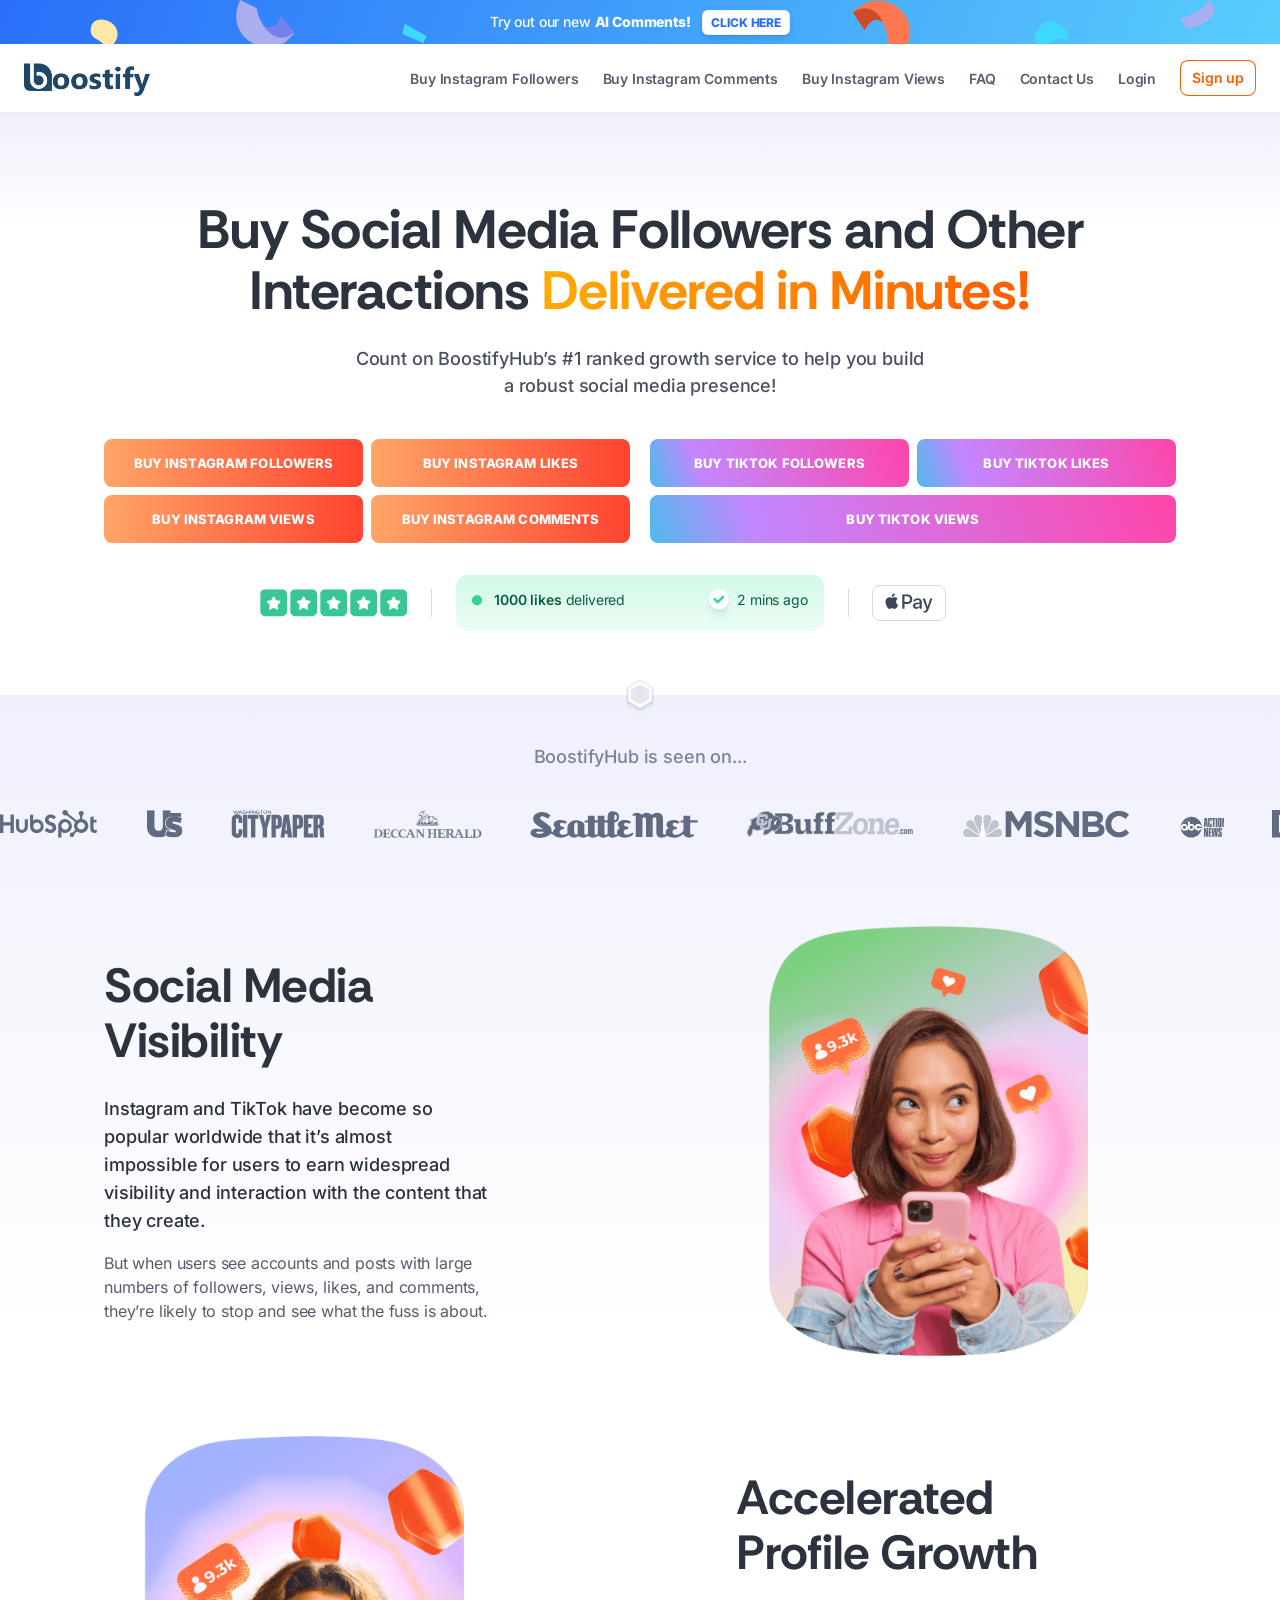
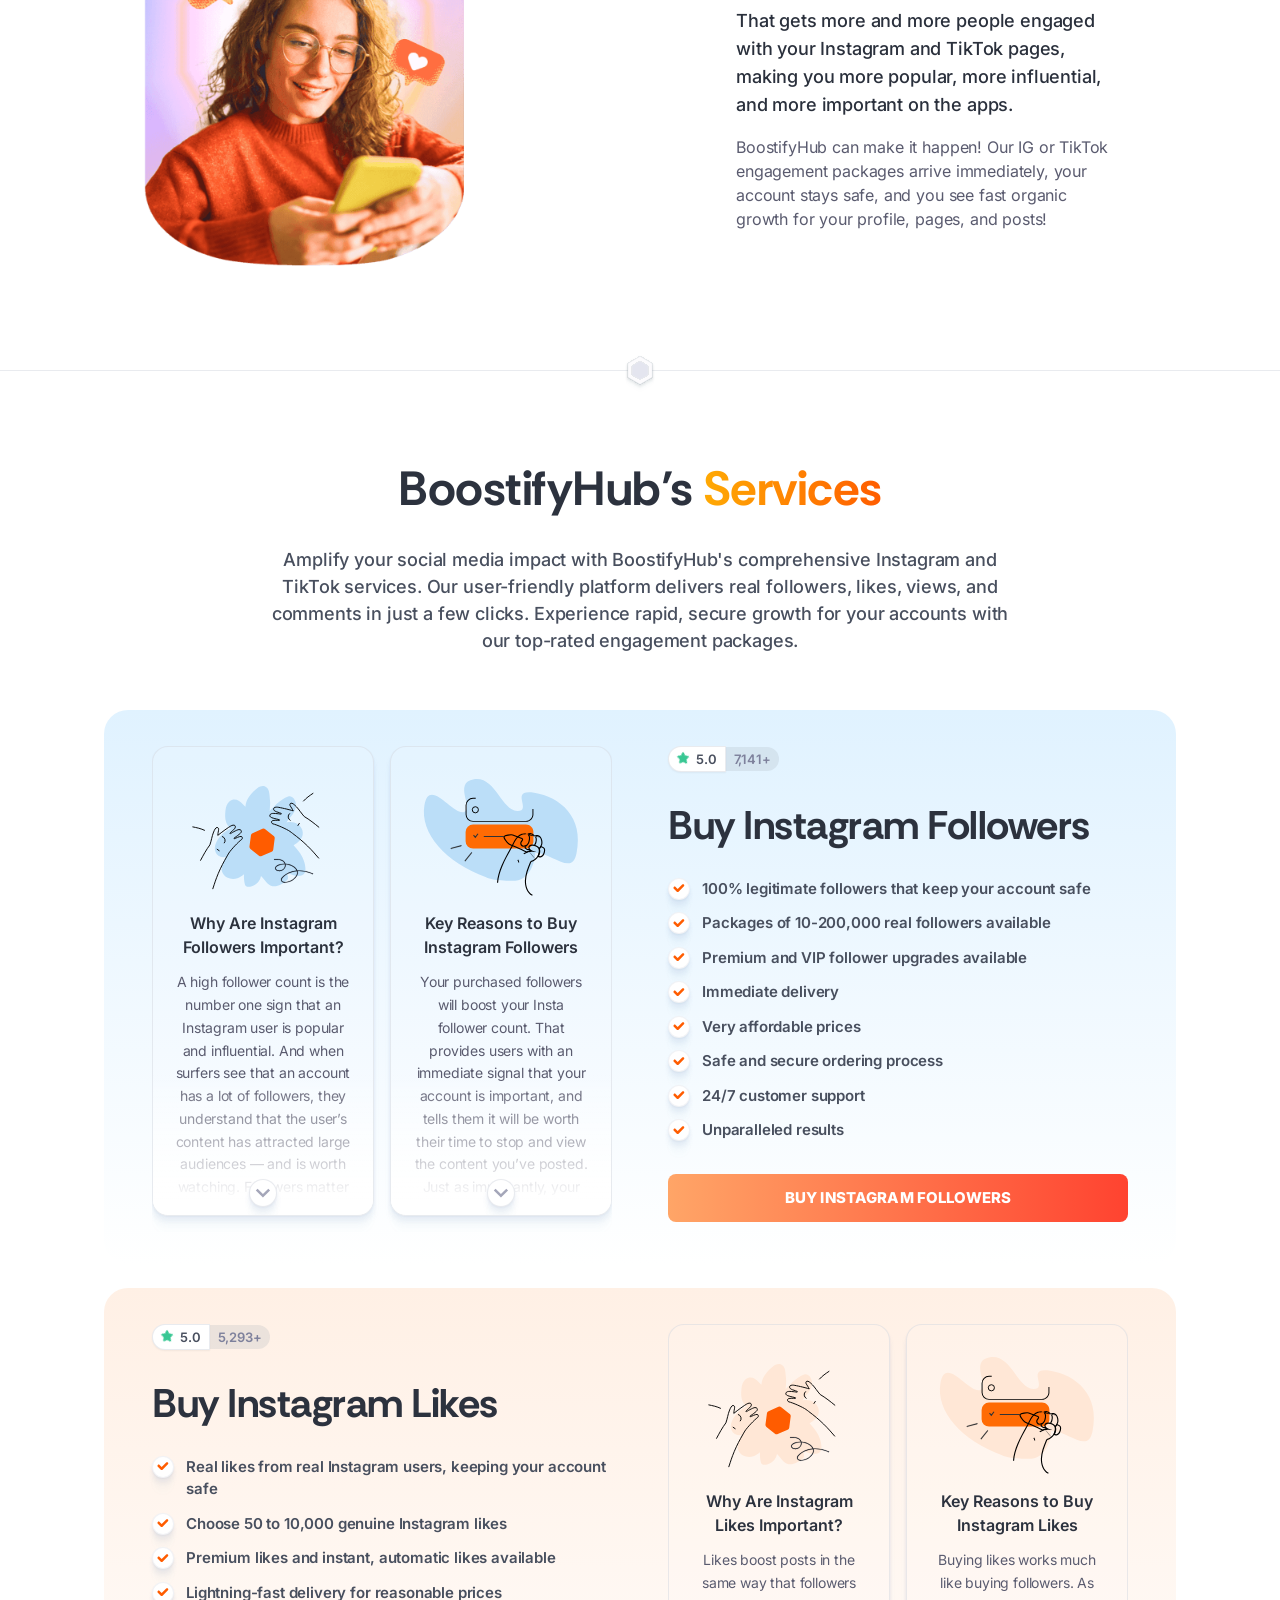
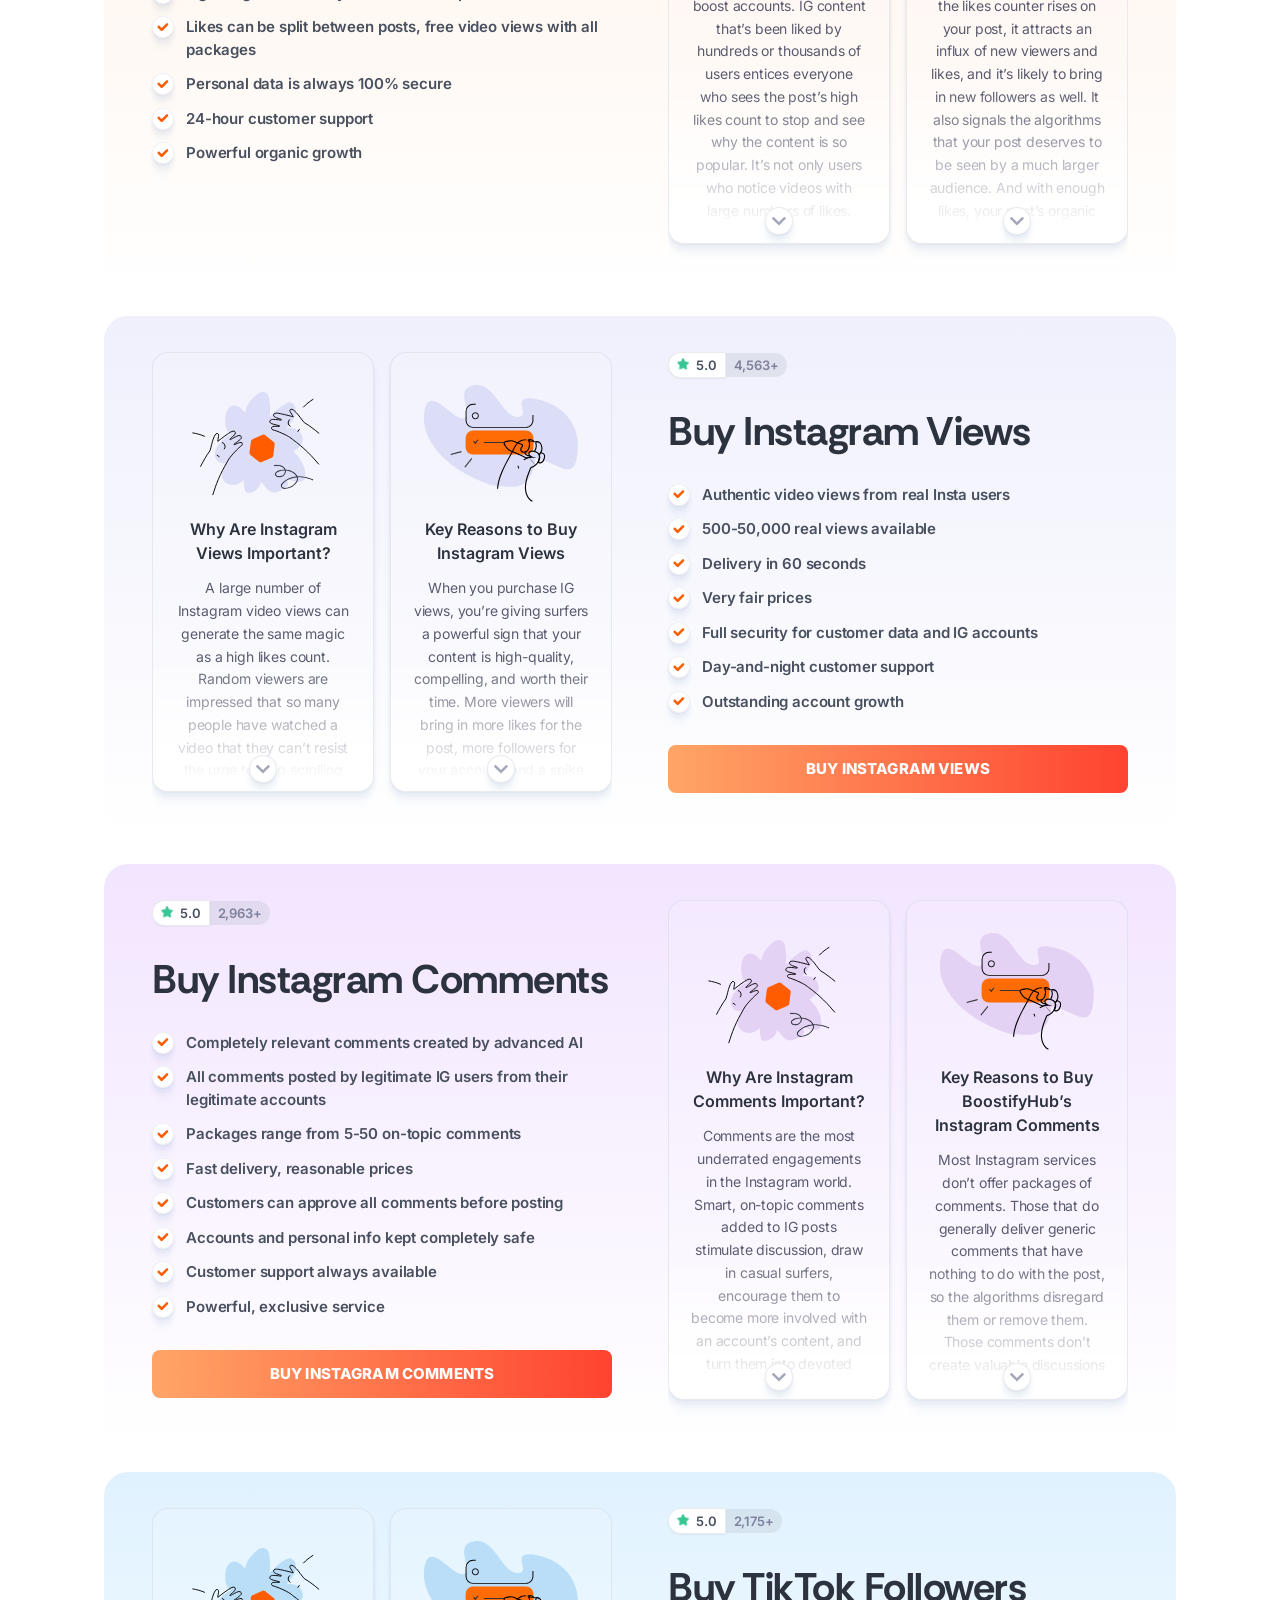
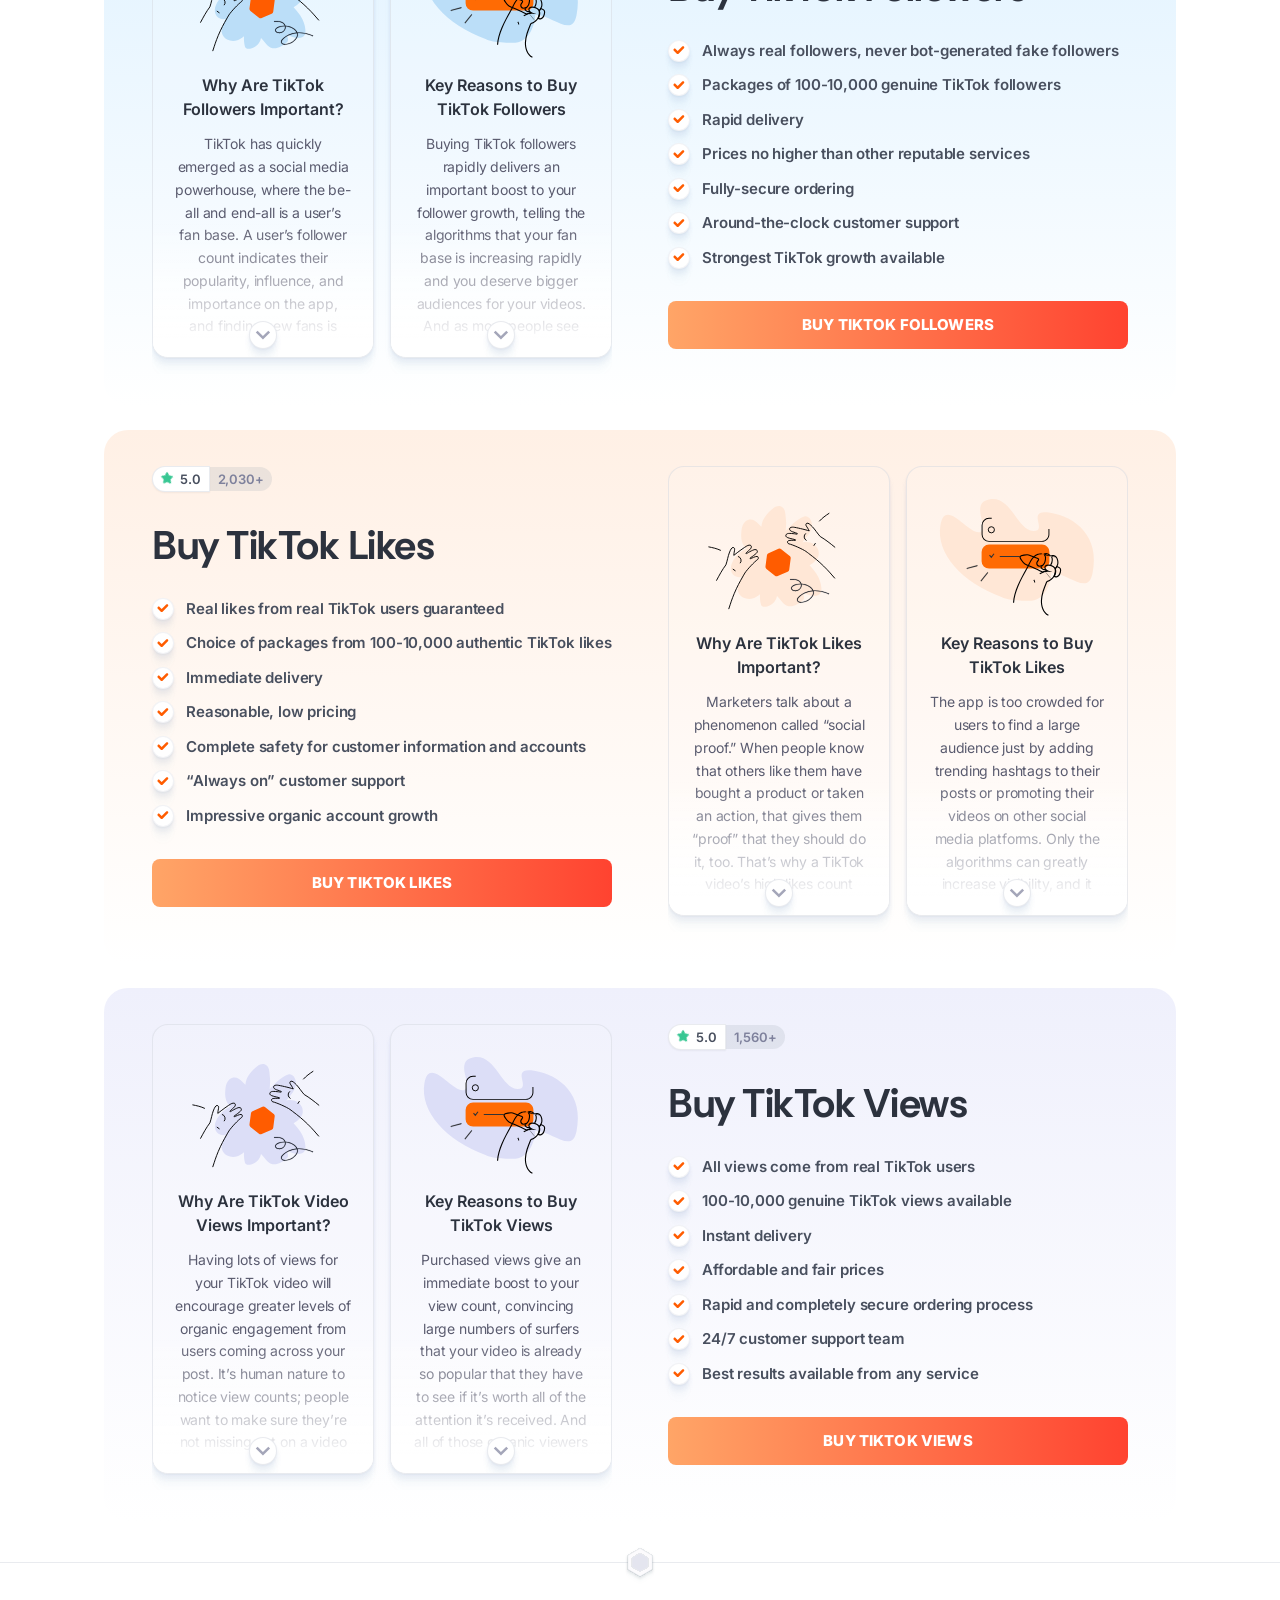
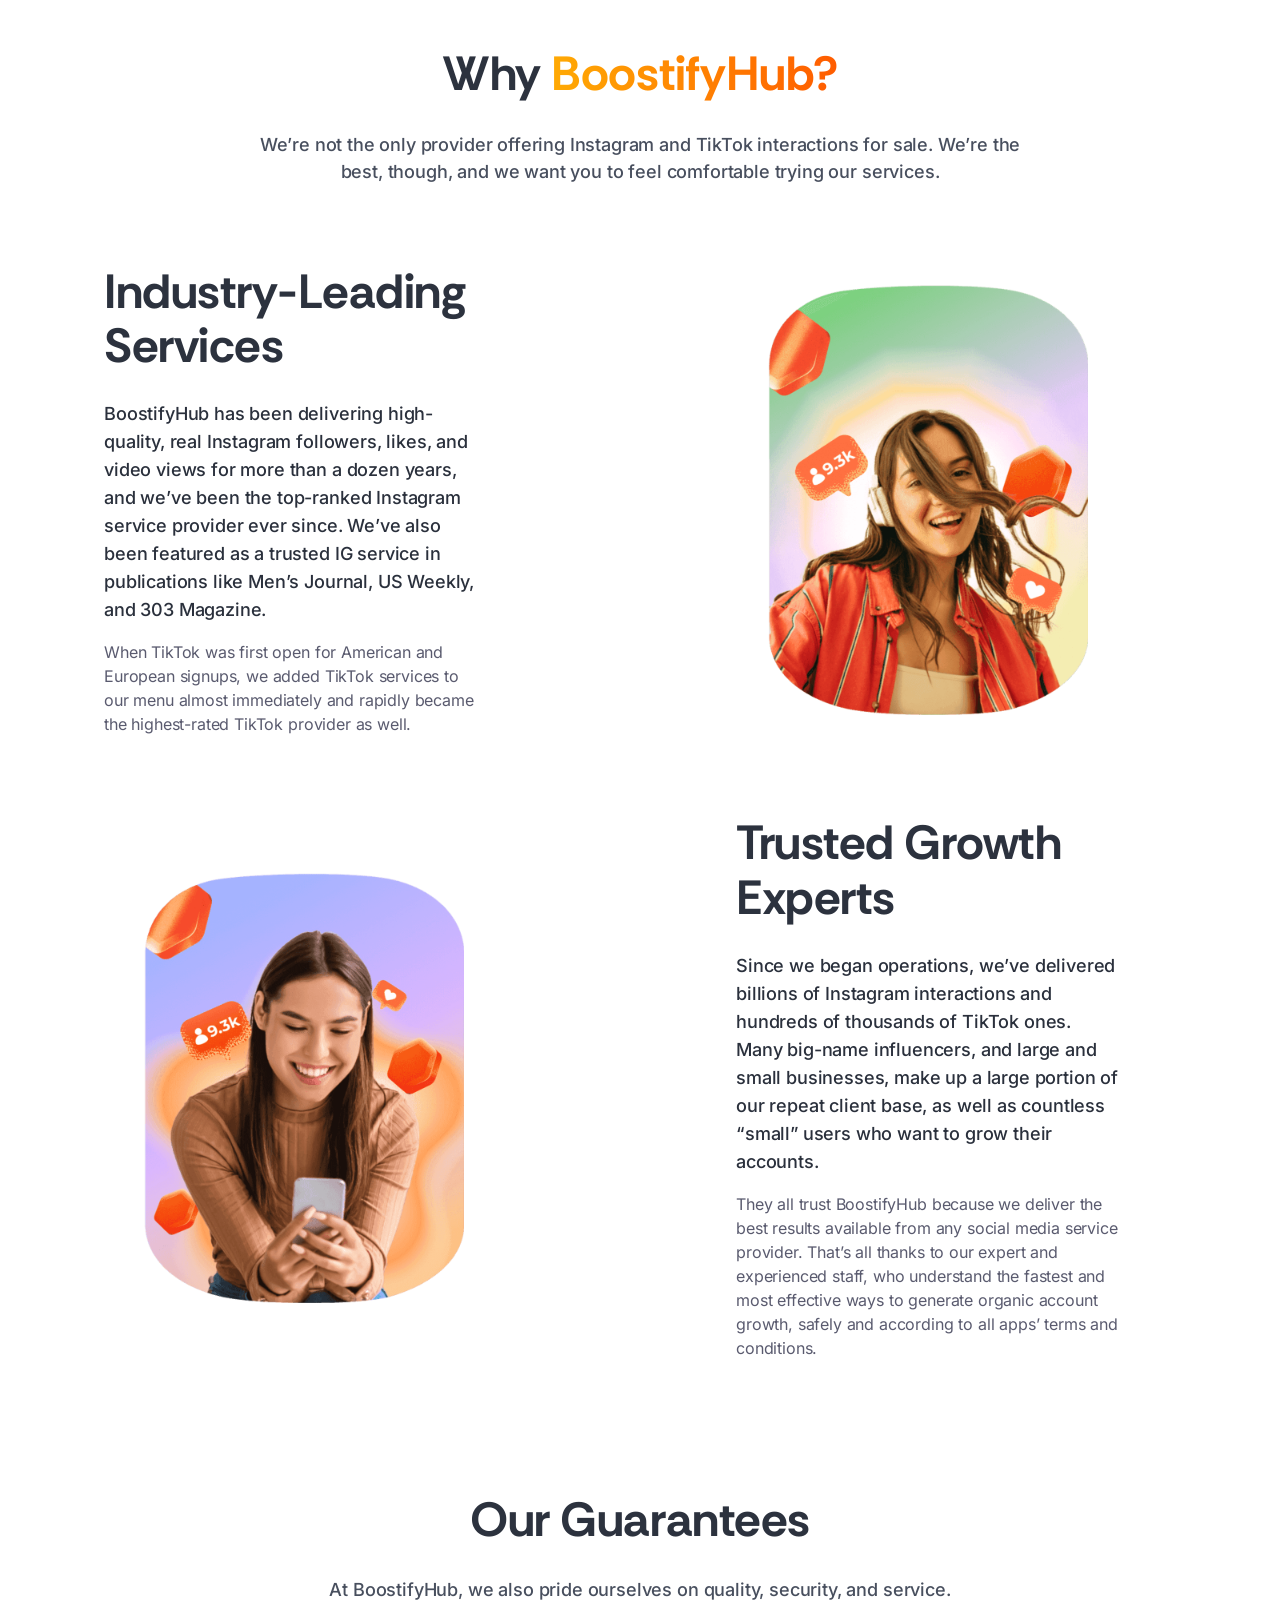
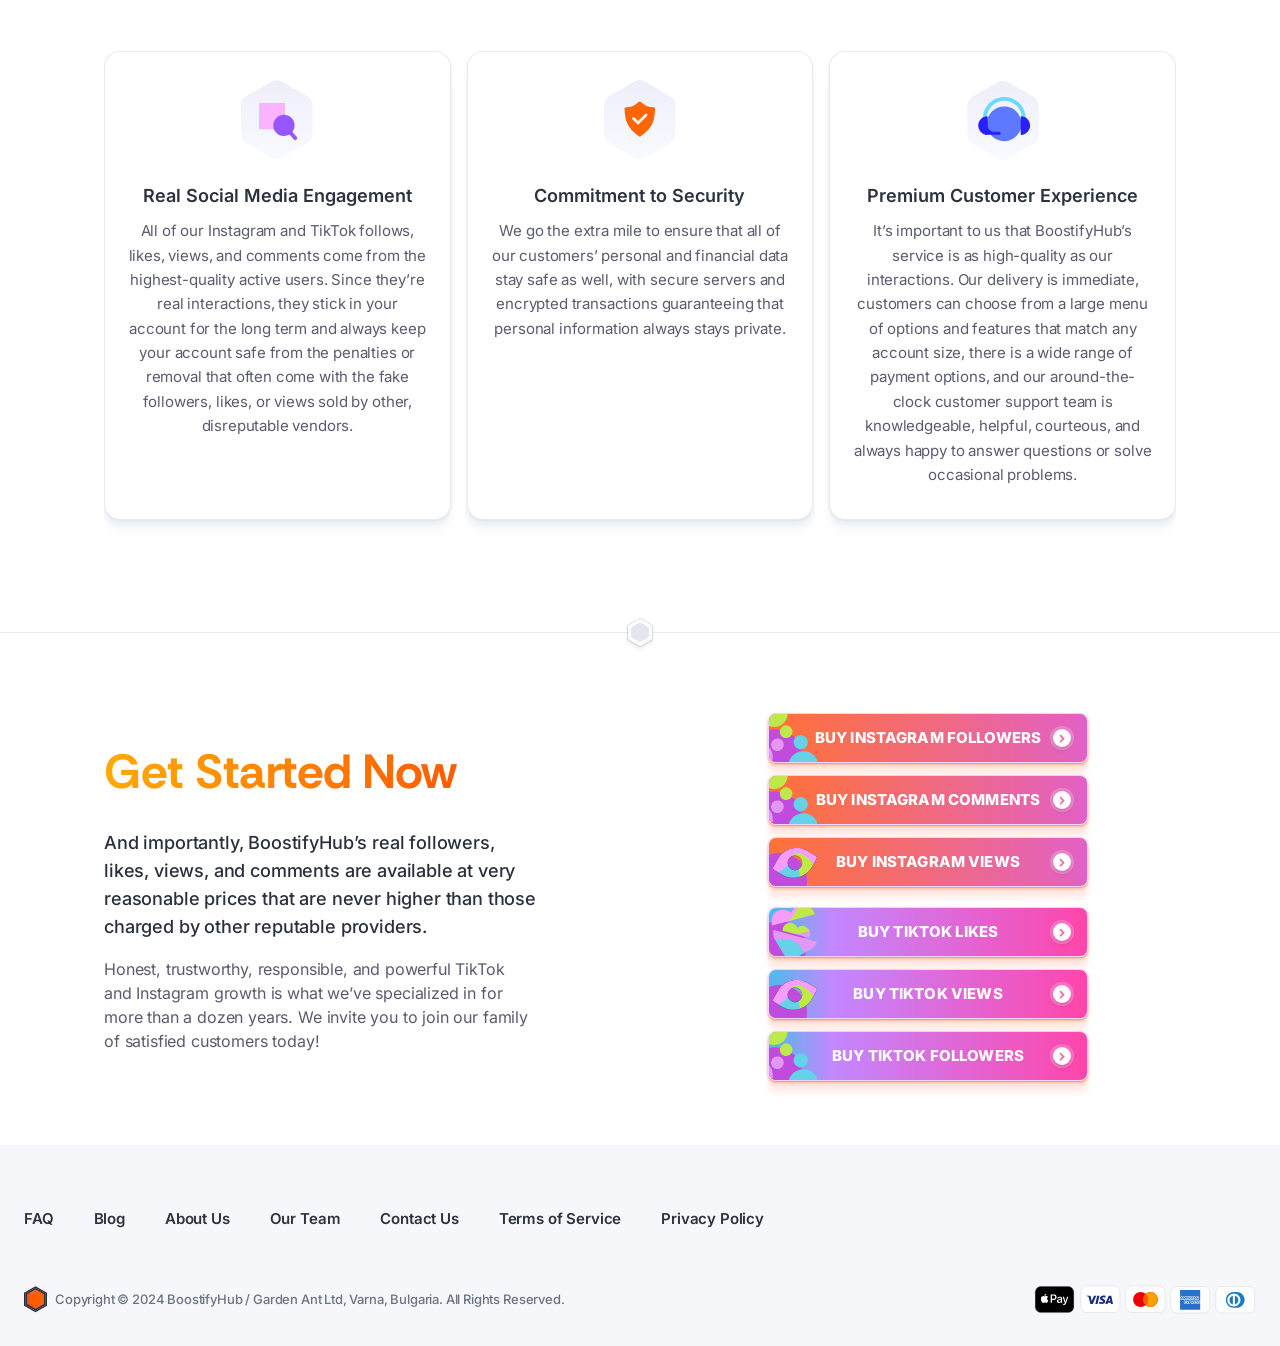
<file: index.html>
<!DOCTYPE html>
<html>

<head>
    <meta charset="UTF-8">

    <title>BoostifyHub: Buy Instagram Followers, Likes &amp; More</title>
    <meta name="viewport" content="width=device-width, initial-scale=1.0">


    <meta name="twitter:image" content="/wp-content/themes/buzz/v2/assets/images/logo-icon.png" />
    <meta property="og:image:secure_url" content="/wp-content/themes/buzz/v2/assets/images/logo-icon.png" />
    <meta property="og:image" content="/wp-content/themes/buzz/v2/assets/images/logo-icon.png" />
    <meta name="theme-color" content="#3454d1">

    <link rel="preconnect" href="https://fonts.googleapis.com">
    <link rel="preconnect" href="https://fonts.gstatic.com" crossorigin>
    <link rel="preconnect" href="https://cdnjs.cloudflare.com/">
    <link rel="preconnect" href="https://www.googletagmanager.com/">
    <link rel="preconnect" href="https://cdn-4.convertexperiments.com">


    <link rel="shortcut icon" href="wp-content/themes/buzz/favico.png" />
    <link rel="shortcut icon" type="image/x-icon" href="wp-content/themes/buzz/v2/assets/images/favicon.ico">


    <link rel="preload" as="font" href="wp-content/themes/buzz/v3/inter-v18-latin-500-D2bGa7uu.woff2" crossorigin>
    <link rel="preload" as="font" href="wp-content/themes/buzz/v3/inter-v18-latin-800-qNthNgub.woff2" crossorigin>
    <link rel="preload" as="font" href="wp-content/themes/buzz/v3/inter-v18-latin-600-D273HNI0.woff2" crossorigin>
    <link rel="preload" as="font" href="wp-content/themes/buzz/v3/inter-v18-latin-700-Sckx8rpT.woff2" crossorigin>
    <link rel="preload" as="font" href="wp-content/themes/buzz/v3/rethink-sans-v5-latin-700-BtZJnexq.woff2" crossorigin>
    <link rel="preload" as="font" href="wp-content/themes/buzz/v3/inter-v18-latin-regular-BOOGhInR.woff2" crossorigin>

    <link data-minify="1" rel="stylesheet" type="text/css" href="wp-content/cache/min/1/wp-content/themes/buzz/v3/app-CuNsXOzY.css%3Fver=1734585409.css">

    <style>
        main h1 {
            margin-bottom: .45em !important;
        }
    </style>

    <meta name="heleket" content="b9dcdc13" />
    <meta name="cryptomus" content="dc7a2f7e" />


    <meta name='robots' content='index, follow, max-image-preview:large' />

    <!-- This site is optimized with the Yoast SEO Premium plugin v23.0 (Yoast SEO v23.0) - https://yoast.com/wordpress/plugins/seo/ -->
    <meta name="description" content="We got the competition shaking due to our extremely low prices, unbelievably cheap prices, and amazing customer support. Instagram services just got easier." />
    <link rel="canonical" href="index.html" />
    <meta property="og:locale" content="en_US" />
    <meta property="og:type" content="website" />
    <meta property="og:title" content="BoostifyHub: Buy Instagram Followers, Likes &amp; More | Now $0.49" />
    <meta property="og:description" content="We got the competition shaking due to our extremely low prices, unbelievably cheap prices, and amazing customer support. Instagram services just got easier." />
    <meta property="og:url" content="/" />
    <meta property="og:site_name" content="BoostifyHub" />
    <meta property="article:modified_time" content="2024-10-02T08:55:52+00:00" />
    <meta property="og:image" content="/wp-content/uploads/2023/08/A_Throwback_to_Early_YouTube__What_Is_the_First_Video_Uploaded_to_the_Platform_.png" />
    <meta property="og:image:width" content="1792" />
    <meta property="og:image:height" content="1024" />
    <meta property="og:image:type" content="image/png" />
    <meta name="twitter:card" content="summary_large_image" />
    <meta name="twitter:title" content="BoostifyHub: Buy Instagram Followers, Likes &amp; More | Now $0.49" />
    <meta name="twitter:description" content="We got the competition shaking due to our extremely low prices, unbelievably cheap prices, and amazing customer support. Instagram services just got easier." />
   
   
   <!-- Google tag (gtag.js) -->
<script async src="https://www.googletagmanager.com/gtag/js?id=G-LCGP0REDND"></script>
<script>
  window.dataLayer = window.dataLayer || [];
  function gtag(){dataLayer.push(arguments);}
  gtag('js', new Date());

  gtag('config', 'G-LCGP0REDND');
</script>



    <style id='classic-theme-styles-inline-css' type='text/css'>
        /*! This file is auto-generated */
        
        .wp-block-button__link {
            color: #fff;
            background-color: #32373c;
            border-radius: 9999px;
            box-shadow: none;
            text-decoration: none;
            padding: calc(.667em + 2px) calc(1.333em + 2px);
            font-size: 1.125em
        }
        
        .wp-block-file__button {
            background: #32373c;
            color: #fff;
            text-decoration: none
        }
    </style>
    <style id='global-styles-inline-css' type='text/css'>
         :root {
            --wp--preset--aspect-ratio--square: 1;
            --wp--preset--aspect-ratio--4-3: 4/3;
            --wp--preset--aspect-ratio--3-4: 3/4;
            --wp--preset--aspect-ratio--3-2: 3/2;
            --wp--preset--aspect-ratio--2-3: 2/3;
            --wp--preset--aspect-ratio--16-9: 16/9;
            --wp--preset--aspect-ratio--9-16: 9/16;
            --wp--preset--color--black: #000000;
            --wp--preset--color--cyan-bluish-gray: #abb8c3;
            --wp--preset--color--white: #ffffff;
            --wp--preset--color--pale-pink: #f78da7;
            --wp--preset--color--vivid-red: #cf2e2e;
            --wp--preset--color--luminous-vivid-orange: #ff6900;
            --wp--preset--color--luminous-vivid-amber: #fcb900;
            --wp--preset--color--light-green-cyan: #7bdcb5;
            --wp--preset--color--vivid-green-cyan: #00d084;
            --wp--preset--color--pale-cyan-blue: #8ed1fc;
            --wp--preset--color--vivid-cyan-blue: #0693e3;
            --wp--preset--color--vivid-purple: #9b51e0;
            --wp--preset--gradient--vivid-cyan-blue-to-vivid-purple: linear-gradient(135deg, rgba(6, 147, 227, 1) 0%, rgb(155, 81, 224) 100%);
            --wp--preset--gradient--light-green-cyan-to-vivid-green-cyan: linear-gradient(135deg, rgb(122, 220, 180) 0%, rgb(0, 208, 130) 100%);
            --wp--preset--gradient--luminous-vivid-amber-to-luminous-vivid-orange: linear-gradient(135deg, rgba(252, 185, 0, 1) 0%, rgba(255, 105, 0, 1) 100%);
            --wp--preset--gradient--luminous-vivid-orange-to-vivid-red: linear-gradient(135deg, rgba(255, 105, 0, 1) 0%, rgb(207, 46, 46) 100%);
            --wp--preset--gradient--very-light-gray-to-cyan-bluish-gray: linear-gradient(135deg, rgb(238, 238, 238) 0%, rgb(169, 184, 195) 100%);
            --wp--preset--gradient--cool-to-warm-spectrum: linear-gradient(135deg, rgb(74, 234, 220) 0%, rgb(151, 120, 209) 20%, rgb(207, 42, 186) 40%, rgb(238, 44, 130) 60%, rgb(251, 105, 98) 80%, rgb(254, 248, 76) 100%);
            --wp--preset--gradient--blush-light-purple: linear-gradient(135deg, rgb(255, 206, 236) 0%, rgb(152, 150, 240) 100%);
            --wp--preset--gradient--blush-bordeaux: linear-gradient(135deg, rgb(254, 205, 165) 0%, rgb(254, 45, 45) 50%, rgb(107, 0, 62) 100%);
            --wp--preset--gradient--luminous-dusk: linear-gradient(135deg, rgb(255, 203, 112) 0%, rgb(199, 81, 192) 50%, rgb(65, 88, 208) 100%);
            --wp--preset--gradient--pale-ocean: linear-gradient(135deg, rgb(255, 245, 203) 0%, rgb(182, 227, 212) 50%, rgb(51, 167, 181) 100%);
            --wp--preset--gradient--electric-grass: linear-gradient(135deg, rgb(202, 248, 128) 0%, rgb(113, 206, 126) 100%);
            --wp--preset--gradient--midnight: linear-gradient(135deg, rgb(2, 3, 129) 0%, rgb(40, 116, 252) 100%);
            --wp--preset--font-size--small: 13px;
            --wp--preset--font-size--medium: 20px;
            --wp--preset--font-size--large: 36px;
            --wp--preset--font-size--x-large: 42px;
            --wp--preset--spacing--20: 0.44rem;
            --wp--preset--spacing--30: 0.67rem;
            --wp--preset--spacing--40: 1rem;
            --wp--preset--spacing--50: 1.5rem;
            --wp--preset--spacing--60: 2.25rem;
            --wp--preset--spacing--70: 3.38rem;
            --wp--preset--spacing--80: 5.06rem;
            --wp--preset--shadow--natural: 6px 6px 9px rgba(0, 0, 0, 0.2);
            --wp--preset--shadow--deep: 12px 12px 50px rgba(0, 0, 0, 0.4);
            --wp--preset--shadow--sharp: 6px 6px 0px rgba(0, 0, 0, 0.2);
            --wp--preset--shadow--outlined: 6px 6px 0px -3px rgba(255, 255, 255, 1), 6px 6px rgba(0, 0, 0, 1);
            --wp--preset--shadow--crisp: 6px 6px 0px rgba(0, 0, 0, 1);
        }
        
         :where(.is-layout-flex) {
            gap: 0.5em;
        }
        
         :where(.is-layout-grid) {
            gap: 0.5em;
        }
        
        body .is-layout-flex {
            display: flex;
        }
        
        .is-layout-flex {
            flex-wrap: wrap;
            align-items: center;
        }
        
        .is-layout-flex> :is(*, div) {
            margin: 0;
        }
        
        body .is-layout-grid {
            display: grid;
        }
        
        .is-layout-grid> :is(*, div) {
            margin: 0;
        }
        
         :where(.wp-block-columns.is-layout-flex) {
            gap: 2em;
        }
        
         :where(.wp-block-columns.is-layout-grid) {
            gap: 2em;
        }
        
         :where(.wp-block-post-template.is-layout-flex) {
            gap: 1.25em;
        }
        
         :where(.wp-block-post-template.is-layout-grid) {
            gap: 1.25em;
        }
        
        .has-black-color {
            color: var(--wp--preset--color--black) !important;
        }
        
        .has-cyan-bluish-gray-color {
            color: var(--wp--preset--color--cyan-bluish-gray) !important;
        }
        
        .has-white-color {
            color: var(--wp--preset--color--white) !important;
        }
        
        .has-pale-pink-color {
            color: var(--wp--preset--color--pale-pink) !important;
        }
        
        .has-vivid-red-color {
            color: var(--wp--preset--color--vivid-red) !important;
        }
        
        .has-luminous-vivid-orange-color {
            color: var(--wp--preset--color--luminous-vivid-orange) !important;
        }
        
        .has-luminous-vivid-amber-color {
            color: var(--wp--preset--color--luminous-vivid-amber) !important;
        }
        
        .has-light-green-cyan-color {
            color: var(--wp--preset--color--light-green-cyan) !important;
        }
        
        .has-vivid-green-cyan-color {
            color: var(--wp--preset--color--vivid-green-cyan) !important;
        }
        
        .has-pale-cyan-blue-color {
            color: var(--wp--preset--color--pale-cyan-blue) !important;
        }
        
        .has-vivid-cyan-blue-color {
            color: var(--wp--preset--color--vivid-cyan-blue) !important;
        }
        
        .has-vivid-purple-color {
            color: var(--wp--preset--color--vivid-purple) !important;
        }
        
        .has-black-background-color {
            background-color: var(--wp--preset--color--black) !important;
        }
        
        .has-cyan-bluish-gray-background-color {
            background-color: var(--wp--preset--color--cyan-bluish-gray) !important;
        }
        
        .has-white-background-color {
            background-color: var(--wp--preset--color--white) !important;
        }
        
        .has-pale-pink-background-color {
            background-color: var(--wp--preset--color--pale-pink) !important;
        }
        
        .has-vivid-red-background-color {
            background-color: var(--wp--preset--color--vivid-red) !important;
        }
        
        .has-luminous-vivid-orange-background-color {
            background-color: var(--wp--preset--color--luminous-vivid-orange) !important;
        }
        
        .has-luminous-vivid-amber-background-color {
            background-color: var(--wp--preset--color--luminous-vivid-amber) !important;
        }
        
        .has-light-green-cyan-background-color {
            background-color: var(--wp--preset--color--light-green-cyan) !important;
        }
        
        .has-vivid-green-cyan-background-color {
            background-color: var(--wp--preset--color--vivid-green-cyan) !important;
        }
        
        .has-pale-cyan-blue-background-color {
            background-color: var(--wp--preset--color--pale-cyan-blue) !important;
        }
        
        .has-vivid-cyan-blue-background-color {
            background-color: var(--wp--preset--color--vivid-cyan-blue) !important;
        }
        
        .has-vivid-purple-background-color {
            background-color: var(--wp--preset--color--vivid-purple) !important;
        }
        
        .has-black-border-color {
            border-color: var(--wp--preset--color--black) !important;
        }
        
        .has-cyan-bluish-gray-border-color {
            border-color: var(--wp--preset--color--cyan-bluish-gray) !important;
        }
        
        .has-white-border-color {
            border-color: var(--wp--preset--color--white) !important;
        }
        
        .has-pale-pink-border-color {
            border-color: var(--wp--preset--color--pale-pink) !important;
        }
        
        .has-vivid-red-border-color {
            border-color: var(--wp--preset--color--vivid-red) !important;
        }
        
        .has-luminous-vivid-orange-border-color {
            border-color: var(--wp--preset--color--luminous-vivid-orange) !important;
        }
        
        .has-luminous-vivid-amber-border-color {
            border-color: var(--wp--preset--color--luminous-vivid-amber) !important;
        }
        
        .has-light-green-cyan-border-color {
            border-color: var(--wp--preset--color--light-green-cyan) !important;
        }
        
        .has-vivid-green-cyan-border-color {
            border-color: var(--wp--preset--color--vivid-green-cyan) !important;
        }
        
        .has-pale-cyan-blue-border-color {
            border-color: var(--wp--preset--color--pale-cyan-blue) !important;
        }
        
        .has-vivid-cyan-blue-border-color {
            border-color: var(--wp--preset--color--vivid-cyan-blue) !important;
        }
        
        .has-vivid-purple-border-color {
            border-color: var(--wp--preset--color--vivid-purple) !important;
        }
        
        .has-vivid-cyan-blue-to-vivid-purple-gradient-background {
            background: var(--wp--preset--gradient--vivid-cyan-blue-to-vivid-purple) !important;
        }
        
        .has-light-green-cyan-to-vivid-green-cyan-gradient-background {
            background: var(--wp--preset--gradient--light-green-cyan-to-vivid-green-cyan) !important;
        }
        
        .has-luminous-vivid-amber-to-luminous-vivid-orange-gradient-background {
            background: var(--wp--preset--gradient--luminous-vivid-amber-to-luminous-vivid-orange) !important;
        }
        
        .has-luminous-vivid-orange-to-vivid-red-gradient-background {
            background: var(--wp--preset--gradient--luminous-vivid-orange-to-vivid-red) !important;
        }
        
        .has-very-light-gray-to-cyan-bluish-gray-gradient-background {
            background: var(--wp--preset--gradient--very-light-gray-to-cyan-bluish-gray) !important;
        }
        
        .has-cool-to-warm-spectrum-gradient-background {
            background: var(--wp--preset--gradient--cool-to-warm-spectrum) !important;
        }
        
        .has-blush-light-purple-gradient-background {
            background: var(--wp--preset--gradient--blush-light-purple) !important;
        }
        
        .has-blush-bordeaux-gradient-background {
            background: var(--wp--preset--gradient--blush-bordeaux) !important;
        }
        
        .has-luminous-dusk-gradient-background {
            background: var(--wp--preset--gradient--luminous-dusk) !important;
        }
        
        .has-pale-ocean-gradient-background {
            background: var(--wp--preset--gradient--pale-ocean) !important;
        }
        
        .has-electric-grass-gradient-background {
            background: var(--wp--preset--gradient--electric-grass) !important;
        }
        
        .has-midnight-gradient-background {
            background: var(--wp--preset--gradient--midnight) !important;
        }
        
        .has-small-font-size {
            font-size: var(--wp--preset--font-size--small) !important;
        }
        
        .has-medium-font-size {
            font-size: var(--wp--preset--font-size--medium) !important;
        }
        
        .has-large-font-size {
            font-size: var(--wp--preset--font-size--large) !important;
        }
        
        .has-x-large-font-size {
            font-size: var(--wp--preset--font-size--x-large) !important;
        }
        
         :where(.wp-block-post-template.is-layout-flex) {
            gap: 1.25em;
        }
        
         :where(.wp-block-post-template.is-layout-grid) {
            gap: 1.25em;
        }
        
         :where(.wp-block-columns.is-layout-flex) {
            gap: 2em;
        }
        
         :where(.wp-block-columns.is-layout-grid) {
            gap: 2em;
        }
        
         :root :where(.wp-block-pullquote) {
            font-size: 1.5em;
            line-height: 1.6;
        }
    </style>
    <link data-minify="1" rel='stylesheet' id='trp-language-switcher-style-css' href='wp-content/cache/min/1/wp-content/plugins/translatepress-multilingual/assets/css/trp-language-switcher.css%3Fver=1734585409.css' type='text/css' media='all' />
    <link rel="alternate" hreflang="en-US" href="index.html" />
    <link rel="alternate" hreflang="fr-FR" href="https://boostifyhub.org/fr/" />
    <link rel="alternate" hreflang="de-DE" href="https://boostifyhub.org/de/" />
    <link rel="alternate" hreflang="pt-BR" href="https://boostifyhub.org/pt/" />
    <link rel="alternate" hreflang="nl-NL" href="https://boostifyhub.org/nl/" />
    <link rel="alternate" hreflang="en" href="index.html" />
    <link rel="alternate" hreflang="fr" href="https://boostifyhub.org/fr/" />
    <link rel="alternate" hreflang="de" href="https://boostifyhub.org/de/" />
    <link rel="alternate" hreflang="pt" href="https://boostifyhub.org/pt/" />
    <link rel="alternate" hreflang="nl" href="https://boostifyhub.org/nl/" />
    <link rel="alternate" hreflang="x-default" href="index.html" />
    <link rel="icon" href="https://boostifyhub.org/wp-content/uploads/2015/12/cropped-BoostifyHub-logo-32x32.png" sizes="32x32" />
    <link rel="icon" href="https://boostifyhub.org/wp-content/uploads/2015/12/cropped-BoostifyHub-logo-192x192.png" sizes="192x192" />
    <link rel="apple-touch-icon" href="https://boostifyhub.org/wp-content/uploads/2015/12/cropped-BoostifyHub-logo-180x180.png" />
    <meta name="msapplication-TileImage" content="/wp-content/uploads/2015/12/cropped-BoostifyHub-logo-270x270.png" />
    <noscript><style id="rocket-lazyload-nojs-css">.rll-youtube-player, [data-lazy-src]{display:none !important;}</style></noscript>
    <style>
        .unrecognized-transform-origin-axis-x {}
    </style>
    
    <!-- Smartsupp Live Chat script -->
<script type="text/javascript">
var _smartsupp = _smartsupp || {};
_smartsupp.key = '54883f690027f8c03133e48bb490c0564daa232d';
window.smartsupp||(function(d) {
  var s,c,o=smartsupp=function(){ o._.push(arguments)};o._=[];
  s=d.getElementsByTagName('script')[0];c=d.createElement('script');
  c.type='text/javascript';c.charset='utf-8';c.async=true;
  c.src='https://www.smartsuppchat.com/loader.js?';s.parentNode.insertBefore(c,s);
})(document);
</script>

<script type="text/javascript">
    (function() {
        var options = {
            whatsapp: "+2347083110926", // WhatsApp number
            call_to_action: "Chat With Us", // Call to action
            position: "left", // Position may be 'right' or 'left'
        };
        var proto = document.location.protocol,
            host = "getbutton.io",
            url = proto + "//static." + host;
        var s = document.createElement('script');
        s.type = 'text/javascript';
        s.async = true;
        s.src = url + '/widget-send-button/js/init.js';
        s.onload = function() {
            WhWidgetSendButton.init(host, proto, options);
        };
        var x = document.getElementsByTagName('script')[0];
        x.parentNode.insertBefore(s, x);
    })();
</script></head>

<body class="show-upsell-bar">

    <!-- Google Tag Manager (noscript) -->
    <noscript><iframe src="https://www.googletagmanager.com/ns.html?id=GTM-WZMH4S8" height="0" width="0" style="display:none;visibility:hidden"></iframe></noscript>
    <!-- End Google Tag Manager (noscript) -->

    <header class="app-header tw-w-full tw-fixed tw-top-0 tw-left-0 tw-bg-white tw-duration-200 tw-z-[100]" style="max-width:100vw">
        <div class="app-header__inner tw-w-full tw-top-0 tw-left-0 tw-border-b tw-border-app-gray-400/50 tw-z-[11] tw-duration-200">
            <div class="app-topbar md:tw-grid md:tw-grid-cols-3 tw-bg-gradient-110 tw-from-app-blue tw-to-app-blue-800">
                <div class="tw-bg-[url('../images/plug-left.svg')] tw-bg-no-repeat tw-bg-right-top -md:tw-hidden"></div>
                <div class="tw-px-4 2xs:tw-px-6 tw-py-2 2xs:tw-py-2.5 md:tw-py-3">
                    <p class="tw-text-white tw-text-xs md:tw-text-sm tw-text-center tw-font-medium tw-whitespace-nowrap tw-relative tw-z-[1]">
                        Try out our new <b class="tw-font-extrabold">AI Comments!</b>
                        <a href="index.html#buyigcomments" class="tw-ml-1 md:tw-ml-2 tw-bg-white tw-text-app-blue tw-uppercase tw-font-extrabold tw-text-3xs md:tw-text-xs tw-border tw-border-app-gray-400/40 tw-shadow-md tw-rounded-[6px] tw-px-1.5 md:tw-px-2 tw-py-[3px] md:tw-py-1 tw-transition-all hover:tw-shadow-none">Click
                Here</a>
                    </p>
                </div>
                <div class="tw-bg-[url('../images/plug-right.svg')] tw-bg-no-repeat tw-bg-left-top -md:tw-hidden"></div>
            </div>
            <div class="tw-wrapper tw-max-w-none xl:px-8 tw-bg-white tw-flex tw-items-center tw-justify-between lg:tw-justify-between tw-gap-3.5 xs:tw-gap-6 tw-py-3 md:tw-py-4">
                <div class="tw-flex-initial tw-shrink-0">
                    <a href="index.html" aria-label="BoostifyHub">
                        <img src="logo.png" alt="BoostifyHub" class="tw-h-8 xl:tw-h-9 2xl:tw-h-10 no-lazy" style="max-width:141px">
                    </a>
                </div>
                <div class="lg:tw-hidden tw-flex-1">
                    <a href="https://boostifyhub.org/reviews/" data-tracked="true" class="tw-flex tw-items-center tw-justify-end tw-gap-1.5">
                        <span class="tw-text-app-gray-600 tw-font-semibold tw-text-0.5sm xs:tw-text-sm">5.0</span>
                        <ul class="tw-flex tw-gap-0.5 app-stars [&_li]:tw-w-4 2xs:[&_li]:tw-w-5">
                            <li>
                                <svg width="27" height="26" viewBox="0 0 27 26" fill="none" xmlns="http://www.w3.org/2000/svg">
                    <path fill-rule="evenodd" clip-rule="evenodd"
                        d="M4.78977 -0.00292969C2.30622 -0.00292969 0.292908 2.01039 0.292908 4.49394V21.2528C0.292908 23.7364 2.30622 25.7497 4.78977 25.7497H21.5487C24.0322 25.7497 26.0455 23.7364 26.0455 21.2528V4.49394C26.0455 2.01039 24.0322 -0.00292969 21.5487 -0.00292969H4.78977ZM7.31955 10.8464C6.63222 10.944 6.34972 11.7832 6.83811 12.2766L9.08307 14.5445C9.27545 14.7388 9.36181 15.0143 9.31481 15.2837L8.76471 18.4367C8.64405 19.1283 9.37092 19.6565 9.99146 19.3282L12.7257 17.8818C12.9761 17.7493 13.2764 17.7512 13.5251 17.887L16.2418 19.3697C16.8579 19.706 17.5915 19.1875 17.4801 18.4945L16.9715 15.3311C16.9281 15.0612 17.0181 14.7869 17.213 14.5951L19.4836 12.3613C19.9785 11.8744 19.7071 11.0315 19.0211 10.9249L15.9359 10.4456C15.6597 10.4027 15.4226 10.2258 15.3028 9.9733L13.9544 7.13312C13.6512 6.49458 12.7446 6.48884 12.4333 7.12349L11.0506 9.94331C10.9274 10.1944 10.688 10.3683 10.4111 10.4076L7.31955 10.8464Z"
                        fill="#38C793"></path>
                    </svg>

                            </li>
                            <li>
                                <svg width="27" height="26" viewBox="0 0 27 26" fill="none" xmlns="http://www.w3.org/2000/svg">
                    <path fill-rule="evenodd" clip-rule="evenodd"
                        d="M4.78977 -0.00292969C2.30622 -0.00292969 0.292908 2.01039 0.292908 4.49394V21.2528C0.292908 23.7364 2.30622 25.7497 4.78977 25.7497H21.5487C24.0322 25.7497 26.0455 23.7364 26.0455 21.2528V4.49394C26.0455 2.01039 24.0322 -0.00292969 21.5487 -0.00292969H4.78977ZM7.31955 10.8464C6.63222 10.944 6.34972 11.7832 6.83811 12.2766L9.08307 14.5445C9.27545 14.7388 9.36181 15.0143 9.31481 15.2837L8.76471 18.4367C8.64405 19.1283 9.37092 19.6565 9.99146 19.3282L12.7257 17.8818C12.9761 17.7493 13.2764 17.7512 13.5251 17.887L16.2418 19.3697C16.8579 19.706 17.5915 19.1875 17.4801 18.4945L16.9715 15.3311C16.9281 15.0612 17.0181 14.7869 17.213 14.5951L19.4836 12.3613C19.9785 11.8744 19.7071 11.0315 19.0211 10.9249L15.9359 10.4456C15.6597 10.4027 15.4226 10.2258 15.3028 9.9733L13.9544 7.13312C13.6512 6.49458 12.7446 6.48884 12.4333 7.12349L11.0506 9.94331C10.9274 10.1944 10.688 10.3683 10.4111 10.4076L7.31955 10.8464Z"
                        fill="#38C793"></path>
                    </svg>

                            </li>
                            <li>
                                <svg width="27" height="26" viewBox="0 0 27 26" fill="none" xmlns="http://www.w3.org/2000/svg">
                    <path fill-rule="evenodd" clip-rule="evenodd"
                        d="M4.78977 -0.00292969C2.30622 -0.00292969 0.292908 2.01039 0.292908 4.49394V21.2528C0.292908 23.7364 2.30622 25.7497 4.78977 25.7497H21.5487C24.0322 25.7497 26.0455 23.7364 26.0455 21.2528V4.49394C26.0455 2.01039 24.0322 -0.00292969 21.5487 -0.00292969H4.78977ZM7.31955 10.8464C6.63222 10.944 6.34972 11.7832 6.83811 12.2766L9.08307 14.5445C9.27545 14.7388 9.36181 15.0143 9.31481 15.2837L8.76471 18.4367C8.64405 19.1283 9.37092 19.6565 9.99146 19.3282L12.7257 17.8818C12.9761 17.7493 13.2764 17.7512 13.5251 17.887L16.2418 19.3697C16.8579 19.706 17.5915 19.1875 17.4801 18.4945L16.9715 15.3311C16.9281 15.0612 17.0181 14.7869 17.213 14.5951L19.4836 12.3613C19.9785 11.8744 19.7071 11.0315 19.0211 10.9249L15.9359 10.4456C15.6597 10.4027 15.4226 10.2258 15.3028 9.9733L13.9544 7.13312C13.6512 6.49458 12.7446 6.48884 12.4333 7.12349L11.0506 9.94331C10.9274 10.1944 10.688 10.3683 10.4111 10.4076L7.31955 10.8464Z"
                        fill="#38C793"></path>
                    </svg>

                            </li>
                            <li>
                                <svg width="27" height="26" viewBox="0 0 27 26" fill="none" xmlns="http://www.w3.org/2000/svg">
                    <path fill-rule="evenodd" clip-rule="evenodd"
                        d="M4.78977 -0.00292969C2.30622 -0.00292969 0.292908 2.01039 0.292908 4.49394V21.2528C0.292908 23.7364 2.30622 25.7497 4.78977 25.7497H21.5487C24.0322 25.7497 26.0455 23.7364 26.0455 21.2528V4.49394C26.0455 2.01039 24.0322 -0.00292969 21.5487 -0.00292969H4.78977ZM7.31955 10.8464C6.63222 10.944 6.34972 11.7832 6.83811 12.2766L9.08307 14.5445C9.27545 14.7388 9.36181 15.0143 9.31481 15.2837L8.76471 18.4367C8.64405 19.1283 9.37092 19.6565 9.99146 19.3282L12.7257 17.8818C12.9761 17.7493 13.2764 17.7512 13.5251 17.887L16.2418 19.3697C16.8579 19.706 17.5915 19.1875 17.4801 18.4945L16.9715 15.3311C16.9281 15.0612 17.0181 14.7869 17.213 14.5951L19.4836 12.3613C19.9785 11.8744 19.7071 11.0315 19.0211 10.9249L15.9359 10.4456C15.6597 10.4027 15.4226 10.2258 15.3028 9.9733L13.9544 7.13312C13.6512 6.49458 12.7446 6.48884 12.4333 7.12349L11.0506 9.94331C10.9274 10.1944 10.688 10.3683 10.4111 10.4076L7.31955 10.8464Z"
                        fill="#38C793"></path>
                    </svg>

                            </li>
                            <li>
                                <svg width="27" height="26" viewBox="0 0 27 26" fill="none" xmlns="http://www.w3.org/2000/svg">
                    <path fill-rule="evenodd" clip-rule="evenodd"
                        d="M4.78977 -0.00292969C2.30622 -0.00292969 0.292908 2.01039 0.292908 4.49394V21.2528C0.292908 23.7364 2.30622 25.7497 4.78977 25.7497H21.5487C24.0322 25.7497 26.0455 23.7364 26.0455 21.2528V4.49394C26.0455 2.01039 24.0322 -0.00292969 21.5487 -0.00292969H4.78977ZM7.31955 10.8464C6.63222 10.944 6.34972 11.7832 6.83811 12.2766L9.08307 14.5445C9.27545 14.7388 9.36181 15.0143 9.31481 15.2837L8.76471 18.4367C8.64405 19.1283 9.37092 19.6565 9.99146 19.3282L12.7257 17.8818C12.9761 17.7493 13.2764 17.7512 13.5251 17.887L16.2418 19.3697C16.8579 19.706 17.5915 19.1875 17.4801 18.4945L16.9715 15.3311C16.9281 15.0612 17.0181 14.7869 17.213 14.5951L19.4836 12.3613C19.9785 11.8744 19.7071 11.0315 19.0211 10.9249L15.9359 10.4456C15.6597 10.4027 15.4226 10.2258 15.3028 9.9733L13.9544 7.13312C13.6512 6.49458 12.7446 6.48884 12.4333 7.12349L11.0506 9.94331C10.9274 10.1944 10.688 10.3683 10.4111 10.4076L7.31955 10.8464Z"
                        fill="#38C793"></path>
                    </svg>

                            </li>
                        </ul>
                    </a>
                </div>
                <nav class="tw-flex-1 tw-hidden lg:tw-flex tw-justify-end">
                    <ul role="list" class="tw-flex tw-items-center tw-gap-3 xl:tw-gap-6 2xl:tw-gap-8">
             
                        <li>
                            <a href="index.html#buyigfollowers" class="tw-font-semibold tw-text-app-gray-600 tw-text-0.5sm xl:tw-text-sm 2xl:tw-text-0.5base tw-whitespace-nowrap hover:tw-text-app-orange [&.active]:tw-text-app-orange [&.active]:tw-font-semibold tw-transition-colors tw-duration-300 nav-link">
                    Buy Instagram Followers
                </a>

                        </li>
                        <li>
                            <a href="index.html#buyigcomments" class="tw-font-semibold tw-text-app-gray-600 tw-text-0.5sm xl:tw-text-sm 2xl:tw-text-0.5base tw-whitespace-nowrap hover:tw-text-app-orange [&.active]:tw-text-app-orange [&.active]:tw-font-semibold tw-transition-colors tw-duration-300 nav-link">
                    Buy Instagram Comments
                </a>

                        </li>
                        <li>
                            <a href="index.html#buyigviews" class="tw-font-semibold tw-text-app-gray-600 tw-text-0.5sm xl:tw-text-sm 2xl:tw-text-0.5base tw-whitespace-nowrap hover:tw-text-app-orange [&.active]:tw-text-app-orange [&.active]:tw-font-semibold tw-transition-colors tw-duration-300 nav-link">
                    Buy Instagram Views
                </a>

                        </li>
                        <li>
                            <a href="https://boostifyhub.org/faq/" class="tw-font-semibold tw-text-app-gray-600 tw-text-0.5sm xl:tw-text-sm 2xl:tw-text-0.5base tw-whitespace-nowrap hover:tw-text-app-orange [&.active]:tw-text-app-orange [&.active]:tw-font-semibold tw-transition-colors tw-duration-300 nav-link">
                    FAQ
                </a>

                        </li>
                        <li>
                            <a href="https://boostifyhub.org/contact-us/" class="tw-font-semibold tw-text-app-gray-600 tw-text-0.5sm xl:tw-text-sm 2xl:tw-text-0.5base tw-whitespace-nowrap hover:tw-text-app-orange [&.active]:tw-text-app-orange [&.active]:tw-font-semibold tw-transition-colors tw-duration-300 nav-link">
                    Contact Us
                </a>

                        </li>
                        <li>
                            <a href="app/login.html" class="tw-font-semibold tw-text-app-gray-600 tw-text-0.5sm xl:tw-text-sm 2xl:tw-text-0.5base tw-whitespace-nowrap hover:tw-text-app-orange [&.active]:tw-text-app-orange [&.active]:tw-font-semibold tw-transition-colors tw-duration-300 nav-link">
                    Login
                </a>

                        </li>
                        <li>
                            <a class="tw-inline-flex tw-text-center tw-justify-center tw-px-2 xl:tw-px-3 tw-py-1.5 xl:tw-py-2 tw-whitespace-nowrap tw-text-0.5sm xl:tw-text-sm 2xl:tw-text-0.5base tw-rounded-lg tw-ring-1 tw-ring-inset tw-ring-app-orange tw-font-semibold tw-text-app-orange tw-transition-all tw-duration-250 hover:tw-btn-gradient-orange hover:tw-ring-transparent hover:tw-text-white"
                                href="app/register.html">Sign up</a>
                        </li>
                    </ul>

                </nav>
                <div class="tw-flex tw-justify-end tw-gap-2 lg:tw-hidden">
                    <button type="button" aria-label="Toggle navbar" class="app-nav-toggle tw-bg-white tw-rounded-[6px] tw-border tw-border-app-gray-400/50 tw-w-7 tw-h-7 2xs:tw-w-8 2xs:tw-h-8 tw-inline-flex tw-items-center tw-justify-center tw-shadow-md" onclick="document.body.classList.toggle('show-nav');">
                        <span
                        class="icon-nav-toggle tw-w-3 tw-h-2.5 2xs:tw-w-4 2xs:tw-h-3 tw-flex tw-flex-col tw-justify-between tw-items-center tw-cursor-pointer">
                        <span
                            class="tw-flex tw-w-3 2xs:tw-w-4 tw-h-[2px] tw-rounded-full tw-bg-app-gray tw-transition-all"></span>
                        <span
                            class="tw-flex tw-w-3 2xs:tw-w-4 tw-h-[2px] tw-rounded-full tw-bg-app-gray tw-transition-all"></span>
                        <span
                            class="tw-flex tw-w-3 2xs:tw-w-4 tw-h-[2px] tw-rounded-full tw-bg-app-gray tw-transition-all"></span>
                        </span>
                    </button>
                </div>
            </div>
        </div>
        <div class="app-nav tw-absolute tw-top-[90px] tw-right-0 tw-opacity-0 tw-pt-5 tw-px-4 2xs:tw-px-6 -tw-translate-x-full tw-bg-white tw-w-full tw-flex tw-transition-opacity">
            <nav class="tw-w-full tw-max-w-2xl tw-mx-auto">
                <!--<div class="app-nav-head">Instagram Services</div>
                <ul class="app-nav-list">
                   
                    <li>
                        <a href="#buyigfollowers">
                            <span aria-hidden="true">
                    <svg width="21" height="18" viewBox="0 0 16 18" fill="none" xmlns="http://www.w3.org/2000/svg">
                    <path
                        d="M7.89623 9C10.3885 9 12.4084 6.98555 12.4084 4.5C12.4084 2.01445 10.3885 0 7.89623 0C5.40398 0 3.3841 2.01445 3.3841 4.5C3.3841 6.98555 5.40398 9 7.89623 9ZM11.0547 10.125H10.466C9.68345 10.4836 8.81275 10.6875 7.89623 10.6875C6.9797 10.6875 6.11253 10.4836 5.32643 10.125H4.73774C2.12211 10.125 0 12.2414 0 14.85V16.3125C0 17.2441 0.757897 18 1.69205 18H14.1004C15.0346 18 15.7925 17.2441 15.7925 16.3125V14.85C15.7925 12.2414 13.6703 10.125 11.0547 10.125Z"
                        fill="currentColor"></path>
                    </svg>
                </span> Buy Instagram Followers
                        </a>
                    </li>
                    <li>
                        <a href="#buyigfollowers">
                            <span aria-hidden="true">
                    <svg width="21" height="18" viewBox="0 0 21 18" fill="none" xmlns="http://www.w3.org/2000/svg">
                    <path
                        d="M20.9823 7.4985C20.9823 8.8576 20.514 10.1132 19.5773 11.2653C18.6406 12.4174 17.3682 13.3274 15.7602 13.9952C14.1522 14.6631 12.3958 14.997 10.4912 14.997C9.94476 14.997 9.37883 14.9658 8.79338 14.9033C7.24781 16.2702 5.45244 17.2153 3.40729 17.7386C3.0248 17.848 2.57986 17.9339 2.07247 17.9964C1.93977 18.012 1.82073 17.9769 1.71535 17.8909C1.60997 17.805 1.54167 17.6918 1.51045 17.5512V17.5395C1.48703 17.5082 1.48508 17.4613 1.50459 17.3989C1.52411 17.3364 1.53191 17.2973 1.52801 17.2817C1.52411 17.2661 1.54167 17.229 1.5807 17.1704L1.65095 17.0649L1.73292 16.9654L1.82659 16.8599C1.88123 16.7974 2.00222 16.6627 2.18956 16.4557C2.37691 16.2487 2.51156 16.1003 2.59352 16.0105C2.67548 15.9206 2.79648 15.7664 2.9565 15.5477C3.11652 15.329 3.24336 15.1298 3.33704 14.9501C3.43071 14.7705 3.53609 14.5401 3.65318 14.2589C3.77027 13.9777 3.87174 13.6809 3.95761 13.3684C2.73208 12.6732 1.76609 11.814 1.05966 10.7908C0.353218 9.76757 0 8.67014 0 7.4985C0 6.48308 0.277111 5.51257 0.831332 4.58697C1.38555 3.66138 2.13102 2.86271 3.06773 2.19097C4.00444 1.51923 5.12069 0.986131 6.41648 0.591678C7.71226 0.197226 9.07049 0 10.4912 0C12.3958 0 14.1522 0.333917 15.7602 1.00175C17.3682 1.66959 18.6406 2.57956 19.5773 3.73167C20.514 4.88379 20.9823 6.1394 20.9823 7.4985Z"
                        fill="currentColor"></path>
                    </svg>
                </span> Buy Instagram Comments
                        </a>
                    </li>
                    <li>
                        <a href="#buyigfollowers">
                            <span aria-hidden="true">
                    <svg width="21" height="18" viewBox="0 0 24 18" fill="none" xmlns="http://www.w3.org/2000/svg">
                    <path
                        d="M11.6058 0C8.34945 0 5.74195 1.47857 3.84375 3.23839C1.95764 4.98214 0.696207 7.07143 0.0997461 8.5058C-0.0332487 8.82321 -0.0332487 9.17679 0.0997461 9.4942C0.696207 10.9286 1.95764 13.0179 3.84375 14.7616C5.74195 16.5214 8.34945 18 11.6058 18C14.8622 18 17.4697 16.5214 19.3679 14.7616C21.254 13.0138 22.5154 10.9286 23.1159 9.4942C23.2489 9.17679 23.2489 8.82321 23.1159 8.5058C22.5154 7.07143 21.254 4.98214 19.3679 3.23839C17.4697 1.47857 14.8622 0 11.6058 0ZM5.8024 9C5.8024 7.46553 6.41383 5.99391 7.50218 4.90888C8.59053 3.82385 10.0666 3.21429 11.6058 3.21429C13.145 3.21429 14.6211 3.82385 15.7094 4.90888C16.7978 5.99391 17.4092 7.46553 17.4092 9C17.4092 10.5345 16.7978 12.0061 15.7094 13.0911C14.6211 14.1761 13.145 14.7857 11.6058 14.7857C10.0666 14.7857 8.59053 14.1761 7.50218 13.0911C6.41383 12.0061 5.8024 10.5345 5.8024 9ZM11.6058 6.42857C11.6058 7.84687 10.4492 9 9.02652 9C8.74038 9 8.46633 8.95179 8.2084 8.86741C7.98674 8.79509 7.72881 8.9317 7.73687 9.16473C7.74896 9.44196 7.78926 9.7192 7.86583 9.99643C8.41796 12.0536 10.5418 13.275 12.6053 12.7246C14.6687 12.1741 15.8939 10.0567 15.3418 7.99955C14.8944 6.33214 13.4153 5.21116 11.771 5.14286C11.5373 5.13482 11.4003 5.38795 11.4728 5.61295C11.5574 5.87009 11.6058 6.1433 11.6058 6.42857Z"
                        fill="currentColor"></path>
                    </svg>
                </span> Buy Instagram Views
                        </a>
                    </li>
                    <li>
                        <a href="/automatic-instagram-likes/">
                            <span aria-hidden="true">
                    <svg width="21" height="18" viewBox="0 0 20 18" fill="none" xmlns="http://www.w3.org/2000/svg">
                    <path
                        d="M9.80927 18L8.38692 16.7052C3.33515 12.1243 0 9.09319 0 5.3951C0 2.36403 2.37384 0 5.3951 0C7.10191 0 8.74006 0.79455 9.80927 2.04033C10.8785 0.79455 12.5166 0 14.2234 0C17.2447 0 19.6185 2.36403 19.6185 5.3951C19.6185 9.09319 16.2834 12.1243 11.2316 16.7052L9.80927 18Z"
                        fill="currentColor"></path>
                    </svg>
                </span> Buy Automatic Likes
                        </a>
                    </li>
                </ul>

                <div class="app-nav-head">TikTok Services</div>
                <ul class="app-nav-list">
                    <li>
                        <a href="/buy-tiktok-likes/">
                            <span aria-hidden="true">
                    <svg width="21" height="18" viewBox="0 0 20 18" fill="none" xmlns="http://www.w3.org/2000/svg">
                    <path
                        d="M9.80927 18L8.38692 16.7052C3.33515 12.1243 0 9.09319 0 5.3951C0 2.36403 2.37384 0 5.3951 0C7.10191 0 8.74006 0.79455 9.80927 2.04033C10.8785 0.79455 12.5166 0 14.2234 0C17.2447 0 19.6185 2.36403 19.6185 5.3951C19.6185 9.09319 16.2834 12.1243 11.2316 16.7052L9.80927 18Z"
                        fill="currentColor"></path>
                    </svg>
                </span> Buy TikTok Likes
                        </a>
                    </li>
                    <li>
                        <a href="/buy-tiktok-followers/">
                            <span aria-hidden="true">
                    <svg width="21" height="18" viewBox="0 0 16 18" fill="none" xmlns="http://www.w3.org/2000/svg">
                    <path
                        d="M7.89623 9C10.3885 9 12.4084 6.98555 12.4084 4.5C12.4084 2.01445 10.3885 0 7.89623 0C5.40398 0 3.3841 2.01445 3.3841 4.5C3.3841 6.98555 5.40398 9 7.89623 9ZM11.0547 10.125H10.466C9.68345 10.4836 8.81275 10.6875 7.89623 10.6875C6.9797 10.6875 6.11253 10.4836 5.32643 10.125H4.73774C2.12211 10.125 0 12.2414 0 14.85V16.3125C0 17.2441 0.757897 18 1.69205 18H14.1004C15.0346 18 15.7925 17.2441 15.7925 16.3125V14.85C15.7925 12.2414 13.6703 10.125 11.0547 10.125Z"
                        fill="currentColor"></path>
                    </svg>
                </span> Buy TikTok Followers
                        </a>
                    </li>
                    <li>
                        <a href="/buy-tiktok-views/">
                            <span aria-hidden="true">
                    <svg width="21" height="18" viewBox="0 0 24 18" fill="none" xmlns="http://www.w3.org/2000/svg">
                    <path
                        d="M11.6058 0C8.34945 0 5.74195 1.47857 3.84375 3.23839C1.95764 4.98214 0.696207 7.07143 0.0997461 8.5058C-0.0332487 8.82321 -0.0332487 9.17679 0.0997461 9.4942C0.696207 10.9286 1.95764 13.0179 3.84375 14.7616C5.74195 16.5214 8.34945 18 11.6058 18C14.8622 18 17.4697 16.5214 19.3679 14.7616C21.254 13.0138 22.5154 10.9286 23.1159 9.4942C23.2489 9.17679 23.2489 8.82321 23.1159 8.5058C22.5154 7.07143 21.254 4.98214 19.3679 3.23839C17.4697 1.47857 14.8622 0 11.6058 0ZM5.8024 9C5.8024 7.46553 6.41383 5.99391 7.50218 4.90888C8.59053 3.82385 10.0666 3.21429 11.6058 3.21429C13.145 3.21429 14.6211 3.82385 15.7094 4.90888C16.7978 5.99391 17.4092 7.46553 17.4092 9C17.4092 10.5345 16.7978 12.0061 15.7094 13.0911C14.6211 14.1761 13.145 14.7857 11.6058 14.7857C10.0666 14.7857 8.59053 14.1761 7.50218 13.0911C6.41383 12.0061 5.8024 10.5345 5.8024 9ZM11.6058 6.42857C11.6058 7.84687 10.4492 9 9.02652 9C8.74038 9 8.46633 8.95179 8.2084 8.86741C7.98674 8.79509 7.72881 8.9317 7.73687 9.16473C7.74896 9.44196 7.78926 9.7192 7.86583 9.99643C8.41796 12.0536 10.5418 13.275 12.6053 12.7246C14.6687 12.1741 15.8939 10.0567 15.3418 7.99955C14.8944 6.33214 13.4153 5.21116 11.771 5.14286C11.5373 5.13482 11.4003 5.38795 11.4728 5.61295C11.5574 5.87009 11.6058 6.1433 11.6058 6.42857Z"
                        fill="currentColor"></path>
                    </svg>
                </span> Buy TikTok Views
                        </a>
                    </li>
                </ul>

                <div class="app-nav-head">Threads Services</div>
                <ul class="app-nav-list">
                    <li>
                        <a href="/buy-threads-likes/">
                            <span aria-hidden="true">
                    <svg width="21" height="18" viewBox="0 0 20 18" fill="none" xmlns="http://www.w3.org/2000/svg">
                    <path
                        d="M9.80927 18L8.38692 16.7052C3.33515 12.1243 0 9.09319 0 5.3951C0 2.36403 2.37384 0 5.3951 0C7.10191 0 8.74006 0.79455 9.80927 2.04033C10.8785 0.79455 12.5166 0 14.2234 0C17.2447 0 19.6185 2.36403 19.6185 5.3951C19.6185 9.09319 16.2834 12.1243 11.2316 16.7052L9.80927 18Z"
                        fill="currentColor"></path>
                    </svg>
                </span> Buy Threads Likes
                        </a>
                    </li>
                    <li>
                        <a href="/buy-threads-followers/">
                            <span aria-hidden="true">
                    <svg width="21" height="18" viewBox="0 0 16 18" fill="none" xmlns="http://www.w3.org/2000/svg">
                    <path
                        d="M7.89623 9C10.3885 9 12.4084 6.98555 12.4084 4.5C12.4084 2.01445 10.3885 0 7.89623 0C5.40398 0 3.3841 2.01445 3.3841 4.5C3.3841 6.98555 5.40398 9 7.89623 9ZM11.0547 10.125H10.466C9.68345 10.4836 8.81275 10.6875 7.89623 10.6875C6.9797 10.6875 6.11253 10.4836 5.32643 10.125H4.73774C2.12211 10.125 0 12.2414 0 14.85V16.3125C0 17.2441 0.757897 18 1.69205 18H14.1004C15.0346 18 15.7925 17.2441 15.7925 16.3125V14.85C15.7925 12.2414 13.6703 10.125 11.0547 10.125Z"
                        fill="currentColor"></path>
                    </svg>
                </span> Buy Threads Followers
                        </a>
                    </li>
                </ul>
                <div class="app-nav-head">Useful links</div>
                <ul class="app-nav-list">
                    <li>
                        <a href="/faq/">
                            <span aria-hidden="true">
                    <svg width="21" height="18" viewBox="0 0 18 18" fill="none" xmlns="http://www.w3.org/2000/svg">
                    <path fill-rule="evenodd" clip-rule="evenodd"
                        d="M9 0C4.02955 0 0 4.02955 0 9C0 13.9705 4.02955 18 9 18C13.9705 18 18 13.9705 18 9C18 4.02955 13.9705 0 9 0ZM8.59091 4.09091C8.37391 4.09091 8.16581 4.17711 8.01237 4.33055C7.85893 4.48399 7.77273 4.6921 7.77273 4.90909C7.77273 5.12609 7.85893 5.33419 8.01237 5.48763C8.16581 5.64107 8.37391 5.72727 8.59091 5.72727H9C9.217 5.72727 9.4251 5.64107 9.57854 5.48763C9.73198 5.33419 9.81818 5.12609 9.81818 4.90909C9.81818 4.6921 9.73198 4.48399 9.57854 4.33055C9.4251 4.17711 9.217 4.09091 9 4.09091H8.59091ZM7.36364 7.36364C7.14664 7.36364 6.93853 7.44984 6.78509 7.60328C6.63166 7.75672 6.54545 7.96482 6.54545 8.18182C6.54545 8.39881 6.63166 8.60692 6.78509 8.76036C6.93853 8.9138 7.14664 9 7.36364 9H8.18182V11.4545H7.36364C7.14664 11.4545 6.93853 11.5407 6.78509 11.6942C6.63166 11.8476 6.54545 12.0557 6.54545 12.2727C6.54545 12.4897 6.63166 12.6978 6.78509 12.8513C6.93853 13.0047 7.14664 13.0909 7.36364 13.0909H10.6364C10.8534 13.0909 11.0615 13.0047 11.2149 12.8513C11.3683 12.6978 11.4545 12.4897 11.4545 12.2727C11.4545 12.0557 11.3683 11.8476 11.2149 11.6942C11.0615 11.5407 10.8534 11.4545 10.6364 11.4545H9.81818V8.18182C9.81818 7.96482 9.73198 7.75672 9.57854 7.60328C9.4251 7.44984 9.217 7.36364 9 7.36364H7.36364Z"
                        fill="currentColor"></path>
                    </svg>
                </span> FAQ
                        </a>
                    </li>
                    <li>
                        <a href="/contact-us/">
                            <span aria-hidden="true">
                    <svg width="21" height="18" viewBox="0 0 21 18" fill="none" xmlns="http://www.w3.org/2000/svg">
                    <path
                        d="M20.9823 7.4985C20.9823 8.8576 20.514 10.1132 19.5773 11.2653C18.6406 12.4174 17.3682 13.3274 15.7602 13.9952C14.1522 14.6631 12.3958 14.997 10.4912 14.997C9.94476 14.997 9.37883 14.9658 8.79338 14.9033C7.24781 16.2702 5.45244 17.2153 3.40729 17.7386C3.0248 17.848 2.57986 17.9339 2.07247 17.9964C1.93977 18.012 1.82073 17.9769 1.71535 17.8909C1.60997 17.805 1.54167 17.6918 1.51045 17.5512V17.5395C1.48703 17.5082 1.48508 17.4613 1.50459 17.3989C1.52411 17.3364 1.53191 17.2973 1.52801 17.2817C1.52411 17.2661 1.54167 17.229 1.5807 17.1704L1.65095 17.0649L1.73292 16.9654L1.82659 16.8599C1.88123 16.7974 2.00222 16.6627 2.18956 16.4557C2.37691 16.2487 2.51156 16.1003 2.59352 16.0105C2.67548 15.9206 2.79648 15.7664 2.9565 15.5477C3.11652 15.329 3.24336 15.1298 3.33704 14.9501C3.43071 14.7705 3.53609 14.5401 3.65318 14.2589C3.77027 13.9777 3.87174 13.6809 3.95761 13.3684C2.73208 12.6732 1.76609 11.814 1.05966 10.7908C0.353218 9.76757 0 8.67014 0 7.4985C0 6.48308 0.277111 5.51257 0.831332 4.58697C1.38555 3.66138 2.13102 2.86271 3.06773 2.19097C4.00444 1.51923 5.12069 0.986131 6.41648 0.591678C7.71226 0.197226 9.07049 0 10.4912 0C12.3958 0 14.1522 0.333917 15.7602 1.00175C17.3682 1.66959 18.6406 2.57956 19.5773 3.73167C20.514 4.88379 20.9823 6.1394 20.9823 7.4985Z"
                        fill="currentColor"></path>
                    </svg>
                </span> Contact
                        </a>
                    </li>
                    <li>
                        <a href="/blog/">
                            <span aria-hidden="true">
                    <svg width="21" height="18" viewBox="0 0 13 18" fill="none" xmlns="http://www.w3.org/2000/svg">
                    <path
                        d="M7.85281 12.3401H4.48732C4.48732 8.97464 6.28225 7.85281 7.51626 7.17971C7.96499 6.95534 8.30154 6.73098 8.52591 6.50661C9.08682 5.9457 8.86246 5.16042 8.75027 4.93605C8.41372 4.15077 7.62844 3.36549 6.17006 3.36549C3.81422 3.36549 3.36549 5.49697 3.36549 5.9457L0 5.49697C0.224366 3.58986 1.90711 0 6.17006 0C8.75027 0 10.9939 1.45838 11.8914 3.58986C12.6767 5.49697 12.3401 7.51626 10.9939 8.86246C10.433 9.42337 9.75992 9.75992 9.199 10.0965C8.18936 10.6574 7.85281 11.2183 7.85281 12.3401ZM8.41372 15.7056C8.42048 16.0044 8.36748 16.3015 8.25782 16.5795C8.14817 16.8576 7.98407 17.1109 7.77517 17.3246C7.56627 17.5383 7.31678 17.7082 7.04134 17.8242C6.7659 17.9401 6.47006 17.9999 6.1712 18C5.87233 18.0001 5.57647 17.9404 5.30097 17.8246C5.02547 17.7088 4.77589 17.539 4.56689 17.3254C4.35788 17.1118 4.19366 16.8586 4.08387 16.5806C3.97407 16.3026 3.92092 16.0055 3.92753 15.7067C3.94049 15.1205 4.18243 14.5627 4.60157 14.1526C5.0207 13.7425 5.58371 13.5128 6.17008 13.5127C6.75644 13.5125 7.31957 13.7419 7.73891 14.1518C8.15824 14.5617 8.40047 15.1194 8.41372 15.7056Z"
                        fill="currentColor"></path>
                    </svg>
                </span> Blog
                        </a>
                    </li>
                </ul>-->
                <div class="tw-flex tw-flex-col tw-text-center tw-items-center">
                    <a href="app/register.html" class="tw-btn tw-text-xs">
                        <span>Sign up</span>
                    </a>
                    <a href="app/login.html" class="tw-my-4 tw-text-xs tw-text-app-gray-600 tw-uppercase tw-font-bold">Log in</a>
                </div>
            </nav>
        </div>

    </header>
    <main role="main" tabindex="-1">
        <section class="tw-bg-gradient-lavender tw-pt-4 tw-pb-10 md:tw-pt-12 md:tw-pb-16 tw-overflow-hidden">
            <div class="tw-wrapper tw-flex tw-flex-col">
                <div class="tw-text-center">
                    <h1 class="tw-text-[clamp(1.75rem,0.942rem+3.801vw,3.375rem)]">
                        Buy Social Media Followers and Other Interactions
                        <span class="tw-text-gradient-orange">Delivered in Minutes!</span>
                    </h1>
                    <p class="tw-subheading tw-max-w-xl tw-mx-auto">
                        Count on BoostifyHub’s #1 ranked growth service to help you build a robust social media presence!
                    </p>
                </div>
                <div class="tw-w-full tw-mt-4 tw-flex tw-flex-col">
                    <div class="tw-grid tw-grid-cols-1 lg:tw-grid-cols-2 tw-gap-5 tw-mt-4 md:tw-mt-6">
                        <div class="tw-grid tw-grid-cols-1 sm:tw-grid-cols-2 tw-items-center tw-gap-2 [&_.tw-btn]:tw-text-0.5sm">
                            <a href="app/register.html" class="tw-btn">
              Buy Instagram Followers
            </a>
                            <a href="app/register.html" class="tw-btn">
              Buy Instagram Likes 
            </a>
                            <a href="app/register.html" class="tw-btn"> 
              Buy Instagram Views
            </a>
                            <a href="app/register.html" class="tw-btn">
              Buy Instagram Comments
            </a>
                        </div>
                        <div class="-lg:tw-bg-white -lg:tw-bg-gradient-pink !tw-to-100% -lg:tw-rounded-xl -lg:tw-shadow-small">
                            <a href="index.html#buytiktok" class="tw-flex tw-items-center tw-justify-between lg:tw-hidden tw-gap-1 tw-pt-4 tw-px-4 tw-mb-3 tw-leading-none">
                                <span class="tw-text-xs tw-font-bold tw-uppercase tw-text-[#9D7EBC] tw-tracking-wide">Buy TikTok
                Services</span>
                                <span class="tw-inline-block sm:tw-hidden tw-w-7 icon-an-arrow"><svg width="25" height="12"
                  viewBox="0 0 25 12" fill="none" xmlns="http://www.w3.org/2000/svg">
                  <path id="path1" fill-rule="evenodd" clip-rule="evenodd"
                    d="M4.39458 6.45428L0.267456 2.46429L1.72983 0.95166L7.42158 6.45428L1.72983 11.9569L0.267458 10.4443L4.39458 6.45428Z"
                    fill="#FF5C00"></path>
                  <path id="path2" fill-rule="evenodd" clip-rule="evenodd"
                    d="M12.7885 6.45428L8.66138 2.46429L10.1237 0.95166L15.8155 6.45428L10.1238 11.9569L8.66138 10.4443L12.7885 6.45428Z"
                    fill="#FF5C00"></path>
                  <path id="path3" fill-rule="evenodd" clip-rule="evenodd"
                    d="M21.1824 6.45428L17.0553 2.46429L18.5177 0.95166L24.2094 6.45428L18.5177 11.9569L17.0553 10.4443L21.1824 6.45428Z"
                    fill="#FF5C00"></path>
                </svg>
              </span>
                            </a>
                            
                            <div class="tw-flex tw-flex-nowrap -lg:tw-overflow-scroll -lg:tw-no-scrollbar lg:tw-grid lg:tw-grid-cols-2 -lg:tw-pb-4 -lg:tw-px-4 tw-gap-2 [&_.tw-btn]:tw-text-0.5sm -lg:[&_.tw-btn]:tw-px-2">
                                <a href="index.html#buytiktok"  class="tw-btn tw-bg-gradient-70 tw-bg-gradient-pp tw-min-w-48 lg:tw-min-w-full">
                Buy TikTok Followers
              </a>
                                <a href="index.html#buytiktok"  class="tw-btn tw-bg-gradient-70 tw-bg-gradient-pp tw-min-w-48 lg:tw-min-w-full">
                Buy TikTok Likes
              </a>
                                <a href="index.html#buytiktok"  class="lg:tw-col-span-2 tw-btn tw-bg-gradient-70 tw-bg-gradient-pp tw-min-w-48 lg:tw-min-w-full">
                Buy TikTok Views
              </a>
                            </div>
                        </div>
                    </div>
                    <div class="tw-flex tw-flex-wrap tw-justify-center tw-gap-y-3 tw-items-center md:tw-grid md:tw-grid-cols-[1fr_auto_1fr] tw-mx-auto tw-mt-4 tw-mt-6 md:tw-mt-8">
                        <div class="tw-relative tw-pr-6 tw-mr-6 tw-leading-none">
                            <ul class="tw-flex tw-gap-0.5 app-stars">
                                <li>
                                    <svg width="27" height="26" viewBox="0 0 27 26" fill="none" xmlns="http://www.w3.org/2000/svg">
                  <path fill-rule="evenodd" clip-rule="evenodd"
                    d="M4.78977 -0.00292969C2.30622 -0.00292969 0.292908 2.01039 0.292908 4.49394V21.2528C0.292908 23.7364 2.30622 25.7497 4.78977 25.7497H21.5487C24.0322 25.7497 26.0455 23.7364 26.0455 21.2528V4.49394C26.0455 2.01039 24.0322 -0.00292969 21.5487 -0.00292969H4.78977ZM7.31955 10.8464C6.63222 10.944 6.34972 11.7832 6.83811 12.2766L9.08307 14.5445C9.27545 14.7388 9.36181 15.0143 9.31481 15.2837L8.76471 18.4367C8.64405 19.1283 9.37092 19.6565 9.99146 19.3282L12.7257 17.8818C12.9761 17.7493 13.2764 17.7512 13.5251 17.887L16.2418 19.3697C16.8579 19.706 17.5915 19.1875 17.4801 18.4945L16.9715 15.3311C16.9281 15.0612 17.0181 14.7869 17.213 14.5951L19.4836 12.3613C19.9785 11.8744 19.7071 11.0315 19.0211 10.9249L15.9359 10.4456C15.6597 10.4027 15.4226 10.2258 15.3028 9.9733L13.9544 7.13312C13.6512 6.49458 12.7446 6.48884 12.4333 7.12349L11.0506 9.94331C10.9274 10.1944 10.688 10.3683 10.4111 10.4076L7.31955 10.8464Z"
                    fill="#38C793"></path>
                </svg>

                                </li>
                                <li>
                                    <svg width="27" height="26" viewBox="0 0 27 26" fill="none" xmlns="http://www.w3.org/2000/svg">
                  <path fill-rule="evenodd" clip-rule="evenodd"
                    d="M4.78977 -0.00292969C2.30622 -0.00292969 0.292908 2.01039 0.292908 4.49394V21.2528C0.292908 23.7364 2.30622 25.7497 4.78977 25.7497H21.5487C24.0322 25.7497 26.0455 23.7364 26.0455 21.2528V4.49394C26.0455 2.01039 24.0322 -0.00292969 21.5487 -0.00292969H4.78977ZM7.31955 10.8464C6.63222 10.944 6.34972 11.7832 6.83811 12.2766L9.08307 14.5445C9.27545 14.7388 9.36181 15.0143 9.31481 15.2837L8.76471 18.4367C8.64405 19.1283 9.37092 19.6565 9.99146 19.3282L12.7257 17.8818C12.9761 17.7493 13.2764 17.7512 13.5251 17.887L16.2418 19.3697C16.8579 19.706 17.5915 19.1875 17.4801 18.4945L16.9715 15.3311C16.9281 15.0612 17.0181 14.7869 17.213 14.5951L19.4836 12.3613C19.9785 11.8744 19.7071 11.0315 19.0211 10.9249L15.9359 10.4456C15.6597 10.4027 15.4226 10.2258 15.3028 9.9733L13.9544 7.13312C13.6512 6.49458 12.7446 6.48884 12.4333 7.12349L11.0506 9.94331C10.9274 10.1944 10.688 10.3683 10.4111 10.4076L7.31955 10.8464Z"
                    fill="#38C793"></path>
                </svg>

                                </li>
                                <li>
                                    <svg width="27" height="26" viewBox="0 0 27 26" fill="none" xmlns="http://www.w3.org/2000/svg">
                  <path fill-rule="evenodd" clip-rule="evenodd"
                    d="M4.78977 -0.00292969C2.30622 -0.00292969 0.292908 2.01039 0.292908 4.49394V21.2528C0.292908 23.7364 2.30622 25.7497 4.78977 25.7497H21.5487C24.0322 25.7497 26.0455 23.7364 26.0455 21.2528V4.49394C26.0455 2.01039 24.0322 -0.00292969 21.5487 -0.00292969H4.78977ZM7.31955 10.8464C6.63222 10.944 6.34972 11.7832 6.83811 12.2766L9.08307 14.5445C9.27545 14.7388 9.36181 15.0143 9.31481 15.2837L8.76471 18.4367C8.64405 19.1283 9.37092 19.6565 9.99146 19.3282L12.7257 17.8818C12.9761 17.7493 13.2764 17.7512 13.5251 17.887L16.2418 19.3697C16.8579 19.706 17.5915 19.1875 17.4801 18.4945L16.9715 15.3311C16.9281 15.0612 17.0181 14.7869 17.213 14.5951L19.4836 12.3613C19.9785 11.8744 19.7071 11.0315 19.0211 10.9249L15.9359 10.4456C15.6597 10.4027 15.4226 10.2258 15.3028 9.9733L13.9544 7.13312C13.6512 6.49458 12.7446 6.48884 12.4333 7.12349L11.0506 9.94331C10.9274 10.1944 10.688 10.3683 10.4111 10.4076L7.31955 10.8464Z"
                    fill="#38C793"></path>
                </svg>

                                </li>
                                <li>
                                    <svg width="27" height="26" viewBox="0 0 27 26" fill="none" xmlns="http://www.w3.org/2000/svg">
                  <path fill-rule="evenodd" clip-rule="evenodd"
                    d="M4.78977 -0.00292969C2.30622 -0.00292969 0.292908 2.01039 0.292908 4.49394V21.2528C0.292908 23.7364 2.30622 25.7497 4.78977 25.7497H21.5487C24.0322 25.7497 26.0455 23.7364 26.0455 21.2528V4.49394C26.0455 2.01039 24.0322 -0.00292969 21.5487 -0.00292969H4.78977ZM7.31955 10.8464C6.63222 10.944 6.34972 11.7832 6.83811 12.2766L9.08307 14.5445C9.27545 14.7388 9.36181 15.0143 9.31481 15.2837L8.76471 18.4367C8.64405 19.1283 9.37092 19.6565 9.99146 19.3282L12.7257 17.8818C12.9761 17.7493 13.2764 17.7512 13.5251 17.887L16.2418 19.3697C16.8579 19.706 17.5915 19.1875 17.4801 18.4945L16.9715 15.3311C16.9281 15.0612 17.0181 14.7869 17.213 14.5951L19.4836 12.3613C19.9785 11.8744 19.7071 11.0315 19.0211 10.9249L15.9359 10.4456C15.6597 10.4027 15.4226 10.2258 15.3028 9.9733L13.9544 7.13312C13.6512 6.49458 12.7446 6.48884 12.4333 7.12349L11.0506 9.94331C10.9274 10.1944 10.688 10.3683 10.4111 10.4076L7.31955 10.8464Z"
                    fill="#38C793"></path>
                </svg>

                                </li>
                                <li>
                                    <svg width="27" height="26" viewBox="0 0 27 26" fill="none" xmlns="http://www.w3.org/2000/svg">
                  <path fill-rule="evenodd" clip-rule="evenodd"
                    d="M4.78977 -0.00292969C2.30622 -0.00292969 0.292908 2.01039 0.292908 4.49394V21.2528C0.292908 23.7364 2.30622 25.7497 4.78977 25.7497H21.5487C24.0322 25.7497 26.0455 23.7364 26.0455 21.2528V4.49394C26.0455 2.01039 24.0322 -0.00292969 21.5487 -0.00292969H4.78977ZM7.31955 10.8464C6.63222 10.944 6.34972 11.7832 6.83811 12.2766L9.08307 14.5445C9.27545 14.7388 9.36181 15.0143 9.31481 15.2837L8.76471 18.4367C8.64405 19.1283 9.37092 19.6565 9.99146 19.3282L12.7257 17.8818C12.9761 17.7493 13.2764 17.7512 13.5251 17.887L16.2418 19.3697C16.8579 19.706 17.5915 19.1875 17.4801 18.4945L16.9715 15.3311C16.9281 15.0612 17.0181 14.7869 17.213 14.5951L19.4836 12.3613C19.9785 11.8744 19.7071 11.0315 19.0211 10.9249L15.9359 10.4456C15.6597 10.4027 15.4226 10.2258 15.3028 9.9733L13.9544 7.13312C13.6512 6.49458 12.7446 6.48884 12.4333 7.12349L11.0506 9.94331C10.9274 10.1944 10.688 10.3683 10.4111 10.4076L7.31955 10.8464Z"
                    fill="#38C793"></path>
                </svg>

                                </li>
                            </ul>
                            <span class="tw-absolute tw-right-0 tw-top-1/2 -tw-translate-y-1/2 tw-w-px tw-h-5 md:tw-h-7 tw-bg-app-gray-500/30"></span>
                        </div>
                        <div class="tw-flex tw-justify-center tw-basis-full -md:tw-order-last">
                            <div data-notification-duration="2500" data-animation-duration="350" class="app-notifications tw-h-12 md:tw-h-14 tw-rounded-xl tw-bg-gradient-to-b tw-from-emerald-100 tw-to-emerald-50 tw-px-3 2xs:tw-px-4 tw-overflow-hidden">
                                <div class="app-notifications__wrapper tw-transition-all tw-duration-500 tw-flex tw-flex-col">
                                    <div class="app-notification">
                                        <div>
                                            <span class="pulser">
                      <span class="pulser__large"></span>
                                            <span class="pulser__small"></span>
                                            </span>
                                            <span class="tw-ml-2"><span class="tw-font-semibold">1000 likes</span> delivered</span>
                                        </div>
                                        <div>
                                            <span class="app-notification__icon-check">
                      <svg width="12" height="9" viewBox="0 0 12 9" fill="none" xmlns="http://www.w3.org/2000/svg">
                        <path fill-rule="evenodd" clip-rule="evenodd"
                          d="M10.9436 0.563382C11.4318 1.05154 11.4318 1.84299 10.9436 2.33115L5.5712 7.70357C5.08305 8.19172 4.29161 8.19172 3.80345 7.70358L0.799179 4.69944C0.311014 4.21129 0.310997 3.41984 0.799143 2.93167C1.28729 2.44351 2.07874 2.44349 2.56691 2.93164L4.68729 5.05193L9.17585 0.563382C9.664 0.0752268 10.4555 0.0752268 10.9436 0.563382Z"
                          fill="currentColor"></path>
                      </svg>

                    </span>
                                            <span class="tw-ml-1">2 mins ago</span>
                                        </div>
                                    </div>

                                    <div class="app-notification">
                                        <div>
                                            <span class="pulser">
                      <span class="pulser__large"></span>
                                            <span class="pulser__small"></span>
                                            </span>
                                            <span class="tw-ml-2"><span class="tw-font-semibold">500 views</span> delivered</span>
                                        </div>
                                        <div>
                                            <span class="app-notification__icon-check">
                      <svg width="12" height="9" viewBox="0 0 12 9" fill="none" xmlns="http://www.w3.org/2000/svg">
                        <path fill-rule="evenodd" clip-rule="evenodd"
                          d="M10.9436 0.563382C11.4318 1.05154 11.4318 1.84299 10.9436 2.33115L5.5712 7.70357C5.08305 8.19172 4.29161 8.19172 3.80345 7.70358L0.799179 4.69944C0.311014 4.21129 0.310997 3.41984 0.799143 2.93167C1.28729 2.44351 2.07874 2.44349 2.56691 2.93164L4.68729 5.05193L9.17585 0.563382C9.664 0.0752268 10.4555 0.0752268 10.9436 0.563382Z"
                          fill="currentColor"></path>
                      </svg>

                    </span>
                                            <span class="tw-ml-1">6 mins ago</span>
                                        </div>
                                    </div>

                                    <div class="app-notification">
                                        <div>
                                            <span class="pulser">
                      <span class="pulser__large"></span>
                                            <span class="pulser__small"></span>
                                            </span>
                                            <span class="tw-ml-2"><span class="tw-font-semibold">1000 followers</span> delivered
                                            </span>
                                        </div>
                                        <div>
                                            <span class="app-notification__icon-check">
                      <svg width="12" height="9" viewBox="0 0 12 9" fill="none" xmlns="http://www.w3.org/2000/svg">
                        <path fill-rule="evenodd" clip-rule="evenodd"
                          d="M10.9436 0.563382C11.4318 1.05154 11.4318 1.84299 10.9436 2.33115L5.5712 7.70357C5.08305 8.19172 4.29161 8.19172 3.80345 7.70358L0.799179 4.69944C0.311014 4.21129 0.310997 3.41984 0.799143 2.93167C1.28729 2.44351 2.07874 2.44349 2.56691 2.93164L4.68729 5.05193L9.17585 0.563382C9.664 0.0752268 10.4555 0.0752268 10.9436 0.563382Z"
                          fill="currentColor"></path>
                      </svg>

                    </span>
                                            <span class="xs:tw-ml-1">43 mins ago</span>
                                        </div>
                                    </div>

                                    <div class="app-notification">
                                        <div>
                                            <span class="pulser">
                      <span class="pulser__large"></span>
                                            <span class="pulser__small"></span>
                                            </span>
                                            <span class="tw-ml-2"><span class="tw-font-semibold">5000 followers</span> delivered
                                            </span>
                                        </div>
                                        <div>
                                            <span class="app-notification__icon-check">
                      <svg width="12" height="9" viewBox="0 0 12 9" fill="none" xmlns="http://www.w3.org/2000/svg">
                        <path fill-rule="evenodd" clip-rule="evenodd"
                          d="M10.9436 0.563382C11.4318 1.05154 11.4318 1.84299 10.9436 2.33115L5.5712 7.70357C5.08305 8.19172 4.29161 8.19172 3.80345 7.70358L0.799179 4.69944C0.311014 4.21129 0.310997 3.41984 0.799143 2.93167C1.28729 2.44351 2.07874 2.44349 2.56691 2.93164L4.68729 5.05193L9.17585 0.563382C9.664 0.0752268 10.4555 0.0752268 10.9436 0.563382Z"
                          fill="currentColor"></path>
                      </svg>

                    </span>
                                            <span class="xs:tw-ml-1">28 mins ago</span>
                                        </div>
                                    </div>

                                    <div class="app-notification">
                                        <div>
                                            <span class="pulser">
                      <span class="pulser__large"></span>
                                            <span class="pulser__small"></span>
                                            </span>
                                            <span class="tw-ml-2"><span class="tw-font-semibold">500 followers</span> delivered
                                            </span>
                                        </div>
                                        <div>
                                            <span class="app-notification__icon-check">
                      <svg width="12" height="9" viewBox="0 0 12 9" fill="none" xmlns="http://www.w3.org/2000/svg">
                        <path fill-rule="evenodd" clip-rule="evenodd"
                          d="M10.9436 0.563382C11.4318 1.05154 11.4318 1.84299 10.9436 2.33115L5.5712 7.70357C5.08305 8.19172 4.29161 8.19172 3.80345 7.70358L0.799179 4.69944C0.311014 4.21129 0.310997 3.41984 0.799143 2.93167C1.28729 2.44351 2.07874 2.44349 2.56691 2.93164L4.68729 5.05193L9.17585 0.563382C9.664 0.0752268 10.4555 0.0752268 10.9436 0.563382Z"
                          fill="currentColor"></path>
                      </svg>

                    </span>
                                            <span class="xs:tw-ml-1">19 mins ago</span>
                                        </div>
                                    </div>
                                </div>
                            </div>
                        </div>
                        <div class="tw-flex tw-relative md:tw-ml-6 md:tw-pl-6">
                            <span class="tw-inline-flex tw-rounded-lg tw-border tw-border-app-gray-500/30 tw-px-3 tw-py-1.5">
              <span class="tw-inline-block tw-w-10 md:tw-w-12 [&_svg]:tw-w-full">
                <svg width="53" height="22" viewBox="0 0 53 22" fill="none" xmlns="http://www.w3.org/2000/svg">
                  <path
                    d="M10.0512 3.12655C9.44356 3.84565 8.47126 4.41283 7.49896 4.3318C7.37742 3.3595 7.85344 2.32643 8.41049 1.68836C9.01818 0.94901 10.0816 0.422348 10.9425 0.381836C11.0438 1.39465 10.6488 2.3872 10.0512 3.12655ZM10.9324 4.52423C9.52458 4.44321 8.31934 5.32436 7.65088 5.32436C6.9723 5.32436 5.94936 4.56475 4.83527 4.585C3.38695 4.60526 2.03991 5.42564 1.30055 6.73216C-0.218663 9.34522 0.905558 13.2142 2.37413 15.3411C3.09323 16.3944 3.95412 17.549 5.08847 17.5085C6.16205 17.468 6.58743 16.8096 7.88383 16.8096C9.19035 16.8096 9.56509 17.5085 10.6994 17.4882C11.8743 17.468 12.6137 16.4349 13.3328 15.3816C14.1531 14.1865 14.4874 13.0217 14.5076 12.961C14.4874 12.9407 12.2389 12.0798 12.2187 9.48701C12.1984 7.31959 13.9911 6.28653 14.0721 6.22576C13.0593 4.7268 11.4793 4.56475 10.9324 4.52423ZM19.0653 1.58708V17.3768H21.5163V11.9785H24.9092C28.0084 11.9785 30.1859 9.85162 30.1859 6.77268C30.1859 3.69373 28.0489 1.58708 24.9902 1.58708H19.0653ZM21.5163 3.65322H24.342C26.4689 3.65322 27.6843 4.78757 27.6843 6.7828C27.6843 8.77804 26.4689 9.92252 24.3319 9.92252H21.5163V3.65322ZM34.6626 17.4983C36.202 17.4983 37.6301 16.7185 38.2783 15.4829H38.3289V17.3768H40.5976V9.51739C40.5976 7.23857 38.7746 5.76999 35.9691 5.76999C33.3662 5.76999 31.4418 7.25882 31.3709 9.3047H33.5788C33.7612 8.33241 34.6626 7.69433 35.8982 7.69433C37.3971 7.69433 38.2378 8.39317 38.2378 9.67944V10.5505L35.1791 10.7328C32.3331 10.9049 30.7936 12.0697 30.7936 14.0953C30.7936 16.1412 32.3837 17.4983 34.6626 17.4983ZM35.3209 15.6246C34.0144 15.6246 33.1839 14.9967 33.1839 14.0345C33.1839 13.042 33.984 12.4647 35.5133 12.3735L38.2378 12.2013V13.0926C38.2378 14.5713 36.9819 15.6246 35.3209 15.6246ZM43.6259 21.6711C46.0162 21.6711 47.1404 20.7596 48.1228 17.9946L52.4273 5.92191H49.9358L47.0492 15.2499H46.9986L44.1121 5.92191H41.5497L45.7022 17.4173L45.4794 18.1162C45.1046 19.3012 44.497 19.7569 43.4132 19.7569C43.2208 19.7569 42.8461 19.7367 42.6941 19.7164V21.6104C42.8359 21.6509 43.4436 21.6711 43.6259 21.6711Z"
                    fill="#3D4658"></path>
                </svg>

              </span>
                            </span>
                            <span class="tw-absolute tw-left-0 tw-top-1/2 -tw-translate-y-1/2 tw-w-px tw-h-5 md:tw-h-7 tw-bg-app-gray-500/30 -md:tw-hidden"></span>
                        </div>
                    </div>

                </div>
            </div>
        </section>

        <section class="tw-bg-gradient-lavender !tw-to-50% tw-relative tw-pt-10 tw-pb-4 md:tw-pt-12 md:tw-pb-6">
            <div class="tw-absolute -tw-top-4 tw-left-1/2 -tw-translate-x-1/2">
                <svg width="32" height="39" viewBox="0 0 32 39" fill="none" xmlns="http://www.w3.org/2000/svg">
        <g filter="url(#filter0_dddd_6_4716)">
          <path
            d="M15.5639 1.78599C15.8733 1.60736 16.2545 1.60736 16.5639 1.78599L27.5682 8.13931C27.8776 8.31794 28.0682 8.64807 28.0682 9.00534V21.712C28.0682 22.0692 27.8776 22.3994 27.5682 22.578L16.5639 28.9313C16.2545 29.11 15.8733 29.11 15.5639 28.9313L4.55964 22.578C4.25024 22.3994 4.05964 22.0692 4.05964 21.712V9.00534C4.05964 8.64807 4.25024 8.31794 4.55964 8.13931L15.5639 1.78599Z"
            fill="#FCFBFD"></path>
          <path
            d="M15.5639 1.78599C15.8733 1.60736 16.2545 1.60736 16.5639 1.78599L27.5682 8.13931C27.8776 8.31794 28.0682 8.64807 28.0682 9.00534V21.712C28.0682 22.0692 27.8776 22.3994 27.5682 22.578L16.5639 28.9313C16.2545 29.11 15.8733 29.11 15.5639 28.9313L4.55964 22.578C4.25024 22.3994 4.05964 22.0692 4.05964 21.712V9.00534C4.05964 8.64807 4.25024 8.31794 4.55964 8.13931L15.5639 1.78599Z"
            stroke="#E7EAF0" stroke-opacity="0.62" stroke-width="0.504328"></path>
        </g>
        <g filter="url(#filter1_d_6_4716)">
          <path
            d="M15.564 6.6815C15.8734 6.50287 16.2546 6.50286 16.564 6.6815L23.3285 10.587C23.6379 10.7656 23.8285 11.0957 23.8285 11.453V19.264C23.8285 19.6213 23.6379 19.9514 23.3285 20.13L16.564 24.0355C16.2546 24.2141 15.8734 24.2141 15.564 24.0355L8.7995 20.13C8.4901 19.9514 8.2995 19.6213 8.2995 19.264V11.453C8.2995 11.0957 8.4901 10.7656 8.7995 10.587L15.564 6.6815Z"
            fill="#E4E5EF"></path>
          <path
            d="M15.564 6.6815C15.8734 6.50287 16.2546 6.50286 16.564 6.6815L23.3285 10.587C23.6379 10.7656 23.8285 11.0957 23.8285 11.453V19.264C23.8285 19.6213 23.6379 19.9514 23.3285 20.13L16.564 24.0355C16.2546 24.2141 15.8734 24.2141 15.564 24.0355L8.7995 20.13C8.4901 19.9514 8.2995 19.6213 8.2995 19.264V11.453C8.2995 11.0957 8.4901 10.7656 8.7995 10.587L15.564 6.6815Z"
            stroke="#E7EAF0" stroke-opacity="0.62" stroke-width="0.504328"></path>
        </g>
        <defs>
          <filter id="filter0_dddd_6_4716" x="0.781529" y="0.391247" width="30.5648" height="38.0042"
            filterUnits="userSpaceOnUse" color-interpolation-filters="sRGB">
            <feFlood flood-opacity="0" result="BackgroundImageFix"></feFlood>
            <feColorMatrix in="SourceAlpha" type="matrix" values="0 0 0 0 0 0 0 0 0 0 0 0 0 0 0 0 0 0 127 0"
              result="hardAlpha"></feColorMatrix>
            <feOffset></feOffset>
            <feGaussianBlur stdDeviation="0.504328"></feGaussianBlur>
            <feColorMatrix type="matrix" values="0 0 0 0 0.203922 0 0 0 0 0.278431 0 0 0 0 0.333333 0 0 0 0.1 0">
            </feColorMatrix>
            <feBlend mode="normal" in2="BackgroundImageFix" result="effect1_dropShadow_6_4716"></feBlend>
            <feColorMatrix in="SourceAlpha" type="matrix" values="0 0 0 0 0 0 0 0 0 0 0 0 0 0 0 0 0 0 127 0"
              result="hardAlpha"></feColorMatrix>
            <feOffset dy="1.00866"></feOffset>
            <feGaussianBlur stdDeviation="1.00866"></feGaussianBlur>
            <feColorMatrix type="matrix" values="0 0 0 0 0.203922 0 0 0 0 0.278431 0 0 0 0 0.333333 0 0 0 0.09 0">
            </feColorMatrix>
            <feBlend mode="normal" in2="effect1_dropShadow_6_4716" result="effect2_dropShadow_6_4716"></feBlend>
            <feColorMatrix in="SourceAlpha" type="matrix" values="0 0 0 0 0 0 0 0 0 0 0 0 0 0 0 0 0 0 127 0"
              result="hardAlpha"></feColorMatrix>
            <feOffset dy="3.02597"></feOffset>
            <feGaussianBlur stdDeviation="1.00866"></feGaussianBlur>
            <feColorMatrix type="matrix" values="0 0 0 0 0.203922 0 0 0 0 0.278431 0 0 0 0 0.333333 0 0 0 0.05 0">
            </feColorMatrix>
            <feBlend mode="normal" in2="effect2_dropShadow_6_4716" result="effect3_dropShadow_6_4716"></feBlend>
            <feColorMatrix in="SourceAlpha" type="matrix" values="0 0 0 0 0 0 0 0 0 0 0 0 0 0 0 0 0 0 127 0"
              result="hardAlpha"></feColorMatrix>
            <feOffset dy="6.05193"></feOffset>
            <feGaussianBlur stdDeviation="1.51298"></feGaussianBlur>
            <feColorMatrix type="matrix" values="0 0 0 0 0.203922 0 0 0 0 0.278431 0 0 0 0 0.333333 0 0 0 0.01 0">
            </feColorMatrix>
            <feBlend mode="normal" in2="effect3_dropShadow_6_4716" result="effect4_dropShadow_6_4716"></feBlend>
            <feBlend mode="normal" in="SourceGraphic" in2="effect4_dropShadow_6_4716" result="shape"></feBlend>
          </filter>
          <filter id="filter1_d_6_4716" x="7.03868" y="5.28675" width="18.0507" height="20.1435"
            filterUnits="userSpaceOnUse" color-interpolation-filters="sRGB">
            <feFlood flood-opacity="0" result="BackgroundImageFix"></feFlood>
            <feColorMatrix in="SourceAlpha" type="matrix" values="0 0 0 0 0 0 0 0 0 0 0 0 0 0 0 0 0 0 127 0"
              result="hardAlpha"></feColorMatrix>
            <feOffset></feOffset>
            <feGaussianBlur stdDeviation="0.504328"></feGaussianBlur>
            <feColorMatrix type="matrix" values="0 0 0 0 0.203922 0 0 0 0 0.278431 0 0 0 0 0.333333 0 0 0 0.1 0">
            </feColorMatrix>
            <feBlend mode="normal" in2="BackgroundImageFix" result="effect1_dropShadow_6_4716"></feBlend>
            <feBlend mode="normal" in="SourceGraphic" in2="effect1_dropShadow_6_4716" result="shape"></feBlend>
          </filter>
        </defs>
      </svg>

            </div>
            <div>
                <div class="tw-wrapper tw-mb-6 md:tw-mb-8">
                    <p class="tw-subheading tw-text-center tw-text-app-gray-500">BoostifyHub is seen on...</p>
                </div>
                <div class="app-marquee tw-w-full tw-flex tw-gap-12 tw-items-center tw-relative tw-overflow-hidden tw-py-2">
                    <div class="app-marquee__inner tw-animate-scroll">
                        <ul class="tw-gap-12 tw-min-w-full tw-flex tw-justify-start">
                            <li class="app-marquee__item">
                                <img src="wp-content/themes/buzz/v3/hubspot-CXrKktfM.svg" alt="Hubspot" class="no-lazy">
                            </li>

                            <li class="app-marquee__item">
                                <img src="wp-content/themes/buzz/v3/us-BA3qt90k.svg" alt="US Weekly" class="no-lazy">
                            </li>

                            <li class="app-marquee__item">
                                <img src="wp-content/themes/buzz/v3/w-citypaper-D1j4ibJM.svg" alt="Washington City Paper" class="no-lazy">
                            </li>

                            <li class="app-marquee__item">
                                <img src="wp-content/themes/buzz/v3/deccan-herald-BdlFI2_j.svg" alt="Deccan Herald" class="no-lazy">
                            </li>

                            <li class="app-marquee__item">
                                <img src="wp-content/themes/buzz/v3/seattlemet-LDQLoaog.svg" alt="Seattle Met" class="no-lazy">
                            </li>

                            <li class="app-marquee__item">
                                <img src="wp-content/themes/buzz/v3/buffzone-Dq4e7n30.svg" alt="Buffzone" class="no-lazy">
                            </li>

                            <li class="app-marquee__item">
                                <img src="wp-content/themes/buzz/v3/msnbc-BKvE3TMi.svg" alt="MSNBC" class="no-lazy">
                            </li>

                            <li class="app-marquee__item">
                                <img src="wp-content/themes/buzz/v3/abc-MtzseXGu.svg" alt="ABC Action News" class="no-lazy">
                            </li>

                            <li class="app-marquee__item">
                                <img src="wp-content/themes/buzz/v3/radar-online-BEx8KTa3.svg" alt="Radar Online" class="no-lazy">
                            </li>
                        </ul>
                    </div>

                    <div class="app-marquee__inner tw-animate-scroll">
                        <ul class="tw-gap-12 tw-min-w-full tw-flex tw-justify-start">
                            <li class="app-marquee__item">
                                <img src="wp-content/themes/buzz/v3/hubspot-CXrKktfM.svg" alt="Hubspot" class="no-lazy">
                            </li>

                            <li class="app-marquee__item">
                                <img src="wp-content/themes/buzz/v3/us-BA3qt90k.svg" alt="US Weekly" class="no-lazy">
                            </li>

                            <li class="app-marquee__item">
                                <img src="wp-content/themes/buzz/v3/w-citypaper-D1j4ibJM.svg" alt="Washington City Paper" class="no-lazy">
                            </li>

                            <li class="app-marquee__item">
                                <img src="wp-content/themes/buzz/v3/deccan-herald-BdlFI2_j.svg" alt="Deccan Herald" class="no-lazy">
                            </li>

                            <li class="app-marquee__item">
                                <img src="wp-content/themes/buzz/v3/seattlemet-LDQLoaog.svg" alt="Seattle Met" class="no-lazy">
                            </li>

                            <li class="app-marquee__item">
                                <img src="wp-content/themes/buzz/v3/buffzone-Dq4e7n30.svg" alt="Buffzone" class="no-lazy">
                            </li>

                            <li class="app-marquee__item">
                                <img src="wp-content/themes/buzz/v3/msnbc-BKvE3TMi.svg" alt="MSNBC" class="no-lazy">
                            </li>

                            <li class="app-marquee__item">
                                <img src="wp-content/themes/buzz/v3/abc-MtzseXGu.svg" alt="ABC Action News" class="no-lazy">
                            </li>

                            <li class="app-marquee__item">
                                <img src="wp-content/themes/buzz/v3/radar-online-BEx8KTa3.svg" alt="Radar Online" class="no-lazy">
                            </li>
                        </ul>
                    </div>

                    <div class="app-marquee__inner tw-animate-scroll">
                        <ul class="tw-gap-12 tw-min-w-full tw-flex tw-justify-start">
                            <li class="app-marquee__item">
                                <img src="wp-content/themes/buzz/v3/hubspot-CXrKktfM.svg" alt="Hubspot" class="no-lazy">
                            </li>

                            <li class="app-marquee__item">
                                <img src="wp-content/themes/buzz/v3/us-BA3qt90k.svg" alt="US Weekly" class="no-lazy">
                            </li>

                            <li class="app-marquee__item">
                                <img src="wp-content/themes/buzz/v3/w-citypaper-D1j4ibJM.svg" alt="Washington City Paper" class="no-lazy">
                            </li>

                            <li class="app-marquee__item">
                                <img src="wp-content/themes/buzz/v3/deccan-herald-BdlFI2_j.svg" alt="Deccan Herald" class="no-lazy">
                            </li>

                            <li class="app-marquee__item">
                                <img src="wp-content/themes/buzz/v3/seattlemet-LDQLoaog.svg" alt="Seattle Met" class="no-lazy">
                            </li>

                            <li class="app-marquee__item">
                                <img src="wp-content/themes/buzz/v3/buffzone-Dq4e7n30.svg" alt="Buffzone" class="no-lazy">
                            </li>

                            <li class="app-marquee__item">
                                <img src="wp-content/themes/buzz/v3/msnbc-BKvE3TMi.svg" alt="MSNBC" class="no-lazy">
                            </li>

                            <li class="app-marquee__item">
                                <img src="wp-content/themes/buzz/v3/abc-MtzseXGu.svg" alt="ABC Action News" class="no-lazy">
                            </li>

                            <li class="app-marquee__item">
                                <img src="wp-content/themes/buzz/v3/radar-online-BEx8KTa3.svg" alt="Radar Online" class="no-lazy">
                            </li>
                        </ul>
                    </div>

                </div>
                <div class="tw-wrapper">
                    <div class="app-image-content tw-group/block image-right">
                        <div class="app-image-content__img">
                            <img data-lazy-srcset="/wp-content/themes/buzz/v3/ic_1.w400.q50-CN0xJG6c.png 400w, /wp-content/themes/buzz/v3/ic_1.w800.q50-CfqC3x_O.png 800w" data-lazy-sizes="(max-width: 600px) 400px,
      800px" src="data:image/svg+xml,%3Csvg%20xmlns='http://www.w3.org/2000/svg'%20viewBox='0%200%20800%20800'%3E%3C/svg%3E" alt="Social Media Visibility" width="800" height="800" data-lazy-src="/wp-content/themes/buzz/v3/ic_1.w800.q50-CfqC3x_O.png"><noscript><img srcset="wp-content/themes/buzz/v3/ic_1.w400.q50-CN0xJG6c.png 400w, wp-content/themes/buzz/v3/ic_1.w800.q50-CfqC3x_O.png 800w" sizes="(max-width: 600px) 400px,
      800px" src="wp-content/themes/buzz/v3/ic_1.w800.q50-CfqC3x_O.png" alt="Social Media Visibility" loading="lazy" width="800"
              height="800"></noscript>

                        </div>
                        <div class="app-image-content__content">
                            <h2>Social Media Visibility</h2>
                            <div>
                                <p class="text">Instagram and TikTok have become so popular worldwide that it’s almost impossible for users to earn widespread visibility and interaction with the content that they create.</p>
                                <p class="subtext">But when users see accounts and posts with large numbers of followers, views, likes, and comments, they’re likely to stop and see what the fuss is about.</p>
                            </div>
                        </div>
                    </div>


                    <div class="app-image-content tw-group/block">
                        <div class="app-image-content__img">
                            <img data-lazy-srcset="/wp-content/themes/buzz/v3/ic_2.w400.q50-BiV-mgzq.png 400w, /wp-content/themes/buzz/v3/ic_2.w800.q50-ChRN7jqV.png 800w" data-lazy-sizes="(max-width: 600px) 400px,
      800px" src="data:image/svg+xml,%3Csvg%20xmlns='http://www.w3.org/2000/svg'%20viewBox='0%200%20800%20800'%3E%3C/svg%3E" alt="Accelerated Profile Growth" width="800" height="800" data-lazy-src="/wp-content/themes/buzz/v3/ic_2.w800.q50-ChRN7jqV.png"><noscript><img srcset="wp-content/themes/buzz/v3/ic_2.w400.q50-BiV-mgzq.png 400w, wp-content/themes/buzz/v3/ic_2.w800.q50-ChRN7jqV.png 800w" sizes="(max-width: 600px) 400px,
      800px" src="wp-content/themes/buzz/v3/ic_2.w800.q50-ChRN7jqV.png" alt="Accelerated Profile Growth" loading="lazy" width="800"
              height="800"></noscript>

                        </div>
                        <div class="app-image-content__content">
                            <h2>Accelerated Profile Growth</h2>
                            <div>
                                <p class="text">That gets more and more people engaged with your Instagram and TikTok pages, making you more popular, more influential, and more important on the apps.</p>
                                <p class="subtext">BoostifyHub can make it happen! Our IG or TikTok engagement packages arrive immediately, your account stays safe, and you see fast organic growth for your profile, pages, and posts!</p>
                            </div>
                        </div>
                    </div>

                </div>
            </div>
        </section>

        <section id="buyigfollowers"  class="tw-border-t tw-border-app-gray-400/50 tw-relative tw-pt-6 tw-pb-8 md:tw-pt-12 md:tw-pb-10">
            <div class="tw-absolute -tw-top-4 tw-left-1/2 -tw-translate-x-1/2">
                <svg width="32" height="39" viewBox="0 0 32 39" fill="none" xmlns="http://www.w3.org/2000/svg">
        <g filter="url(#filter0_dddd_6_4716)">
          <path
            d="M15.5639 1.78599C15.8733 1.60736 16.2545 1.60736 16.5639 1.78599L27.5682 8.13931C27.8776 8.31794 28.0682 8.64807 28.0682 9.00534V21.712C28.0682 22.0692 27.8776 22.3994 27.5682 22.578L16.5639 28.9313C16.2545 29.11 15.8733 29.11 15.5639 28.9313L4.55964 22.578C4.25024 22.3994 4.05964 22.0692 4.05964 21.712V9.00534C4.05964 8.64807 4.25024 8.31794 4.55964 8.13931L15.5639 1.78599Z"
            fill="#FCFBFD"></path>
          <path
            d="M15.5639 1.78599C15.8733 1.60736 16.2545 1.60736 16.5639 1.78599L27.5682 8.13931C27.8776 8.31794 28.0682 8.64807 28.0682 9.00534V21.712C28.0682 22.0692 27.8776 22.3994 27.5682 22.578L16.5639 28.9313C16.2545 29.11 15.8733 29.11 15.5639 28.9313L4.55964 22.578C4.25024 22.3994 4.05964 22.0692 4.05964 21.712V9.00534C4.05964 8.64807 4.25024 8.31794 4.55964 8.13931L15.5639 1.78599Z"
            stroke="#E7EAF0" stroke-opacity="0.62" stroke-width="0.504328"></path>
        </g>
        <g filter="url(#filter1_d_6_4716)">
          <path
            d="M15.564 6.6815C15.8734 6.50287 16.2546 6.50286 16.564 6.6815L23.3285 10.587C23.6379 10.7656 23.8285 11.0957 23.8285 11.453V19.264C23.8285 19.6213 23.6379 19.9514 23.3285 20.13L16.564 24.0355C16.2546 24.2141 15.8734 24.2141 15.564 24.0355L8.7995 20.13C8.4901 19.9514 8.2995 19.6213 8.2995 19.264V11.453C8.2995 11.0957 8.4901 10.7656 8.7995 10.587L15.564 6.6815Z"
            fill="#E4E5EF"></path>
          <path
            d="M15.564 6.6815C15.8734 6.50287 16.2546 6.50286 16.564 6.6815L23.3285 10.587C23.6379 10.7656 23.8285 11.0957 23.8285 11.453V19.264C23.8285 19.6213 23.6379 19.9514 23.3285 20.13L16.564 24.0355C16.2546 24.2141 15.8734 24.2141 15.564 24.0355L8.7995 20.13C8.4901 19.9514 8.2995 19.6213 8.2995 19.264V11.453C8.2995 11.0957 8.4901 10.7656 8.7995 10.587L15.564 6.6815Z"
            stroke="#E7EAF0" stroke-opacity="0.62" stroke-width="0.504328"></path>
        </g>
        <defs>
          <filter id="filter0_dddd_6_4716" x="0.781529" y="0.391247" width="30.5648" height="38.0042"
            filterUnits="userSpaceOnUse" color-interpolation-filters="sRGB">
            <feFlood flood-opacity="0" result="BackgroundImageFix"></feFlood>
            <feColorMatrix in="SourceAlpha" type="matrix" values="0 0 0 0 0 0 0 0 0 0 0 0 0 0 0 0 0 0 127 0"
              result="hardAlpha"></feColorMatrix>
            <feOffset></feOffset>
            <feGaussianBlur stdDeviation="0.504328"></feGaussianBlur>
            <feColorMatrix type="matrix" values="0 0 0 0 0.203922 0 0 0 0 0.278431 0 0 0 0 0.333333 0 0 0 0.1 0">
            </feColorMatrix>
            <feBlend mode="normal" in2="BackgroundImageFix" result="effect1_dropShadow_6_4716"></feBlend>
            <feColorMatrix in="SourceAlpha" type="matrix" values="0 0 0 0 0 0 0 0 0 0 0 0 0 0 0 0 0 0 127 0"
              result="hardAlpha"></feColorMatrix>
            <feOffset dy="1.00866"></feOffset>
            <feGaussianBlur stdDeviation="1.00866"></feGaussianBlur>
            <feColorMatrix type="matrix" values="0 0 0 0 0.203922 0 0 0 0 0.278431 0 0 0 0 0.333333 0 0 0 0.09 0">
            </feColorMatrix>
            <feBlend mode="normal" in2="effect1_dropShadow_6_4716" result="effect2_dropShadow_6_4716"></feBlend>
            <feColorMatrix in="SourceAlpha" type="matrix" values="0 0 0 0 0 0 0 0 0 0 0 0 0 0 0 0 0 0 127 0"
              result="hardAlpha"></feColorMatrix>
            <feOffset dy="3.02597"></feOffset>
            <feGaussianBlur stdDeviation="1.00866"></feGaussianBlur>
            <feColorMatrix type="matrix" values="0 0 0 0 0.203922 0 0 0 0 0.278431 0 0 0 0 0.333333 0 0 0 0.05 0">
            </feColorMatrix>
            <feBlend mode="normal" in2="effect2_dropShadow_6_4716" result="effect3_dropShadow_6_4716"></feBlend>
            <feColorMatrix in="SourceAlpha" type="matrix" values="0 0 0 0 0 0 0 0 0 0 0 0 0 0 0 0 0 0 127 0"
              result="hardAlpha"></feColorMatrix>
            <feOffset dy="6.05193"></feOffset>
            <feGaussianBlur stdDeviation="1.51298"></feGaussianBlur>
            <feColorMatrix type="matrix" values="0 0 0 0 0.203922 0 0 0 0 0.278431 0 0 0 0 0.333333 0 0 0 0.01 0">
            </feColorMatrix>
            <feBlend mode="normal" in2="effect3_dropShadow_6_4716" result="effect4_dropShadow_6_4716"></feBlend>
            <feBlend mode="normal" in="SourceGraphic" in2="effect4_dropShadow_6_4716" result="shape"></feBlend>
          </filter>
          <filter id="filter1_d_6_4716" x="7.03868" y="5.28675" width="18.0507" height="20.1435"
            filterUnits="userSpaceOnUse" color-interpolation-filters="sRGB">
            <feFlood flood-opacity="0" result="BackgroundImageFix"></feFlood>
            <feColorMatrix in="SourceAlpha" type="matrix" values="0 0 0 0 0 0 0 0 0 0 0 0 0 0 0 0 0 0 127 0"
              result="hardAlpha"></feColorMatrix>
            <feOffset></feOffset>
            <feGaussianBlur stdDeviation="0.504328"></feGaussianBlur>
            <feColorMatrix type="matrix" values="0 0 0 0 0.203922 0 0 0 0 0.278431 0 0 0 0 0.333333 0 0 0 0.1 0">
            </feColorMatrix>
            <feBlend mode="normal" in2="BackgroundImageFix" result="effect1_dropShadow_6_4716"></feBlend>
            <feBlend mode="normal" in="SourceGraphic" in2="effect1_dropShadow_6_4716" result="shape"></feBlend>
          </filter>
        </defs>
      </svg>

            </div>
            <div class="tw-wrapper tw-text-center tw-mt-6 md:tw-mt-10 tw-mb-8 md:tw-mb-14">
                <h2>BoostifyHub’s <span class="tw-text-gradient-orange">Services</span></h2>
                <p class="tw-subheading tw-max-w-3xl tw-mx-auto">
                    Amplify your social media impact with BoostifyHub's comprehensive Instagram and TikTok services. Our user-friendly platform delivers real followers, likes, views, and comments in just a few clicks. Experience rapid, secure growth for your accounts with
                    our top-rated engagement packages.
                </p>
            </div>
            <div class="-md:tw-bg-gradient-blue !tw-to-100% tw-wrapper tw-mt-4 md:tw-mt-6">
                <div class="app-wrapper-card tw-group/block content-right md:tw-bg-gradient-blue !tw-to-100%">
                    <div class="app-wrapper-card__content">
                        <div class="tw-inline-flex tw-items-center tw-text-xs sm:tw-text-0.5sm tw-font-semibold">
                            <div class="shrink-0 tw-inline-flex tw-items-center tw-rounded-tl-full tw-rounded-bl-full tw-rounded-tr-md tw-rounded-br-md tw-gap-1.5 tw-px-2 tw-py-1 tw-bg-white tw-rounded-tr-1 tw-rounded-br-1 tw-border tw-border-app-gray-400/50 tw-shadow-sm">
                                <span class="star-icon">
                <svg width="13" height="13" viewBox="0 0 13 13" fill="none" xmlns="http://www.w3.org/2000/svg">
                  <path
                    d="M1.13889 5.66053C0.705409 5.22261 0.956153 4.47778 1.56621 4.39118L4.3102 4.00163C4.55596 3.96674 4.76851 3.81244 4.8778 3.58956L6.10512 1.08674C6.38135 0.523439 7.18608 0.528536 7.45515 1.09529L8.65196 3.61619C8.75836 3.84032 8.96879 3.99727 9.21396 4.03536L11.9523 4.46081C12.5612 4.55542 12.8021 5.30355 12.3628 5.73572L10.3475 7.71845C10.1745 7.88865 10.0946 8.13208 10.1331 8.3717L10.5845 11.1794C10.6834 11.7945 10.0323 12.2547 9.48544 11.9563L7.07414 10.6402C6.85338 10.5197 6.5869 10.518 6.36458 10.6356L3.93775 11.9194C3.38697 12.2108 2.74182 11.7419 2.84891 11.1281L3.33717 8.32956C3.37889 8.09046 3.30224 7.84595 3.13148 7.67346L1.13889 5.66053Z"
                    fill="#38C793"></path>
                </svg>
              </span>
                                <span>5.0</span>
                            </div>
                            <div class="tw-text-app-gray-500 tw-items-center tw-rounded-tr-full tw-rounded-br-full tw-px-2 tw-py-1 tw-bg-gray-400 tw-bg-opacity-20 app-counter" data-counter="10450" data-suffix="+">
                                10450+
                            </div>
                        </div>

                        <h2>Buy Instagram Followers</h2>
                        <ul>
                            <li>
                                <span class="tw-shrink-0 tw-inline-flex tw-w-5 tw-h-5 md:tw-w-5.5 md:tw-h-5.5 tw-items-center tw-justify-center tw-rounded-full tw-bg-white tw-border tw-border-app-gray-400/30 tw-text-app-orange tw-shadow-small">
                <svg width="12" height="9" viewBox="0 0 12 9" fill="none" xmlns="http://www.w3.org/2000/svg">
                  <path fill-rule="evenodd" clip-rule="evenodd"
                    d="M10.9436 0.563382C11.4318 1.05154 11.4318 1.84299 10.9436 2.33115L5.5712 7.70357C5.08305 8.19172 4.29161 8.19172 3.80345 7.70358L0.799179 4.69944C0.311014 4.21129 0.310997 3.41984 0.799143 2.93167C1.28729 2.44351 2.07874 2.44349 2.56691 2.93164L4.68729 5.05193L9.17585 0.563382C9.664 0.0752268 10.4555 0.0752268 10.9436 0.563382Z"
                    fill="currentColor"></path>
                </svg>

              </span>

                                <span>100% legitimate followers that keep your account safe</span>
                            </li>
                            <li>
                                <span class="tw-shrink-0 tw-inline-flex tw-w-5 tw-h-5 md:tw-w-5.5 md:tw-h-5.5 tw-items-center tw-justify-center tw-rounded-full tw-bg-white tw-border tw-border-app-gray-400/30 tw-text-app-orange tw-shadow-small">
                <svg width="12" height="9" viewBox="0 0 12 9" fill="none" xmlns="http://www.w3.org/2000/svg">
                  <path fill-rule="evenodd" clip-rule="evenodd"
                    d="M10.9436 0.563382C11.4318 1.05154 11.4318 1.84299 10.9436 2.33115L5.5712 7.70357C5.08305 8.19172 4.29161 8.19172 3.80345 7.70358L0.799179 4.69944C0.311014 4.21129 0.310997 3.41984 0.799143 2.93167C1.28729 2.44351 2.07874 2.44349 2.56691 2.93164L4.68729 5.05193L9.17585 0.563382C9.664 0.0752268 10.4555 0.0752268 10.9436 0.563382Z"
                    fill="currentColor"></path>
                </svg>

              </span>

                                <span>Packages of 10-200,000 real followers available</span>
                            </li>
                            <li>
                                <span class="tw-shrink-0 tw-inline-flex tw-w-5 tw-h-5 md:tw-w-5.5 md:tw-h-5.5 tw-items-center tw-justify-center tw-rounded-full tw-bg-white tw-border tw-border-app-gray-400/30 tw-text-app-orange tw-shadow-small">
                <svg width="12" height="9" viewBox="0 0 12 9" fill="none" xmlns="http://www.w3.org/2000/svg">
                  <path fill-rule="evenodd" clip-rule="evenodd"
                    d="M10.9436 0.563382C11.4318 1.05154 11.4318 1.84299 10.9436 2.33115L5.5712 7.70357C5.08305 8.19172 4.29161 8.19172 3.80345 7.70358L0.799179 4.69944C0.311014 4.21129 0.310997 3.41984 0.799143 2.93167C1.28729 2.44351 2.07874 2.44349 2.56691 2.93164L4.68729 5.05193L9.17585 0.563382C9.664 0.0752268 10.4555 0.0752268 10.9436 0.563382Z"
                    fill="currentColor"></path>
                </svg>

              </span>

                                <span>Premium and VIP follower upgrades available</span>
                            </li>
                            <li>
                                <span class="tw-shrink-0 tw-inline-flex tw-w-5 tw-h-5 md:tw-w-5.5 md:tw-h-5.5 tw-items-center tw-justify-center tw-rounded-full tw-bg-white tw-border tw-border-app-gray-400/30 tw-text-app-orange tw-shadow-small">
                <svg width="12" height="9" viewBox="0 0 12 9" fill="none" xmlns="http://www.w3.org/2000/svg">
                  <path fill-rule="evenodd" clip-rule="evenodd"
                    d="M10.9436 0.563382C11.4318 1.05154 11.4318 1.84299 10.9436 2.33115L5.5712 7.70357C5.08305 8.19172 4.29161 8.19172 3.80345 7.70358L0.799179 4.69944C0.311014 4.21129 0.310997 3.41984 0.799143 2.93167C1.28729 2.44351 2.07874 2.44349 2.56691 2.93164L4.68729 5.05193L9.17585 0.563382C9.664 0.0752268 10.4555 0.0752268 10.9436 0.563382Z"
                    fill="currentColor"></path>
                </svg>

              </span>

                                <span>Immediate delivery</span>
                            </li>
                            <li>
                                <span class="tw-shrink-0 tw-inline-flex tw-w-5 tw-h-5 md:tw-w-5.5 md:tw-h-5.5 tw-items-center tw-justify-center tw-rounded-full tw-bg-white tw-border tw-border-app-gray-400/30 tw-text-app-orange tw-shadow-small">
                <svg width="12" height="9" viewBox="0 0 12 9" fill="none" xmlns="http://www.w3.org/2000/svg">
                  <path fill-rule="evenodd" clip-rule="evenodd"
                    d="M10.9436 0.563382C11.4318 1.05154 11.4318 1.84299 10.9436 2.33115L5.5712 7.70357C5.08305 8.19172 4.29161 8.19172 3.80345 7.70358L0.799179 4.69944C0.311014 4.21129 0.310997 3.41984 0.799143 2.93167C1.28729 2.44351 2.07874 2.44349 2.56691 2.93164L4.68729 5.05193L9.17585 0.563382C9.664 0.0752268 10.4555 0.0752268 10.9436 0.563382Z"
                    fill="currentColor"></path>
                </svg>

              </span>

                                <span>Very affordable prices</span>
                            </li>
                            <li>
                                <span class="tw-shrink-0 tw-inline-flex tw-w-5 tw-h-5 md:tw-w-5.5 md:tw-h-5.5 tw-items-center tw-justify-center tw-rounded-full tw-bg-white tw-border tw-border-app-gray-400/30 tw-text-app-orange tw-shadow-small">
                <svg width="12" height="9" viewBox="0 0 12 9" fill="none" xmlns="http://www.w3.org/2000/svg">
                  <path fill-rule="evenodd" clip-rule="evenodd"
                    d="M10.9436 0.563382C11.4318 1.05154 11.4318 1.84299 10.9436 2.33115L5.5712 7.70357C5.08305 8.19172 4.29161 8.19172 3.80345 7.70358L0.799179 4.69944C0.311014 4.21129 0.310997 3.41984 0.799143 2.93167C1.28729 2.44351 2.07874 2.44349 2.56691 2.93164L4.68729 5.05193L9.17585 0.563382C9.664 0.0752268 10.4555 0.0752268 10.9436 0.563382Z"
                    fill="currentColor"></path>
                </svg>

              </span>

                                <span>Safe and secure ordering process</span>
                            </li>
                            <li>
                                <span class="tw-shrink-0 tw-inline-flex tw-w-5 tw-h-5 md:tw-w-5.5 md:tw-h-5.5 tw-items-center tw-justify-center tw-rounded-full tw-bg-white tw-border tw-border-app-gray-400/30 tw-text-app-orange tw-shadow-small">
                <svg width="12" height="9" viewBox="0 0 12 9" fill="none" xmlns="http://www.w3.org/2000/svg">
                  <path fill-rule="evenodd" clip-rule="evenodd"
                    d="M10.9436 0.563382C11.4318 1.05154 11.4318 1.84299 10.9436 2.33115L5.5712 7.70357C5.08305 8.19172 4.29161 8.19172 3.80345 7.70358L0.799179 4.69944C0.311014 4.21129 0.310997 3.41984 0.799143 2.93167C1.28729 2.44351 2.07874 2.44349 2.56691 2.93164L4.68729 5.05193L9.17585 0.563382C9.664 0.0752268 10.4555 0.0752268 10.9436 0.563382Z"
                    fill="currentColor"></path>
                </svg>

              </span>
                                <span> 24/7 customer support</span>
                            </li>
                            <li>
                                <span class="tw-shrink-0 tw-inline-flex tw-w-5 tw-h-5 md:tw-w-5.5 md:tw-h-5.5 tw-items-center tw-justify-center tw-rounded-full tw-bg-white tw-border tw-border-app-gray-400/30 tw-text-app-orange tw-shadow-small">
                <svg width="12" height="9" viewBox="0 0 12 9" fill="none" xmlns="http://www.w3.org/2000/svg">
                  <path fill-rule="evenodd" clip-rule="evenodd"
                    d="M10.9436 0.563382C11.4318 1.05154 11.4318 1.84299 10.9436 2.33115L5.5712 7.70357C5.08305 8.19172 4.29161 8.19172 3.80345 7.70358L0.799179 4.69944C0.311014 4.21129 0.310997 3.41984 0.799143 2.93167C1.28729 2.44351 2.07874 2.44349 2.56691 2.93164L4.68729 5.05193L9.17585 0.563382C9.664 0.0752268 10.4555 0.0752268 10.9436 0.563382Z"
                    fill="currentColor"></path>
                </svg>

              </span>

                                <span>Unparalleled results</span>
                            </li>
                        </ul>
                        <div class="app-wrapper-card__btns">
                            <a href="index.html#buyigfollowers" class="tw-btn">Buy Instagram Followers</a>
                        </div>
                    </div>
                    <div>
                        <div id="buyiglikes" class="app-cards sm:tw-grid sm:tw-grid-cols-2 tw-gap-6">
                            <div class="app-card tw-group/card" data-expandable="true" data-desktop-expandable="true" data-height="320" data-desktop-height="470">
                                <div class="app-card__image">
                                    <img src="data:image/svg+xml,%3Csvg%20xmlns='http://www.w3.org/2000/svg'%20viewBox='0%200%20400%20400'%3E%3C/svg%3E" alt="Why Are Instagram Followers Important?" class="!tw-object-contain" width="400" height="400" data-lazy-src="/wp-content/themes/buzz/v3/card-i-blue_1-Bg0IFn5q.svg"><noscript><img src="wp-content/themes/buzz/v3/card-i-blue_1-Bg0IFn5q.svg" alt="Why Are Instagram Followers Important?"
                  class="!tw-object-contain" width="400" height="400"></noscript>
                                </div>
                                <div class="">
                                    <h3 class="app-card__title">Why Are Instagram Followers Important?</h3>
                                    <p class="app-card__text">A high follower count is the number one sign that an Instagram user is popular and influential. And when surfers see that an account has a lot of followers, they understand that the user’s content has attracted large
                                        audiences — and is worth watching. Followers matter for another reason, too. The Instagram algorithms award large audiences to content posted by the platform’s most popular accounts. The more followers you have,
                                        the more visibility your posts will receive and the more new followers you’ll gain.</p>
                                </div>
                                <span aria-label="Expand text" class="app-card__toggle">
                <span class="app-card__icon-toggle" aria-hidden="true">
                  <svg width="16" height="10" viewBox="0 0 16 10" fill="none" xmlns="http://www.w3.org/2000/svg">
                    <path fill-rule="evenodd" clip-rule="evenodd"
                      d="M0.814697 2.40758L2.58246 0.639801L7.93936 5.99665L13.2962 0.639805L15.064 2.40757L7.93936 9.53217L0.814697 2.40758Z"
                      fill="currentColor"></path>
                  </svg>
                </span>
                                </span>
                            </div>


                            <div class="app-card tw-group/card" data-expandable="true" data-desktop-expandable="true" data-height="320" data-desktop-height="470">
                                <div class="app-card__image">
                                    <img src="data:image/svg+xml,%3Csvg%20xmlns='http://www.w3.org/2000/svg'%20viewBox='0%200%20400%20400'%3E%3C/svg%3E" alt="Key Reasons to Buy Instagram Followers" class="!tw-object-contain" width="400" height="400" data-lazy-src="/wp-content/themes/buzz/v3/card-i-blue_2-BzB1QbZC.svg"><noscript><img src="wp-content/themes/buzz/v3/card-i-blue_2-BzB1QbZC.svg" alt="Key Reasons to Buy Instagram Followers"
                  class="!tw-object-contain" width="400" height="400"></noscript>
                                </div>
                                <div class="">
                                    <h3 class="app-card__title">Key Reasons to Buy Instagram Followers</h3>
                                    <p class="app-card__text">Your purchased followers will boost your Insta follower count. That provides users with an immediate signal that your account is important, and tells them it will be worth their time to stop and view the content you’ve
                                        posted. Just as importantly, your new BoostifyHub followers tell the system’s algorithms that your account is becoming more popular and deserves to be given greater visibility in random users’ feeds. Larger audiences
                                        trigger the powerful organic growth that makes you important on the app.</p>
                                </div>
                                <span aria-label="Expand text" class="app-card__toggle">
                <span class="app-card__icon-toggle" aria-hidden="true">
                  <svg width="16" height="10" viewBox="0 0 16 10" fill="none" xmlns="http://www.w3.org/2000/svg">
                    <path fill-rule="evenodd" clip-rule="evenodd"
                      d="M0.814697 2.40758L2.58246 0.639801L7.93936 5.99665L13.2962 0.639805L15.064 2.40757L7.93936 9.53217L0.814697 2.40758Z"
                      fill="currentColor"></path>
                  </svg>
                </span>
                                </span>
                            </div>

                        </div>
                    </div>
                </div>
            </div>

            <div class="-md:tw-bg-gradient-orange !tw-to-100% tw-wrapper tw-mt-4 md:tw-mt-6">
                <div class="app-wrapper-card tw-group/block md:tw-bg-gradient-orange !tw-to-100%">
                    <div class="app-wrapper-card__content">
                        <div class="tw-inline-flex tw-items-center tw-text-xs sm:tw-text-0.5sm tw-font-semibold">
                            <div class="shrink-0 tw-inline-flex tw-items-center tw-rounded-tl-full tw-rounded-bl-full tw-rounded-tr-md tw-rounded-br-md tw-gap-1.5 tw-px-2 tw-py-1 tw-bg-white tw-rounded-tr-1 tw-rounded-br-1 tw-border tw-border-app-gray-400/50 tw-shadow-sm">
                                <span class="star-icon">
                <svg width="13" height="13" viewBox="0 0 13 13" fill="none" xmlns="http://www.w3.org/2000/svg">
                  <path
                    d="M1.13889 5.66053C0.705409 5.22261 0.956153 4.47778 1.56621 4.39118L4.3102 4.00163C4.55596 3.96674 4.76851 3.81244 4.8778 3.58956L6.10512 1.08674C6.38135 0.523439 7.18608 0.528536 7.45515 1.09529L8.65196 3.61619C8.75836 3.84032 8.96879 3.99727 9.21396 4.03536L11.9523 4.46081C12.5612 4.55542 12.8021 5.30355 12.3628 5.73572L10.3475 7.71845C10.1745 7.88865 10.0946 8.13208 10.1331 8.3717L10.5845 11.1794C10.6834 11.7945 10.0323 12.2547 9.48544 11.9563L7.07414 10.6402C6.85338 10.5197 6.5869 10.518 6.36458 10.6356L3.93775 11.9194C3.38697 12.2108 2.74182 11.7419 2.84891 11.1281L3.33717 8.32956C3.37889 8.09046 3.30224 7.84595 3.13148 7.67346L1.13889 5.66053Z"
                    fill="#38C793"></path>
                </svg>
              </span>
                                <span>5.0</span>
                            </div>
                            <div class="tw-text-app-gray-500 tw-items-center tw-rounded-tr-full tw-rounded-br-full tw-px-2 tw-py-1 tw-bg-gray-400 tw-bg-opacity-20 app-counter" data-counter="8700" data-suffix="+">
                                8700+
                            </div>
                        </div>

                        <h2>Buy Instagram Likes</h2>
                        <ul>
                            <li>
                                <span class="tw-shrink-0 tw-inline-flex tw-w-5 tw-h-5 md:tw-w-5.5 md:tw-h-5.5 tw-items-center tw-justify-center tw-rounded-full tw-bg-white tw-border tw-border-app-gray-400/30 tw-text-app-orange tw-shadow-small">
                <svg width="12" height="9" viewBox="0 0 12 9" fill="none" xmlns="http://www.w3.org/2000/svg">
                  <path fill-rule="evenodd" clip-rule="evenodd"
                    d="M10.9436 0.563382C11.4318 1.05154 11.4318 1.84299 10.9436 2.33115L5.5712 7.70357C5.08305 8.19172 4.29161 8.19172 3.80345 7.70358L0.799179 4.69944C0.311014 4.21129 0.310997 3.41984 0.799143 2.93167C1.28729 2.44351 2.07874 2.44349 2.56691 2.93164L4.68729 5.05193L9.17585 0.563382C9.664 0.0752268 10.4555 0.0752268 10.9436 0.563382Z"
                    fill="currentColor"></path>
                </svg>

              </span>

                                <span>Real likes from real Instagram users, keeping your account
                safe</span>
                            </li>
                            <li>
                                <span class="tw-shrink-0 tw-inline-flex tw-w-5 tw-h-5 md:tw-w-5.5 md:tw-h-5.5 tw-items-center tw-justify-center tw-rounded-full tw-bg-white tw-border tw-border-app-gray-400/30 tw-text-app-orange tw-shadow-small">
                <svg width="12" height="9" viewBox="0 0 12 9" fill="none" xmlns="http://www.w3.org/2000/svg">
                  <path fill-rule="evenodd" clip-rule="evenodd"
                    d="M10.9436 0.563382C11.4318 1.05154 11.4318 1.84299 10.9436 2.33115L5.5712 7.70357C5.08305 8.19172 4.29161 8.19172 3.80345 7.70358L0.799179 4.69944C0.311014 4.21129 0.310997 3.41984 0.799143 2.93167C1.28729 2.44351 2.07874 2.44349 2.56691 2.93164L4.68729 5.05193L9.17585 0.563382C9.664 0.0752268 10.4555 0.0752268 10.9436 0.563382Z"
                    fill="currentColor"></path>
                </svg>

              </span>

                                <span>Choose 50 to 10,000 genuine Instagram likes</span>
                            </li>
                            <li>
                                <span class="tw-shrink-0 tw-inline-flex tw-w-5 tw-h-5 md:tw-w-5.5 md:tw-h-5.5 tw-items-center tw-justify-center tw-rounded-full tw-bg-white tw-border tw-border-app-gray-400/30 tw-text-app-orange tw-shadow-small">
                <svg width="12" height="9" viewBox="0 0 12 9" fill="none" xmlns="http://www.w3.org/2000/svg">
                  <path fill-rule="evenodd" clip-rule="evenodd"
                    d="M10.9436 0.563382C11.4318 1.05154 11.4318 1.84299 10.9436 2.33115L5.5712 7.70357C5.08305 8.19172 4.29161 8.19172 3.80345 7.70358L0.799179 4.69944C0.311014 4.21129 0.310997 3.41984 0.799143 2.93167C1.28729 2.44351 2.07874 2.44349 2.56691 2.93164L4.68729 5.05193L9.17585 0.563382C9.664 0.0752268 10.4555 0.0752268 10.9436 0.563382Z"
                    fill="currentColor"></path>
                </svg>

              </span>

                                <span>Premium likes and instant, automatic likes available</span>
                            </li>
                            <li>
                                <span class="tw-shrink-0 tw-inline-flex tw-w-5 tw-h-5 md:tw-w-5.5 md:tw-h-5.5 tw-items-center tw-justify-center tw-rounded-full tw-bg-white tw-border tw-border-app-gray-400/30 tw-text-app-orange tw-shadow-small">
                <svg width="12" height="9" viewBox="0 0 12 9" fill="none" xmlns="http://www.w3.org/2000/svg">
                  <path fill-rule="evenodd" clip-rule="evenodd"
                    d="M10.9436 0.563382C11.4318 1.05154 11.4318 1.84299 10.9436 2.33115L5.5712 7.70357C5.08305 8.19172 4.29161 8.19172 3.80345 7.70358L0.799179 4.69944C0.311014 4.21129 0.310997 3.41984 0.799143 2.93167C1.28729 2.44351 2.07874 2.44349 2.56691 2.93164L4.68729 5.05193L9.17585 0.563382C9.664 0.0752268 10.4555 0.0752268 10.9436 0.563382Z"
                    fill="currentColor"></path>
                </svg>

              </span>

                                <span>Lightning-fast delivery for reasonable prices</span>
                            </li>
                            <li>
                                <span class="tw-shrink-0 tw-inline-flex tw-w-5 tw-h-5 md:tw-w-5.5 md:tw-h-5.5 tw-items-center tw-justify-center tw-rounded-full tw-bg-white tw-border tw-border-app-gray-400/30 tw-text-app-orange tw-shadow-small">
                <svg width="12" height="9" viewBox="0 0 12 9" fill="none" xmlns="http://www.w3.org/2000/svg">
                  <path fill-rule="evenodd" clip-rule="evenodd"
                    d="M10.9436 0.563382C11.4318 1.05154 11.4318 1.84299 10.9436 2.33115L5.5712 7.70357C5.08305 8.19172 4.29161 8.19172 3.80345 7.70358L0.799179 4.69944C0.311014 4.21129 0.310997 3.41984 0.799143 2.93167C1.28729 2.44351 2.07874 2.44349 2.56691 2.93164L4.68729 5.05193L9.17585 0.563382C9.664 0.0752268 10.4555 0.0752268 10.9436 0.563382Z"
                    fill="currentColor"></path>
                </svg>

              </span>

                                <span>Likes can be split between posts, free video views with all
                packages</span>
                            </li>
                            <li>
                                <span class="tw-shrink-0 tw-inline-flex tw-w-5 tw-h-5 md:tw-w-5.5 md:tw-h-5.5 tw-items-center tw-justify-center tw-rounded-full tw-bg-white tw-border tw-border-app-gray-400/30 tw-text-app-orange tw-shadow-small">
                <svg width="12" height="9" viewBox="0 0 12 9" fill="none" xmlns="http://www.w3.org/2000/svg">
                  <path fill-rule="evenodd" clip-rule="evenodd"
                    d="M10.9436 0.563382C11.4318 1.05154 11.4318 1.84299 10.9436 2.33115L5.5712 7.70357C5.08305 8.19172 4.29161 8.19172 3.80345 7.70358L0.799179 4.69944C0.311014 4.21129 0.310997 3.41984 0.799143 2.93167C1.28729 2.44351 2.07874 2.44349 2.56691 2.93164L4.68729 5.05193L9.17585 0.563382C9.664 0.0752268 10.4555 0.0752268 10.9436 0.563382Z"
                    fill="currentColor"></path>
                </svg>

              </span>
                                <span>Personal data is always 100% secure</span>
                            </li>
                            <li>
                                <span class="tw-shrink-0 tw-inline-flex tw-w-5 tw-h-5 md:tw-w-5.5 md:tw-h-5.5 tw-items-center tw-justify-center tw-rounded-full tw-bg-white tw-border tw-border-app-gray-400/30 tw-text-app-orange tw-shadow-small">
                <svg width="12" height="9" viewBox="0 0 12 9" fill="none" xmlns="http://www.w3.org/2000/svg">
                  <path fill-rule="evenodd" clip-rule="evenodd"
                    d="M10.9436 0.563382C11.4318 1.05154 11.4318 1.84299 10.9436 2.33115L5.5712 7.70357C5.08305 8.19172 4.29161 8.19172 3.80345 7.70358L0.799179 4.69944C0.311014 4.21129 0.310997 3.41984 0.799143 2.93167C1.28729 2.44351 2.07874 2.44349 2.56691 2.93164L4.68729 5.05193L9.17585 0.563382C9.664 0.0752268 10.4555 0.0752268 10.9436 0.563382Z"
                    fill="currentColor"></path>
                </svg>

              </span>

                                <span>24-hour customer support</span>
                            </li>
                            <li>
                                <span class="tw-shrink-0 tw-inline-flex tw-w-5 tw-h-5 md:tw-w-5.5 md:tw-h-5.5 tw-items-center tw-justify-center tw-rounded-full tw-bg-white tw-border tw-border-app-gray-400/30 tw-text-app-orange tw-shadow-small">
                <svg width="12" height="9" viewBox="0 0 12 9" fill="none" xmlns="http://www.w3.org/2000/svg">
                  <path fill-rule="evenodd" clip-rule="evenodd"
                    d="M10.9436 0.563382C11.4318 1.05154 11.4318 1.84299 10.9436 2.33115L5.5712 7.70357C5.08305 8.19172 4.29161 8.19172 3.80345 7.70358L0.799179 4.69944C0.311014 4.21129 0.310997 3.41984 0.799143 2.93167C1.28729 2.44351 2.07874 2.44349 2.56691 2.93164L4.68729 5.05193L9.17585 0.563382C9.664 0.0752268 10.4555 0.0752268 10.9436 0.563382Z"
                    fill="currentColor"></path>
                </svg>

              </span>

                                <span>Powerful organic growth</span>
                            </li>
                        </ul>
                    </div>
                    <div>
                        <div class="app-cards sm:tw-grid sm:tw-grid-cols-2 tw-gap-6">
                            <div class="app-card tw-group/card" data-expandable="true" data-desktop-expandable="true" data-height="320" data-desktop-height="520">
                                <div class="app-card__image">
                                    <img src="data:image/svg+xml,%3Csvg%20xmlns='http://www.w3.org/2000/svg'%20viewBox='0%200%20400%20400'%3E%3C/svg%3E" alt="Why Are Instagram Likes Important?" class="!tw-object-contain" width="400" height="400" data-lazy-src="/wp-content/themes/buzz/v3/card-i-or_1-9xHRk_SB.svg"><noscript><img src="wp-content/themes/buzz/v3/card-i-or_1-9xHRk_SB.svg" alt="Why Are Instagram Likes Important?"
                  class="!tw-object-contain" width="400" height="400"></noscript>
                                </div>
                                <div class="">
                                    <h3 class="app-card__title">Why Are Instagram Likes Important?</h3>
                                    <p class="app-card__text">Likes boost posts in the same way that followers boost accounts. IG content that’s been liked by hundreds or thousands of users entices everyone who sees the post’s high likes count to stop and see why the content is
                                        so popular. It’s not only users who notice videos with large numbers of likes. Instagram’s algorithms pay attention, too; they reward posts with large numbers of likes by giving them additional exposure across the
                                        platform. And more exposure means even higher levels of engagement.</p>
                                </div>
                                <span aria-label="Expand text" class="app-card__toggle">
                <span class="app-card__icon-toggle" aria-hidden="true">
                  <svg width="16" height="10" viewBox="0 0 16 10" fill="none" xmlns="http://www.w3.org/2000/svg">
                    <path fill-rule="evenodd" clip-rule="evenodd"
                      d="M0.814697 2.40758L2.58246 0.639801L7.93936 5.99665L13.2962 0.639805L15.064 2.40757L7.93936 9.53217L0.814697 2.40758Z"
                      fill="currentColor"></path>
                  </svg>
                </span>
                                </span>
                            </div>


                            <div class="app-card tw-group/card" data-expandable="true" data-desktop-expandable="true" data-height="320" data-desktop-height="520">
                                <div class="app-card__image">
                                    <img src="data:image/svg+xml,%3Csvg%20xmlns='http://www.w3.org/2000/svg'%20viewBox='0%200%20400%20400'%3E%3C/svg%3E" alt="Key Reasons to Buy Instagram Likes" class="!tw-object-contain" width="400" height="400" data-lazy-src="/wp-content/themes/buzz/v3/card-i-or_2-Ds6u5EFm.svg"><noscript><img src="wp-content/themes/buzz/v3/card-i-or_2-Ds6u5EFm.svg" alt="Key Reasons to Buy Instagram Likes"
                  class="!tw-object-contain" width="400" height="400"></noscript>
                                </div>
                                <div class="">
                                    <h3 class="app-card__title">Key Reasons to Buy Instagram Likes</h3>
                                    <p class="app-card__text">Buying likes works much like buying followers. As the likes counter rises on your post, it attracts an influx of new viewers and likes, and it’s likely to bring in new followers as well. It also signals the algorithms
                                        that your post deserves to be seen by a much larger audience. And with enough likes, your post’s organic growth can soar to levels high enough to put you on the Instagram Explore page, where your exposure can explode.
                                        Buying likes for a post that’s already popular can even help it become a viral sensation on the app.</p>
                                </div>
               <span id="buyigviews" aria-label="Expand text" class="app-card__toggle">
                <span class="app-card__icon-toggle" aria-hidden="true">
                  <svg width="16" height="10" viewBox="0 0 16 10" fill="none" xmlns="http://www.w3.org/2000/svg">
                    <path fill-rule="evenodd" clip-rule="evenodd"
                      d="M0.814697 2.40758L2.58246 0.639801L7.93936 5.99665L13.2962 0.639805L15.064 2.40757L7.93936 9.53217L0.814697 2.40758Z"
                      fill="currentColor"></path>
                  </svg>
                </span>
                                </span>
                            </div>

                        </div>
                    </div>
                </div>
            </div>

            <div class="-md:tw-bg-gradient-purple !tw-to-100% tw-wrapper tw-mt-4 md:tw-mt-6">
                <div class="app-wrapper-card tw-group/block content-right md:tw-bg-gradient-purple !tw-to-100%">
                    <div class="app-wrapper-card__content">
                        <div class="tw-inline-flex tw-items-center tw-text-xs sm:tw-text-0.5sm tw-font-semibold">
                            <div class="shrink-0 tw-inline-flex tw-items-center tw-rounded-tl-full tw-rounded-bl-full tw-rounded-tr-md tw-rounded-br-md tw-gap-1.5 tw-px-2 tw-py-1 tw-bg-white tw-rounded-tr-1 tw-rounded-br-1 tw-border tw-border-app-gray-400/50 tw-shadow-sm">
                                <span  class="star-icon">
                <svg width="13" height="13" viewBox="0 0 13 13" fill="none" xmlns="http://www.w3.org/2000/svg">
                  <path
                    d="M1.13889 5.66053C0.705409 5.22261 0.956153 4.47778 1.56621 4.39118L4.3102 4.00163C4.55596 3.96674 4.76851 3.81244 4.8778 3.58956L6.10512 1.08674C6.38135 0.523439 7.18608 0.528536 7.45515 1.09529L8.65196 3.61619C8.75836 3.84032 8.96879 3.99727 9.21396 4.03536L11.9523 4.46081C12.5612 4.55542 12.8021 5.30355 12.3628 5.73572L10.3475 7.71845C10.1745 7.88865 10.0946 8.13208 10.1331 8.3717L10.5845 11.1794C10.6834 11.7945 10.0323 12.2547 9.48544 11.9563L7.07414 10.6402C6.85338 10.5197 6.5869 10.518 6.36458 10.6356L3.93775 11.9194C3.38697 12.2108 2.74182 11.7419 2.84891 11.1281L3.33717 8.32956C3.37889 8.09046 3.30224 7.84595 3.13148 7.67346L1.13889 5.66053Z"
                    fill="#38C793"></path>
                </svg>
              </span>
                                <span>5.0</span>
                            </div>
                            <div class="tw-text-app-gray-500 tw-items-center tw-rounded-tr-full tw-rounded-br-full tw-px-2 tw-py-1 tw-bg-gray-400 tw-bg-opacity-20 app-counter" data-counter="7500" data-suffix="+">
                                7500+
                            </div>
                        </div>

                        <h2>Buy Instagram Views</h2>
                        <ul>
                            <li>
                                <span class="tw-shrink-0 tw-inline-flex tw-w-5 tw-h-5 md:tw-w-5.5 md:tw-h-5.5 tw-items-center tw-justify-center tw-rounded-full tw-bg-white tw-border tw-border-app-gray-400/30 tw-text-app-orange tw-shadow-small">
                <svg width="12" height="9" viewBox="0 0 12 9" fill="none" xmlns="http://www.w3.org/2000/svg">
                  <path fill-rule="evenodd" clip-rule="evenodd"
                    d="M10.9436 0.563382C11.4318 1.05154 11.4318 1.84299 10.9436 2.33115L5.5712 7.70357C5.08305 8.19172 4.29161 8.19172 3.80345 7.70358L0.799179 4.69944C0.311014 4.21129 0.310997 3.41984 0.799143 2.93167C1.28729 2.44351 2.07874 2.44349 2.56691 2.93164L4.68729 5.05193L9.17585 0.563382C9.664 0.0752268 10.4555 0.0752268 10.9436 0.563382Z"
                    fill="currentColor"></path>
                </svg>

              </span>

                                <span>Authentic video views from real Insta users</span>
                            </li>
                            <li>
                                <span class="tw-shrink-0 tw-inline-flex tw-w-5 tw-h-5 md:tw-w-5.5 md:tw-h-5.5 tw-items-center tw-justify-center tw-rounded-full tw-bg-white tw-border tw-border-app-gray-400/30 tw-text-app-orange tw-shadow-small">
                <svg width="12" height="9" viewBox="0 0 12 9" fill="none" xmlns="http://www.w3.org/2000/svg">
                  <path fill-rule="evenodd" clip-rule="evenodd"
                    d="M10.9436 0.563382C11.4318 1.05154 11.4318 1.84299 10.9436 2.33115L5.5712 7.70357C5.08305 8.19172 4.29161 8.19172 3.80345 7.70358L0.799179 4.69944C0.311014 4.21129 0.310997 3.41984 0.799143 2.93167C1.28729 2.44351 2.07874 2.44349 2.56691 2.93164L4.68729 5.05193L9.17585 0.563382C9.664 0.0752268 10.4555 0.0752268 10.9436 0.563382Z"
                    fill="currentColor"></path>
                </svg>

              </span>

                                <span>500-50,000 real views available</span>
                            </li>
                            <li>
                                <span class="tw-shrink-0 tw-inline-flex tw-w-5 tw-h-5 md:tw-w-5.5 md:tw-h-5.5 tw-items-center tw-justify-center tw-rounded-full tw-bg-white tw-border tw-border-app-gray-400/30 tw-text-app-orange tw-shadow-small">
                <svg width="12" height="9" viewBox="0 0 12 9" fill="none" xmlns="http://www.w3.org/2000/svg">
                  <path fill-rule="evenodd" clip-rule="evenodd"
                    d="M10.9436 0.563382C11.4318 1.05154 11.4318 1.84299 10.9436 2.33115L5.5712 7.70357C5.08305 8.19172 4.29161 8.19172 3.80345 7.70358L0.799179 4.69944C0.311014 4.21129 0.310997 3.41984 0.799143 2.93167C1.28729 2.44351 2.07874 2.44349 2.56691 2.93164L4.68729 5.05193L9.17585 0.563382C9.664 0.0752268 10.4555 0.0752268 10.9436 0.563382Z"
                    fill="currentColor"></path>
                </svg>

              </span>

                                <span>Delivery in 60 seconds</span>
                            </li>
                            <li>
                                <span class="tw-shrink-0 tw-inline-flex tw-w-5 tw-h-5 md:tw-w-5.5 md:tw-h-5.5 tw-items-center tw-justify-center tw-rounded-full tw-bg-white tw-border tw-border-app-gray-400/30 tw-text-app-orange tw-shadow-small">
                <svg width="12" height="9" viewBox="0 0 12 9" fill="none" xmlns="http://www.w3.org/2000/svg">
                  <path fill-rule="evenodd" clip-rule="evenodd"
                    d="M10.9436 0.563382C11.4318 1.05154 11.4318 1.84299 10.9436 2.33115L5.5712 7.70357C5.08305 8.19172 4.29161 8.19172 3.80345 7.70358L0.799179 4.69944C0.311014 4.21129 0.310997 3.41984 0.799143 2.93167C1.28729 2.44351 2.07874 2.44349 2.56691 2.93164L4.68729 5.05193L9.17585 0.563382C9.664 0.0752268 10.4555 0.0752268 10.9436 0.563382Z"
                    fill="currentColor"></path>
                </svg>

              </span>

                                <span>Very fair prices</span>
                            </li>
                            <li>
                                <span class="tw-shrink-0 tw-inline-flex tw-w-5 tw-h-5 md:tw-w-5.5 md:tw-h-5.5 tw-items-center tw-justify-center tw-rounded-full tw-bg-white tw-border tw-border-app-gray-400/30 tw-text-app-orange tw-shadow-small">
                <svg width="12" height="9" viewBox="0 0 12 9" fill="none" xmlns="http://www.w3.org/2000/svg">
                  <path fill-rule="evenodd" clip-rule="evenodd"
                    d="M10.9436 0.563382C11.4318 1.05154 11.4318 1.84299 10.9436 2.33115L5.5712 7.70357C5.08305 8.19172 4.29161 8.19172 3.80345 7.70358L0.799179 4.69944C0.311014 4.21129 0.310997 3.41984 0.799143 2.93167C1.28729 2.44351 2.07874 2.44349 2.56691 2.93164L4.68729 5.05193L9.17585 0.563382C9.664 0.0752268 10.4555 0.0752268 10.9436 0.563382Z"
                    fill="currentColor"></path>
                </svg>

              </span>

                                <span>Full security for customer data and IG accounts</span>
                            </li>
                            <li>
                                <span class="tw-shrink-0 tw-inline-flex tw-w-5 tw-h-5 md:tw-w-5.5 md:tw-h-5.5 tw-items-center tw-justify-center tw-rounded-full tw-bg-white tw-border tw-border-app-gray-400/30 tw-text-app-orange tw-shadow-small">
                <svg width="12" height="9" viewBox="0 0 12 9" fill="none" xmlns="http://www.w3.org/2000/svg">
                  <path fill-rule="evenodd" clip-rule="evenodd"
                    d="M10.9436 0.563382C11.4318 1.05154 11.4318 1.84299 10.9436 2.33115L5.5712 7.70357C5.08305 8.19172 4.29161 8.19172 3.80345 7.70358L0.799179 4.69944C0.311014 4.21129 0.310997 3.41984 0.799143 2.93167C1.28729 2.44351 2.07874 2.44349 2.56691 2.93164L4.68729 5.05193L9.17585 0.563382C9.664 0.0752268 10.4555 0.0752268 10.9436 0.563382Z"
                    fill="currentColor"></path>
                </svg>

              </span>
                                <span>Day-and-night customer support</span>
                            </li>
                            <li>
                                <span class="tw-shrink-0 tw-inline-flex tw-w-5 tw-h-5 md:tw-w-5.5 md:tw-h-5.5 tw-items-center tw-justify-center tw-rounded-full tw-bg-white tw-border tw-border-app-gray-400/30 tw-text-app-orange tw-shadow-small">
                <svg width="12" height="9" viewBox="0 0 12 9" fill="none" xmlns="http://www.w3.org/2000/svg">
                  <path fill-rule="evenodd" clip-rule="evenodd"
                    d="M10.9436 0.563382C11.4318 1.05154 11.4318 1.84299 10.9436 2.33115L5.5712 7.70357C5.08305 8.19172 4.29161 8.19172 3.80345 7.70358L0.799179 4.69944C0.311014 4.21129 0.310997 3.41984 0.799143 2.93167C1.28729 2.44351 2.07874 2.44349 2.56691 2.93164L4.68729 5.05193L9.17585 0.563382C9.664 0.0752268 10.4555 0.0752268 10.9436 0.563382Z"
                    fill="currentColor"></path>
                </svg>

              </span>

                                <span>Outstanding account growth</span>
                            </li>
                        </ul>
                        <div class="app-wrapper-card__btns">
                            <a href="index.html#buyiglikes" class="tw-btn">Buy Instagram Views</a>
                        </div>
                    </div>
                    <div>
                        <div class="app-cards sm:tw-grid sm:tw-grid-cols-2 tw-gap-6">
                            <div class="app-card tw-group/card" data-expandable="true" data-desktop-expandable="true" data-height="320" data-desktop-height="440">
                                <div class="app-card__image">
                                    <img src="data:image/svg+xml,%3Csvg%20xmlns='http://www.w3.org/2000/svg'%20viewBox='0%200%20400%20400'%3E%3C/svg%3E" alt="Why Are Instagram Views Important?" class="!tw-object-contain" width="400" height="400" data-lazy-src="/wp-content/themes/buzz/v3/card-i-pur_1-B_CDG1NQ.svg"><noscript><img src="wp-content/themes/buzz/v3/card-i-pur_1-B_CDG1NQ.svg" alt="Why Are Instagram Views Important?"
                  class="!tw-object-contain" width="400" height="400"></noscript>
                                </div>
                                <div class="">
                                    <h3 class="app-card__title">Why Are Instagram Views Important?</h3>
                                    <p class="app-card__text">A large number of Instagram video views can generate the same magic as a high likes count. Random viewers are impressed that so many people have watched a video that they can’t resist the urge to stop scrolling and
                                        watch it as well. Views work similarly to likes in another way, too. They also increase a post’s engagement rate, an important metric that attracts the algorithms’ attention and earns the content a bigger audience
                                        from a wide cross-section of Instagram users.
                                    </p>
                                </div>
                                <span aria-label="Expand text" class="app-card__toggle">
                <span class="app-card__icon-toggle" aria-hidden="true">
                  <svg width="16" height="10" viewBox="0 0 16 10" fill="none" xmlns="http://www.w3.org/2000/svg">
                    <path fill-rule="evenodd" clip-rule="evenodd"
                      d="M0.814697 2.40758L2.58246 0.639801L7.93936 5.99665L13.2962 0.639805L15.064 2.40757L7.93936 9.53217L0.814697 2.40758Z"
                      fill="currentColor"></path>
                  </svg>
                </span>
                                </span>
                            </div>


                            <div class="app-card tw-group/card" data-expandable="true" data-desktop-expandable="true" data-height="320" data-desktop-height="440">
                                <div class="app-card__image">
                                    <img src="data:image/svg+xml,%3Csvg%20xmlns='http://www.w3.org/2000/svg'%20viewBox='0%200%20400%20400'%3E%3C/svg%3E" alt="Key Reasons to Buy Instagram Views" class="!tw-object-contain" width="400" height="400" data-lazy-src="/wp-content/themes/buzz/v3/card-i-pur_2-CrjJ3mpc.svg"><noscript><img src="wp-content/themes/buzz/v3/card-i-pur_2-CrjJ3mpc.svg" alt="Key Reasons to Buy Instagram Views"
                  class="!tw-object-contain" width="400" height="400"></noscript>
                                </div>
                                <div class="">
                                    <h3 class="app-card__title">Key Reasons to Buy Instagram Views</h3>
                                    <p class="app-card__text">When you purchase IG views, you’re giving surfers a powerful sign that your content is high-quality, compelling, and worth their time. More viewers will bring in more likes for the post, more followers for your account,
                                        and a spike in your organic growth. High video view (and like) counts build your Instagram relevance and provide your videos and account with more importance as well. Whether you’re trying to impress random users
                                        or specific groups of viewers, they’ll take notice when your videos are getting thousands of views.</p>
                                </div>
               <span  id="buyigcomments" aria-label="Expand text" class="app-card__toggle">
                <span class="app-card__icon-toggle" aria-hidden="true">
                  <svg width="16" height="10" viewBox="0 0 16 10" fill="none" xmlns="http://www.w3.org/2000/svg">
                    <path fill-rule="evenodd" clip-rule="evenodd"
                      d="M0.814697 2.40758L2.58246 0.639801L7.93936 5.99665L13.2962 0.639805L15.064 2.40757L7.93936 9.53217L0.814697 2.40758Z"
                      fill="currentColor"></path>
                  </svg>
                </span>
                                </span>
                            </div>

                        </div>
                    </div>
                </div>
            </div>

            <div class="-md:tw-bg-gradient-pink !tw-to-100% tw-wrapper tw-mt-4 md:tw-mt-6">
                <div class="app-wrapper-card tw-group/block md:tw-bg-gradient-pink !tw-to-100%">
                    <div class="app-wrapper-card__content">
                        <div class="tw-inline-flex tw-items-center tw-text-xs sm:tw-text-0.5sm tw-font-semibold">
                            <div class="shrink-0 tw-inline-flex tw-items-center tw-rounded-tl-full tw-rounded-bl-full tw-rounded-tr-md tw-rounded-br-md tw-gap-1.5 tw-px-2 tw-py-1 tw-bg-white tw-rounded-tr-1 tw-rounded-br-1 tw-border tw-border-app-gray-400/50 tw-shadow-sm">
                                <span class="star-icon">
                <svg width="13" height="13" viewBox="0 0 13 13" fill="none" xmlns="http://www.w3.org/2000/svg">
                  <path
                    d="M1.13889 5.66053C0.705409 5.22261 0.956153 4.47778 1.56621 4.39118L4.3102 4.00163C4.55596 3.96674 4.76851 3.81244 4.8778 3.58956L6.10512 1.08674C6.38135 0.523439 7.18608 0.528536 7.45515 1.09529L8.65196 3.61619C8.75836 3.84032 8.96879 3.99727 9.21396 4.03536L11.9523 4.46081C12.5612 4.55542 12.8021 5.30355 12.3628 5.73572L10.3475 7.71845C10.1745 7.88865 10.0946 8.13208 10.1331 8.3717L10.5845 11.1794C10.6834 11.7945 10.0323 12.2547 9.48544 11.9563L7.07414 10.6402C6.85338 10.5197 6.5869 10.518 6.36458 10.6356L3.93775 11.9194C3.38697 12.2108 2.74182 11.7419 2.84891 11.1281L3.33717 8.32956C3.37889 8.09046 3.30224 7.84595 3.13148 7.67346L1.13889 5.66053Z"
                    fill="#38C793"></path>
                </svg>
              </span>
                                <span>5.0</span>
                            </div>
                            <div class="tw-text-app-gray-500 tw-items-center tw-rounded-tr-full tw-rounded-br-full tw-px-2 tw-py-1 tw-bg-gray-400 tw-bg-opacity-20 app-counter" data-counter="5470" data-suffix="+">
                                5470+
                            </div>
                        </div>

                        <h2>Buy Instagram Comments</h2>
                        <ul>
                            <li>
                                <span class="tw-shrink-0 tw-inline-flex tw-w-5 tw-h-5 md:tw-w-5.5 md:tw-h-5.5 tw-items-center tw-justify-center tw-rounded-full tw-bg-white tw-border tw-border-app-gray-400/30 tw-text-app-orange tw-shadow-small">
                <svg width="12" height="9" viewBox="0 0 12 9" fill="none" xmlns="http://www.w3.org/2000/svg">
                  <path fill-rule="evenodd" clip-rule="evenodd"
                    d="M10.9436 0.563382C11.4318 1.05154 11.4318 1.84299 10.9436 2.33115L5.5712 7.70357C5.08305 8.19172 4.29161 8.19172 3.80345 7.70358L0.799179 4.69944C0.311014 4.21129 0.310997 3.41984 0.799143 2.93167C1.28729 2.44351 2.07874 2.44349 2.56691 2.93164L4.68729 5.05193L9.17585 0.563382C9.664 0.0752268 10.4555 0.0752268 10.9436 0.563382Z"
                    fill="currentColor"></path>
                </svg>

              </span>

                                <span>Completely relevant comments created by advanced AI</span>
                            </li>
                            <li>
                                <span class="tw-shrink-0 tw-inline-flex tw-w-5 tw-h-5 md:tw-w-5.5 md:tw-h-5.5 tw-items-center tw-justify-center tw-rounded-full tw-bg-white tw-border tw-border-app-gray-400/30 tw-text-app-orange tw-shadow-small">
                <svg width="12" height="9" viewBox="0 0 12 9" fill="none" xmlns="http://www.w3.org/2000/svg">
                  <path fill-rule="evenodd" clip-rule="evenodd"
                    d="M10.9436 0.563382C11.4318 1.05154 11.4318 1.84299 10.9436 2.33115L5.5712 7.70357C5.08305 8.19172 4.29161 8.19172 3.80345 7.70358L0.799179 4.69944C0.311014 4.21129 0.310997 3.41984 0.799143 2.93167C1.28729 2.44351 2.07874 2.44349 2.56691 2.93164L4.68729 5.05193L9.17585 0.563382C9.664 0.0752268 10.4555 0.0752268 10.9436 0.563382Z"
                    fill="currentColor"></path>
                </svg>

              </span>

                                <span>All comments posted by legitimate IG users from their legitimate
                accounts</span>
                            </li>
                            <li>
                                <span class="tw-shrink-0 tw-inline-flex tw-w-5 tw-h-5 md:tw-w-5.5 md:tw-h-5.5 tw-items-center tw-justify-center tw-rounded-full tw-bg-white tw-border tw-border-app-gray-400/30 tw-text-app-orange tw-shadow-small">
                <svg width="12" height="9" viewBox="0 0 12 9" fill="none" xmlns="http://www.w3.org/2000/svg">
                  <path fill-rule="evenodd" clip-rule="evenodd"
                    d="M10.9436 0.563382C11.4318 1.05154 11.4318 1.84299 10.9436 2.33115L5.5712 7.70357C5.08305 8.19172 4.29161 8.19172 3.80345 7.70358L0.799179 4.69944C0.311014 4.21129 0.310997 3.41984 0.799143 2.93167C1.28729 2.44351 2.07874 2.44349 2.56691 2.93164L4.68729 5.05193L9.17585 0.563382C9.664 0.0752268 10.4555 0.0752268 10.9436 0.563382Z"
                    fill="currentColor"></path>
                </svg>

              </span>

                                <span>Packages range from 5-50 on-topic comments</span>
                            </li>
                            <li>
                                <span class="tw-shrink-0 tw-inline-flex tw-w-5 tw-h-5 md:tw-w-5.5 md:tw-h-5.5 tw-items-center tw-justify-center tw-rounded-full tw-bg-white tw-border tw-border-app-gray-400/30 tw-text-app-orange tw-shadow-small">
                <svg width="12" height="9" viewBox="0 0 12 9" fill="none" xmlns="http://www.w3.org/2000/svg">
                  <path fill-rule="evenodd" clip-rule="evenodd"
                    d="M10.9436 0.563382C11.4318 1.05154 11.4318 1.84299 10.9436 2.33115L5.5712 7.70357C5.08305 8.19172 4.29161 8.19172 3.80345 7.70358L0.799179 4.69944C0.311014 4.21129 0.310997 3.41984 0.799143 2.93167C1.28729 2.44351 2.07874 2.44349 2.56691 2.93164L4.68729 5.05193L9.17585 0.563382C9.664 0.0752268 10.4555 0.0752268 10.9436 0.563382Z"
                    fill="currentColor"></path>
                </svg>

              </span>

                                <span>Fast delivery, reasonable prices</span>
                            </li>
                            <li>
                                <span class="tw-shrink-0 tw-inline-flex tw-w-5 tw-h-5 md:tw-w-5.5 md:tw-h-5.5 tw-items-center tw-justify-center tw-rounded-full tw-bg-white tw-border tw-border-app-gray-400/30 tw-text-app-orange tw-shadow-small">
                <svg width="12" height="9" viewBox="0 0 12 9" fill="none" xmlns="http://www.w3.org/2000/svg">
                  <path fill-rule="evenodd" clip-rule="evenodd"
                    d="M10.9436 0.563382C11.4318 1.05154 11.4318 1.84299 10.9436 2.33115L5.5712 7.70357C5.08305 8.19172 4.29161 8.19172 3.80345 7.70358L0.799179 4.69944C0.311014 4.21129 0.310997 3.41984 0.799143 2.93167C1.28729 2.44351 2.07874 2.44349 2.56691 2.93164L4.68729 5.05193L9.17585 0.563382C9.664 0.0752268 10.4555 0.0752268 10.9436 0.563382Z"
                    fill="currentColor"></path>
                </svg>

              </span>

                                <span>Customers can approve all comments before posting</span>
                            </li>
                            <li>
                                <span class="tw-shrink-0 tw-inline-flex tw-w-5 tw-h-5 md:tw-w-5.5 md:tw-h-5.5 tw-items-center tw-justify-center tw-rounded-full tw-bg-white tw-border tw-border-app-gray-400/30 tw-text-app-orange tw-shadow-small">
                <svg width="12" height="9" viewBox="0 0 12 9" fill="none" xmlns="http://www.w3.org/2000/svg">
                  <path fill-rule="evenodd" clip-rule="evenodd"
                    d="M10.9436 0.563382C11.4318 1.05154 11.4318 1.84299 10.9436 2.33115L5.5712 7.70357C5.08305 8.19172 4.29161 8.19172 3.80345 7.70358L0.799179 4.69944C0.311014 4.21129 0.310997 3.41984 0.799143 2.93167C1.28729 2.44351 2.07874 2.44349 2.56691 2.93164L4.68729 5.05193L9.17585 0.563382C9.664 0.0752268 10.4555 0.0752268 10.9436 0.563382Z"
                    fill="currentColor"></path>
                </svg>

              </span>
                                <span>Accounts and personal info kept completely safe</span>
                            </li>
                            <li>
                                <span class="tw-shrink-0 tw-inline-flex tw-w-5 tw-h-5 md:tw-w-5.5 md:tw-h-5.5 tw-items-center tw-justify-center tw-rounded-full tw-bg-white tw-border tw-border-app-gray-400/30 tw-text-app-orange tw-shadow-small">
                <svg width="12" height="9" viewBox="0 0 12 9" fill="none" xmlns="http://www.w3.org/2000/svg">
                  <path fill-rule="evenodd" clip-rule="evenodd"
                    d="M10.9436 0.563382C11.4318 1.05154 11.4318 1.84299 10.9436 2.33115L5.5712 7.70357C5.08305 8.19172 4.29161 8.19172 3.80345 7.70358L0.799179 4.69944C0.311014 4.21129 0.310997 3.41984 0.799143 2.93167C1.28729 2.44351 2.07874 2.44349 2.56691 2.93164L4.68729 5.05193L9.17585 0.563382C9.664 0.0752268 10.4555 0.0752268 10.9436 0.563382Z"
                    fill="currentColor"></path>
                </svg>

              </span>

                                <span>Customer support always available</span>
                            </li>
                            <li>
                                <span class="tw-shrink-0 tw-inline-flex tw-w-5 tw-h-5 md:tw-w-5.5 md:tw-h-5.5 tw-items-center tw-justify-center tw-rounded-full tw-bg-white tw-border tw-border-app-gray-400/30 tw-text-app-orange tw-shadow-small">
                <svg width="12" height="9" viewBox="0 0 12 9" fill="none" xmlns="http://www.w3.org/2000/svg">
                  <path fill-rule="evenodd" clip-rule="evenodd"
                    d="M10.9436 0.563382C11.4318 1.05154 11.4318 1.84299 10.9436 2.33115L5.5712 7.70357C5.08305 8.19172 4.29161 8.19172 3.80345 7.70358L0.799179 4.69944C0.311014 4.21129 0.310997 3.41984 0.799143 2.93167C1.28729 2.44351 2.07874 2.44349 2.56691 2.93164L4.68729 5.05193L9.17585 0.563382C9.664 0.0752268 10.4555 0.0752268 10.9436 0.563382Z"
                    fill="currentColor"></path>
                </svg>

              </span>

                                <span>Powerful, exclusive service</span>
                            </li>
                        </ul>
                        <div class="app-wrapper-card__btns">
                            <a href="index.html#buyigcomments" class="tw-btn">Buy Instagram Comments</a>
                        </div>
                    </div>
                    <div>
                        <div class="app-cards sm:tw-grid sm:tw-grid-cols-2 tw-gap-6">
                            <div class="app-card tw-group/card" data-expandable="true" data-desktop-expandable="true" data-height="320" data-desktop-height="500">
                                <div class="app-card__image">
                                    <img src="data:image/svg+xml,%3Csvg%20xmlns='http://www.w3.org/2000/svg'%20viewBox='0%200%20400%20400'%3E%3C/svg%3E" alt="Why Are Instagram Comments Important?" class="!tw-object-contain" width="400" height="400" data-lazy-src="/wp-content/themes/buzz/v3/card-i-pink_1-D-NaFozh.svg"><noscript><img src="wp-content/themes/buzz/v3/card-i-pink_1-D-NaFozh.svg" alt="Why Are Instagram Comments Important?"
                  class="!tw-object-contain" width="400" height="400"></noscript>
                                </div>
                                <div class="">
                                    <h3 class="app-card__title">Why Are Instagram Comments Important?</h3>
                                    <p class="app-card__text">Comments are the most underrated engagements in the Instagram world. Smart, on-topic comments added to IG posts stimulate discussion, draw in casual surfers, encourage them to become more involved with an account’s
                                        content, and turn them into devoted followers. Instagram comments also boost engagement rates, sending another signal to the platform’s algorithms that the post is attracting attention and generating lots of activity.
                                        That earns the photo or video added visibility and triggers new organic growth.</p>
                                </div>
                                <span aria-label="Expand text" class="app-card__toggle">
                <span class="app-card__icon-toggle" aria-hidden="true">
                  <svg width="16" height="10" viewBox="0 0 16 10" fill="none" xmlns="http://www.w3.org/2000/svg">
                    <path fill-rule="evenodd" clip-rule="evenodd"
                      d="M0.814697 2.40758L2.58246 0.639801L7.93936 5.99665L13.2962 0.639805L15.064 2.40757L7.93936 9.53217L0.814697 2.40758Z"
                      fill="currentColor"></path>
                  </svg>
                </span>
                                </span>
                            </div>


                            <div class="app-card tw-group/card" data-expandable="true" data-desktop-expandable="true" data-height="320" data-desktop-height="500">
                                <div class="app-card__image">
                                    <img src="data:image/svg+xml,%3Csvg%20xmlns='http://www.w3.org/2000/svg'%20viewBox='0%200%20400%20400'%3E%3C/svg%3E" alt="Key Reasons to Buy BoostifyHub’s Instagram Comments" class="!tw-object-contain" width="400" height="400" data-lazy-src="/wp-content/themes/buzz/v3/card-i-pink_2-CNhCbEoY.svg"><noscript><img src="wp-content/themes/buzz/v3/card-i-pink_2-CNhCbEoY.svg" alt="Key Reasons to Buy BoostifyHub’s Instagram Comments"
                  class="!tw-object-contain" width="400" height="400"></noscript>
                                </div>
                                <div class="">
                                    <h3 class="app-card__title">Key Reasons to Buy BoostifyHub’s Instagram Comments</h3>
                                    <p class="app-card__text">Most Instagram services don’t offer packages of comments. Those that do generally deliver generic comments that have nothing to do with the post, so the algorithms disregard them or remove them. Those comments don’t
                                        create valuable discussions or boost exposure. BoostifyHub’s IG comments are unique, created by our advanced AI system which analyzes the content and creates on-topic, intelligent responses. You can approve comments
                                        or have them rewritten before they’re posted. They’re a secret growth weapon exclusive to BoostifyHub.</p>
                                </div>
                                <span aria-label="Expand text" class="app-card__toggle">
                <span class="app-card__icon-toggle" aria-hidden="true">
                  <svg width="16" height="10" viewBox="0 0 16 10" fill="none" xmlns="http://www.w3.org/2000/svg">
                    <path fill-rule="evenodd" clip-rule="evenodd"
                      d="M0.814697 2.40758L2.58246 0.639801L7.93936 5.99665L13.2962 0.639805L15.064 2.40757L7.93936 9.53217L0.814697 2.40758Z"
                      fill="currentColor"></path>
                  </svg>
                </span>
                                </span>
                            </div>

                        </div>
                    </div>
                </div>
            </div>

            <div class="-md:tw-bg-gradient-blue !tw-to-100% tw-wrapper tw-mt-4 md:tw-mt-6">
                <div class="app-wrapper-card tw-group/block content-right md:tw-bg-gradient-blue !tw-to-100%">
                    <div class="app-wrapper-card__content">
                        <div class="tw-inline-flex tw-items-center tw-text-xs sm:tw-text-0.5sm tw-font-semibold">
                            <div class="shrink-0 tw-inline-flex tw-items-center tw-rounded-tl-full tw-rounded-bl-full tw-rounded-tr-md tw-rounded-br-md tw-gap-1.5 tw-px-2 tw-py-1 tw-bg-white tw-rounded-tr-1 tw-rounded-br-1 tw-border tw-border-app-gray-400/50 tw-shadow-sm">
                                <span class="star-icon">
                <svg width="13" height="13" viewBox="0 0 13 13" fill="none" xmlns="http://www.w3.org/2000/svg">
                  <path
                    d="M1.13889 5.66053C0.705409 5.22261 0.956153 4.47778 1.56621 4.39118L4.3102 4.00163C4.55596 3.96674 4.76851 3.81244 4.8778 3.58956L6.10512 1.08674C6.38135 0.523439 7.18608 0.528536 7.45515 1.09529L8.65196 3.61619C8.75836 3.84032 8.96879 3.99727 9.21396 4.03536L11.9523 4.46081C12.5612 4.55542 12.8021 5.30355 12.3628 5.73572L10.3475 7.71845C10.1745 7.88865 10.0946 8.13208 10.1331 8.3717L10.5845 11.1794C10.6834 11.7945 10.0323 12.2547 9.48544 11.9563L7.07414 10.6402C6.85338 10.5197 6.5869 10.518 6.36458 10.6356L3.93775 11.9194C3.38697 12.2108 2.74182 11.7419 2.84891 11.1281L3.33717 8.32956C3.37889 8.09046 3.30224 7.84595 3.13148 7.67346L1.13889 5.66053Z"
                    fill="#38C793"></path>
                </svg>
              </span>
                                <span>5.0</span>
                            </div>
                            <div class="tw-text-app-gray-500 tw-items-center tw-rounded-tr-full tw-rounded-br-full tw-px-2 tw-py-1 tw-bg-gray-400 tw-bg-opacity-20 app-counter" data-counter="4500" data-suffix="+">
                                4500+
                            </div>
                        </div>

                        <h2>Buy TikTok Followers</h2>
                        <ul>
                            <li>
                                <span class="tw-shrink-0 tw-inline-flex tw-w-5 tw-h-5 md:tw-w-5.5 md:tw-h-5.5 tw-items-center tw-justify-center tw-rounded-full tw-bg-white tw-border tw-border-app-gray-400/30 tw-text-app-orange tw-shadow-small">
                <svg width="12" height="9" viewBox="0 0 12 9" fill="none" xmlns="http://www.w3.org/2000/svg">
                  <path fill-rule="evenodd" clip-rule="evenodd"
                    d="M10.9436 0.563382C11.4318 1.05154 11.4318 1.84299 10.9436 2.33115L5.5712 7.70357C5.08305 8.19172 4.29161 8.19172 3.80345 7.70358L0.799179 4.69944C0.311014 4.21129 0.310997 3.41984 0.799143 2.93167C1.28729 2.44351 2.07874 2.44349 2.56691 2.93164L4.68729 5.05193L9.17585 0.563382C9.664 0.0752268 10.4555 0.0752268 10.9436 0.563382Z"
                    fill="currentColor"></path>
                </svg>

              </span>

                                <span>Always real followers, never bot-generated fake followers</span>
                            </li>
                            <li>
                                <span class="tw-shrink-0 tw-inline-flex tw-w-5 tw-h-5 md:tw-w-5.5 md:tw-h-5.5 tw-items-center tw-justify-center tw-rounded-full tw-bg-white tw-border tw-border-app-gray-400/30 tw-text-app-orange tw-shadow-small">
                <svg width="12" height="9" viewBox="0 0 12 9" fill="none" xmlns="http://www.w3.org/2000/svg">
                  <path fill-rule="evenodd" clip-rule="evenodd"
                    d="M10.9436 0.563382C11.4318 1.05154 11.4318 1.84299 10.9436 2.33115L5.5712 7.70357C5.08305 8.19172 4.29161 8.19172 3.80345 7.70358L0.799179 4.69944C0.311014 4.21129 0.310997 3.41984 0.799143 2.93167C1.28729 2.44351 2.07874 2.44349 2.56691 2.93164L4.68729 5.05193L9.17585 0.563382C9.664 0.0752268 10.4555 0.0752268 10.9436 0.563382Z"
                    fill="currentColor"></path>
                </svg>

              </span>

                                <span>Packages of 100-10,000 genuine TikTok followers</span>
                            </li>
                            <li>
                                <span class="tw-shrink-0 tw-inline-flex tw-w-5 tw-h-5 md:tw-w-5.5 md:tw-h-5.5 tw-items-center tw-justify-center tw-rounded-full tw-bg-white tw-border tw-border-app-gray-400/30 tw-text-app-orange tw-shadow-small">
                <svg width="12" height="9" viewBox="0 0 12 9" fill="none" xmlns="http://www.w3.org/2000/svg">
                  <path fill-rule="evenodd" clip-rule="evenodd"
                    d="M10.9436 0.563382C11.4318 1.05154 11.4318 1.84299 10.9436 2.33115L5.5712 7.70357C5.08305 8.19172 4.29161 8.19172 3.80345 7.70358L0.799179 4.69944C0.311014 4.21129 0.310997 3.41984 0.799143 2.93167C1.28729 2.44351 2.07874 2.44349 2.56691 2.93164L4.68729 5.05193L9.17585 0.563382C9.664 0.0752268 10.4555 0.0752268 10.9436 0.563382Z"
                    fill="currentColor"></path>
                </svg>

              </span>

                                <span>Rapid delivery</span>
                            </li>
                            <li>
                                <span class="tw-shrink-0 tw-inline-flex tw-w-5 tw-h-5 md:tw-w-5.5 md:tw-h-5.5 tw-items-center tw-justify-center tw-rounded-full tw-bg-white tw-border tw-border-app-gray-400/30 tw-text-app-orange tw-shadow-small">
                <svg width="12" height="9" viewBox="0 0 12 9" fill="none" xmlns="http://www.w3.org/2000/svg">
                  <path fill-rule="evenodd" clip-rule="evenodd"
                    d="M10.9436 0.563382C11.4318 1.05154 11.4318 1.84299 10.9436 2.33115L5.5712 7.70357C5.08305 8.19172 4.29161 8.19172 3.80345 7.70358L0.799179 4.69944C0.311014 4.21129 0.310997 3.41984 0.799143 2.93167C1.28729 2.44351 2.07874 2.44349 2.56691 2.93164L4.68729 5.05193L9.17585 0.563382C9.664 0.0752268 10.4555 0.0752268 10.9436 0.563382Z"
                    fill="currentColor"></path>
                </svg>

              </span>

                                <span>Prices no higher than other reputable services</span>
                            </li>
                            <li>
                                <span class="tw-shrink-0 tw-inline-flex tw-w-5 tw-h-5 md:tw-w-5.5 md:tw-h-5.5 tw-items-center tw-justify-center tw-rounded-full tw-bg-white tw-border tw-border-app-gray-400/30 tw-text-app-orange tw-shadow-small">
                <svg width="12" height="9" viewBox="0 0 12 9" fill="none" xmlns="http://www.w3.org/2000/svg">
                  <path fill-rule="evenodd" clip-rule="evenodd"
                    d="M10.9436 0.563382C11.4318 1.05154 11.4318 1.84299 10.9436 2.33115L5.5712 7.70357C5.08305 8.19172 4.29161 8.19172 3.80345 7.70358L0.799179 4.69944C0.311014 4.21129 0.310997 3.41984 0.799143 2.93167C1.28729 2.44351 2.07874 2.44349 2.56691 2.93164L4.68729 5.05193L9.17585 0.563382C9.664 0.0752268 10.4555 0.0752268 10.9436 0.563382Z"
                    fill="currentColor"></path>
                </svg>

              </span>

                                <span>Fully-secure ordering</span>
                            </li>
                            <li>
                                <span class="tw-shrink-0 tw-inline-flex tw-w-5 tw-h-5 md:tw-w-5.5 md:tw-h-5.5 tw-items-center tw-justify-center tw-rounded-full tw-bg-white tw-border tw-border-app-gray-400/30 tw-text-app-orange tw-shadow-small">
                <svg width="12" height="9" viewBox="0 0 12 9" fill="none" xmlns="http://www.w3.org/2000/svg">
                  <path fill-rule="evenodd" clip-rule="evenodd"
                    d="M10.9436 0.563382C11.4318 1.05154 11.4318 1.84299 10.9436 2.33115L5.5712 7.70357C5.08305 8.19172 4.29161 8.19172 3.80345 7.70358L0.799179 4.69944C0.311014 4.21129 0.310997 3.41984 0.799143 2.93167C1.28729 2.44351 2.07874 2.44349 2.56691 2.93164L4.68729 5.05193L9.17585 0.563382C9.664 0.0752268 10.4555 0.0752268 10.9436 0.563382Z"
                    fill="currentColor"></path>
                </svg>

              </span>
                                <span>Around-the-clock customer support</span>
                            </li>
                            <li>
                                <span class="tw-shrink-0 tw-inline-flex tw-w-5 tw-h-5 md:tw-w-5.5 md:tw-h-5.5 tw-items-center tw-justify-center tw-rounded-full tw-bg-white tw-border tw-border-app-gray-400/30 tw-text-app-orange tw-shadow-small">
                <svg width="12" height="9" viewBox="0 0 12 9" fill="none" xmlns="http://www.w3.org/2000/svg">
                  <path fill-rule="evenodd" clip-rule="evenodd"
                    d="M10.9436 0.563382C11.4318 1.05154 11.4318 1.84299 10.9436 2.33115L5.5712 7.70357C5.08305 8.19172 4.29161 8.19172 3.80345 7.70358L0.799179 4.69944C0.311014 4.21129 0.310997 3.41984 0.799143 2.93167C1.28729 2.44351 2.07874 2.44349 2.56691 2.93164L4.68729 5.05193L9.17585 0.563382C9.664 0.0752268 10.4555 0.0752268 10.9436 0.563382Z"
                    fill="currentColor"></path>
                </svg>

              </span>

                                <span>Strongest TikTok growth available</span>
                            </li>
                        </ul>
                        <div class="app-wrapper-card__btns">
                            <a href="index.html#buytiktok"  class="tw-btn">Buy TikTok Followers</a>
                        </div>
                    </div>
                    <div>
                        <div class="app-cards sm:tw-grid sm:tw-grid-cols-2 tw-gap-6">
                            <div class="app-card tw-group/card" data-expandable="true" data-desktop-expandable="true" data-height="320" data-desktop-height="450">
                                <div class="app-card__image">
                                    <img src="data:image/svg+xml,%3Csvg%20xmlns='http://www.w3.org/2000/svg'%20viewBox='0%200%20400%20400'%3E%3C/svg%3E" alt="Why Are TikTok Followers Important?" class="!tw-object-contain" width="400" height="400" data-lazy-src="/wp-content/themes/buzz/v3/card-i-blue_1-Bg0IFn5q.svg"><noscript><img src="wp-content/themes/buzz/v3/card-i-blue_1-Bg0IFn5q.svg" alt="Why Are TikTok Followers Important?"
                  class="!tw-object-contain" width="400" height="400"></noscript>
                                </div>
                                <div class="">
                                    <h3 class="app-card__title">Why Are TikTok Followers Important?</h3>
                                    <p class="app-card__text">TikTok has quickly emerged as a social media powerhouse, where the be-all and end-all is a user’s fan base. A user’s follower count indicates their popularity, influence, and importance on the app, and finding new fans
                                        is crucial for account growth. That’s a difficult assignment on a platform with 1.5+ billion users. The only effective approach is to convince the TikTok algorithms that your account is becoming more popular, since
                                        they use follower growth as a key metric to award exposure for a user’s content.</p>
                                </div>
                                <span aria-label="Expand text" class="app-card__toggle">
                <span class="app-card__icon-toggle" aria-hidden="true">
                  <svg width="16" height="10" viewBox="0 0 16 10" fill="none" xmlns="http://www.w3.org/2000/svg">
                    <path fill-rule="evenodd" clip-rule="evenodd"
                      d="M0.814697 2.40758L2.58246 0.639801L7.93936 5.99665L13.2962 0.639805L15.064 2.40757L7.93936 9.53217L0.814697 2.40758Z"
                      fill="currentColor"></path>
                  </svg>
                </span>
                                </span>
                            </div>


                            <div class="app-card tw-group/card" data-expandable="true" data-desktop-expandable="true" data-height="320" data-desktop-height="450">
                                <div class="app-card__image">
                                    <img src="data:image/svg+xml,%3Csvg%20xmlns='http://www.w3.org/2000/svg'%20viewBox='0%200%20400%20400'%3E%3C/svg%3E" alt="Key Reasons to Buy TikTok Followers" class="!tw-object-contain" width="400" height="400" data-lazy-src="/wp-content/themes/buzz/v3/card-i-blue_2-BzB1QbZC.svg"><noscript><img src="wp-content/themes/buzz/v3/card-i-blue_2-BzB1QbZC.svg" alt="Key Reasons to Buy TikTok Followers"
                  class="!tw-object-contain" width="400" height="400"></noscript>
                                </div>
                                <div class="">
                                    <h3 class="app-card__title">Key Reasons to Buy TikTok Followers</h3>
                                    <p class="app-card__text">Buying TikTok followers rapidly delivers an important boost to your follower growth, telling the algorithms that your fan base is increasing rapidly and you deserve bigger audiences for your videos. And as more people
                                        see your videos, the more fans you’ll add. A larger follower count also makes your account seem more important and trustworthy. People are much more likely to hit the “follow” button when they believe you’re a TikTok
                                        influencer or celebrity, and purchased followers are a key way to reach that goal.</p>
                                </div>
                                <span aria-label="Expand text" class="app-card__toggle">
                <span class="app-card__icon-toggle" aria-hidden="true">
                  <svg width="16" height="10" viewBox="0 0 16 10" fill="none" xmlns="http://www.w3.org/2000/svg">
                    <path fill-rule="evenodd" clip-rule="evenodd"
                      d="M0.814697 2.40758L2.58246 0.639801L7.93936 5.99665L13.2962 0.639805L15.064 2.40757L7.93936 9.53217L0.814697 2.40758Z"
                      fill="currentColor"></path>
                  </svg>
                </span>
                                </span>
                            </div>

                        </div>
                    </div>
                </div>
            </div>

            <div class="-md:tw-bg-gradient-orange !tw-to-100% tw-wrapper tw-mt-4 md:tw-mt-6">
                <div class="app-wrapper-card tw-group/block md:tw-bg-gradient-orange !tw-to-100%">
                    <div class="app-wrapper-card__content">
                        <div class="tw-inline-flex tw-items-center tw-text-xs sm:tw-text-0.5sm tw-font-semibold">
                            <div class="shrink-0 tw-inline-flex tw-items-center tw-rounded-tl-full tw-rounded-bl-full tw-rounded-tr-md tw-rounded-br-md tw-gap-1.5 tw-px-2 tw-py-1 tw-bg-white tw-rounded-tr-1 tw-rounded-br-1 tw-border tw-border-app-gray-400/50 tw-shadow-sm">
                                <span class="star-icon">
                <svg width="13" height="13" viewBox="0 0 13 13" fill="none" xmlns="http://www.w3.org/2000/svg">
                  <path
                    d="M1.13889 5.66053C0.705409 5.22261 0.956153 4.47778 1.56621 4.39118L4.3102 4.00163C4.55596 3.96674 4.76851 3.81244 4.8778 3.58956L6.10512 1.08674C6.38135 0.523439 7.18608 0.528536 7.45515 1.09529L8.65196 3.61619C8.75836 3.84032 8.96879 3.99727 9.21396 4.03536L11.9523 4.46081C12.5612 4.55542 12.8021 5.30355 12.3628 5.73572L10.3475 7.71845C10.1745 7.88865 10.0946 8.13208 10.1331 8.3717L10.5845 11.1794C10.6834 11.7945 10.0323 12.2547 9.48544 11.9563L7.07414 10.6402C6.85338 10.5197 6.5869 10.518 6.36458 10.6356L3.93775 11.9194C3.38697 12.2108 2.74182 11.7419 2.84891 11.1281L3.33717 8.32956C3.37889 8.09046 3.30224 7.84595 3.13148 7.67346L1.13889 5.66053Z"
                    fill="#38C793"></path>
                </svg>
              </span>
                                <span>5.0</span>
                            </div>
                            <div class="tw-text-app-gray-500 tw-items-center tw-rounded-tr-full tw-rounded-br-full tw-px-2 tw-py-1 tw-bg-gray-400 tw-bg-opacity-20 app-counter" data-counter="4200" data-suffix="+">
                                4200+
                            </div>
                        </div>

                        <h2>Buy TikTok Likes</h2>
                        <ul>
                            <li>
                                <span class="tw-shrink-0 tw-inline-flex tw-w-5 tw-h-5 md:tw-w-5.5 md:tw-h-5.5 tw-items-center tw-justify-center tw-rounded-full tw-bg-white tw-border tw-border-app-gray-400/30 tw-text-app-orange tw-shadow-small">
                <svg width="12" height="9" viewBox="0 0 12 9" fill="none" xmlns="http://www.w3.org/2000/svg">
                  <path fill-rule="evenodd" clip-rule="evenodd"
                    d="M10.9436 0.563382C11.4318 1.05154 11.4318 1.84299 10.9436 2.33115L5.5712 7.70357C5.08305 8.19172 4.29161 8.19172 3.80345 7.70358L0.799179 4.69944C0.311014 4.21129 0.310997 3.41984 0.799143 2.93167C1.28729 2.44351 2.07874 2.44349 2.56691 2.93164L4.68729 5.05193L9.17585 0.563382C9.664 0.0752268 10.4555 0.0752268 10.9436 0.563382Z"
                    fill="currentColor"></path>
                </svg>

              </span>

                                <span>Real likes from real TikTok users guaranteed</span>
                            </li>
                            <li>
                                <span class="tw-shrink-0 tw-inline-flex tw-w-5 tw-h-5 md:tw-w-5.5 md:tw-h-5.5 tw-items-center tw-justify-center tw-rounded-full tw-bg-white tw-border tw-border-app-gray-400/30 tw-text-app-orange tw-shadow-small">
                <svg width="12" height="9" viewBox="0 0 12 9" fill="none" xmlns="http://www.w3.org/2000/svg">
                  <path fill-rule="evenodd" clip-rule="evenodd"
                    d="M10.9436 0.563382C11.4318 1.05154 11.4318 1.84299 10.9436 2.33115L5.5712 7.70357C5.08305 8.19172 4.29161 8.19172 3.80345 7.70358L0.799179 4.69944C0.311014 4.21129 0.310997 3.41984 0.799143 2.93167C1.28729 2.44351 2.07874 2.44349 2.56691 2.93164L4.68729 5.05193L9.17585 0.563382C9.664 0.0752268 10.4555 0.0752268 10.9436 0.563382Z"
                    fill="currentColor"></path>
                </svg>

              </span>

                                <span>Choice of packages from 100-10,000 authentic TikTok likes</span>
                            </li>
                            <li>
                                <span class="tw-shrink-0 tw-inline-flex tw-w-5 tw-h-5 md:tw-w-5.5 md:tw-h-5.5 tw-items-center tw-justify-center tw-rounded-full tw-bg-white tw-border tw-border-app-gray-400/30 tw-text-app-orange tw-shadow-small">
                <svg width="12" height="9" viewBox="0 0 12 9" fill="none" xmlns="http://www.w3.org/2000/svg">
                  <path fill-rule="evenodd" clip-rule="evenodd"
                    d="M10.9436 0.563382C11.4318 1.05154 11.4318 1.84299 10.9436 2.33115L5.5712 7.70357C5.08305 8.19172 4.29161 8.19172 3.80345 7.70358L0.799179 4.69944C0.311014 4.21129 0.310997 3.41984 0.799143 2.93167C1.28729 2.44351 2.07874 2.44349 2.56691 2.93164L4.68729 5.05193L9.17585 0.563382C9.664 0.0752268 10.4555 0.0752268 10.9436 0.563382Z"
                    fill="currentColor"></path>
                </svg>

              </span>

                                <span>Immediate delivery</span>
                            </li>
                            <li>
                                <span class="tw-shrink-0 tw-inline-flex tw-w-5 tw-h-5 md:tw-w-5.5 md:tw-h-5.5 tw-items-center tw-justify-center tw-rounded-full tw-bg-white tw-border tw-border-app-gray-400/30 tw-text-app-orange tw-shadow-small">
                <svg width="12" height="9" viewBox="0 0 12 9" fill="none" xmlns="http://www.w3.org/2000/svg">
                  <path fill-rule="evenodd" clip-rule="evenodd"
                    d="M10.9436 0.563382C11.4318 1.05154 11.4318 1.84299 10.9436 2.33115L5.5712 7.70357C5.08305 8.19172 4.29161 8.19172 3.80345 7.70358L0.799179 4.69944C0.311014 4.21129 0.310997 3.41984 0.799143 2.93167C1.28729 2.44351 2.07874 2.44349 2.56691 2.93164L4.68729 5.05193L9.17585 0.563382C9.664 0.0752268 10.4555 0.0752268 10.9436 0.563382Z"
                    fill="currentColor"></path>
                </svg>

              </span>

                                <span>Reasonable, low pricing</span>
                            </li>
                            <li>
                                <span class="tw-shrink-0 tw-inline-flex tw-w-5 tw-h-5 md:tw-w-5.5 md:tw-h-5.5 tw-items-center tw-justify-center tw-rounded-full tw-bg-white tw-border tw-border-app-gray-400/30 tw-text-app-orange tw-shadow-small">
                <svg width="12" height="9" viewBox="0 0 12 9" fill="none" xmlns="http://www.w3.org/2000/svg">
                  <path fill-rule="evenodd" clip-rule="evenodd"
                    d="M10.9436 0.563382C11.4318 1.05154 11.4318 1.84299 10.9436 2.33115L5.5712 7.70357C5.08305 8.19172 4.29161 8.19172 3.80345 7.70358L0.799179 4.69944C0.311014 4.21129 0.310997 3.41984 0.799143 2.93167C1.28729 2.44351 2.07874 2.44349 2.56691 2.93164L4.68729 5.05193L9.17585 0.563382C9.664 0.0752268 10.4555 0.0752268 10.9436 0.563382Z"
                    fill="currentColor"></path>
                </svg>

              </span>

                                <span>Complete safety for customer information and accounts</span>
                            </li>
                            <li>
                                <span class="tw-shrink-0 tw-inline-flex tw-w-5 tw-h-5 md:tw-w-5.5 md:tw-h-5.5 tw-items-center tw-justify-center tw-rounded-full tw-bg-white tw-border tw-border-app-gray-400/30 tw-text-app-orange tw-shadow-small">
                <svg width="12" height="9" viewBox="0 0 12 9" fill="none" xmlns="http://www.w3.org/2000/svg">
                  <path fill-rule="evenodd" clip-rule="evenodd"
                    d="M10.9436 0.563382C11.4318 1.05154 11.4318 1.84299 10.9436 2.33115L5.5712 7.70357C5.08305 8.19172 4.29161 8.19172 3.80345 7.70358L0.799179 4.69944C0.311014 4.21129 0.310997 3.41984 0.799143 2.93167C1.28729 2.44351 2.07874 2.44349 2.56691 2.93164L4.68729 5.05193L9.17585 0.563382C9.664 0.0752268 10.4555 0.0752268 10.9436 0.563382Z"
                    fill="currentColor"></path>
                </svg>

              </span>
                                <span>“Always on” customer support</span>
                            </li>
                            <li>
                                <span class="tw-shrink-0 tw-inline-flex tw-w-5 tw-h-5 md:tw-w-5.5 md:tw-h-5.5 tw-items-center tw-justify-center tw-rounded-full tw-bg-white tw-border tw-border-app-gray-400/30 tw-text-app-orange tw-shadow-small">
                <svg width="12" height="9" viewBox="0 0 12 9" fill="none" xmlns="http://www.w3.org/2000/svg">
                  <path fill-rule="evenodd" clip-rule="evenodd"
                    d="M10.9436 0.563382C11.4318 1.05154 11.4318 1.84299 10.9436 2.33115L5.5712 7.70357C5.08305 8.19172 4.29161 8.19172 3.80345 7.70358L0.799179 4.69944C0.311014 4.21129 0.310997 3.41984 0.799143 2.93167C1.28729 2.44351 2.07874 2.44349 2.56691 2.93164L4.68729 5.05193L9.17585 0.563382C9.664 0.0752268 10.4555 0.0752268 10.9436 0.563382Z"
                    fill="currentColor"></path>
                </svg>

              </span>

                                <span>Impressive organic account growth</span>
                            </li>
                        </ul>
                        <div class="app-wrapper-card__btns">
                            <a href="index.html#buytiktok"  class="tw-btn">Buy TikTok Likes</a>
                        </div>
                    </div>
                    <div>
                        <div class="app-cards sm:tw-grid sm:tw-grid-cols-2 tw-gap-6">
                            <div class="app-card tw-group/card" data-expandable="true" data-desktop-expandable="true" data-height="320" data-desktop-height="450">
                                <div class="app-card__image">
                                    <img src="data:image/svg+xml,%3Csvg%20xmlns='http://www.w3.org/2000/svg'%20viewBox='0%200%20400%20400'%3E%3C/svg%3E" alt="Why Are TikTok Likes Important?" class="!tw-object-contain" width="400" height="400" data-lazy-src="/wp-content/themes/buzz/v3/card-i-or_1-9xHRk_SB.svg"><noscript><img src="wp-content/themes/buzz/v3/card-i-or_1-9xHRk_SB.svg" alt="Why Are TikTok Likes Important?"
                  class="!tw-object-contain" width="400" height="400"></noscript>
                                </div>
                                <div class="">
                                    <h3 class="app-card__title">Why Are TikTok Likes Important?</h3>
                                    <p class="app-card__text">Marketers talk about a phenomenon called “social proof.” When people know that others like them have bought a product or taken an action, that gives them “proof” that they should do it, too. That’s why a TikTok video’s
                                        high likes count encourages users to check it for themselves. Adding likes and other TikTok interactions increases a post’s engagement rate dramatically, telling the system’s algorithms that your video is becoming
                                        more and more popular. That signal earns you greater exposure for your video on random users’ feeds.</p>
                                </div>
                                <span aria-label="Expand text" class="app-card__toggle">
                <span class="app-card__icon-toggle" aria-hidden="true">
                  <svg width="16" height="10" viewBox="0 0 16 10" fill="none" xmlns="http://www.w3.org/2000/svg">
                    <path fill-rule="evenodd" clip-rule="evenodd"
                      d="M0.814697 2.40758L2.58246 0.639801L7.93936 5.99665L13.2962 0.639805L15.064 2.40757L7.93936 9.53217L0.814697 2.40758Z"
                      fill="currentColor"></path>
                  </svg>
                </span>
                                </span>
                            </div>


                            <div class="app-card tw-group/card" data-expandable="true" data-desktop-expandable="true" data-height="320" data-desktop-height="450">
                                <div class="app-card__image">
                                    <img src="data:image/svg+xml,%3Csvg%20xmlns='http://www.w3.org/2000/svg'%20viewBox='0%200%20400%20400'%3E%3C/svg%3E" alt="Key Reasons to Buy TikTok Likes" class="!tw-object-contain" width="400" height="400" data-lazy-src="/wp-content/themes/buzz/v3/card-i-or_2-Ds6u5EFm.svg"><noscript><img src="wp-content/themes/buzz/v3/card-i-or_2-Ds6u5EFm.svg" alt="Key Reasons to Buy TikTok Likes"
                  class="!tw-object-contain" width="400" height="400"></noscript>
                                </div>
                                <div class="">
                                    <h3 class="app-card__title">Key Reasons to Buy TikTok Likes</h3>
                                    <p class="app-card__text">The app is too crowded for users to find a large audience just by adding trending hashtags to their posts or promoting their videos on other social media platforms. Only the algorithms can greatly increase visibility,
                                        and it happens when you buy likes to boost your engagement rate. A high like count also convinces people seeing your content for the first time to watch and see why so many others have already liked it. That’s instrumental
                                        for building viewership, and for attracting new fans who’ve enjoyed the video and want to see what else you create.</p>
                                </div>
                                <span aria-label="Expand text" class="app-card__toggle">
                <span class="app-card__icon-toggle" aria-hidden="true">
                  <svg width="16" height="10" viewBox="0 0 16 10" fill="none" xmlns="http://www.w3.org/2000/svg">
                    <path fill-rule="evenodd" clip-rule="evenodd"
                      d="M0.814697 2.40758L2.58246 0.639801L7.93936 5.99665L13.2962 0.639805L15.064 2.40757L7.93936 9.53217L0.814697 2.40758Z"
                      fill="currentColor"></path>
                  </svg>
                </span>
                                </span>
                            </div>

                        </div>
                    </div>
                </div>
            </div>

            <div class="-md:tw-bg-gradient-purple !tw-to-100% tw-wrapper tw-mt-4 md:tw-mt-6">
                <div class="app-wrapper-card tw-group/block content-right md:tw-bg-gradient-purple !tw-to-100%">
                    <div class="app-wrapper-card__content">
                        <div class="tw-inline-flex tw-items-center tw-text-xs sm:tw-text-0.5sm tw-font-semibold">
                            <div class="shrink-0 tw-inline-flex tw-items-center tw-rounded-tl-full tw-rounded-bl-full tw-rounded-tr-md tw-rounded-br-md tw-gap-1.5 tw-px-2 tw-py-1 tw-bg-white tw-rounded-tr-1 tw-rounded-br-1 tw-border tw-border-app-gray-400/50 tw-shadow-sm">
                                <span class="star-icon">
                <svg width="13" height="13" viewBox="0 0 13 13" fill="none" xmlns="http://www.w3.org/2000/svg">
                  <path
                    d="M1.13889 5.66053C0.705409 5.22261 0.956153 4.47778 1.56621 4.39118L4.3102 4.00163C4.55596 3.96674 4.76851 3.81244 4.8778 3.58956L6.10512 1.08674C6.38135 0.523439 7.18608 0.528536 7.45515 1.09529L8.65196 3.61619C8.75836 3.84032 8.96879 3.99727 9.21396 4.03536L11.9523 4.46081C12.5612 4.55542 12.8021 5.30355 12.3628 5.73572L10.3475 7.71845C10.1745 7.88865 10.0946 8.13208 10.1331 8.3717L10.5845 11.1794C10.6834 11.7945 10.0323 12.2547 9.48544 11.9563L7.07414 10.6402C6.85338 10.5197 6.5869 10.518 6.36458 10.6356L3.93775 11.9194C3.38697 12.2108 2.74182 11.7419 2.84891 11.1281L3.33717 8.32956C3.37889 8.09046 3.30224 7.84595 3.13148 7.67346L1.13889 5.66053Z"
                    fill="#38C793"></path>
                </svg>
              </span>
                                <span>5.0</span>
                            </div>
                            <div class="tw-text-app-gray-500 tw-items-center tw-rounded-tr-full tw-rounded-br-full tw-px-2 tw-py-1 tw-bg-gray-400 tw-bg-opacity-20 app-counter" data-counter="3900" data-suffix="+">
                                3900+
                            </div>
                        </div>

                        <h2>Buy TikTok Views</h2>
                        <ul>
                            <li>
                                <span class="tw-shrink-0 tw-inline-flex tw-w-5 tw-h-5 md:tw-w-5.5 md:tw-h-5.5 tw-items-center tw-justify-center tw-rounded-full tw-bg-white tw-border tw-border-app-gray-400/30 tw-text-app-orange tw-shadow-small">
                <svg width="12" height="9" viewBox="0 0 12 9" fill="none" xmlns="http://www.w3.org/2000/svg">
                  <path fill-rule="evenodd" clip-rule="evenodd"
                    d="M10.9436 0.563382C11.4318 1.05154 11.4318 1.84299 10.9436 2.33115L5.5712 7.70357C5.08305 8.19172 4.29161 8.19172 3.80345 7.70358L0.799179 4.69944C0.311014 4.21129 0.310997 3.41984 0.799143 2.93167C1.28729 2.44351 2.07874 2.44349 2.56691 2.93164L4.68729 5.05193L9.17585 0.563382C9.664 0.0752268 10.4555 0.0752268 10.9436 0.563382Z"
                    fill="currentColor"></path>
                </svg>

              </span>

                                <span>All views come from real TikTok users</span>
                            </li>
                            <li>
                                <span class="tw-shrink-0 tw-inline-flex tw-w-5 tw-h-5 md:tw-w-5.5 md:tw-h-5.5 tw-items-center tw-justify-center tw-rounded-full tw-bg-white tw-border tw-border-app-gray-400/30 tw-text-app-orange tw-shadow-small">
                <svg width="12" height="9" viewBox="0 0 12 9" fill="none" xmlns="http://www.w3.org/2000/svg">
                  <path fill-rule="evenodd" clip-rule="evenodd"
                    d="M10.9436 0.563382C11.4318 1.05154 11.4318 1.84299 10.9436 2.33115L5.5712 7.70357C5.08305 8.19172 4.29161 8.19172 3.80345 7.70358L0.799179 4.69944C0.311014 4.21129 0.310997 3.41984 0.799143 2.93167C1.28729 2.44351 2.07874 2.44349 2.56691 2.93164L4.68729 5.05193L9.17585 0.563382C9.664 0.0752268 10.4555 0.0752268 10.9436 0.563382Z"
                    fill="currentColor"></path>
                </svg>

              </span>

                                <span>100-10,000 genuine TikTok views available</span>
                            </li>
                            <li>
                                <span class="tw-shrink-0 tw-inline-flex tw-w-5 tw-h-5 md:tw-w-5.5 md:tw-h-5.5 tw-items-center tw-justify-center tw-rounded-full tw-bg-white tw-border tw-border-app-gray-400/30 tw-text-app-orange tw-shadow-small">
                <svg width="12" height="9" viewBox="0 0 12 9" fill="none" xmlns="http://www.w3.org/2000/svg">
                  <path fill-rule="evenodd" clip-rule="evenodd"
                    d="M10.9436 0.563382C11.4318 1.05154 11.4318 1.84299 10.9436 2.33115L5.5712 7.70357C5.08305 8.19172 4.29161 8.19172 3.80345 7.70358L0.799179 4.69944C0.311014 4.21129 0.310997 3.41984 0.799143 2.93167C1.28729 2.44351 2.07874 2.44349 2.56691 2.93164L4.68729 5.05193L9.17585 0.563382C9.664 0.0752268 10.4555 0.0752268 10.9436 0.563382Z"
                    fill="currentColor"></path>
                </svg>

              </span>

                                <span>Instant delivery</span>
                            </li>
                            <li>
                                <span class="tw-shrink-0 tw-inline-flex tw-w-5 tw-h-5 md:tw-w-5.5 md:tw-h-5.5 tw-items-center tw-justify-center tw-rounded-full tw-bg-white tw-border tw-border-app-gray-400/30 tw-text-app-orange tw-shadow-small">
                <svg width="12" height="9" viewBox="0 0 12 9" fill="none" xmlns="http://www.w3.org/2000/svg">
                  <path fill-rule="evenodd" clip-rule="evenodd"
                    d="M10.9436 0.563382C11.4318 1.05154 11.4318 1.84299 10.9436 2.33115L5.5712 7.70357C5.08305 8.19172 4.29161 8.19172 3.80345 7.70358L0.799179 4.69944C0.311014 4.21129 0.310997 3.41984 0.799143 2.93167C1.28729 2.44351 2.07874 2.44349 2.56691 2.93164L4.68729 5.05193L9.17585 0.563382C9.664 0.0752268 10.4555 0.0752268 10.9436 0.563382Z"
                    fill="currentColor"></path>
                </svg>

              </span>

                                <span>Affordable and fair prices</span>
                            </li>
                            <li>
                                <span class="tw-shrink-0 tw-inline-flex tw-w-5 tw-h-5 md:tw-w-5.5 md:tw-h-5.5 tw-items-center tw-justify-center tw-rounded-full tw-bg-white tw-border tw-border-app-gray-400/30 tw-text-app-orange tw-shadow-small">
                <svg width="12" height="9" viewBox="0 0 12 9" fill="none" xmlns="http://www.w3.org/2000/svg">
                  <path fill-rule="evenodd" clip-rule="evenodd"
                    d="M10.9436 0.563382C11.4318 1.05154 11.4318 1.84299 10.9436 2.33115L5.5712 7.70357C5.08305 8.19172 4.29161 8.19172 3.80345 7.70358L0.799179 4.69944C0.311014 4.21129 0.310997 3.41984 0.799143 2.93167C1.28729 2.44351 2.07874 2.44349 2.56691 2.93164L4.68729 5.05193L9.17585 0.563382C9.664 0.0752268 10.4555 0.0752268 10.9436 0.563382Z"
                    fill="currentColor"></path>
                </svg>

              </span>

                                <span>Rapid and completely secure ordering process</span>
                            </li>
                            <li>
                                <span class="tw-shrink-0 tw-inline-flex tw-w-5 tw-h-5 md:tw-w-5.5 md:tw-h-5.5 tw-items-center tw-justify-center tw-rounded-full tw-bg-white tw-border tw-border-app-gray-400/30 tw-text-app-orange tw-shadow-small">
                <svg width="12" height="9" viewBox="0 0 12 9" fill="none" xmlns="http://www.w3.org/2000/svg">
                  <path fill-rule="evenodd" clip-rule="evenodd"
                    d="M10.9436 0.563382C11.4318 1.05154 11.4318 1.84299 10.9436 2.33115L5.5712 7.70357C5.08305 8.19172 4.29161 8.19172 3.80345 7.70358L0.799179 4.69944C0.311014 4.21129 0.310997 3.41984 0.799143 2.93167C1.28729 2.44351 2.07874 2.44349 2.56691 2.93164L4.68729 5.05193L9.17585 0.563382C9.664 0.0752268 10.4555 0.0752268 10.9436 0.563382Z"
                    fill="currentColor"></path>
                </svg>

              </span>
                                <span>24/7 customer support team</span>
                            </li>
                            <li>
                                <span class="tw-shrink-0 tw-inline-flex tw-w-5 tw-h-5 md:tw-w-5.5 md:tw-h-5.5 tw-items-center tw-justify-center tw-rounded-full tw-bg-white tw-border tw-border-app-gray-400/30 tw-text-app-orange tw-shadow-small">
                <svg width="12" height="9" viewBox="0 0 12 9" fill="none" xmlns="http://www.w3.org/2000/svg">
                  <path fill-rule="evenodd" clip-rule="evenodd"
                    d="M10.9436 0.563382C11.4318 1.05154 11.4318 1.84299 10.9436 2.33115L5.5712 7.70357C5.08305 8.19172 4.29161 8.19172 3.80345 7.70358L0.799179 4.69944C0.311014 4.21129 0.310997 3.41984 0.799143 2.93167C1.28729 2.44351 2.07874 2.44349 2.56691 2.93164L4.68729 5.05193L9.17585 0.563382C9.664 0.0752268 10.4555 0.0752268 10.9436 0.563382Z"
                    fill="currentColor"></path>
                </svg>

              </span>

                                <span>Best results available from any service</span>
                            </li>
                        </ul>
                        <div class="app-wrapper-card__btns">
                            <a href="index.html#buytiktok"  class="tw-btn">Buy TikTok Views</a>
                        </div>
                    </div>
                    <div>
                        <div class="app-cards sm:tw-grid sm:tw-grid-cols-2 tw-gap-6">
                            <div class="app-card tw-group/card" data-expandable="true" data-desktop-expandable="true" data-height="320" data-desktop-height="450">
                                <div class="app-card__image">
                                    <img src="data:image/svg+xml,%3Csvg%20xmlns='http://www.w3.org/2000/svg'%20viewBox='0%200%20400%20400'%3E%3C/svg%3E" alt="Why Are TikTok Video Views Important?" class="!tw-object-contain" width="400" height="400" data-lazy-src="/wp-content/themes/buzz/v3/card-i-pur_1-B_CDG1NQ.svg"><noscript><img src="wp-content/themes/buzz/v3/card-i-pur_1-B_CDG1NQ.svg" alt="Why Are TikTok Video Views Important?"
                  class="!tw-object-contain" width="400" height="400"></noscript>
                                </div>
                                <div class="">
                                    <h3 class="app-card__title">Why Are TikTok Video Views Important?</h3>
                                    <p class="app-card__text">Having lots of views for your TikTok video will encourage greater levels of organic engagement from users coming across your post. It’s human nature to notice view counts; people want to make sure they’re not missing
                                        out on a video that so many others have already watched. Adding views also provides extra engagement with your video, a crucial sign to the app’s algorithms that the post deserves a larger audience. High engagement
                                        levels can land a video on the TikTok For You page, or even send it viral.</p>
                                </div>
                                <span aria-label="Expand text" class="app-card__toggle">
                <span class="app-card__icon-toggle" aria-hidden="true">
                  <svg width="16" height="10" viewBox="0 0 16 10" fill="none" xmlns="http://www.w3.org/2000/svg">
                    <path fill-rule="evenodd" clip-rule="evenodd"
                      d="M0.814697 2.40758L2.58246 0.639801L7.93936 5.99665L13.2962 0.639805L15.064 2.40757L7.93936 9.53217L0.814697 2.40758Z"
                      fill="currentColor"></path>
                  </svg>
                </span>
                                </span>
                            </div>


                            <div class="app-card tw-group/card" data-expandable="true" data-desktop-expandable="true" data-height="320" data-desktop-height="450">
                                <div class="app-card__image">
                                    <img src="data:image/svg+xml,%3Csvg%20xmlns='http://www.w3.org/2000/svg'%20viewBox='0%200%20400%20400'%3E%3C/svg%3E" alt="Key Reasons to Buy TikTok Views" class="!tw-object-contain" width="400" height="400" data-lazy-src="/wp-content/themes/buzz/v3/card-i-pur_2-CrjJ3mpc.svg"><noscript><img src="wp-content/themes/buzz/v3/card-i-pur_2-CrjJ3mpc.svg" alt="Key Reasons to Buy TikTok Views"
                  class="!tw-object-contain" width="400" height="400"></noscript>
                                </div>
                                <div class="">
                                    <h3 class="app-card__title">Key Reasons to Buy TikTok Views</h3>
                                    <p class="app-card__text">Purchased views give an immediate boost to your view count, convincing large numbers of surfers that your video is already so popular that they have to see if it’s worth all of the attention it’s received. And all of
                                        those organic viewers send your view count even higher. It’s almost impossible to have lots of surfers see your videos if you’re not already popular on TikTok, though. Buying views earns you more exposure from the
                                        TikTok algorithms, puts your post on lots of users’ feeds, and brings in the audience you need to grow your account.</p>
                                </div>
                                <span aria-label="Expand text" class="app-card__toggle">
                <span class="app-card__icon-toggle" aria-hidden="true">
                  <svg width="16" height="10" viewBox="0 0 16 10" fill="none" xmlns="http://www.w3.org/2000/svg">
                    <path fill-rule="evenodd" clip-rule="evenodd"
                      d="M0.814697 2.40758L2.58246 0.639801L7.93936 5.99665L13.2962 0.639805L15.064 2.40757L7.93936 9.53217L0.814697 2.40758Z"
                      fill="currentColor"></path>
                  </svg>
                </span>
                                </span>
                            </div>

                        </div>
                    </div>
                </div>
            </div>
        </section>

        <section class="tw-border-t tw-border-app-gray-400/50 tw-relative tw-pt-6 tw-pb-4 md:tw-pt-12">
            <div class="tw-absolute -tw-top-4 tw-left-1/2 -tw-translate-x-1/2">
                <svg width="32" height="39" viewBox="0 0 32 39" fill="none" xmlns="http://www.w3.org/2000/svg">
        <g filter="url(#filter0_dddd_6_4716)">
          <path
            d="M15.5639 1.78599C15.8733 1.60736 16.2545 1.60736 16.5639 1.78599L27.5682 8.13931C27.8776 8.31794 28.0682 8.64807 28.0682 9.00534V21.712C28.0682 22.0692 27.8776 22.3994 27.5682 22.578L16.5639 28.9313C16.2545 29.11 15.8733 29.11 15.5639 28.9313L4.55964 22.578C4.25024 22.3994 4.05964 22.0692 4.05964 21.712V9.00534C4.05964 8.64807 4.25024 8.31794 4.55964 8.13931L15.5639 1.78599Z"
            fill="#FCFBFD"></path>
          <path
            d="M15.5639 1.78599C15.8733 1.60736 16.2545 1.60736 16.5639 1.78599L27.5682 8.13931C27.8776 8.31794 28.0682 8.64807 28.0682 9.00534V21.712C28.0682 22.0692 27.8776 22.3994 27.5682 22.578L16.5639 28.9313C16.2545 29.11 15.8733 29.11 15.5639 28.9313L4.55964 22.578C4.25024 22.3994 4.05964 22.0692 4.05964 21.712V9.00534C4.05964 8.64807 4.25024 8.31794 4.55964 8.13931L15.5639 1.78599Z"
            stroke="#E7EAF0" stroke-opacity="0.62" stroke-width="0.504328"></path>
        </g>
        <g filter="url(#filter1_d_6_4716)">
          <path
            d="M15.564 6.6815C15.8734 6.50287 16.2546 6.50286 16.564 6.6815L23.3285 10.587C23.6379 10.7656 23.8285 11.0957 23.8285 11.453V19.264C23.8285 19.6213 23.6379 19.9514 23.3285 20.13L16.564 24.0355C16.2546 24.2141 15.8734 24.2141 15.564 24.0355L8.7995 20.13C8.4901 19.9514 8.2995 19.6213 8.2995 19.264V11.453C8.2995 11.0957 8.4901 10.7656 8.7995 10.587L15.564 6.6815Z"
            fill="#E4E5EF"></path>
          <path
            d="M15.564 6.6815C15.8734 6.50287 16.2546 6.50286 16.564 6.6815L23.3285 10.587C23.6379 10.7656 23.8285 11.0957 23.8285 11.453V19.264C23.8285 19.6213 23.6379 19.9514 23.3285 20.13L16.564 24.0355C16.2546 24.2141 15.8734 24.2141 15.564 24.0355L8.7995 20.13C8.4901 19.9514 8.2995 19.6213 8.2995 19.264V11.453C8.2995 11.0957 8.4901 10.7656 8.7995 10.587L15.564 6.6815Z"
            stroke="#E7EAF0" stroke-opacity="0.62" stroke-width="0.504328"></path>
        </g>
        <defs>
          <filter id="filter0_dddd_6_4716" x="0.781529" y="0.391247" width="30.5648" height="38.0042"
            filterUnits="userSpaceOnUse" color-interpolation-filters="sRGB">
            <feFlood flood-opacity="0" result="BackgroundImageFix"></feFlood>
            <feColorMatrix in="SourceAlpha" type="matrix" values="0 0 0 0 0 0 0 0 0 0 0 0 0 0 0 0 0 0 127 0"
              result="hardAlpha"></feColorMatrix>
            <feOffset></feOffset>
            <feGaussianBlur stdDeviation="0.504328"></feGaussianBlur>
            <feColorMatrix type="matrix" values="0 0 0 0 0.203922 0 0 0 0 0.278431 0 0 0 0 0.333333 0 0 0 0.1 0">
            </feColorMatrix>
            <feBlend mode="normal" in2="BackgroundImageFix" result="effect1_dropShadow_6_4716"></feBlend>
            <feColorMatrix in="SourceAlpha" type="matrix" values="0 0 0 0 0 0 0 0 0 0 0 0 0 0 0 0 0 0 127 0"
              result="hardAlpha"></feColorMatrix>
            <feOffset dy="1.00866"></feOffset>
            <feGaussianBlur stdDeviation="1.00866"></feGaussianBlur>
            <feColorMatrix type="matrix" values="0 0 0 0 0.203922 0 0 0 0 0.278431 0 0 0 0 0.333333 0 0 0 0.09 0">
            </feColorMatrix>
            <feBlend mode="normal" in2="effect1_dropShadow_6_4716" result="effect2_dropShadow_6_4716"></feBlend>
            <feColorMatrix in="SourceAlpha" type="matrix" values="0 0 0 0 0 0 0 0 0 0 0 0 0 0 0 0 0 0 127 0"
              result="hardAlpha"></feColorMatrix>
            <feOffset dy="3.02597"></feOffset>
            <feGaussianBlur stdDeviation="1.00866"></feGaussianBlur>
            <feColorMatrix type="matrix" values="0 0 0 0 0.203922 0 0 0 0 0.278431 0 0 0 0 0.333333 0 0 0 0.05 0">
            </feColorMatrix>
            <feBlend mode="normal" in2="effect2_dropShadow_6_4716" result="effect3_dropShadow_6_4716"></feBlend>
            <feColorMatrix in="SourceAlpha" type="matrix" values="0 0 0 0 0 0 0 0 0 0 0 0 0 0 0 0 0 0 127 0"
              result="hardAlpha"></feColorMatrix>
            <feOffset dy="6.05193"></feOffset>
            <feGaussianBlur stdDeviation="1.51298"></feGaussianBlur>
            <feColorMatrix type="matrix" values="0 0 0 0 0.203922 0 0 0 0 0.278431 0 0 0 0 0.333333 0 0 0 0.01 0">
            </feColorMatrix>
            <feBlend mode="normal" in2="effect3_dropShadow_6_4716" result="effect4_dropShadow_6_4716"></feBlend>
            <feBlend mode="normal" in="SourceGraphic" in2="effect4_dropShadow_6_4716" result="shape"></feBlend>
          </filter>
          <filter id="filter1_d_6_4716" x="7.03868" y="5.28675" width="18.0507" height="20.1435"
            filterUnits="userSpaceOnUse" color-interpolation-filters="sRGB">
            <feFlood flood-opacity="0" result="BackgroundImageFix"></feFlood>
            <feColorMatrix in="SourceAlpha" type="matrix" values="0 0 0 0 0 0 0 0 0 0 0 0 0 0 0 0 0 0 127 0"
              result="hardAlpha"></feColorMatrix>
            <feOffset></feOffset>
            <feGaussianBlur stdDeviation="0.504328"></feGaussianBlur>
            <feColorMatrix type="matrix" values="0 0 0 0 0.203922 0 0 0 0 0.278431 0 0 0 0 0.333333 0 0 0 0.1 0">
            </feColorMatrix>
            <feBlend mode="normal" in2="BackgroundImageFix" result="effect1_dropShadow_6_4716"></feBlend>
            <feBlend mode="normal" in="SourceGraphic" in2="effect1_dropShadow_6_4716" result="shape"></feBlend>
          </filter>
        </defs>
      </svg>

            </div>
            <div class="tw-wrapper">
                <div class="tw-text-center tw-mb-12">
                    <h2>Why <span class="tw-text-gradient-orange">BoostifyHub?</span></h2>
                    <p class="tw-subheading tw-max-w-3xl tw-mx-auto">
                        We’re not the only provider offering Instagram and TikTok interactions for sale. We’re the best, though, and we want you to feel comfortable trying our services.
                    </p>
                </div>

                <div class="app-image-content tw-group/block image-right">
                    <div class="app-image-content__img">
                        <img data-lazy-srcset="/wp-content/themes/buzz/v3/ic_3.w400.q50-ltKjeGtv.png 400w, /wp-content/themes/buzz/v3/ic_3.w800.q50-GVybWzQe.png 800w" data-lazy-sizes="(max-width: 600px) 400px,
      800px" src="data:image/svg+xml,%3Csvg%20xmlns='http://www.w3.org/2000/svg'%20viewBox='0%200%20800%20800'%3E%3C/svg%3E" alt="Industry-Leading Services" width="800" height="800" data-lazy-src="/wp-content/themes/buzz/v3/ic_3.w800.q50-GVybWzQe.png"><noscript><img srcset="wp-content/themes/buzz/v3/ic_3.w400.q50-ltKjeGtv.png 400w, wp-content/themes/buzz/v3/ic_3.w800.q50-GVybWzQe.png 800w" sizes="(max-width: 600px) 400px,
      800px" src="wp-content/themes/buzz/v3/ic_3.w800.q50-GVybWzQe.png" alt="Industry-Leading Services" loading="lazy" width="800"
            height="800"></noscript>

                    </div>
                    <div class="app-image-content__content">
                        <h2>Industry-Leading Services</h2>
                        <div>
                            <p class="text">BoostifyHub has been delivering high-quality, real Instagram followers, likes, and video views for more than a dozen years, and we’ve been the top-ranked Instagram service provider ever since. We’ve also been featured as a
                                trusted IG service in publications like Men’s Journal, US Weekly, and 303 Magazine.
                            </p>
                            <p class="subtext">When TikTok was first open for American and European signups, we added TikTok services to our menu almost immediately and rapidly became the highest-rated TikTok provider as well.</p>
                        </div>
                    </div>
                </div>


                <div class="app-image-content tw-group/block">
                    <div class="app-image-content__img">
                        <img data-lazy-srcset="/wp-content/themes/buzz/v3/ic_4.w400.q50-UrrIrlMT.png 400w, /wp-content/themes/buzz/v3/ic_4.w800.q50-az_dmH0i.png 800w" data-lazy-sizes="(max-width: 600px) 400px,
      800px" src="data:image/svg+xml,%3Csvg%20xmlns='http://www.w3.org/2000/svg'%20viewBox='0%200%20800%20800'%3E%3C/svg%3E" alt="Trusted Growth Experts" width="800" height="800" data-lazy-src="/wp-content/themes/buzz/v3/ic_4.w800.q50-az_dmH0i.png"><noscript><img srcset="wp-content/themes/buzz/v3/ic_4.w400.q50-UrrIrlMT.png 400w, wp-content/themes/buzz/v3/ic_4.w800.q50-az_dmH0i.png 800w" sizes="(max-width: 600px) 400px,
      800px" src="wp-content/themes/buzz/v3/ic_4.w800.q50-az_dmH0i.png" alt="Trusted Growth Experts" loading="lazy" width="800"
            height="800"></noscript>

                    </div>
                    <div class="app-image-content__content">
                        <h2>Trusted Growth Experts</h2>
                        <div>
                            <p class="text">Since we began operations, we’ve delivered billions of Instagram interactions and hundreds of thousands of TikTok ones. Many big-name influencers, and large and small businesses, make up a large portion of our repeat client
                                base, as well as countless “small” users who want to grow their accounts.
                            </p>
                            <p class="subtext">They all trust BoostifyHub because we deliver the best results available from any social media service provider. That’s all thanks to our expert and experienced staff, who understand the fastest and most effective ways to generate
                                organic account growth, safely and according to all apps’ terms and conditions.</p>
                        </div>
                    </div>
                </div>

            </div>
        </section>

        <section class="tw-relative tw-pb-14 md:tw-pb-24">
            <div class="tw-wrapper">
                <div class="tw-text-center tw-mb-10 md:tw-mb-12">
                    <h2>Our Guarantees</h2>
                    <p class="tw-subheading">
                        At BoostifyHub, we also pride ourselves on quality, security, and service.
                    </p>
                </div>

                <div class="app-cards sm:tw-grid sm:tw-grid-cols-3 tw-gap-6 tw-items-start sm:tw-items-stretch tw-mt-8 md:tw-mt-10">
                    <div class="app-card tw-group/card" data-expandable="true" data-height="320">
                        <div class="app-card__icon">
                            <img src="data:image/svg+xml,%3Csvg%20xmlns='http://www.w3.org/2000/svg'%20viewBox='0%200%20200%20200'%3E%3C/svg%3E" alt="Real Social Media Engagement" width="200" height="200" data-lazy-src="/wp-content/themes/buzz/v3/increased_visibility-lVnFewnO.svg"><noscript><img src="wp-content/themes/buzz/v3/increased_visibility-lVnFewnO.svg" alt="Real Social Media Engagement" width="200"
              height="200"></noscript>
                        </div>
                        <h3 class="app-card__title">Real Social Media Engagement</h3>
                        <p class="app-card__text">All of our Instagram and TikTok follows, likes, views, and comments come from the highest-quality active users. Since they’re real interactions, they stick in your account for the long term and always keep your account safe from
                            the penalties or removal that often come with the fake followers, likes, or views sold by other, disreputable vendors.</p>
                        <span aria-label="Expand text" class="app-card__toggle">
            <span class="app-card__icon-toggle" aria-hidden="true">
              <svg width="16" height="10" viewBox="0 0 16 10" fill="none" xmlns="http://www.w3.org/2000/svg">
                <path fill-rule="evenodd" clip-rule="evenodd"
                  d="M0.814697 2.40758L2.58246 0.639801L7.93936 5.99665L13.2962 0.639805L15.064 2.40757L7.93936 9.53217L0.814697 2.40758Z"
                  fill="currentColor"></path>
              </svg>
            </span>
                        </span>
                    </div>


                    <div class="app-card tw-group/card" data-expandable="true" data-height="320">
                        <div class="app-card__icon">
                            <img src="data:image/svg+xml,%3Csvg%20xmlns='http://www.w3.org/2000/svg'%20viewBox='0%200%20200%20200'%3E%3C/svg%3E" alt="Commitment to Security" width="200" height="200" data-lazy-src="/wp-content/themes/buzz/v3/moneyback_guarantee-GPtxb47V.svg"><noscript><img src="wp-content/themes/buzz/v3/moneyback_guarantee-GPtxb47V.svg" alt="Commitment to Security" width="200"
              height="200"></noscript>
                        </div>
                        <h3 class="app-card__title">Commitment to Security</h3>
                        <p class="app-card__text">We go the extra mile to ensure that all of our customers’ personal and financial data stay safe as well, with secure servers and encrypted transactions guaranteeing that personal information always stays private.</p>
                        <span aria-label="Expand text" class="app-card__toggle">
            <span class="app-card__icon-toggle" aria-hidden="true">
              <svg width="16" height="10" viewBox="0 0 16 10" fill="none" xmlns="http://www.w3.org/2000/svg">
                <path fill-rule="evenodd" clip-rule="evenodd"
                  d="M0.814697 2.40758L2.58246 0.639801L7.93936 5.99665L13.2962 0.639805L15.064 2.40757L7.93936 9.53217L0.814697 2.40758Z"
                  fill="currentColor"></path>
              </svg>
            </span>
                        </span>
                    </div>


                    <div class="app-card tw-group/card" data-expandable="true" data-height="320">
                        <div class="app-card__icon">
                            <img src="data:image/svg+xml,%3Csvg%20xmlns='http://www.w3.org/2000/svg'%20viewBox='0%200%20200%20200'%3E%3C/svg%3E" alt="Premium Customer Experience" width="200" height="200" data-lazy-src="/wp-content/themes/buzz/v3/customer-support-BHSltX_E.svg"><noscript><img src="wp-content/themes/buzz/v3/customer-support-BHSltX_E.svg" alt="Premium Customer Experience" width="200"
              height="200"></noscript>
                        </div>
                        <h3 class="app-card__title">Premium Customer Experience</h3>
                        <p class="app-card__text">It’s important to us that BoostifyHub’s service is as high-quality as our interactions. Our delivery is immediate, customers can choose from a large menu of options and features that match any account size, there is a wide range
                            of payment options, and our around-the-clock customer support team is knowledgeable, helpful, courteous, and always happy to answer questions or solve occasional problems.</p>
                        <span aria-label="Expand text" class="app-card__toggle">
            <span class="app-card__icon-toggle" aria-hidden="true">
              <svg width="16" height="10" viewBox="0 0 16 10" fill="none" xmlns="http://www.w3.org/2000/svg">
                <path fill-rule="evenodd" clip-rule="evenodd"
                  d="M0.814697 2.40758L2.58246 0.639801L7.93936 5.99665L13.2962 0.639805L15.064 2.40757L7.93936 9.53217L0.814697 2.40758Z"
                  fill="currentColor"></path>
              </svg>
            </span>
                        </span>
                    </div>

                </div>
            </div>
        </section>

        <section class="tw-border-t tw-border-app-gray-400/50 tw-relative tw-pt-6 tw-pb-12 md:tw-pt-20 md:tw-pb-16">
            <div class="tw-absolute -tw-top-4 tw-left-1/2 -tw-translate-x-1/2">
                <svg width="32" height="39" viewBox="0 0 32 39" fill="none" xmlns="http://www.w3.org/2000/svg">
        <g filter="url(#filter0_dddd_6_4716)">
          <path
            d="M15.5639 1.78599C15.8733 1.60736 16.2545 1.60736 16.5639 1.78599L27.5682 8.13931C27.8776 8.31794 28.0682 8.64807 28.0682 9.00534V21.712C28.0682 22.0692 27.8776 22.3994 27.5682 22.578L16.5639 28.9313C16.2545 29.11 15.8733 29.11 15.5639 28.9313L4.55964 22.578C4.25024 22.3994 4.05964 22.0692 4.05964 21.712V9.00534C4.05964 8.64807 4.25024 8.31794 4.55964 8.13931L15.5639 1.78599Z"
            fill="#FCFBFD"></path>
          <path
            d="M15.5639 1.78599C15.8733 1.60736 16.2545 1.60736 16.5639 1.78599L27.5682 8.13931C27.8776 8.31794 28.0682 8.64807 28.0682 9.00534V21.712C28.0682 22.0692 27.8776 22.3994 27.5682 22.578L16.5639 28.9313C16.2545 29.11 15.8733 29.11 15.5639 28.9313L4.55964 22.578C4.25024 22.3994 4.05964 22.0692 4.05964 21.712V9.00534C4.05964 8.64807 4.25024 8.31794 4.55964 8.13931L15.5639 1.78599Z"
            stroke="#E7EAF0" stroke-opacity="0.62" stroke-width="0.504328"></path>
        </g>
        <g filter="url(#filter1_d_6_4716)">
          <path
            d="M15.564 6.6815C15.8734 6.50287 16.2546 6.50286 16.564 6.6815L23.3285 10.587C23.6379 10.7656 23.8285 11.0957 23.8285 11.453V19.264C23.8285 19.6213 23.6379 19.9514 23.3285 20.13L16.564 24.0355C16.2546 24.2141 15.8734 24.2141 15.564 24.0355L8.7995 20.13C8.4901 19.9514 8.2995 19.6213 8.2995 19.264V11.453C8.2995 11.0957 8.4901 10.7656 8.7995 10.587L15.564 6.6815Z"
            fill="#E4E5EF"></path>
          <path
            d="M15.564 6.6815C15.8734 6.50287 16.2546 6.50286 16.564 6.6815L23.3285 10.587C23.6379 10.7656 23.8285 11.0957 23.8285 11.453V19.264C23.8285 19.6213 23.6379 19.9514 23.3285 20.13L16.564 24.0355C16.2546 24.2141 15.8734 24.2141 15.564 24.0355L8.7995 20.13C8.4901 19.9514 8.2995 19.6213 8.2995 19.264V11.453C8.2995 11.0957 8.4901 10.7656 8.7995 10.587L15.564 6.6815Z"
            stroke="#E7EAF0" stroke-opacity="0.62" stroke-width="0.504328"></path>
        </g>
        <defs>
          <filter id="filter0_dddd_6_4716" x="0.781529" y="0.391247" width="30.5648" height="38.0042"
            filterUnits="userSpaceOnUse" color-interpolation-filters="sRGB">
            <feFlood flood-opacity="0" result="BackgroundImageFix"></feFlood>
            <feColorMatrix in="SourceAlpha" type="matrix" values="0 0 0 0 0 0 0 0 0 0 0 0 0 0 0 0 0 0 127 0"
              result="hardAlpha"></feColorMatrix>
            <feOffset></feOffset>
            <feGaussianBlur stdDeviation="0.504328"></feGaussianBlur>
            <feColorMatrix type="matrix" values="0 0 0 0 0.203922 0 0 0 0 0.278431 0 0 0 0 0.333333 0 0 0 0.1 0">
            </feColorMatrix>
            <feBlend mode="normal" in2="BackgroundImageFix" result="effect1_dropShadow_6_4716"></feBlend>
            <feColorMatrix in="SourceAlpha" type="matrix" values="0 0 0 0 0 0 0 0 0 0 0 0 0 0 0 0 0 0 127 0"
              result="hardAlpha"></feColorMatrix>
            <feOffset dy="1.00866"></feOffset>
            <feGaussianBlur stdDeviation="1.00866"></feGaussianBlur>
            <feColorMatrix type="matrix" values="0 0 0 0 0.203922 0 0 0 0 0.278431 0 0 0 0 0.333333 0 0 0 0.09 0">
            </feColorMatrix>
            <feBlend mode="normal" in2="effect1_dropShadow_6_4716" result="effect2_dropShadow_6_4716"></feBlend>
            <feColorMatrix in="SourceAlpha" type="matrix" values="0 0 0 0 0 0 0 0 0 0 0 0 0 0 0 0 0 0 127 0"
              result="hardAlpha"></feColorMatrix>
            <feOffset dy="3.02597"></feOffset>
            <feGaussianBlur stdDeviation="1.00866"></feGaussianBlur>
            <feColorMatrix type="matrix" values="0 0 0 0 0.203922 0 0 0 0 0.278431 0 0 0 0 0.333333 0 0 0 0.05 0">
            </feColorMatrix>
            <feBlend mode="normal" in2="effect2_dropShadow_6_4716" result="effect3_dropShadow_6_4716"></feBlend>
            <feColorMatrix in="SourceAlpha" type="matrix" values="0 0 0 0 0 0 0 0 0 0 0 0 0 0 0 0 0 0 127 0"
              result="hardAlpha"></feColorMatrix>
            <feOffset dy="6.05193"></feOffset>
            <feGaussianBlur stdDeviation="1.51298"></feGaussianBlur>
            <feColorMatrix type="matrix" values="0 0 0 0 0.203922 0 0 0 0 0.278431 0 0 0 0 0.333333 0 0 0 0.01 0">
            </feColorMatrix>
            <feBlend mode="normal" in2="effect3_dropShadow_6_4716" result="effect4_dropShadow_6_4716"></feBlend>
            <feBlend mode="normal" in="SourceGraphic" in2="effect4_dropShadow_6_4716" result="shape"></feBlend>
          </filter>
          <filter id="filter1_d_6_4716" x="7.03868" y="5.28675" width="18.0507" height="20.1435"
            filterUnits="userSpaceOnUse" color-interpolation-filters="sRGB">
            <feFlood flood-opacity="0" result="BackgroundImageFix"></feFlood>
            <feColorMatrix in="SourceAlpha" type="matrix" values="0 0 0 0 0 0 0 0 0 0 0 0 0 0 0 0 0 0 127 0"
              result="hardAlpha"></feColorMatrix>
            <feOffset></feOffset>
            <feGaussianBlur stdDeviation="0.504328"></feGaussianBlur>
            <feColorMatrix type="matrix" values="0 0 0 0 0.203922 0 0 0 0 0.278431 0 0 0 0 0.333333 0 0 0 0.1 0">
            </feColorMatrix>
            <feBlend mode="normal" in2="BackgroundImageFix" result="effect1_dropShadow_6_4716"></feBlend>
            <feBlend mode="normal" in="SourceGraphic" in2="effect1_dropShadow_6_4716" result="shape"></feBlend>
          </filter>
        </defs>
      </svg>

            </div>
            <div class="tw-wrapper tw-grid tw-grid-cols-1 md:tw-grid-cols-2 tw-items-center tw-gap-8 md:tw-gap-14 lg:tw-gap-20">
                <div class="tw-text-center md:tw-text-start lg:tw-pr-16">
                    <h2 class="md:tw-mt-0"><span class="tw-text-gradient-orange">Get Started Now</span></h2>
                    <p class="tw-text">
                        And importantly, BoostifyHub’s real followers, likes, views, and comments are available at very reasonable prices that are never higher than those charged by other reputable providers.
                    </p>
                    <p class="tw-subtext">
                        Honest, trustworthy, responsible, and powerful TikTok and Instagram growth is what we’ve specialized in for more than a dozen years. We invite you to join our family of satisfied customers today!
                    </p>
                </div>
                <div>
                    <div class="tw-flex tw-flex-col tw-gap-3 tw-mx-auto tw-items-center">
                        <a href="index.html#buyigfollowers" class="tw-btn app-btn-buy tw-group/btn app-btn-buy--orange-purple">
                            <span class="app-btn-buy__type-icon">
              <img src="data:image/svg+xml,%3Csvg%20xmlns='http://www.w3.org/2000/svg'%20viewBox='0%200%2075%2075'%3E%3C/svg%3E" alt="" width="75" height="75" data-lazy-src="/wp-content/themes/buzz/v3/btn_followers-BGEF5NRE.svg"><noscript><img src="wp-content/themes/buzz/v3/btn_followers-BGEF5NRE.svg" alt="" width="75" height="75"></noscript>
            </span>
                            <span class="tw-relative tw-z-10">Buy Instagram Followers</span>
                            <span class="app-btn-buy__icon">
              <svg width="6" height="9" viewBox="0 0 6 9" fill="none" xmlns="http://www.w3.org/2000/svg">
                <path fill-rule="evenodd" clip-rule="evenodd"
                  d="M3.3303 4.65733L0.474609 1.80164L1.70106 0.575195L5.78319 4.65733L1.70106 8.73947L0.474609 7.51302L3.3303 4.65733Z"
                  fill="currentColor"></path>
              </svg>

            </span>
                        </a>

                        <a href="index.html#buyigcomments" class="tw-btn app-btn-buy tw-group/btn app-btn-buy--orange-purple">
                            <span class="app-btn-buy__type-icon">
              <img src="data:image/svg+xml,%3Csvg%20xmlns='http://www.w3.org/2000/svg'%20viewBox='0%200%2075%2075'%3E%3C/svg%3E" alt="" width="75" height="75" data-lazy-src="/wp-content/themes/buzz/v3/btn_followers-BGEF5NRE.svg"><noscript><img src="wp-content/themes/buzz/v3/btn_followers-BGEF5NRE.svg" alt="" width="75" height="75"></noscript>
            </span>
                            <span class="tw-relative tw-z-10">Buy Instagram Comments</span>
                            <span class="app-btn-buy__icon">
              <svg width="6" height="9" viewBox="0 0 6 9" fill="none" xmlns="http://www.w3.org/2000/svg">
                <path fill-rule="evenodd" clip-rule="evenodd"
                  d="M3.3303 4.65733L0.474609 1.80164L1.70106 0.575195L5.78319 4.65733L1.70106 8.73947L0.474609 7.51302L3.3303 4.65733Z"
                  fill="currentColor"></path>
              </svg>

            </span>
                        </a>

                        <a href="index.html#buyiglikes" class="tw-btn app-btn-buy tw-group/btn app-btn-buy--orange-purple">
                            <span class="app-btn-buy__type-icon">
              <img src="data:image/svg+xml,%3Csvg%20xmlns='http://www.w3.org/2000/svg'%20viewBox='0%200%2075%2075'%3E%3C/svg%3E" alt="" width="75" height="75" data-lazy-src="/wp-content/themes/buzz/v3/btn_views-Jm23bOBU.svg"><noscript><img src="wp-content/themes/buzz/v3/btn_views-Jm23bOBU.svg" alt="" width="75" height="75"></noscript>
            </span>
                            <span class="tw-relative tw-z-10">Buy Instagram Views</span>
                            <span class="app-btn-buy__icon">
              <svg width="6" height="9" viewBox="0 0 6 9" fill="none" xmlns="http://www.w3.org/2000/svg">
                <path fill-rule="evenodd" clip-rule="evenodd"
                  d="M3.3303 4.65733L0.474609 1.80164L1.70106 0.575195L5.78319 4.65733L1.70106 8.73947L0.474609 7.51302L3.3303 4.65733Z"
                  fill="currentColor"></path>
              </svg>

            </span>
                        </a>

                    </div>

                    <div class="tw-flex tw-flex-col tw-gap-3 tw-mx-auto tw-items-center tw-mt-5">
                        <a href="index.html#buytiktok"  class="tw-btn app-btn-buy tw-group/btn app-btn-buy--purple-pink">
                            <span class="app-btn-buy__type-icon">
              <img src="data:image/svg+xml,%3Csvg%20xmlns='http://www.w3.org/2000/svg'%20viewBox='0%200%2075%2075'%3E%3C/svg%3E" alt="" width="75" height="75" data-lazy-src="/wp-content/themes/buzz/v3/btn_likes-DS7VWetq.svg"><noscript><img src="wp-content/themes/buzz/v3/btn_likes-DS7VWetq.svg" alt="" width="75" height="75"></noscript>
            </span>
                            <span class="tw-relative tw-z-10">Buy TikTok Likes</span>
                            <span class="app-btn-buy__icon">
              <svg width="6" height="9" viewBox="0 0 6 9" fill="none" xmlns="http://www.w3.org/2000/svg">
                <path fill-rule="evenodd" clip-rule="evenodd"
                  d="M3.3303 4.65733L0.474609 1.80164L1.70106 0.575195L5.78319 4.65733L1.70106 8.73947L0.474609 7.51302L3.3303 4.65733Z"
                  fill="currentColor"></path>
              </svg>

            </span>
                        </a>

                        <a href="index.html#buytiktok"  class="tw-btn app-btn-buy tw-group/btn app-btn-buy--purple-pink">
                            <span class="app-btn-buy__type-icon">
              <img src="data:image/svg+xml,%3Csvg%20xmlns='http://www.w3.org/2000/svg'%20viewBox='0%200%2075%2075'%3E%3C/svg%3E" alt="" width="75" height="75" data-lazy-src="/wp-content/themes/buzz/v3/btn_views-Jm23bOBU.svg"><noscript><img src="wp-content/themes/buzz/v3/btn_views-Jm23bOBU.svg" alt="" width="75" height="75"></noscript>
            </span>
                            <span class="tw-relative tw-z-10">Buy TikTok Views</span>
                            <span class="app-btn-buy__icon">
              <svg width="6" height="9" viewBox="0 0 6 9" fill="none" xmlns="http://www.w3.org/2000/svg">
                <path fill-rule="evenodd" clip-rule="evenodd"
                  d="M3.3303 4.65733L0.474609 1.80164L1.70106 0.575195L5.78319 4.65733L1.70106 8.73947L0.474609 7.51302L3.3303 4.65733Z"
                  fill="currentColor"></path>
              </svg>

            </span>
                        </a>

                        <a href="index.html#buytiktok"  class="tw-btn app-btn-buy tw-group/btn app-btn-buy--purple-pink">
                            <span class="app-btn-buy__type-icon">
              <img src="data:image/svg+xml,%3Csvg%20xmlns='http://www.w3.org/2000/svg'%20viewBox='0%200%2075%2075'%3E%3C/svg%3E" alt="" width="75" height="75" data-lazy-src="/wp-content/themes/buzz/v3/btn_followers-BGEF5NRE.svg"><noscript><img src="wp-content/themes/buzz/v3/btn_followers-BGEF5NRE.svg" alt="" width="75" height="75"></noscript>
            </span>
                            <span class="tw-relative tw-z-10">Buy TikTok Followers</span>
                            <span class="app-btn-buy__icon">
              <svg width="6" height="9" viewBox="0 0 6 9" fill="none" xmlns="http://www.w3.org/2000/svg">
                <path fill-rule="evenodd" clip-rule="evenodd"
                  d="M3.3303 4.65733L0.474609 1.80164L1.70106 0.575195L5.78319 4.65733L1.70106 8.73947L0.474609 7.51302L3.3303 4.65733Z"
                  fill="currentColor"></path>
              </svg>

            </span>
                        </a>

                    </div>
                </div>
            </div>
        </section>

    </main>



    <footer class="tw-bg-app-gray-300">
        <div class="tw-wrapper tw-max-w-9xl tw-flex tw-flex-col tw-py-8 md:tw-pt-16">
            <div class="tw-pb-10 md:tw-pb-14">
                <nav>
                    <ul class="tw-flex tw-flex-row tw-flex-wrap tw-items-center tw-gap-x-5 tw-gap-y-3 md:tw-gap-x-10 tw-leading-none">
                        <li>
                            <a href="https://boostifyhub.org/faq/" class="footer__link">FAQ</a>
                        </li>
                        <li>
                            <a href="https://boostifyhub.org/blog/" class="footer__link">Blog</a>
                        </li>
                        <li>
                            <a href="https://boostifyhub.org/about-us/" class="footer__link">About Us</a>
                        </li>
                        <li>
                            <a href="https://boostifyhub.org/authors/" class="footer__link">Our Team</a>
                        </li>
                        <li>
                            <a href="https://boostifyhub.org/contact-us/" class="footer__link">Contact Us</a>
                        </li>
                        <li>
                            <a href="https://boostifyhub.org/terms-of-service/" class="footer__link">Terms of Service</a>
                        </li>
                        <li>
                            <a href="https://boostifyhub.org/privacy-policy/" class="footer__link">Privacy Policy</a>
                        </li>
                    </ul>
                </nav>
            </div>

            

            <div class="tw-flex tw-flex-row tw-flex-wrap tw-gap-4">
                
                <div class="tw-flex-1 md:tw-order-last tw-inline-flex tw-justify-end">
                    <img src="data:image/svg+xml,%3Csvg%20xmlns='http://www.w3.org/2000/svg'%20viewBox='0%200%20222%2027'%3E%3C/svg%3E" alt="Accepted Payment Methods" width="222" height="27" data-lazy-src="/wp-content/themes/buzz/v3/cards-C4TT5W1E.svg"><noscript><img src="wp-content/themes/buzz/v3/cards-C4TT5W1E.svg" alt="Accepted Payment Methods" width="222" height="27"></noscript>
                </div>

                <div class="tw-flex-1 -md:tw-basis-full tw-flex tw-items-center tw-gap-2 tw-text-app-gray tw-text-2xs 2xs:tw-text-0.5sm">
                    <a href="index.html" aria-label="BoostifyHub Free Instagram Followers Trial">
                        <svg width="23" height="27" viewBox="0 0 23 27" fill="none" xmlns="http://www.w3.org/2000/svg">
              <path
                d="M21.6853 18.9408L11.5009 24.7066L1.31641 18.9408V7.41032L11.5009 1.64453L21.6853 7.41032V18.9408Z"
                fill="#292D33"></path>
              <path fill-rule="evenodd" clip-rule="evenodd"
                d="M23 19.7088L11.5 26.2193L0 19.7088V6.64436L11.5 0.133789L23 6.64436V19.7088ZM11.5 24.7076L21.6844 18.9418V7.41132L11.5 1.64554L1.31555 7.41132V18.9418L11.5 24.7076Z"
                fill="#292D33"></path>
              <path d="M20.0371 18.0853L11.501 22.9933L2.96484 18.0853V8.26839L11.501 3.35938L20.0371 8.26839V18.0853Z"
                fill="url(#paint0_linear_75_36279)"></path>
              <path d="M16.7413 17.078L11.2256 20.3572L5.71094 17.078V10.5185L11.2256 7.23926L16.7413 10.5185V17.078Z"
                fill="#FF5C00"></path>
              <defs>
                <linearGradient id="paint0_linear_75_36279" x1="24.4417" y1="7.24527" x2="6.27014" y2="15.5748"
                  gradientUnits="userSpaceOnUse">
                  <stop stop-color="#FF5C00"></stop>
                  <stop offset="0.81" stop-color="#EF612B"></stop>
                  <stop offset="1" stop-color="#E0531D"></stop>
                </linearGradient>
              </defs>
            </svg>
                    </a>
                    <span class="tw-text-gray-500 tw-font-medium">Copyright © 2024 BoostifyHub / Garden Ant Ltd, Varna, Bulgaria. All Rights Reserved.</span>
                </div>
            </div>
        </div>
    </footer>


    <script type="rocketlazyloadscript">
        document.addEventListener('DOMContentLoaded', function () { var proofs = document.querySelectorAll('.app-notification'); if (proofs.length > 0) { fetch('/api/proof/list') .then((r) => r.json()) .then((body) => { var items = body.items; proofs.forEach(function
        (p, i) { if (typeof items[i] !== 'undefined') { var plan = p.querySelector('.tw-font-semibold'); var ago = p.querySelector('span.tw-ml-1'); if (plan) plan.textContent = items[i].planSlim; if (ago) ago.textContent = items[i].whenSlim; } }) }) .catch(function()
        { }); } var reviews = document.querySelector('.app-testimonials'); var btn = document.querySelector('.all_reviews a'); if (reviews && btn) { btn.addEventListener('click', function () { if (btn.style.display === 'none') return; const pid = reviews.getAttribute('data-page');
        btn.style.display = 'none'; fetch('/reviewList.php?post_id=' + pid + '&ver=3') .then(function (r) { return r.json(); }) .then(function (lines) { reviews.innerHTML += lines.join(''); }); }); } });
    </script>



    <script data-minify="1" defer src="wp-content/cache/min/1/wp-content/themes/buzz/v3/app-Bc_8rMrV.js%3Fver=1734585409"></script>


    <!-- Start of ChatBot (www.chatbot.com) code -->
    <script type="rocketlazyloadscript" data-rocket-type="text/javascript">
        window.__be = window.__be || {};
        window.__be.id = "66e8b4235a9ffc0007fda4da";
        (function() {
            var be = document.createElement('script');
            be.type = 'text/javascript';
            be.async = true;
            be.src = ('https:' == document.location.protocol ? 'https://' : 'http://') + 'cdn.chatbot.com/widget/plugin.js';
            var s = document.getElementsByTagName('script')[0];
            s.parentNode.insertBefore(be, s);
        })();
    </script>
    <noscript>You need to <a href="https://www.chatbot.com/help/chat-widget/enable-javascript-in-your-browser/" rel="noopener nofollow">enable JavaScript</a> in order to use the AI chatbot tool powered by <a href="https://www.chatbot.com/" rel="noopener nofollow" target="_blank">ChatBot</a></noscript>
    <!-- End of ChatBot code -->

    <template id="tp-language" data-tp-language="en_US"></template>
    <script type="rocketlazyloadscript" data-rocket-type="text/javascript" id="rocket-browser-checker-js-after">
        /* <![CDATA[ */
        "use strict";
        var _createClass = function() {
            function defineProperties(target, props) {
                for (var i = 0; i < props.length; i++) {
                    var descriptor = props[i];
                    descriptor.enumerable = descriptor.enumerable || !1, descriptor.configurable = !0, "value" in descriptor && (descriptor.writable = !0), Object.defineProperty(target, descriptor.key, descriptor)
                }
            }
            return function(Constructor, protoProps, staticProps) {
                return protoProps && defineProperties(Constructor.prototype, protoProps), staticProps && defineProperties(Constructor, staticProps), Constructor
            }
        }();

        function _classCallCheck(instance, Constructor) {
            if (!(instance instanceof Constructor)) throw new TypeError("Cannot call a class as a function")
        }
        var RocketBrowserCompatibilityChecker = function() {
            function RocketBrowserCompatibilityChecker(options) {
                _classCallCheck(this, RocketBrowserCompatibilityChecker), this.passiveSupported = !1, this._checkPassiveOption(this), this.options = !!this.passiveSupported && options
            }
            return _createClass(RocketBrowserCompatibilityChecker, [{
                key: "_checkPassiveOption",
                value: function(self) {
                    try {
                        var options = {get passive() {
                                return !(self.passiveSupported = !0)
                            }
                        };
                        window.addEventListener("test", null, options), window.removeEventListener("test", null, options)
                    } catch (err) {
                        self.passiveSupported = !1
                    }
                }
            }, {
                key: "initRequestIdleCallback",
                value: function() {
                    !1 in window && (window.requestIdleCallback = function(cb) {
                        var start = Date.now();
                        return setTimeout(function() {
                            cb({
                                didTimeout: !1,
                                timeRemaining: function() {
                                    return Math.max(0, 50 - (Date.now() - start))
                                }
                            })
                        }, 1)
                    }), !1 in window && (window.cancelIdleCallback = function(id) {
                        return clearTimeout(id)
                    })
                }
            }, {
                key: "isDataSaverModeOn",
                value: function() {
                    return "connection" in navigator && !0 === navigator.connection.saveData
                }
            }, {
                key: "supportsLinkPrefetch",
                value: function() {
                    var elem = document.createElement("link");
                    return elem.relList && elem.relList.supports && elem.relList.supports("prefetch") && window.IntersectionObserver && "isIntersecting" in IntersectionObserverEntry.prototype
                }
            }, {
                key: "isSlowConnection",
                value: function() {
                    return "connection" in navigator && "effectiveType" in navigator.connection && ("2g" === navigator.connection.effectiveType || "slow-2g" === navigator.connection.effectiveType)
                }
            }]), RocketBrowserCompatibilityChecker
        }();
        /* ]]> */
    </script>
    <script type="text/javascript" id="rocket-preload-links-js-extra">
        /* <![CDATA[ */
        var RocketPreloadLinksConfig = {
            "excludeUris": "\/buy-threads-likes\/|\/buy-threads-followers\/|\/author\/|\/authors\/|\/(?:.+\/)?feed(?:\/(?:.+\/?)?)?$|\/(?:.+\/)?embed\/|\/(index.php\/)?(.*)wp-json(\/.*|$)|\/refer\/|\/go\/|\/recommend\/|\/recommends\/",
            "usesTrailingSlash": "1",
            "imageExt": "jpg|jpeg|gif|png|tiff|bmp|webp|avif|pdf|doc|docx|xls|xlsx|php",
            "fileExt": "jpg|jpeg|gif|png|tiff|bmp|webp|avif|pdf|doc|docx|xls|xlsx|php|html|htm",
            "siteUrl": "https:\/\/boostifyhub.org",
            "onHoverDelay": "100",
            "rateThrottle": "3"
        };
        /* ]]> */
    </script>
    <script type="rocketlazyloadscript" data-rocket-type="text/javascript" id="rocket-preload-links-js-after">
        /* <![CDATA[ */
        (function() {
            "use strict";
            var r = "function" == typeof Symbol && "symbol" == typeof Symbol.iterator ? function(e) {
                    return typeof e
                } : function(e) {
                    return e && "function" == typeof Symbol && e.constructor === Symbol && e !== Symbol.prototype ? "symbol" : typeof e
                },
                e = function() {
                    function i(e, t) {
                        for (var n = 0; n < t.length; n++) {
                            var i = t[n];
                            i.enumerable = i.enumerable || !1, i.configurable = !0, "value" in i && (i.writable = !0), Object.defineProperty(e, i.key, i)
                        }
                    }
                    return function(e, t, n) {
                        return t && i(e.prototype, t), n && i(e, n), e
                    }
                }();

            function i(e, t) {
                if (!(e instanceof t)) throw new TypeError("Cannot call a class as a function")
            }
            var t = function() {
                function n(e, t) {
                    i(this, n), this.browser = e, this.config = t, this.options = this.browser.options, this.prefetched = new Set, this.eventTime = null, this.threshold = 1111, this.numOnHover = 0
                }
                return e(n, [{
                    key: "init",
                    value: function() {
                        !this.browser.supportsLinkPrefetch() || this.browser.isDataSaverModeOn() || this.browser.isSlowConnection() || (this.regex = {
                            excludeUris: RegExp(this.config.excludeUris, "i"),
                            images: RegExp(".(" + this.config.imageExt + ")$", "i"),
                            fileExt: RegExp(".(" + this.config.fileExt + ")$", "i")
                        }, this._initListeners(this))
                    }
                }, {
                    key: "_initListeners",
                    value: function(e) {
                        -1 < this.config.onHoverDelay && document.addEventListener("mouseover", e.listener.bind(e), e.listenerOptions), document.addEventListener("mousedown", e.listener.bind(e), e.listenerOptions), document.addEventListener("touchstart", e.listener.bind(e), e.listenerOptions)
                    }
                }, {
                    key: "listener",
                    value: function(e) {
                        var t = e.target.closest("a"),
                            n = this._prepareUrl(t);
                        if (null !== n) switch (e.type) {
                            case "mousedown":
                            case "touchstart":
                                this._addPrefetchLink(n);
                                break;
                            case "mouseover":
                                this._earlyPrefetch(t, n, "mouseout")
                        }
                    }
                }, {
                    key: "_earlyPrefetch",
                    value: function(t, e, n) {
                        var i = this,
                            r = setTimeout(function() {
                                if (r = null, 0 === i.numOnHover) setTimeout(function() {
                                    return i.numOnHover = 0
                                }, 1e3);
                                else if (i.numOnHover > i.config.rateThrottle) return;
                                i.numOnHover++, i._addPrefetchLink(e)
                            }, this.config.onHoverDelay);
                        t.addEventListener(n, function e() {
                            t.removeEventListener(n, e, {
                                passive: !0
                            }), null !== r && (clearTimeout(r), r = null)
                        }, {
                            passive: !0
                        })
                    }
                }, {
                    key: "_addPrefetchLink",
                    value: function(i) {
                        return this.prefetched.add(i.href), new Promise(function(e, t) {
                            var n = document.createElement("link");
                            n.rel = "prefetch", n.href = i.href, n.onload = e, n.onerror = t, document.head.appendChild(n)
                        }).catch(function() {})
                    }
                }, {
                    key: "_prepareUrl",
                    value: function(e) {
                        if (null === e || "object" !== (void 0 === e ? "undefined" : r(e)) || !1 in e || -1 === ["http:", "https:"].indexOf(e.protocol)) return null;
                        var t = e.href.substring(0, this.config.siteUrl.length),
                            n = this._getPathname(e.href, t),
                            i = {
                                original: e.href,
                                protocol: e.protocol,
                                origin: t,
                                pathname: n,
                                href: t + n
                            };
                        return this._isLinkOk(i) ? i : null
                    }
                }, {
                    key: "_getPathname",
                    value: function(e, t) {
                        var n = t ? e.substring(this.config.siteUrl.length) : e;
                        return n.startsWith("/") || (n = "/" + n), this._shouldAddTrailingSlash(n) ? n + "/" : n
                    }
                }, {
                    key: "_shouldAddTrailingSlash",
                    value: function(e) {
                        return this.config.usesTrailingSlash && !e.endsWith("/") && !this.regex.fileExt.test(e)
                    }
                }, {
                    key: "_isLinkOk",
                    value: function(e) {
                        return null !== e && "object" === (void 0 === e ? "undefined" : r(e)) && (!this.prefetched.has(e.href) && e.origin === this.config.siteUrl && -1 === e.href.indexOf("?") && -1 === e.href.indexOf("#") && !this.regex.excludeUris.test(e.href) && !this.regex.images.test(e.href))
                    }
                }], [{
                    key: "run",
                    value: function() {
                        "undefined" != typeof RocketPreloadLinksConfig && new n(new RocketBrowserCompatibilityChecker({
                            capture: !0,
                            passive: !0
                        }), RocketPreloadLinksConfig).init()
                    }
                }]), n
            }();
            t.run();
        }());
        /* ]]> */
    </script>
    <script>
        window.lazyLoadOptions = [{
            elements_selector: "img[data-lazy-src],.rocket-lazyload",
            data_src: "lazy-src",
            data_srcset: "lazy-srcset",
            data_sizes: "lazy-sizes",
            class_loading: "lazyloading",
            class_loaded: "lazyloaded",
            threshold: 300,
            callback_loaded: function(element) {
                if (element.tagName === "IFRAME" && element.dataset.rocketLazyload == "fitvidscompatible") {
                    if (element.classList.contains("lazyloaded")) {
                        if (typeof window.jQuery != "undefined") {
                            if (jQuery.fn.fitVids) {
                                jQuery(element).parent().fitVids()
                            }
                        }
                    }
                }
            }
        }, {
            elements_selector: ".rocket-lazyload",
            data_src: "lazy-src",
            data_srcset: "lazy-srcset",
            data_sizes: "lazy-sizes",
            class_loading: "lazyloading",
            class_loaded: "lazyloaded",
            threshold: 300,
        }];
        window.addEventListener('LazyLoad::Initialized', function(e) {
            var lazyLoadInstance = e.detail.instance;
            if (window.MutationObserver) {
                var observer = new MutationObserver(function(mutations) {
                    var image_count = 0;
                    var iframe_count = 0;
                    var rocketlazy_count = 0;
                    mutations.forEach(function(mutation) {
                        for (var i = 0; i < mutation.addedNodes.length; i++) {
                            if (typeof mutation.addedNodes[i].getElementsByTagName !== 'function') {
                                continue
                            }
                            if (typeof mutation.addedNodes[i].getElementsByClassName !== 'function') {
                                continue
                            }
                            images = mutation.addedNodes[i].getElementsByTagName('img');
                            is_image = mutation.addedNodes[i].tagName == "IMG";
                            iframes = mutation.addedNodes[i].getElementsByTagName('iframe');
                            is_iframe = mutation.addedNodes[i].tagName == "IFRAME";
                            rocket_lazy = mutation.addedNodes[i].getElementsByClassName('rocket-lazyload');
                            image_count += images.length;
                            iframe_count += iframes.length;
                            rocketlazy_count += rocket_lazy.length;
                            if (is_image) {
                                image_count += 1
                            }
                            if (is_iframe) {
                                iframe_count += 1
                            }
                        }
                    });
                    if (image_count > 0 || iframe_count > 0 || rocketlazy_count > 0) {
                        lazyLoadInstance.update()
                    }
                });
                var b = document.getElementsByTagName("body")[0];
                var config = {
                    childList: !0,
                    subtree: !0
                };
                observer.observe(b, config)
            }
        }, !1)
    </script>
    <script data-no-minify="1" async src="wp-content/plugins/wp-rocket/assets/js/lazyload/17.8.3/lazyload.min.js"></script>

    <script data-name="wpr-wpr-beacon" src='wp-content/plugins/wp-rocket/assets/js/wpr-beacon.min.js' async></script>
</body>

</html>
<!-- This website is like a Rocket, isn't it? Performance optimized by WP Rocket. Learn more: https://wp-rocket.me - Debug: cached@1734585409 -->
</file>
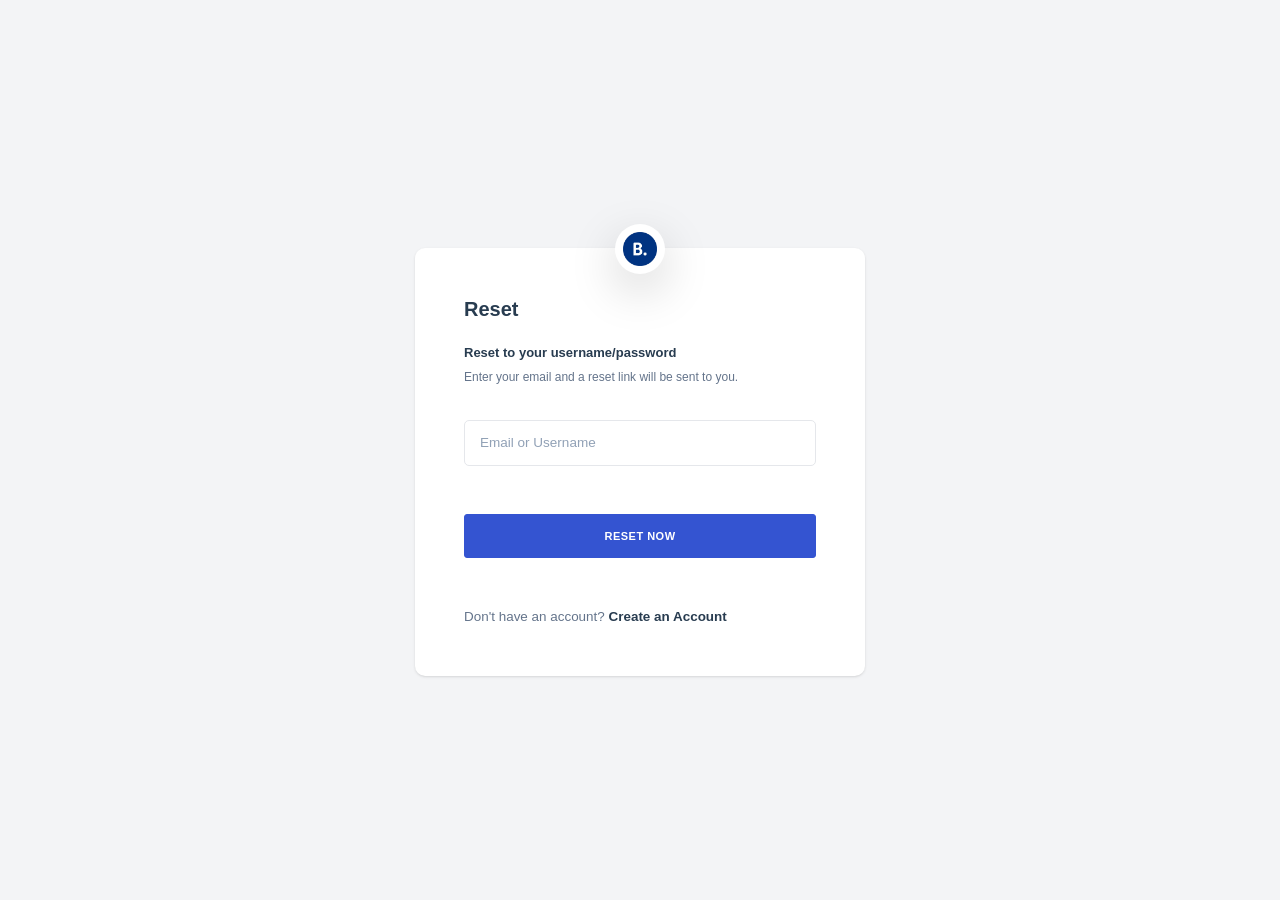
<file: app/forgot-password.html>
<!DOCTYPE html>
<html lang="zxx">

<head>
    <meta charset="utf-8">
    <meta http-equiv="x-ua-compatible" content="IE=edge">
    <meta name="viewport" content="width=device-width, initial-scale=1">
    <meta name="description" content="">
    <meta name="keyword" content="">
    <!--! BEGIN: Apps Title-->
    <title>Reset Password</title>
    <!--! END:  Apps Title-->
    <!--! BEGIN: Favicon-->
    <link rel="shortcut icon" type="image/x-icon" href="assets/images/favicon.ico">
    <!--! END: Favicon-->
    <!--! BEGIN: Bootstrap CSS-->
    <link rel="stylesheet" type="text/css" href="assets/css/bootstrap.min.css">
    <!--! END: Bootstrap CSS-->
    <!--! BEGIN: Vendors CSS-->
    <link rel="stylesheet" type="text/css" href="assets/vendors/css/vendors.min.css">
    <!--! END: Vendors CSS-->
    <!--! BEGIN: Custom CSS-->
    <link rel="stylesheet" type="text/css" href="assets/css/theme.min.css">
    <!--! END: Custom CSS-->
    <!--! HTML5 shim and Respond.js for IE8 support of HTML5 elements and media queries !-->
    <!--! WARNING: Respond.js doesn"t work if you view the page via file: !-->
    <!--[if lt IE 9]>
			<script src="https:oss.maxcdn.com/html5shiv/3.7.2/html5shiv.min.js"></script>
			<script src="https:oss.maxcdn.com/respond/1.4.2/respond.min.js"></script>
		<![endif]-->
</head>

<body>
    <!--! ================================================================ !-->
    <!--! [Start] Main Content !-->
    <!--! ================================================================ !-->
    <main class="auth-minimal-wrapper">
        <div class="auth-minimal-inner">
            <div class="minimal-card-wrapper">
                <div class="card mb-4 mt-5 mx-4 mx-sm-0 position-relative">
                    <div class="wd-50 bg-white p-2 rounded-circle shadow-lg position-absolute translate-middle top-0 start-50">
                        <img src="assets/images/logo-abbr.png" alt="" class="img-fluid">
                    </div>
                    <div class="card-body p-sm-5">
                        <h2 class="fs-20 fw-bolder mb-4">Reset</h2>
                        <h4 class="fs-13 fw-bold mb-2">Reset to your username/password</h4>
                        <p class="fs-12 fw-medium text-muted">Enter your email and a reset link will be sent to you.</p>
                        <form action="forgot-password.html" method="POST" class="w-100 mt-4 pt-2">
                            <div class="mb-4">
                                <input class="form-control" name="email" placeholder="Email or Username" required>
                            </div>
                            <div class="mt-5">
                                <button type="submit" class="btn btn-lg btn-primary w-100">Reset Now</button>
                            </div>
                        </form>
                        <div class="mt-5 text-muted">
                            <span> Don't have an account?</span>
                            <a href="register.html" class="fw-bold">Create an Account</a>
                        </div>
                    </div>
                </div>
            </div>
        </div>
    </main>
    <!--! ================================================================ !-->
    <!--! [End] Main Content !-->
    <!--! ================================================================ !-->
  
    <!--! ================================================================ !-->
    <!--! Footer Script !-->
    <!--! ================================================================ !-->
    <!--! BEGIN: Vendors JS !-->
    <script src="assets/vendors/js/vendors.min.js"></script>
    <!-- vendors.min.js {always must need to be top} -->
    <!--! END: Vendors JS !-->
    <!--! BEGIN: Apps Init  !-->
    <script src="assets/js/common-init.min.js"></script>
    <!--! END: Apps Init !-->
    <!--! BEGIN: Theme Customizer  !-->
    <script src="assets/js/theme-customizer-init.min.js"></script>
    <!--! END: Theme Customizer !-->
</body>

</html>
</file>
<file: app/assets/css/theme.min.css>
﻿@charset "UTF-8";/*!
<--!----------------------------------------------------------------!-->
<--!----------------------------------------------------------------!-->
 * Template Name: NEXEL - CRM Admin Dashboard Template
 * Description: Fully Responsive MultipurposeCRM  Admin Dashboard Template.
 * Copyright: WRAPCODERS
 * Author: WRAPCODERS
 * Version: 1.0.0
 * File: theme.min.css
<--!----------------------------------------------------------------!-->
<--!----------------------------------------------------------------!-->
*/@import url(../../../css2.html);.breadcrumb-item+.breadcrumb-item::before{content:var(--bs-breadcrumb-divider, url("data:image/svg+xml,%3Csvg xmlns='http://www.w3.org/2000/svg' viewBox='0 0 24 24' width='14' height='14' stroke='%2364748b' stroke-width='2' fill='none' stroke-linecap='round' stroke-linejoin='round' class='css-i6dzq1'%3E%3Cpolyline points='9 18 15 12 9 6'%3E%3C/polyline%3E%3C/svg%3E"))!important}body{line-height:1.6;color:#6b7885;overflow-x:hidden;font-size:.84rem;scroll-behavior:smooth;font-family:Inter,sans-serif;transition:all .3s ease;-webkit-font-smoothing:antialiased;background-color:#f3f4f6}:focus{outline:0;text-decoration:none}a{color:#283c50;text-decoration:none;font-weight:600;transition:all .3s ease}a:hover{color:#3454d1;text-decoration:none}a:not([href]){color:inherit}b,strong{font-weight:600}.c-pointer{cursor:pointer}.h1,.h2,.h3,.h4,.h5,.h6,h1,h2,h3,h4,h5,h6{color:#283c50;font-weight:700}img{border-radius:3px}.avatar-image,.avatar-text{width:40px;height:40px;max-width:40px;max-height:40px;min-width:40px;min-height:40px;overflow:hidden;border-radius:100%;cursor:pointer;display:flex;align-items:center;justify-content:center;font-weight:700;background-color:#fff;border:1px solid #dcdee4}.avatar-xs{width:12px;height:12px;max-width:12px;max-height:12px;min-width:12px;min-height:12px}.avatar-xs *{font-size:8px}.avatar-sm{width:20px;height:20px;max-width:20px;max-height:20px;min-width:20px;min-height:20px}.avatar-sm *{font-size:10px}.avatar-md{width:30px;height:30px;max-width:30px;max-height:30px;min-width:30px;min-height:30px}.avatar-md *{font-size:12px}.avatar-lg{width:50px;height:50px;max-width:50px;max-height:50px;min-width:50px;min-height:50px}.avatar-xl{width:65px;height:65px;max-width:65px;max-height:65px;min-width:65px;min-height:65px}.avatar-xxl{width:80px;height:80px;max-width:80px;max-height:80px;min-width:80px;min-height:80px}.font-body{font-size:.84rem}.fs-5{font-size:5px}.fs-6{font-size:6px}.fs-7{font-size:7px}.fs-8{font-size:8px}.fs-9{font-size:9px}.fs-10{font-size:10px}.fs-11{font-size:11px}.fs-12{font-size:12px}.fs-13{font-size:13px}.fs-14{font-size:14px}.fs-15{font-size:15px}.fs-16{font-size:16px}.fs-17{font-size:17px}.fs-18{font-size:18px}.fs-19{font-size:19px}.fs-20{font-size:20px}.fs-22{font-size:22px}.fs-24{font-size:24px}.fs-26{font-size:26px}.fs-28{font-size:28px}.fs-30{font-size:30px}.font-lato{font-family:Lato,sans-serif}.font-rubik{font-family:Rubik,sans-serif}.font-inter{font-family:Inter,sans-serif}.font-cinzel{font-family:Cinzel,sans-serif}.font-nunito{font-family:Nunito,sans-serif}.font-roboto{font-family:Roboto,sans-serif}.font-ubuntu{font-family:Ubuntu,sans-serif}.font-poppins{font-family:Poppins,sans-serif}.font-raleway{font-family:Raleway,sans-serif}.font-system-ui{font-family:system-ui,-apple-system,"Segoe UI",Roboto,"Helvetica Neue",Arial,"Noto Sans","Liberation Sans",sans-serif,"Apple Color Emoji","Segoe UI Emoji","Segoe UI Symbol","Noto Color Emoji"}.font-noto-sans{font-family:"Noto Sans",sans-serif}.font-fira-sans{font-family:"Fira Sans",sans-serif}.font-work-sans{font-family:"Work Sans",sans-serif}.font-open-sans{font-family:"Open Sans",sans-serif}.font-maven-pro{font-family:"Maven Pro",sans-serif}.font-quicksand{font-family:Quicksand,sans-serif}.font-montserrat{font-family:Montserrat,sans-serif}.font-josefin-sans{font-family:"Josefin Sans",sans-serif}.font-ibm-plex-sans{font-family:"IBM Plex Sans",sans-serif}.font-source-sans-pro{font-family:"Source Sans Pro",sans-serif}.font-montserrat-alt{font-family:"Montserrat Alternates",sans-serif}.font-roboto-slab{font-family:"Roboto Slab",serif}.text-primary{color:#3454d1!important}.text-success{color:#17c666!important}.text-danger{color:#ea4d4d!important}.text-info{color:#3dc7be!important}.text-warning{color:#ffa21d!important}.text-teal{color:#41b2c4!important}.text-indigo{color:#6610f2!important}.text-dark{color:#283c50!important}.text-gray-100{color:#eff0f6!important}.text-gray-200{color:#e9ecef!important}.text-gray-300{color:#e5e7eb!important}.text-gray-400{color:#ced4da!important}.text-gray-500{color:#91a1b6!important}.text-gray-600{color:#64748b!important}.text-soft-primary{color:#c6cff2!important}.text-soft-success{color:#9cf4c4!important}.text-soft-danger{color:#fdeded!important}.text-soft-info{color:#c8efec!important}.text-soft-warning{color:#ffebd0!important}.text-soft-teal{color:#c9e9ee!important}.text-soft-indigo{color:#d2b9fb!important}.text-soft-dark{color:#7295b9!important}.text-spacing-1{letter-spacing:.5px}.text-spacing-2{letter-spacing:1px}.text-spacing-3{letter-spacing:1.5px}.text-spacing-4{letter-spacing:2px}.text-spacing-5{letter-spacing:2.5px}.bg-white{background-color:#fff!important}.bg-primary{background-color:#3454d1!important}.bg-secondary{background-color:#64748b!important}.bg-success{background-color:#17c666!important}.bg-info{background-color:#3dc7be!important}.bg-danger{background-color:#ea4d4d!important}.bg-dark{background-color:#283c50!important}.bg-warning{background-color:#ffa21d!important}.bg-black{background-color:#000!important}.bg-muted{background-color:#7587a7!important}.bg-light{background-color:#eff0f6!important}.bg-blue{background-color:#3454d1!important}.bg-teal{background-color:#41b2c4!important}.bg-indigo{background-color:#6610f2!important}.bg-cyan{background-color:#3dc7be!important}.bg-green{background-color:#17c666!important}.bg-red{background-color:#ea4d4d!important}.bg-orange{background-color:#fd7e14!important}.bg-darken{background-color:#001327!important}.bg-gray-100{background-color:#eff0f6!important}.bg-gray-200{background-color:#e9ecef!important}.bg-gray-300{background-color:#e5e7eb!important}.bg-gray-400{background-color:#ced4da!important}.bg-gray-500{background-color:#91a1b6!important}.bg-gray-600{background-color:#64748b!important}.bg-gray-700{background-color:#495057!important}.bg-gray-800{background-color:#343a40!important}.bg-gray-900{background-color:#212529!important}.bg-soft-100{background-color:#f2f3f8!important}.bg-soft-200{background-color:#eff1f3!important}.bg-soft-300{background-color:#eeeff2!important}.bg-soft-400{background-color:#dadee3!important}.bg-soft-500{background-color:#a0aec0!important}.bg-soft-primary{background-color:#ebeefa!important}.bg-soft-success{background-color:#e1fbed!important}.bg-soft-danger{background-color:#fdeded!important}.bg-soft-info{background-color:#dbf5f3!important}.bg-soft-warning{background-color:#ffebd0!important}.bg-soft-teal{background-color:#ddf1f4!important}.bg-soft-indigo{background-color:#f1eafe!important}.bg-soft-dark{background-color:#e9eff4!important}.bg-soft-darken{background-color:#c0dfff!important}.border-gray-1{border-color:#e6e9ed!important}.border-gray-2{border-color:#e3e7eb!important}.border-gray-3{border-color:#e0e4e9!important}.border-gray-4{border-color:#dde2e6!important}.border-gray-5{border-color:#dadfe4!important}.border-soft-primary{border-color:#dae0f7!important}.border-soft-success{border-color:#b3f6d1!important}.border-soft-danger{border-color:#fbdfdf!important}.border-soft-info{border-color:#c4eeeb!important}.border-soft-warning{border-color:#ffddac!important}.border-soft-teal{border-color:#bee4eb!important}.border-soft-indigo{border-color:#e2d1fd!important}.border-dashed{border-style:dashed!important}.border-start-dashed{border-left-style:dashed!important}.border-end-dashed{border-right-style:dashed!important}.border-top-dashed{border-top-style:dashed!important}.border-bottom-dashed{border-bottom-style:dashed!important}.border-dotted{border-style:dotted!important}.border-start-dotted{border-left-style:dotted!important}.border-end-dotted{border-right-style:dotted!important}.border-top-dotted{border-top-style:dotted!important}.border-bottom-dotted{border-bottom-style:dotted!important}.border-double{border-style:double!important}.border-start-double{border-left-style:double!important}.border-end-double{border-right-style:double!important}.border-top-double{border-top-style:double!important}.border-bottom-double{border-bottom-style:double!important}.border-groove{border-style:groove!important}.border-start-groove{border-left-style:groove!important}.border-end-groove{border-right-style:groove!important}.border-top-groove{border-top-style:groove!important}.border-bottom-groove{border-bottom-style:groove!important}.border-primary{border-color:#3454d1!important}.border-secondary{border-color:#64748b!important}.border-success{border-color:#17c666!important}.border-danger{border-color:#ea4d4d!important}.border-warning{border-color:#ffa21d!important}.border-teal{border-color:#41b2c4!important}.border-info{border-color:#3dc7be!important}.border-indigo{border-color:#6610f2!important}.border-dark{border-color:#283c50!important}.border-black{border-color:#000!important}.wd-1{width:1px;max-width:1px;min-width:1px}.wd-2{width:2px;max-width:2px;min-width:2px}.wd-3{width:3px;max-width:3px;min-width:3px}.wd-4{width:4px;max-width:4px;min-width:4px}.wd-5{width:5px;max-width:5px;min-width:5px}.wd-6{width:6px;max-width:6px;min-width:6px}.wd-7{width:7px;max-width:7px;min-width:7px}.wd-8{width:8px;max-width:8px;min-width:8px}.wd-9{width:9px;max-width:9px;min-width:9px}.wd-10{width:10px;max-width:10px;min-width:10px}.wd-15{width:15px;max-width:15px;min-width:15px}.wd-20{width:20px;max-width:20px;min-width:20px}.wd-30{width:30px;max-width:30px;min-width:30px}.wd-40{width:40px;max-width:40px;min-width:40px}.wd-50{width:50px;max-width:50px;min-width:50px}.wd-60{width:60px;max-width:60px;min-width:60px}.wd-70{width:70px;max-width:70px;min-width:70px}.wd-80{width:80px;max-width:80px;min-width:80px}.wd-90{width:90px;max-width:90px;min-width:90px}.wd-100{width:100px;max-width:100px;min-width:100px}.wd-150{width:150px;max-width:150px;min-width:150px}.wd-200{width:200px;max-width:200px;min-width:200px}.wd-250{width:250px;max-width:250px;min-width:250px}.wd-300{width:300px;max-width:300px;min-width:300px}.wd-350{width:350px;max-width:350px;min-width:350px}.wd-400{width:400px;max-width:400px;min-width:400px}.wd-450{width:450px;max-width:450px;min-width:450px}.wd-500{width:500px;max-width:500px;min-width:500px}.ht-1{height:1px;max-height:1px;min-height:1px}.ht-2{height:2px;max-height:2px;min-height:2px}.ht-3{height:3px;max-height:3px;min-height:3px}.ht-4{height:4px;max-height:4px;min-height:4px}.ht-5{height:5px;max-height:5px;min-height:5px}.ht-5{height:5px;max-height:5px;min-height:5px}.ht-6{height:6px;max-height:6px;min-height:6px}.ht-7{height:7px;max-height:7px;min-height:7px}.ht-8{height:8px;max-height:8px;min-height:8px}.ht-9{height:9px;max-height:9px;min-height:9px}.ht-10{height:10px;max-height:10px;min-height:10px}.ht-15{height:15px;max-height:15px;min-height:15px}.ht-20{height:20px;max-height:20px;min-height:20px}.ht-30{height:30px;max-height:30px;min-height:30px}.ht-40{height:40px;max-height:40px;min-height:40px}.ht-50{height:50px;max-height:50px;min-height:50px}.ht-60{height:60px;max-height:60px;min-height:60px}.ht-70{height:70px;max-height:70px;min-height:70px}.ht-80{height:80px;max-height:80px;min-height:80px}.ht-90{height:90px;max-height:90px;min-height:90px}.ht-100{height:100px;max-height:100px;min-height:100px}.ht-150{height:150px;max-height:150px;min-height:150px}.ht-200{height:200px;max-height:200px;min-height:200px}.ht-250{height:250px;max-height:250px;min-height:250px}.ht-300{height:300px;max-height:300px;min-height:300px}.ht-350{height:350px;max-height:350px;min-height:350px}.ht-400{height:400px;max-height:400px;min-height:400px}.ht-450{height:450px;max-height:450px;min-height:450px}.ht-500{height:500px;max-height:500px;min-height:500px}.shadow-none{box-shadow:none}.shadow-sm{box-shadow:0 1px 5px rgba(40,60,80,.15)}.shadow-md{box-shadow:0 5px 15px rgba(40,60,80,.15)}.shadow-lg{box-shadow:0 10px 25px rgba(40,60,80,.15)}.shadow-xl{box-shadow:0 15px 35px rgba(40,60,80,.15)}.shadow-xxl{box-shadow:0 20px 45px rgba(40,60,80,.15)}.stretch{height:100%;display:flex;align-items:stretch;flex-direction:column}.stretch.stretch-full{height:calc(100% - 24px)}.stretch.stretch-onethird{height:calc(75% - 24px)}.stretch.stretch-half{height:calc(50% - 24px)}.stretch.stretch-quarter{height:calc(25% - 24px)}.tooltip{font-size:10px;font-family:inherit;font-weight:500;text-transform:uppercase}.tooltip .tooltip-inner{padding:5px 10px;letter-spacing:.35px;border-radius:3px}.popover{border-color:#e5e7eb}hr{margin:25px auto;border-color:#91a1b6}.dropdown-dividar{margin:10px auto;border-top:1px solid #e5e7eb}.text-truncate-1-line{width:100%;max-width:100%;white-space:nowrap;text-overflow:ellipsis;overflow:hidden}@supports (-webkit-line-clamp:1){.text-truncate-1-line{overflow:hidden;text-overflow:ellipsis;white-space:initial;display:-webkit-box!important;-webkit-line-clamp:1;-webkit-box-orient:vertical}}.text-truncate-2-line{width:100%;max-width:100%;white-space:nowrap;text-overflow:ellipsis;overflow:hidden}@supports (-webkit-line-clamp:2){.text-truncate-2-line{overflow:hidden;text-overflow:ellipsis;white-space:initial;display:-webkit-box!important;-webkit-line-clamp:2;-webkit-box-orient:vertical}}.text-truncate-3-line{width:100%;max-width:100%;white-space:nowrap;text-overflow:ellipsis;overflow:hidden}@supports (-webkit-line-clamp:3){.text-truncate-3-line{overflow:hidden;text-overflow:ellipsis;white-space:initial;display:-webkit-box!important;-webkit-line-clamp:3;-webkit-box-orient:vertical}}.text-truncate-4-line{width:100%;max-width:100%;white-space:nowrap;text-overflow:ellipsis;overflow:hidden}@supports (-webkit-line-clamp:4){.text-truncate-4-line{overflow:hidden;text-overflow:ellipsis;white-space:initial;display:-webkit-box!important;-webkit-line-clamp:4;-webkit-box-orient:vertical}}.text-truncate-5-line{width:100%;max-width:100%;white-space:nowrap;text-overflow:ellipsis;overflow:hidden}@supports (-webkit-line-clamp:5){.text-truncate-5-line{overflow:hidden;text-overflow:ellipsis;white-space:initial;display:-webkit-box!important;-webkit-line-clamp:5;-webkit-box-orient:vertical}}body .full-screen-switcher a .maximize{display:block}body .full-screen-switcher a .minimize{display:none}body.full-screen-helper .full-screen-switcher a .maximize{display:none}body.full-screen-helper .full-screen-switcher a .minimize{display:block}:not(:root):fullscreen::backdrop{background:0 0}::-webkit-scrollbar{width:5px;height:5px;border-radius:15px}::-webkit-scrollbar-track{background-color:#fff;border-radius:15px}::-webkit-scrollbar-thumb{background-color:#e5e7eb;border-radius:15px}::-webkit-scrollbar-thumb:hover{background-color:#001327;-webkit-transition:all .3s ease;transition:all .3s ease}.nxl-container{position:relative;top:80px;margin-left:280px;min-height:calc(100vh - 80px);transition:all .3s ease}.nxl-container .nxl-content.without-header{padding-top:0}.nxl-container .nxl-content.nxl-full-content .main-content{padding:0}.nxl-container .nxl-content .main-content{overflow-x:hidden;padding:30px 30px 5px}.nxl-container .nxl-content .main-content .content-area,.nxl-container .nxl-content .main-content .content-sidebar{width:100%;height:100vh;position:relative}.nxl-container .nxl-content .main-content .content-sidebar{overflow-y:auto;background-color:#fff;border-right:1px solid #e5e7eb}.nxl-container .nxl-content .main-content .content-sidebar .content-sidebar-header{height:75px;padding:25px 30px;border-bottom:1px solid #e5e7eb;display:flex;align-items:center}.nxl-container .nxl-content .main-content .content-area .content-area-header{height:75px;padding:25px 30px;background-color:#fff;border-bottom:1px solid #e5e7eb;gap:15px;display:flex;align-items:center}.nxl-container .nxl-content .main-content .content-area .content-area-header .search-form.search-form-active{display:block}.nxl-container .nxl-content .main-content .content-area .content-area-header .search-form .search-form-inner{top:0;left:0;right:0;bottom:0;gap:25px;z-index:1;width:100%;display:flex;padding:0 25px;position:absolute;align-items:center;background-color:#fff}.nxl-container .nxl-content .main-content .content-area .content-area-body{padding:30px 30px}.nxl-container .page-header+.nxl-content{padding-top:95px}.nxl-container .page-header .page-header-right .reportrange-picker{cursor:pointer;width:-moz-max-content;width:max-content}.nxl-container .page-header .page-header-right .reportrange-picker .reportrange-picker-field{color:#283c50;padding:10px 15px;font-size:12px;font-weight:500;text-transform:uppercase;border:1px solid #dcdee4;border-radius:5px}.nxl-container .page-header .filter-btn{cursor:pointer;gap:10px;display:flex;align-items:center;padding:9px 15px 8px;border-radius:5px;border:1px solid #dcdee4}.nxl-container .page-header-collapse .accordion-body{padding:30px 30px;background-color:#fff;border-bottom:1px solid #e5e7eb}.nxl-container .footer{padding:20px 30px;display:flex;align-items:center;justify-content:space-between;background-color:#fff;border-top:1px solid #e5e7eb}.minimenu .nxl-container{margin-left:100px}.minimenu .page-header{left:100px}.page-header{display:flex;align-items:center;top:80px;left:280px;right:0;z-index:1023;min-height:65px;padding:0 30px;background:#fff;box-shadow:0 1px 3px 0 rgba(0,0,0,.1),0 1px 2px -1px rgba(0,0,0,.1)}.page-header .page-block{width:50%}.page-header .page-header-title{display:inline-block}.page-header h5{margin-bottom:0;margin-right:8px;padding-right:10px;color:#283c50;font-weight:600;border-right:1px solid #cdd4e8}.page-header .breadcrumb{padding:0;display:inline-flex;margin-bottom:0;background:0 0;font-size:13px;color:#7587a7;font-weight:800}.page-header .breadcrumb a{color:#283c50}.page-header .breadcrumb .breadcrumb-item a:hover{color:#3454d1}.page-header .breadcrumb .breadcrumb-item+.breadcrumb-item::before{position:relative;top:2px}.page-header .breadcrumb .breadcrumb-item:last-child{opacity:.75;font-weight:400}.page-header .breadcrumb svg{width:14px;height:14px;vertical-align:baseline}.upgrade-card .card-body{padding-bottom:100px;z-index:1;position:relative}.upgrade-card>.container{z-index:5;position:relative;margin-top:-60px}.upgrade-card .up-price-table td{border-color:#f0f2f8}.upgrade-card .up-price-table th{border:none}.upgrade-card .up-price-table th+th{border-radius:5px 5px 0 0;padding:20px 0}.upgrade-card .up-price-table tbody tr:first-child td{border-top:none}.upgrade-card .up-price-table td,.upgrade-card .up-price-table th{text-align:right}.upgrade-card .up-price-table td+td,.upgrade-card .up-price-table td+th,.upgrade-card .up-price-table th+td,.upgrade-card .up-price-table th+th{text-align:center}.upgrade-card .up-price-table td+td,.upgrade-card .up-price-table th+td{border-left:1px solid #f0f2f8}.hamburger{display:inline-block;cursor:pointer;transition:filter .15s linear;width:20px;height:20px}.hamburger.is-active .hamburger-inner{background-color:#000}.hamburger.is-active .hamburger-inner::after,.hamburger.is-active .hamburger-inner::before{background-color:#000}.hamburger-inner{display:block;top:50%;margin-top:-2px;width:18px;height:2px;background-color:#2c3344;border-radius:4px;position:absolute;transition:transform .15s ease}.hamburger-inner::after,.hamburger-inner::before{width:18px;height:2px;background-color:#2c3344;border-radius:4px;position:absolute;transition:transform .15s ease}.hamburger-inner::after,.hamburger-inner::before{content:"";display:block}.hamburger-inner::before{top:-6px}.hamburger-inner::after{bottom:-6px}.hamburger--arrowturn.is-active .hamburger-inner{transform:rotate(-180deg)}.hamburger--arrowturn.is-active .hamburger-inner::before{transform:translate3d(4px,2px,0) rotate(45deg) scale(.7,1)}.hamburger--arrowturn.is-active .hamburger-inner::after{transform:translate3d(4px,-2px,0) rotate(-45deg) scale(.7,1)}.ps{touch-action:auto;overflow-anchor:none;overflow:hidden!important}.ps__rail-x{display:none;opacity:0;height:15px;bottom:0;position:absolute;transition:background-color .2s linear,opacity .2s linear}.ps__rail-y{right:0;opacity:0;width:15px;display:none;position:absolute;transition:background-color .2s linear,opacity .2s linear}.ps--active-x>.ps__rail-x,.ps--active-y>.ps__rail-y{display:block;background-color:transparent}.ps:hover>.ps__rail-x,.ps:hover>.ps__rail-y{opacity:.6}.ps--focus>.ps__rail-x,.ps--focus>.ps__rail-y{opacity:.6}.ps--scrolling-x>.ps__rail-x,.ps--scrolling-y>.ps__rail-y{opacity:.6}.ps .ps__rail-x.ps--clicking,.ps .ps__rail-x:focus,.ps .ps__rail-x:hover,.ps .ps__rail-y.ps--clicking,.ps .ps__rail-y:focus,.ps .ps__rail-y:hover{opacity:.9;background-color:#eee}.ps__thumb-x{height:6px;bottom:2px;border-radius:6px;position:absolute;background-color:#aaa;transition:background-color .2s linear,height .2s ease-in-out}.ps__thumb-y{width:6px;right:2px;position:absolute;border-radius:6px;background-color:#aaa;transition:background-color .2s linear,width .2s ease-in-out}.ps__rail-x.ps--clicking .ps__thumb-x,.ps__rail-x:focus>.ps__thumb-x,.ps__rail-x:hover>.ps__thumb-x{height:10px;background-color:#999}.ps__rail-y.ps--clicking .ps__thumb-y,.ps__rail-y:focus>.ps__thumb-y,.ps__rail-y:hover>.ps__thumb-y{width:10px;background-color:#999}@supports (-ms-overflow-style:none){.ps{overflow:auto!important}}@media screen and (-ms-high-contrast:active),(-ms-high-contrast:none){.ps{overflow:auto!important}}.navbar-content{position:relative}.ps__rail-y{z-index:5}.ps .ps__rail-x.ps--clicking,.ps .ps__rail-x:focus,.ps .ps__rail-x:hover,.ps .ps__rail-y.ps--clicking,.ps .ps__rail-y:focus,.ps .ps__rail-y:hover{background:0 0}.ps__thumb-y{background:#ced4da}.ps__rail-y.ps--clicking .ps__thumb-y,.ps__rail-y:focus>.ps__thumb-y,.ps__rail-y:hover>.ps__thumb-y{background:#91a1b6}.nxl-header{right:0;z-index:1025;position:fixed;left:280px;color:#eaebef;background:#fff;min-height:80px;border-bottom:1px solid #e5e7eb}.nxl-header .header-wrapper{display:flex;padding:0 30px}.nxl-header .header-wrapper ul{margin-bottom:0;display:inline-flex}.nxl-header .header-wrapper .nxl-lavel-mega-menu-toggle,.nxl-header .header-wrapper .nxl-navigation-toggle{line-height:normal}.nxl-header .header-wrapper .nxl-lavel-mega-menu-toggle a,.nxl-header .header-wrapper .nxl-navigation-toggle a{color:#283c50}.nxl-header .header-wrapper .nxl-lavel-mega-menu-toggle i,.nxl-header .header-wrapper .nxl-navigation-toggle i{line-height:1;font-size:24px}.nxl-header .header-wrapper .nxl-lavel-mega-menu-toggle i.feather-arrow-left,.nxl-header .header-wrapper .nxl-navigation-toggle i.feather-arrow-left{font-size:20px}.nxl-header .header-wrapper .nxl-h-item{min-height:79px;display:flex;align-items:center;position:relative}.nxl-header .header-wrapper .nxl-head-link{margin-left:3px;padding:12px 12px;position:relative;display:flex;align-items:center;font-weight:500;color:#6b7280;border-radius:50px}.nxl-header .header-wrapper .nxl-head-link>i{font-size:20px}.nxl-header .header-wrapper .nxl-head-link.active,.nxl-header .header-wrapper .nxl-head-link:active,.nxl-header .header-wrapper .nxl-head-link:focus,.nxl-header .header-wrapper .nxl-head-link:hover{color:#3454d1;text-decoration:none;background:#eaebef}.nxl-header .header-wrapper .nxl-head-link.active .hamburger .hamburger-inner,.nxl-header .header-wrapper .nxl-head-link:active .hamburger .hamburger-inner,.nxl-header .header-wrapper .nxl-head-link:focus .hamburger .hamburger-inner,.nxl-header .header-wrapper .nxl-head-link:hover .hamburger .hamburger-inner{background-color:#3454d1}.nxl-header .header-wrapper .nxl-head-link.active .hamburger .hamburger-inner::after,.nxl-header .header-wrapper .nxl-head-link.active .hamburger .hamburger-inner::before,.nxl-header .header-wrapper .nxl-head-link:active .hamburger .hamburger-inner::after,.nxl-header .header-wrapper .nxl-head-link:active .hamburger .hamburger-inner::before,.nxl-header .header-wrapper .nxl-head-link:focus .hamburger .hamburger-inner::after,.nxl-header .header-wrapper .nxl-head-link:focus .hamburger .hamburger-inner::before,.nxl-header .header-wrapper .nxl-head-link:hover .hamburger .hamburger-inner::after,.nxl-header .header-wrapper .nxl-head-link:hover .hamburger .hamburger-inner::before{background-color:#3454d1}.nxl-header .header-wrapper .nxl-head-link.nxl-language-link{padding:15px 12px}.nxl-header .header-wrapper .nxl-head-link .nxl-h-badge{position:absolute;top:0;right:5px;font-size:9px;border-radius:50px}.nxl-header .header-wrapper .nxl-head-link .nxl-h-badge.dots{top:8px;right:12px;padding:0;width:8px;height:8px}.nxl-header .header-wrapper .nxl-h-dropdown{width:225px;top:100%!important;transition:all .3s ease-in-out}.nxl-header .header-wrapper .nxl-h-dropdown.dropdown-menu-end{right:0!important;left:auto!important}.nxl-header .header-wrapper .nxl-h-dropdown.nxl-user-dropdown{width:300px}.nxl-header .header-wrapper .nxl-h-dropdown .dropdown-header{margin-bottom:10px;padding-bottom:20px;padding-left:25px;padding-right:25px;border-bottom:1px solid #e5e7eb}.nxl-header .header-wrapper .nxl-h-dropdown .dropdown-item{margin:0 10px;border-radius:5px;width:-webkit-fill-available}.nxl-header .header-wrapper .nxl-h-dropdown .fa-circle{font-size:5px;vertical-align:middle}.nxl-header .header-wrapper .nxl-level-menu{position:relative}.nxl-header .header-wrapper .nxl-level-menu:hover>.dropdown-menu{left:100%;display:block;top:0!important;transition:all .3s ease-in-out}.nxl-header .header-wrapper .nxl-mega-menu{position:static;transition:all .3s ease-in-out}.nxl-header .header-wrapper .nxl-mega-menu .nxl-h-dropdown{left:30px;width:576px;max-width:100%;padding:0 0}.nxl-header .header-wrapper .nxl-mega-menu .nxl-h-dropdown.nxl-mega-menu-sm{width:576px;max-width:100%}.nxl-header .header-wrapper .nxl-mega-menu .nxl-h-dropdown.nxl-mega-menu-md{width:768px;max-width:100%}.nxl-header .header-wrapper .nxl-mega-menu .nxl-h-dropdown.nxl-mega-menu-lg{width:992px;max-width:100%}.nxl-header .header-wrapper .nxl-mega-menu .nxl-h-dropdown.nxl-mega-menu-xl{width:1200px;max-width:100%}.nxl-header .header-wrapper .nxl-mega-menu .nxl-h-dropdown.nxl-mega-menu-xxl{width:1400px;max-width:100%}.nxl-header .header-wrapper .nxl-mega-menu .nxl-h-dropdown.nxl-mega-menu-full{width:100%;max-width:100%;left:0!important;right:0!important}.nxl-header .header-wrapper .nxl-mega-menu .nxl-h-dropdown .nxl-mega-menu-tabs{width:250px;min-width:250px;max-width:100%;padding:25px 25px}.nxl-header .header-wrapper .nxl-mega-menu .nxl-h-dropdown .nxl-mega-menu-tabs .nav-link{border:none;margin-bottom:5px;padding:10px 15px;text-align:left;color:#283c50;font-size:.84rem;font-weight:700;background-color:#fff;border-radius:5px;transition:all .3s ease;display:flex;align-items:center}.nxl-header .header-wrapper .nxl-mega-menu .nxl-h-dropdown .nxl-mega-menu-tabs .nav-link.active{color:#001327;background-color:#eaebef;transition:all .3s ease}.nxl-header .header-wrapper .nxl-mega-menu .nxl-h-dropdown .nxl-mega-menu-tabs .nav-link .menu-icon{margin-right:10px;flex-shrink:0;display:flex;align-items:center;justify-content:center}.nxl-header .header-wrapper .nxl-mega-menu .nxl-h-dropdown .nxl-mega-menu-tabs .nav-link .menu-icon i{font-size:15px}.nxl-header .header-wrapper .nxl-mega-menu .nxl-h-dropdown .nxl-mega-menu-tabs .nav-link .menu-title{flex-grow:1;display:flex;align-items:center}.nxl-header .header-wrapper .nxl-mega-menu .nxl-h-dropdown .nxl-mega-menu-tabs .nav-link .menu-arrow{margin-left:5px;overflow:hidden;position:relative;display:flex;flex-shrink:0;align-items:stretch}.nxl-header .header-wrapper .nxl-mega-menu .nxl-h-dropdown .nxl-mega-menu-tabs-content{width:100%;padding:30px 30px;border-left:1px solid #e5e7eb}.nxl-header .header-wrapper .nxl-mega-menu .nxl-h-dropdown .nxl-mega-menu-tabs-content .dropdown-item-title{color:#001327;padding:0 15px 5px}.nxl-header .header-wrapper .nxl-mega-menu .nxl-h-dropdown .nxl-mega-menu-tabs-content .dropdown-item{margin:0 0}.nxl-header .header-wrapper .nxl-mega-menu .nxl-h-dropdown .nxl-mega-menu-tabs-content .menu-item-heading{font-size:.84rem}.nxl-header .header-wrapper .nxl-mega-menu .nxl-h-dropdown .nxl-mega-menu-tabs-content .nxl-mega-menu-image{margin:auto auto;text-align:center;border-radius:15px;background-color:#eaebef}.nxl-header .header-wrapper .nxl-mega-menu .nxl-h-dropdown .nxl-mega-menu-tabs-content .nxl-mega-menu-image img{width:100%;border-radius:15px}.nxl-header .header-wrapper .nxl-mega-menu .nxl-h-dropdown .nxl-mega-menu-tabs-content .nxl-mega-menu-image img.full-user-avtar{width:auto;height:275px;padding:25px 25px}.nxl-header .header-wrapper .nxl-mega-menu .nxl-h-dropdown .nxl-mega-menu-tabs-content .nxl-mega-menu-integrations .dropdown-item,.nxl-header .header-wrapper .nxl-mega-menu .nxl-h-dropdown .nxl-mega-menu-tabs-content .nxl-mega-menu-resources-right .dropdown-item{display:flex;align-items:center;margin-bottom:5px;border:1px dashed #e5e7eb;transition:all .3s ease}.nxl-header .header-wrapper .nxl-mega-menu .nxl-h-dropdown .nxl-mega-menu-tabs-content .nxl-mega-menu-integrations .dropdown-item .menu-item-icon,.nxl-header .header-wrapper .nxl-mega-menu .nxl-h-dropdown .nxl-mega-menu-tabs-content .nxl-mega-menu-resources-right .dropdown-item .menu-item-icon{width:15px;margin-right:10px;flex-shrink:0;display:flex;align-items:center;justify-content:center}.nxl-header .header-wrapper .nxl-mega-menu .nxl-h-dropdown .nxl-mega-menu-tabs-content .nxl-mega-menu-integrations .dropdown-item .menu-item-icon i,.nxl-header .header-wrapper .nxl-mega-menu .nxl-h-dropdown .nxl-mega-menu-tabs-content .nxl-mega-menu-resources-right .dropdown-item .menu-item-icon i{font-size:15px}.nxl-header .header-wrapper .nxl-mega-menu .nxl-h-dropdown .nxl-mega-menu-tabs-content .nxl-mega-menu-integrations .dropdown-item .menu-item-title,.nxl-header .header-wrapper .nxl-mega-menu .nxl-h-dropdown .nxl-mega-menu-tabs-content .nxl-mega-menu-resources-right .dropdown-item .menu-item-title{flex-grow:1;display:flex;align-items:center}.nxl-header .header-wrapper .nxl-mega-menu .nxl-h-dropdown .nxl-mega-menu-tabs-content .nxl-mega-menu-integrations .dropdown-item .menu-item-arrow,.nxl-header .header-wrapper .nxl-mega-menu .nxl-h-dropdown .nxl-mega-menu-tabs-content .nxl-mega-menu-resources-right .dropdown-item .menu-item-arrow{margin-left:5px;overflow:hidden;position:relative;display:flex;flex-shrink:0;align-items:stretch}.nxl-header .header-wrapper .nxl-mega-menu .nxl-h-dropdown .nxl-mega-menu-tabs-content .nxl-mega-menu-integrations .dropdown-item .menu-item-arrow i,.nxl-header .header-wrapper .nxl-mega-menu .nxl-h-dropdown .nxl-mega-menu-tabs-content .nxl-mega-menu-resources-right .dropdown-item .menu-item-arrow i{margin-right:0}.nxl-header .header-wrapper .nxl-mega-menu .nxl-h-dropdown .nxl-mega-menu-tabs-content .nxl-mega-menu-resources .dropdown-item,.nxl-header .header-wrapper .nxl-mega-menu .nxl-h-dropdown .nxl-mega-menu-tabs-content .nxl-mega-menu-resources .dropdown-item-title{margin-bottom:15px}.nxl-header .header-wrapper .nxl-mega-menu .nxl-h-dropdown .nxl-mega-menu-tabs-content .nxl-mega-menu-resources .dropdown-item:last-child{margin-bottom:0}.nxl-header .header-wrapper .nxl-mega-menu .nxl-h-dropdown .nxl-mega-menu-tabs-content .nxl-mega-menu-resources .carousel-inner .carousel-item .carousel-caption .carousel-caption-title{color:#fff}.nxl-header .header-wrapper .nxl-mega-menu .nxl-h-dropdown .nxl-mega-menu-tabs-content .nxl-mega-menu-resources .carousel-inner .carousel-item .carousel-caption .carousel-caption-desc{color:#fff;font-size:12px}.nxl-header .header-wrapper .nxl-mega-menu .nxl-h-dropdown .nxl-mega-menu-tabs-content .nxl-mega-menu-miscellaneous{margin-top:-30px;margin-left:-30px;margin-right:-30px}.nxl-header .header-wrapper .nxl-mega-menu .nxl-h-dropdown .nxl-mega-menu-tabs-content .nxl-mega-menu-miscellaneous .nxl-mega-menu-miscellaneous-tabs{width:100%;margin-bottom:25px}.nxl-header .header-wrapper .nxl-mega-menu .nxl-h-dropdown .nxl-mega-menu-tabs-content .nxl-mega-menu-miscellaneous .nxl-mega-menu-miscellaneous-tabs .nav-item .nav-link{border:none;text-align:left;color:#283c50;font-size:.84rem;font-weight:700;padding:15px 25px;border-radius:0;border-right:1px solid #e5e7eb;border-bottom:1px solid #e5e7eb;transition:all .3s ease;display:flex;align-items:center}.nxl-header .header-wrapper .nxl-mega-menu .nxl-h-dropdown .nxl-mega-menu-tabs-content .nxl-mega-menu-miscellaneous .nxl-mega-menu-miscellaneous-tabs .nav-item .nav-link:first-child{margin-left:0}.nxl-header .header-wrapper .nxl-mega-menu .nxl-h-dropdown .nxl-mega-menu-tabs-content .nxl-mega-menu-miscellaneous .nxl-mega-menu-miscellaneous-tabs .nav-item .nav-link.active{color:#3454d1;border-bottom:1px solid #3454d1}.nxl-header .header-wrapper .nxl-mega-menu .nxl-h-dropdown .nxl-mega-menu-tabs-content .nxl-mega-menu-miscellaneous .nxl-mega-menu-miscellaneous-tabs .nav-item .nav-link .menu-icon{width:15px;margin-right:10px;flex-shrink:0;display:flex;align-items:center;justify-content:center}.nxl-header .header-wrapper .nxl-mega-menu .nxl-h-dropdown .nxl-mega-menu-tabs-content .nxl-mega-menu-miscellaneous .nxl-mega-menu-miscellaneous-tabs .nav-item .nav-link .menu-icon i{font-size:15px}.nxl-header .header-wrapper .nxl-mega-menu .nxl-h-dropdown .nxl-mega-menu-tabs-content .nxl-mega-menu-miscellaneous .nxl-mega-menu-miscellaneous-tabs .nav-item .nav-link .menu-title{flex-grow:1;display:flex;align-items:center}.nxl-header .header-wrapper .nxl-mega-menu .nxl-h-dropdown .nxl-mega-menu-tabs-content .nxl-mega-menu-miscellaneous .nxl-mega-menu-miscellaneous-content{padding:15px 30px}.nxl-header .header-wrapper .nxl-mega-menu .nxl-h-dropdown .nxl-mega-menu-tabs-content .nxl-mega-menu-miscellaneous .nxl-mega-menu-miscellaneous-content .nxl-mega-menu-miscellaneous-features i,.nxl-header .header-wrapper .nxl-mega-menu .nxl-h-dropdown .nxl-mega-menu-tabs-content .nxl-mega-menu-miscellaneous .nxl-mega-menu-miscellaneous-content .nxl-mega-menu-miscellaneous-services i{font-size:16px}.nxl-header .header-wrapper .nxl-mega-menu .nxl-h-dropdown .carousel-inner .carousel-item .carousel-caption .carousel-caption-title{color:#fff}.nxl-header .header-wrapper .nxl-mega-menu .nxl-h-dropdown .carousel-inner .carousel-item .carousel-caption .carousel-caption-desc{color:#fff;font-size:12px}.nxl-header .header-wrapper .nxl-header-search .nxl-search-dropdown{width:425px;padding-top:0;overflow-x:hidden;max-height:calc(100vh - 150px)}.nxl-header .header-wrapper .nxl-header-search .nxl-search-dropdown .search-form{padding:7px 10px}.nxl-header .header-wrapper .nxl-header-search .nxl-search-dropdown .search-form .input-group-text,.nxl-header .header-wrapper .nxl-header-search .nxl-search-dropdown .search-form .search-input-field{border:none;padding:15px 10px;background:#fff}.nxl-header .header-wrapper .nxl-header-search .nxl-search-dropdown .search-form .input-group-text:active,.nxl-header .header-wrapper .nxl-header-search .nxl-search-dropdown .search-form .input-group-text:focus,.nxl-header .header-wrapper .nxl-header-search .nxl-search-dropdown .search-form .search-input-field:active,.nxl-header .header-wrapper .nxl-header-search .nxl-search-dropdown .search-form .search-input-field:focus{box-shadow:none}.nxl-header .header-wrapper .nxl-header-search .nxl-search-dropdown .search-form .input-group-text .btn-close{opacity:1;position:relative;background:0 0}.nxl-header .header-wrapper .nxl-header-search .nxl-search-dropdown .search-form .input-group-text .btn-close:after{content:"Esc";position:absolute;top:0;right:0;height:1.35rem;padding-left:6px;padding-right:6px;font-size:9px;color:#283c50;font-weight:700;text-transform:uppercase;letter-spacing:.25px;border-radius:5px;border:1px solid #e5e7eb;display:flex;align-items:center;justify-content:center}.nxl-header .header-wrapper .nxl-header-search .nxl-search-dropdown .search-items-wrapper{max-height:415px}.nxl-header .header-wrapper .nxl-header-language .nxl-language-dropdown{width:425px;padding-top:0;overflow-x:hidden;max-height:calc(100vh - 150px)}.nxl-header .header-wrapper .nxl-header-language .nxl-language-dropdown .language_select a{color:#283c50;padding:10px;margin-bottom:10px;font-size:12px;border-radius:5px;border:1px dashed #e5e7eb;transition:all .3s ease}.nxl-header .header-wrapper .nxl-header-language .nxl-language-dropdown .language_select a:hover{background-color:#eaebef}.nxl-header .header-wrapper .nxl-header-language .nxl-language-dropdown .language_select.active a{position:relative}.nxl-header .header-wrapper .nxl-header-language .nxl-language-dropdown .language_select.active a:before{top:0;left:0;right:0;bottom:0;width:100%;height:100%;z-index:9999;content:"✓";color:#3454d1;position:absolute;display:flex;align-items:center;justify-content:center;background-color:#eaebef}.nxl-header .header-wrapper .nxl-timesheets-menu{padding:0;min-width:20rem}.nxl-header .header-wrapper .nxl-timesheets-menu .timesheets-head{padding:20px;border-radius:2px 2px 0 0;border-bottom:1px solid #e5e7eb}.nxl-header .header-wrapper .nxl-timesheets-menu .timesheets-body{padding:30px 20px}.nxl-header .header-wrapper .nxl-timesheets-menu .timesheets-footer{padding:15px 20px;border-radius:0 0 2px 2px;border-top:1px solid #e5e7eb}.nxl-header .header-wrapper .nxl-notifications-menu{padding:0;min-width:20rem}.nxl-header .header-wrapper .nxl-notifications-menu .notifications-head{padding:20px;border-radius:2px 2px 0 0;border-bottom:1px solid #e5e7eb}.nxl-header .header-wrapper .nxl-notifications-menu .notifications-item{display:flex;cursor:pointer;padding:15px 20px;transition:all .3s ease}.nxl-header .header-wrapper .nxl-notifications-menu .notifications-item+.notifications-item{border-top:1px dashed #e5e7eb}.nxl-header .header-wrapper .nxl-notifications-menu .notifications-item img{width:60px;height:60px}.nxl-header .header-wrapper .nxl-notifications-menu .notifications-item .notifications-desc{flex:1}.nxl-header .header-wrapper .nxl-notifications-menu .notifications-item .notifications-desc .text-body{color:#283c50!important;margin-bottom:5px;font-size:13px;font-weight:400}.nxl-header .header-wrapper .nxl-notifications-menu .notifications-item .notifications-date{font-size:11px}.nxl-header .header-wrapper .nxl-notifications-menu .notifications-footer{padding:15px 20px;border-radius:0 0 2px 2px;border-top:1px solid #e5e7eb}.nxl-header .header-wrapper .user-avtar{width:40px;margin-right:15px;border-radius:50%}html.minimenu .nxl-header{left:100px}.nxl-navigation{top:0;bottom:0;z-index:1026;position:fixed;background:#fff;width:280px;transition:all .3s ease}.nxl-navigation .m-header{z-index:1;overflow:hidden;position:relative;display:flex;padding:15px 30px;align-items:center;height:80px;background:#fff;border-right:1px solid #e5e7eb;border-bottom:1px solid #e5e7eb}.nxl-navigation .m-header .logo-sm{display:none}.nxl-navigation .navbar-content{padding:10px 0;position:relative;border-right:1px solid #e5e7eb;height:calc(100vh - 80px)}.nxl-navigation .navbar-content ul{list-style:none;padding-left:0;margin-bottom:0}.nxl-navigation .navbar-content .nxl-caption{display:block;color:#7587a7;font-size:10px;font-weight:700;letter-spacing:.07em;padding:15px 20px 10px;text-transform:uppercase}.nxl-navigation .navbar-content .nxl-caption label{margin-bottom:0}.nxl-navigation .navbar-content .nxl-caption span:not(.badge){display:block;color:#67758a;text-transform:capitalize;font-size:10px;font-weight:500}.nxl-navigation .navbar-content .nxl-micon{margin-right:12px;display:inline-block;vertical-align:middle}.nxl-navigation .navbar-content .nxl-micon i{font-size:18px}.nxl-navigation .navbar-content .nxl-link{display:block;line-height:1.2;padding:10px 15px;font-size:13px;color:#283c50;font-weight:600;transition:all .3s ease}.nxl-navigation .navbar-content .nxl-link.active,.nxl-navigation .navbar-content .nxl-link:hover{text-decoration:none;color:#283c50;transition:all .3s ease}.nxl-navigation .navbar-content .nxl-link.active .nxl-micon i,.nxl-navigation .navbar-content .nxl-link:hover .nxl-micon i{color:#283c50;transition:all .3s ease}.nxl-navigation .navbar-content .nxl-arrow{float:right;transition:all .2s ease-in-out}.nxl-navigation .navbar-content .nxl-badge{margin-left:8px}.nxl-navigation .navbar-content .nxl-submenu .nxl-link{font-size:.8rem;padding:10px 20px;margin-left:35px!important;margin-right:5px!important}.nxl-navigation .navbar-content .nxl-submenu .nxl-submenu .nxl-link{margin-left:45px!important}.nxl-navigation .navbar-content .nxl-submenu .nxl-submenu .nxl-submenu .nxl-link{margin-left:55px!important}.nxl-navigation .navbar-content .nxl-item.disabled a{cursor:not-allowed;-webkit-user-select:none;-moz-user-select:none;user-select:none}.nxl-navigation .navbar-content .nxl-item.active>.nxl-link,.nxl-navigation .navbar-content .nxl-item:hover>.nxl-link{color:#001327;background-color:#eaebef;transition:all .3s ease}.nxl-navigation .navbar-content .nxl-item.active>.nxl-link .nxl-micon i,.nxl-navigation .navbar-content .nxl-item:hover>.nxl-link .nxl-micon i{color:#001327;transition:all .3s ease}.nxl-navigation .navbar-content .nxl-navbar>.nxl-item.active>.nxl-link,.nxl-navigation .navbar-content .nxl-navbar>.nxl-item:hover>.nxl-link{color:#001327;background-color:#eaebef;transition:all .3s ease}.nxl-navigation .navbar-content .nxl-hasmenu.nxl-trigger>.nxl-submenu{display:block}.nxl-navigation .navbar-content .nxl-hasmenu.nxl-trigger>.nxl-link>.nxl-arrow{transform:rotate(90deg)}.nxl-navigation .navbar-content .card{margin:20px;color:#283c50;background:#eff0f6;border-color:#e5e7eb}.nxl-menu-overlay{position:fixed;top:0;left:0;width:100vw;height:100vh;z-index:1;background:rgba(0,0,0,.2)}html:not(.minimenu) .nxl-navigation .nxl-link{margin:3px 15px;border-radius:5px}html:not(.minimenu) .nxl-navigation .nxl-submenu{position:relative}html:not(.minimenu) .nxl-navigation .nxl-submenu .nxl-item{margin:3px 10px;border-radius:5px}html:not(.minimenu) .nxl-navigation .nxl-submenu .nxl-submenu>.nxl-item:before{left:60px}html:not(.minimenu) .nxl-navigation .nxl-submenu .nxl-submenu .nxl-submenu>.nxl-item:before{left:80px}html.minimenu .nxl-navigation{width:100px;transition:all .3s ease}html.minimenu .nxl-navigation .logo-sm{width:42px;display:block;transition:all .3s ease}html.minimenu .nxl-navigation .card,html.minimenu .nxl-navigation .logo-lg,html.minimenu .nxl-navigation .nxl-arrow,html.minimenu .nxl-navigation .nxl-mtext{display:none;transition:all .3s ease}html.minimenu .nxl-navigation .navbar-content{width:100px;transition:all .3s ease}html.minimenu .nxl-navigation .navbar-content .nxl-link{margin:0 20px;padding:12px 20px;border-radius:6px 6px}html.minimenu .nxl-navigation .navbar-content .nxl-hasmenu.nxl-trigger>.nxl-submenu{display:none}html.minimenu .nxl-navigation .navbar-content .nxl-caption{position:relative}html.minimenu .nxl-navigation .navbar-content .nxl-caption:before{top:0;display:flex;align-items:center;width:100%;height:100%;font-size:16px;padding-left:20px;content:"\e9a4";position:absolute;font-family:feather!important}html.minimenu .nxl-navigation .navbar-content .nxl-caption label{display:none}html.minimenu .nxl-navigation:hover .navbar-content{position:absolute!important;width:280px;background-color:#fff;border-right:1px solid #e5e7eb;transition:all .3s ease}html.minimenu .nxl-navigation:hover .navbar-content .card,html.minimenu .nxl-navigation:hover .navbar-content .nxl-arrow,html.minimenu .nxl-navigation:hover .navbar-content .nxl-caption,html.minimenu .nxl-navigation:hover .navbar-content .nxl-mtext{display:inline-block;transition:all .3s ease}html.minimenu .nxl-navigation:hover .navbar-content .nxl-link{margin:0 15px;margin-bottom:3px;padding:10px 20px}html.minimenu .nxl-navigation:hover .navbar-content .nxl-submenu .nxl-link{margin-bottom:3px;padding-left:20px;margin-left:50px!important;margin-right:15px!important}html.minimenu .nxl-navigation:hover .navbar-content .nxl-submenu .nxl-submenu .nxl-link{margin-left:65px!important}html.minimenu .nxl-navigation:hover .navbar-content .nxl-submenu .nxl-submenu .nxl-submenu .nxl-link{margin-left:80px!important}html.minimenu .nxl-navigation:hover .navbar-content .nxl-hasmenu.nxl-trigger>.nxl-submenu{display:block}html.minimenu .nxl-navigation:hover .navbar-content .nxl-caption:before{content:none}html.minimenu .nxl-navigation:hover .navbar-content .nxl-caption label{display:block}.main-content .content-sidebar.content-sidebar-md{max-width:300px}.main-content .content-sidebar.content-sidebar-lg{max-width:350px}.main-content .content-sidebar.content-sidebar-xl{max-width:400px}.main-content .content-sidebar .content-sidebar-body .nxl-content-sidebar-item{margin:15px 0}.main-content .content-sidebar .content-sidebar-body .nxl-content-sidebar-item .nav-item{margin:0 15px 5px 15px}.main-content .content-sidebar .content-sidebar-body .nxl-content-sidebar-item .nav-item .nav-link{gap:15px;display:flex;align-items:center;padding:10px 15px;color:#283c50;font-size:13px;font-weight:600;border-radius:5px;transition:all .3s ease}.main-content .content-sidebar .content-sidebar-body .nxl-content-sidebar-item .nav-item .nav-link.active,.main-content .content-sidebar .content-sidebar-body .nxl-content-sidebar-item .nav-item .nav-link:hover{color:#001327;background-color:#eaebef;transition:all .3s ease}#searchModal .search-form .input-group-text,#searchModal .search-form .search-input-field{border:none;padding:25px 10px;background:#fff}#searchModal .search-form .input-group-text:active,#searchModal .search-form .input-group-text:focus,#searchModal .search-form .search-input-field:active,#searchModal .search-form .search-input-field:focus{box-shadow:none}#searchModal .search-form .input-group-text .btn-close{opacity:1;position:relative;background:0 0}#searchModal .search-form .input-group-text .btn-close:after{content:"Esc";position:absolute;top:.4rem;right:.4rem;height:1.5rem;padding-right:6px;padding-left:6px;font-size:11px;color:#283c50;font-weight:500;text-transform:uppercase;border-radius:5px;border:1px solid #e5e7eb;display:flex;align-items:center;justify-content:center}#languageSelectModal .language_select a{color:#283c50;padding:10px;border-radius:5px;margin-bottom:10px;border:1px dashed #e5e7eb;transition:all .3s ease}#languageSelectModal .language_select a::hover{background-color:#eaebef}#languageSelectModal .language_select.active a{position:relative}#languageSelectModal .language_select.active a:before{top:0;left:0;right:0;bottom:0;width:100%;height:100%;z-index:9999;content:"✓";color:#3454d1;position:absolute;display:flex;align-items:center;justify-content:center;background-color:#eaebef}.nxl-container.apps-container .nxl-content.without-header .main-content .content-area,.nxl-container.apps-container .nxl-content.without-header .main-content .content-sidebar{height:calc(100vh - 80px)}.chatting-setting .chatting-setting-tabs a.nav-link.active,.chatting-setting .chatting-setting-tabs a.nav-link:hover{color:#3454d1;background-color:#c6cff2}.text.typing .wave .dot{width:2px;height:2px;border-radius:100%;display:inline-block;background-color:#17c666;animation:wave 1.3s linear infinite}.text.typing .wave .dot:first-of-type{margin-left:3px}.text.typing .wave .dot:nth-child(2){animation-delay:-1.1s}.text.typing .wave .dot:nth-child(3){animation-delay:-.9s}@keyframes wave{0%,100%,60%{transform:initial}30%{transform:translateY(-5px)}}.calling-modal-screen .chat-calling-content{--bs-modal-bg:transparent!important;background-image:radial-gradient(circle,#fff,#f4f6fb,#e7eef6,#d7e7f0,#c6e0e7)}.calling-modal-screen .chat-calling-content .voice-call-content{height:calc(100% - 170px)}.calling-modal-screen .chat-calling-content .video-call-content{height:calc(100% - 170px)}.calling-modal-screen .chat-calling-content .video-call-content video{top:0;left:0;right:0;bottom:0;width:100%;height:100%;-o-object-fit:cover;object-fit:cover;position:absolute}.calling-modal-screen .chat-calling-text-message-sidebar{top:0;bottom:0;opacity:0;right:-50%;width:0;max-width:0;min-width:0;visibility:hidden;background-color:#fff;transition:all .3s ease;animation:fadeIn .5s ease;height:calc(100% - 170px)!important}.calling-modal-screen .chat-calling-text-message-sidebar.active{right:0;opacity:1;width:400px;max-width:400px;min-width:400px;visibility:visible}.calling-modal-screen .chat-calling-text-message-sidebar.active .in-call-messages-items{height:calc(100% + 25px)!important}.calling-modal-screen .chat-calling-text-message-sidebar .in-call-messages-items{height:calc(100% - 135px)!important}.chat-calling-info .ringing,.chat-calling-info .timetracker{display:none;opacity:0;visibility:hidden;transition:visibility .7s}.chat-calling-info .timetracker.active{display:block;opacity:1;visibility:visible}.chat-calling-info .ringing.active{display:block;opacity:1;visibility:visible}.animation-infinite{animation:animation-infinite 2s infinite}@keyframes animation-infinite{0%{box-shadow:0 0 0 0 #e5e7eb}100%{box-shadow:0 0 0 25px transparent}}.calling-receiver-action .avatar-text:hover{color:#fff!important}.nxl-container.apps-email .nxl-content .main-content .content-area .content-area-header .page-header-left .action-list-items{display:none;transition:all .3s ease}.nxl-container.apps-email .nxl-content .main-content .content-area .content-area-header .page-header-left.show-action .action-list-items{gap:10px;display:flex;transition:all .3s ease}.nxl-container.apps-email .nxl-content .main-content .content-area .content-area-body .single-items{cursor:pointer;padding:10px 5px;display:flex;align-items:center;background-color:#fff;border-bottom:1px solid #e5e7eb}.nxl-container.apps-email .nxl-content .main-content .content-area .content-area-body .single-items .item-meta{padding:12px 25px}.nxl-container.apps-email .nxl-content .main-content .content-area .content-area-body .single-items .item-info{cursor:pointer;padding:12px 30px}.nxl-container.apps-email .nxl-content .main-content .content-area .content-area-body .single-items .item-data{padding:12px 25px 15px 0}.nxl-container.apps-email .nxl-content .main-content .content-area .items-details{left:0;top:1px;bottom:0;right:-100%;opacity:0;z-index:1025;position:absolute;visibility:hidden;background-color:#f3f4f6;transition:all .3s ease;transform:translateX(100%)}.nxl-container.apps-email .nxl-content .main-content .content-area .items-details .items-details-header{height:74px;padding:13px 25px;display:flex;align-items:center;justify-content:space-between;background-color:#fff;border-bottom:1px solid #e5e7eb}.nxl-container.apps-email .nxl-content .main-content .content-area .items-details .items-details-body{margin:25px 25px}.nxl-container.apps-email .nxl-content .main-content .content-area .items-details .items-details-body .accordion .accordion-item .accordion-header .accordion-button{background-color:transparent!important}.nxl-container.apps-email .nxl-content .main-content .content-area .items-details .items-details-footer{background-color:#fff}.nxl-container.apps-email .nxl-content .main-content .content-area.items-details-active .items-details{left:0;top:1px;right:0;bottom:0;opacity:1;visibility:visible;transition:all .3s ease;transform:translateX(0)}.nxl-container.apps-email .nxl-content .main-content .content-area.items-details-active .content-area-body{display:none}.nxl-container.apps-tasks .nxl-content .main-content .single-task-list.task-completed{color:#17c666!important;background-color:rgba(23,198,102,.075);text-decoration:line-through!important}.nxl-container.apps-notes .nxl-content .main-content .note-has-grid .nav-link{padding:10px 15px}.nxl-container.apps-notes .nxl-content .main-content .note-has-grid .single-note-item .card .note-title{font-size:15px;font-weight:700}.nxl-container.apps-notes .nxl-content .main-content .note-has-grid .single-note-item .card .side-stick{left:0;top:20px;width:2px;height:40px;position:absolute;background-color:rgba(82,95,127,.5)}.nxl-container.apps-notes .nxl-content .main-content .note-has-grid .single-note-item.all-category .point{color:#283c50}.nxl-container.apps-notes .nxl-content .main-content .note-has-grid .single-note-item.note-favourite .favourite-note{color:#ffa21d}.nxl-container.apps-notes .nxl-content .main-content .note-has-grid .single-note-item.note-archive .category .category-archive,.nxl-container.apps-notes .nxl-content .main-content .note-has-grid .single-note-item.note-archive .category .category-business,.nxl-container.apps-notes .nxl-content .main-content .note-has-grid .single-note-item.note-archive .category .category-important,.nxl-container.apps-notes .nxl-content .main-content .note-has-grid .single-note-item.note-archive .category .category-personal,.nxl-container.apps-notes .nxl-content .main-content .note-has-grid .single-note-item.note-archive .category .category-priority,.nxl-container.apps-notes .nxl-content .main-content .note-has-grid .single-note-item.note-archive .category .category-social,.nxl-container.apps-notes .nxl-content .main-content .note-has-grid .single-note-item.note-archive .category .category-tasks,.nxl-container.apps-notes .nxl-content .main-content .note-has-grid .single-note-item.note-archive .category .category-works,.nxl-container.apps-notes .nxl-content .main-content .note-has-grid .single-note-item.note-business .category .category-archive,.nxl-container.apps-notes .nxl-content .main-content .note-has-grid .single-note-item.note-business .category .category-business,.nxl-container.apps-notes .nxl-content .main-content .note-has-grid .single-note-item.note-business .category .category-important,.nxl-container.apps-notes .nxl-content .main-content .note-has-grid .single-note-item.note-business .category .category-personal,.nxl-container.apps-notes .nxl-content .main-content .note-has-grid .single-note-item.note-business .category .category-priority,.nxl-container.apps-notes .nxl-content .main-content .note-has-grid .single-note-item.note-business .category .category-social,.nxl-container.apps-notes .nxl-content .main-content .note-has-grid .single-note-item.note-business .category .category-tasks,.nxl-container.apps-notes .nxl-content .main-content .note-has-grid .single-note-item.note-business .category .category-works,.nxl-container.apps-notes .nxl-content .main-content .note-has-grid .single-note-item.note-important .category .category-archive,.nxl-container.apps-notes .nxl-content .main-content .note-has-grid .single-note-item.note-important .category .category-business,.nxl-container.apps-notes .nxl-content .main-content .note-has-grid .single-note-item.note-important .category .category-important,.nxl-container.apps-notes .nxl-content .main-content .note-has-grid .single-note-item.note-important .category .category-personal,.nxl-container.apps-notes .nxl-content .main-content .note-has-grid .single-note-item.note-important .category .category-priority,.nxl-container.apps-notes .nxl-content .main-content .note-has-grid .single-note-item.note-important .category .category-social,.nxl-container.apps-notes .nxl-content .main-content .note-has-grid .single-note-item.note-important .category .category-tasks,.nxl-container.apps-notes .nxl-content .main-content .note-has-grid .single-note-item.note-important .category .category-works,.nxl-container.apps-notes .nxl-content .main-content .note-has-grid .single-note-item.note-personal .category .category-archive,.nxl-container.apps-notes .nxl-content .main-content .note-has-grid .single-note-item.note-personal .category .category-business,.nxl-container.apps-notes .nxl-content .main-content .note-has-grid .single-note-item.note-personal .category .category-important,.nxl-container.apps-notes .nxl-content .main-content .note-has-grid .single-note-item.note-personal .category .category-personal,.nxl-container.apps-notes .nxl-content .main-content .note-has-grid .single-note-item.note-personal .category .category-priority,.nxl-container.apps-notes .nxl-content .main-content .note-has-grid .single-note-item.note-personal .category .category-social,.nxl-container.apps-notes .nxl-content .main-content .note-has-grid .single-note-item.note-personal .category .category-tasks,.nxl-container.apps-notes .nxl-content .main-content .note-has-grid .single-note-item.note-personal .category .category-works,.nxl-container.apps-notes .nxl-content .main-content .note-has-grid .single-note-item.note-priority .category .category-archive,.nxl-container.apps-notes .nxl-content .main-content .note-has-grid .single-note-item.note-priority .category .category-business,.nxl-container.apps-notes .nxl-content .main-content .note-has-grid .single-note-item.note-priority .category .category-important,.nxl-container.apps-notes .nxl-content .main-content .note-has-grid .single-note-item.note-priority .category .category-personal,.nxl-container.apps-notes .nxl-content .main-content .note-has-grid .single-note-item.note-priority .category .category-priority,.nxl-container.apps-notes .nxl-content .main-content .note-has-grid .single-note-item.note-priority .category .category-social,.nxl-container.apps-notes .nxl-content .main-content .note-has-grid .single-note-item.note-priority .category .category-tasks,.nxl-container.apps-notes .nxl-content .main-content .note-has-grid .single-note-item.note-priority .category .category-works,.nxl-container.apps-notes .nxl-content .main-content .note-has-grid .single-note-item.note-social .category .category-archive,.nxl-container.apps-notes .nxl-content .main-content .note-has-grid .single-note-item.note-social .category .category-business,.nxl-container.apps-notes .nxl-content .main-content .note-has-grid .single-note-item.note-social .category .category-important,.nxl-container.apps-notes .nxl-content .main-content .note-has-grid .single-note-item.note-social .category .category-personal,.nxl-container.apps-notes .nxl-content .main-content .note-has-grid .single-note-item.note-social .category .category-priority,.nxl-container.apps-notes .nxl-content .main-content .note-has-grid .single-note-item.note-social .category .category-social,.nxl-container.apps-notes .nxl-content .main-content .note-has-grid .single-note-item.note-social .category .category-tasks,.nxl-container.apps-notes .nxl-content .main-content .note-has-grid .single-note-item.note-social .category .category-works,.nxl-container.apps-notes .nxl-content .main-content .note-has-grid .single-note-item.note-tasks .category .category-archive,.nxl-container.apps-notes .nxl-content .main-content .note-has-grid .single-note-item.note-tasks .category .category-business,.nxl-container.apps-notes .nxl-content .main-content .note-has-grid .single-note-item.note-tasks .category .category-important,.nxl-container.apps-notes .nxl-content .main-content .note-has-grid .single-note-item.note-tasks .category .category-personal,.nxl-container.apps-notes .nxl-content .main-content .note-has-grid .single-note-item.note-tasks .category .category-priority,.nxl-container.apps-notes .nxl-content .main-content .note-has-grid .single-note-item.note-tasks .category .category-social,.nxl-container.apps-notes .nxl-content .main-content .note-has-grid .single-note-item.note-tasks .category .category-tasks,.nxl-container.apps-notes .nxl-content .main-content .note-has-grid .single-note-item.note-tasks .category .category-works,.nxl-container.apps-notes .nxl-content .main-content .note-has-grid .single-note-item.note-works .category .category-archive,.nxl-container.apps-notes .nxl-content .main-content .note-has-grid .single-note-item.note-works .category .category-business,.nxl-container.apps-notes .nxl-content .main-content .note-has-grid .single-note-item.note-works .category .category-important,.nxl-container.apps-notes .nxl-content .main-content .note-has-grid .single-note-item.note-works .category .category-personal,.nxl-container.apps-notes .nxl-content .main-content .note-has-grid .single-note-item.note-works .category .category-priority,.nxl-container.apps-notes .nxl-content .main-content .note-has-grid .single-note-item.note-works .category .category-social,.nxl-container.apps-notes .nxl-content .main-content .note-has-grid .single-note-item.note-works .category .category-tasks,.nxl-container.apps-notes .nxl-content .main-content .note-has-grid .single-note-item.note-works .category .category-works{display:flex;align-items:center;justify-content:center}.nxl-container.apps-notes .nxl-content .main-content .note-has-grid .single-note-item.note-tasks .point{color:#ea4d4d}.nxl-container.apps-notes .nxl-content .main-content .note-has-grid .single-note-item.note-tasks .side-stick{background-color:#ea4d4d}.nxl-container.apps-notes .nxl-content .main-content .note-has-grid .single-note-item.note-works .point{color:#3454d1}.nxl-container.apps-notes .nxl-content .main-content .note-has-grid .single-note-item.note-works .side-stick{background-color:#3454d1}.nxl-container.apps-notes .nxl-content .main-content .note-has-grid .single-note-item.note-social .point{color:#3dc7be}.nxl-container.apps-notes .nxl-content .main-content .note-has-grid .single-note-item.note-social .side-stick{background-color:#3dc7be}.nxl-container.apps-notes .nxl-content .main-content .note-has-grid .single-note-item.note-archive .point{color:#283c50}.nxl-container.apps-notes .nxl-content .main-content .note-has-grid .single-note-item.note-archive .side-stick{background-color:#283c50}.nxl-container.apps-notes .nxl-content .main-content .note-has-grid .single-note-item.note-priority .point{color:#ea4d4d}.nxl-container.apps-notes .nxl-content .main-content .note-has-grid .single-note-item.note-priority .side-stick{background-color:#ea4d4d}.nxl-container.apps-notes .nxl-content .main-content .note-has-grid .single-note-item.note-personal .point{color:#3454d1}.nxl-container.apps-notes .nxl-content .main-content .note-has-grid .single-note-item.note-personal .side-stick{background-color:#3454d1}.nxl-container.apps-notes .nxl-content .main-content .note-has-grid .single-note-item.note-business .point{color:#ffa21d}.nxl-container.apps-notes .nxl-content .main-content .note-has-grid .single-note-item.note-business .side-stick{background-color:#ffa21d}.nxl-container.apps-notes .nxl-content .main-content .note-has-grid .single-note-item.note-important .point{color:#17c666}.nxl-container.apps-notes .nxl-content .main-content .note-has-grid .single-note-item.note-important .side-stick{background-color:#17c666}.nxl-container.apps-calendar .nxl-content .main-content #tui-calendar-init .tui-full-calendar-confirm,.nxl-container.apps-calendar .nxl-content .main-content #tui-calendar-init .tui-full-calendar-popup-delete,.nxl-container.apps-calendar .nxl-content .main-content #tui-calendar-init .tui-full-calendar-popup-edit{display:flex;padding:12px 16px;font-size:10px;line-height:normal;align-items:center;letter-spacing:.5px;font-weight:500;justify-content:center;text-transform:uppercase;border-radius:3px;transition:all .3s ease}.nxl-container.apps-calendar .nxl-content .main-content #tui-calendar-init .tui-full-calendar-confirm,.nxl-container.apps-calendar .nxl-content .main-content #tui-calendar-init .tui-full-calendar-popup-edit{color:#fff;background-color:#3454d1!important}.nxl-container.apps-calendar .nxl-content .main-content #tui-calendar-init .tui-full-calendar-popup-delete{color:#fff;background-color:#ea4d4d}.nxl-container.apps-calendar .nxl-content .main-content #tui-calendar-init .tui-full-calendar-section-button{gap:10px;display:flex;padding:15px 25px;align-items:center;justify-content:center}.nxl-container.apps-calendar .nxl-content .main-content #tui-calendar-init .tui-full-calendar-section-button-save{height:auto;padding-top:15px;border-top:1px solid #e5e7eb}.nxl-container.apps-calendar .nxl-content .main-content #tui-calendar-init .tui-full-calendar-confirm,.nxl-container.apps-calendar .nxl-content .main-content #tui-calendar-init .tui-full-calendar-popup-save{margin:auto;height:auto}.nxl-container.apps-calendar .nxl-content .main-content #tui-calendar-init .tui-full-calendar-popup-save{float:initial}.nxl-container.apps-calendar .nxl-content .main-content #tui-calendar-init .tui-full-calendar-popup-detail .tui-full-calendar-content{height:auto;font-size:inherit;line-height:normal}.nxl-container.apps-calendar .nxl-content .main-content #tui-calendar-init .tui-full-calendar-section-detail .tui-full-calendar-popup-detail-item{margin-bottom:10px}.nxl-container.apps-calendar .nxl-content .main-content #tui-calendar-init .tui-full-calendar-calendar-dot{width:7px;height:7px;border-radius:25px}.nxl-container.apps-calendar .nxl-content .main-content #tui-calendar-init [data-calendar-id="1"]{color:#3454d1;background-color:rgba(84,132,227,.15)!important}.nxl-container.apps-calendar .nxl-content .main-content #tui-calendar-init [data-calendar-id="2"]{color:#17c666;background-color:rgba(37,184,101,.15)!important}.nxl-container.apps-calendar .nxl-content .main-content #tui-calendar-init [data-calendar-id="3"]{color:#ea4d4d;background-color:rgba(209,59,76,.15)!important}.nxl-container.apps-calendar .nxl-content .main-content #tui-calendar-init [data-calendar-id="4"]{color:#41b2c4;background-color:rgba(23,162,184,.15)!important}.nxl-container.apps-calendar .nxl-content .main-content #tui-calendar-init [data-calendar-id="5"]{color:#ffa21d;background-color:rgba(228,158,61,.15)!important}.nxl-container.apps-calendar .nxl-content .main-content #tui-calendar-init [data-calendar-id="6"]{color:#6610f2;background-color:rgba(88,86,214,.15)!important}.nxl-container.apps-calendar .nxl-content .main-content #tui-calendar-init [data-calendar-id="7"]{color:#41b2c4;background-color:rgba(61,199,190,.15)!important}.nxl-container.apps-calendar .nxl-content .main-content #tui-calendar-init [data-calendar-id="8"]{color:#283c50;background-color:rgba(71,94,119,.15)!important}.nxl-container.apps-calendar .nxl-content .main-content #tui-calendar-init .tui-full-calendar-popup-section .tui-full-calendar-popup-section-item[data-calendar-id="1"],.nxl-container.apps-calendar .nxl-content .main-content #tui-calendar-init .tui-full-calendar-popup-section .tui-full-calendar-popup-section-item[data-calendar-id="2"],.nxl-container.apps-calendar .nxl-content .main-content #tui-calendar-init .tui-full-calendar-popup-section .tui-full-calendar-popup-section-item[data-calendar-id="3"],.nxl-container.apps-calendar .nxl-content .main-content #tui-calendar-init .tui-full-calendar-popup-section .tui-full-calendar-popup-section-item[data-calendar-id="4"],.nxl-container.apps-calendar .nxl-content .main-content #tui-calendar-init .tui-full-calendar-popup-section .tui-full-calendar-popup-section-item[data-calendar-id="5"],.nxl-container.apps-calendar .nxl-content .main-content #tui-calendar-init .tui-full-calendar-popup-section .tui-full-calendar-popup-section-item[data-calendar-id="6"],.nxl-container.apps-calendar .nxl-content .main-content #tui-calendar-init .tui-full-calendar-popup-section .tui-full-calendar-popup-section-item[data-calendar-id="7"],.nxl-container.apps-calendar .nxl-content .main-content #tui-calendar-init .tui-full-calendar-popup-section .tui-full-calendar-popup-section-item[data-calendar-id="8"]{background-color:transparent!important}.nxl-container.apps-calendar .nxl-content .main-content #tui-calendar-init .tui-full-calendar-weekday-grid-date{font-size:12px;font-weight:600;font-family:"Maven Pro",sans-serif}.nxl-container.apps-calendar .nxl-content .main-content .calendar-action-btn .calendar-dropdown-btn,.nxl-container.apps-calendar .nxl-content .main-content .calendar-action-btn .menu-navi>.move-today{color:#283c50;padding:12px 15px;line-height:normal;font-size:11px;font-weight:700;border-radius:3px;border:1px solid #e5e7eb;text-transform:uppercase;background-color:transparent;display:flex;align-items:center;justify-content:center}.nxl-container.apps-calendar .nxl-content .main-content .chalendar-checkbox{width:129%;height:40px;top:-10px;left:-25px;right:-25px;z-index:99;cursor:pointer}.alert.alert-soft-success-message{color:#17c666;background-color:#eafdf2;border:1px dashed #6eeea8}.alert.alert-soft-success-message a{color:#17c666}.alert.alert-soft-warning-message{color:#ffa21d;background-color:#fff6e9;border:1px dashed #ffd69d}.alert.alert-soft-warning-message a{color:#ffa21d}.alert.alert-soft-danger-message{color:#ea4d4d;background-color:#fdeded;border:1px dashed #f9cdcd}.alert.alert-soft-danger-message a{color:#ea4d4d}.alert.alert-soft-teal-message{color:#41b2c4;background-color:#f0f9fa;border:1px dashed #8fd2dc}.alert.alert-soft-teal-message a{color:#41b2c4}.accordion .accordion-item{background-color:#fff;border-color:#e5e7eb;border-radius:5px}.accordion .accordion-item .accordion-header .accordion-button{z-index:0;color:#283c50;font-size:14px;font-weight:700;border-color:#e5e7eb}.accordion .accordion-item .accordion-header .accordion-button:after{color:#283c50;width:10px;height:10px;background-size:10px;filter:invert(0)}.accordion .accordion-item .accordion-header .accordion-button:not(.collapsed){box-shadow:none;background-color:#e9ecef}.accordion .accordion-item .accordion-header .accordion-button:not(.collapsed):after{margin-right:0!important}.accordion .accordion-item .accordion-body{color:#6b7885;padding:25px 25px;border-color:#e5e7eb}.accordion .accordion-item .accordion-footer{border-color:#e5e7eb}.badge{font-size:11px;font-weight:600;padding:5px 6px;border-radius:3px}.badge.bg-light-primary{color:#3454d1;background:shift-color(#3454d1,-80%);border-color:shift-color(#3454d1,-80%)}.badge.bg-light-secondary{color:#64748b;background:shift-color(#64748b,-80%);border-color:shift-color(#64748b,-80%)}.badge.bg-light-success{color:#17c666;background:shift-color(#17c666,-80%);border-color:shift-color(#17c666,-80%)}.badge.bg-light-info{color:#3dc7be;background:shift-color(#3dc7be,-80%);border-color:shift-color(#3dc7be,-80%)}.badge.bg-light-warning{color:#ffa21d;background:shift-color(#ffa21d,-80%);border-color:shift-color(#ffa21d,-80%)}.badge.bg-light-danger{color:#ea4d4d;background:shift-color(#ea4d4d,-80%);border-color:shift-color(#ea4d4d,-80%)}.badge.bg-light-light{color:#eff0f6;background:shift-color(#eff0f6,-80%);border-color:shift-color(#eff0f6,-80%)}.badge.bg-light-dark{color:#283c50;background:shift-color(#283c50,-80%);border-color:shift-color(#283c50,-80%)}.badge.bg-light-darken{color:#001327;background:shift-color(#001327,-80%);border-color:shift-color(#001327,-80%)}.btn-light-primary{color:#3454d1;background:shift-color(#3454d1,-80%);border-color:shift-color(#3454d1,-80%)}.btn-light-primary:hover{color:#fff;background:#3454d1;border-color:#3454d1}.btn-light-primary.focus,.btn-light-primary:focus{color:#fff;background:#3454d1;border-color:#3454d1}.btn-light-primary:not(:disabled):not(.disabled).active,.btn-light-primary:not(:disabled):not(.disabled):active,.show>.btn-light-primary.dropdown-toggle{color:#fff;background:#3454d1;border-color:#3454d1}.btn-check:active+.btn-light-primary,.btn-check:checked+.btn-light-primary{background:#3454d1;color:#fff;border-color:#3454d1}.btn-light-secondary{color:#64748b;background:shift-color(#64748b,-80%);border-color:shift-color(#64748b,-80%)}.btn-light-secondary:hover{color:#fff;background:#64748b;border-color:#64748b}.btn-light-secondary.focus,.btn-light-secondary:focus{color:#fff;background:#64748b;border-color:#64748b}.btn-light-secondary:not(:disabled):not(.disabled).active,.btn-light-secondary:not(:disabled):not(.disabled):active,.show>.btn-light-secondary.dropdown-toggle{color:#fff;background:#64748b;border-color:#64748b}.btn-check:active+.btn-light-secondary,.btn-check:checked+.btn-light-secondary{background:#64748b;color:#fff;border-color:#64748b}.btn-light-success{color:#17c666;background:shift-color(#17c666,-80%);border-color:shift-color(#17c666,-80%)}.btn-light-success:hover{color:#fff;background:#17c666;border-color:#17c666}.btn-light-success.focus,.btn-light-success:focus{color:#fff;background:#17c666;border-color:#17c666}.btn-light-success:not(:disabled):not(.disabled).active,.btn-light-success:not(:disabled):not(.disabled):active,.show>.btn-light-success.dropdown-toggle{color:#fff;background:#17c666;border-color:#17c666}.btn-check:active+.btn-light-success,.btn-check:checked+.btn-light-success{background:#17c666;color:#fff;border-color:#17c666}.btn-light-info{color:#3dc7be;background:shift-color(#3dc7be,-80%);border-color:shift-color(#3dc7be,-80%)}.btn-light-info:hover{color:#fff;background:#3dc7be;border-color:#3dc7be}.btn-light-info.focus,.btn-light-info:focus{color:#fff;background:#3dc7be;border-color:#3dc7be}.btn-light-info:not(:disabled):not(.disabled).active,.btn-light-info:not(:disabled):not(.disabled):active,.show>.btn-light-info.dropdown-toggle{color:#fff;background:#3dc7be;border-color:#3dc7be}.btn-check:active+.btn-light-info,.btn-check:checked+.btn-light-info{background:#3dc7be;color:#fff;border-color:#3dc7be}.btn-light-warning{color:#ffa21d;background:shift-color(#ffa21d,-80%);border-color:shift-color(#ffa21d,-80%)}.btn-light-warning:hover{color:#fff;background:#ffa21d;border-color:#ffa21d}.btn-light-warning.focus,.btn-light-warning:focus{color:#fff;background:#ffa21d;border-color:#ffa21d}.btn-light-warning:not(:disabled):not(.disabled).active,.btn-light-warning:not(:disabled):not(.disabled):active,.show>.btn-light-warning.dropdown-toggle{color:#fff;background:#ffa21d;border-color:#ffa21d}.btn-check:active+.btn-light-warning,.btn-check:checked+.btn-light-warning{background:#ffa21d;color:#fff;border-color:#ffa21d}.btn-light-danger{color:#ea4d4d;background:shift-color(#ea4d4d,-80%);border-color:shift-color(#ea4d4d,-80%)}.btn-light-danger:hover{color:#fff;background:#ea4d4d;border-color:#ea4d4d}.btn-light-danger.focus,.btn-light-danger:focus{color:#fff;background:#ea4d4d;border-color:#ea4d4d}.btn-light-danger:not(:disabled):not(.disabled).active,.btn-light-danger:not(:disabled):not(.disabled):active,.show>.btn-light-danger.dropdown-toggle{color:#fff;background:#ea4d4d;border-color:#ea4d4d}.btn-check:active+.btn-light-danger,.btn-check:checked+.btn-light-danger{background:#ea4d4d;color:#fff;border-color:#ea4d4d}.btn-light-light{color:#eff0f6;background:shift-color(#eff0f6,-80%);border-color:shift-color(#eff0f6,-80%)}.btn-light-light:hover{color:#fff;background:#eff0f6;border-color:#eff0f6}.btn-light-light.focus,.btn-light-light:focus{color:#fff;background:#eff0f6;border-color:#eff0f6}.btn-light-light:not(:disabled):not(.disabled).active,.btn-light-light:not(:disabled):not(.disabled):active,.show>.btn-light-light.dropdown-toggle{color:#fff;background:#eff0f6;border-color:#eff0f6}.btn-check:active+.btn-light-light,.btn-check:checked+.btn-light-light{background:#eff0f6;color:#fff;border-color:#eff0f6}.btn-light-dark{color:#283c50;background:shift-color(#283c50,-80%);border-color:shift-color(#283c50,-80%)}.btn-light-dark:hover{color:#fff;background:#283c50;border-color:#283c50}.btn-light-dark.focus,.btn-light-dark:focus{color:#fff;background:#283c50;border-color:#283c50}.btn-light-dark:not(:disabled):not(.disabled).active,.btn-light-dark:not(:disabled):not(.disabled):active,.show>.btn-light-dark.dropdown-toggle{color:#fff;background:#283c50;border-color:#283c50}.btn-check:active+.btn-light-dark,.btn-check:checked+.btn-light-dark{background:#283c50;color:#fff;border-color:#283c50}.btn-light-darken{color:#001327;background:shift-color(#001327,-80%);border-color:shift-color(#001327,-80%)}.btn-light-darken:hover{color:#fff;background:#001327;border-color:#001327}.btn-light-darken.focus,.btn-light-darken:focus{color:#fff;background:#001327;border-color:#001327}.btn-light-darken:not(:disabled):not(.disabled).active,.btn-light-darken:not(:disabled):not(.disabled):active,.show>.btn-light-darken.dropdown-toggle{color:#fff;background:#001327;border-color:#001327}.btn-check:active+.btn-light-darken,.btn-check:checked+.btn-light-darken{background:#001327;color:#fff;border-color:#001327}.btn i,button i{font-size:16px}.btn[class*=btn-light-],button[class*=btn-light-]{box-shadow:none}.btn[class*=btn-outline-]:not(:hover),button[class*=btn-outline-]:not(:hover){box-shadow:none}.btn.btn-shadow,button.btn-shadow{box-shadow:0 6px 7px -1px rgba(80,86,175,.3)}.btn.btn-sm i,button.btn-sm i{font-size:10px}.btn{display:flex;padding:12px 16px;font-size:10px;line-height:normal;align-items:center;justify-content:center;font-weight:700;text-transform:uppercase;letter-spacing:.5px;border-radius:3px;transition:all .3s ease}.btn-check:active+.btn:active,.btn-check:active+.btn:focus,.btn-check:active+.btn:hover,.btn-check:checked+.btn:active,.btn-check:checked+.btn:focus,.btn-check:checked+.btn:hover,.btn-check:focus+.btn:active,.btn-check:focus+.btn:focus,.btn-check:focus+.btn:hover,.btn.active:active,.btn.active:focus,.btn.active:hover,.btn.show:active,.btn.show:focus,.btn.show:hover,.btn:active:active,.btn:active:focus,.btn:active:hover,.btn:focus:active,.btn:focus:focus,.btn:focus:hover,.btn:hover:active,.btn:hover:focus,.btn:hover:hover{color:#fff;outline:0;box-shadow:none;transition:all .3s ease}.btn-light,.btn-light-brand{display:flex;align-items:center;justify-content:center;color:#283c50;border:1px solid #dcdee4}.btn-light-brand.show,.btn-light-brand:active,.btn-light-brand:focus,.btn-light-brand:hover,.btn-light.show,.btn-light:active,.btn-light:focus,.btn-light:hover{color:#283c50!important;border:1px solid #ced4da!important;transition:all .3s ease}.btn-icon{color:#283c50;display:flex;padding:11px 11px;align-items:center;justify-content:center;border:1px solid #dcdee4;border-radius:3px;transition:all .3s ease}.btn-icon.show,.btn-icon:active,.btn-icon:focus,.btn-icon:hover{color:#283c50!important;border:1px solid #ced4da!important;transition:all .3s ease}.btn-close:active,.btn-close:focus{outline:0;box-shadow:none}button:focus:not(:focus-visible){outline:0;box-shadow:none;transition:all .3s ease}.btn-group-sm>.btn,.btn-sm{padding:7px 15px;font-size:9px}.btn-group-md>.btn,.btn-md{padding:10px 15px;font-size:10px}.btn-group-lg>.btn,.btn-lg{padding:15px 20px;font-size:11px}.btn-group-lg>.btn,.btn-xl{padding:20px 30px;font-size:12px}.btn-group-lg>.btn,.btn-xxl{padding:25px 35px;font-size:15px}.btn-primary,.btn-primary:hover,.btn.bg-soft-primary:focus,.btn.bg-soft-primary:hover{color:#fff!important;border-color:#3454d1!important;background-color:#3454d1!important}.btn-secondary,.btn-secondary:hover,.btn.bg-soft-secondary:focus,.btn.bg-soft-secondary:hover{color:#fff!important;border-color:#64748b!important;background-color:#64748b!important}.btn-success,.btn-success:hover,.btn.bg-soft-success:focus,.btn.bg-soft-success:hover{color:#fff!important;border-color:#17c666!important;background-color:#17c666!important}.btn-danger,.btn-danger:hover,.btn.bg-soft-danger:focus,.btn.bg-soft-danger:hover{color:#fff!important;border-color:#ea4d4d!important;background-color:#ea4d4d!important}.btn-info,.btn-info:hover,.btn.bg-soft-info:focus,.btn.bg-soft-info:hover{color:#fff!important;border-color:#3dc7be!important;background-color:#3dc7be!important}.btn-warning,.btn-warning:hover,.btn.bg-soft-warning:focus,.btn.bg-soft-warning:hover{color:#fff!important;border-color:#ffa21d!important;background-color:#ffa21d!important}.btn-teal,.btn-teal:hover,.btn.bg-soft-teal:focus,.btn.bg-soft-teal:hover{color:#fff!important;border-color:#41b2c4!important;background-color:#41b2c4!important}.btn-indigo,.btn-indigo:hover,.btn.bg-soft-indigo:focus,.btn.bg-soft-indigo:hover{color:#fff!important;border-color:#6610f2!important;background-color:#6610f2!important}.card{margin-bottom:24px;border-radius:10px;border:1px solid transparent;transition:all .3s ease;box-shadow:0 1px 3px 0 rgba(0,0,0,.1),0 1px 2px -1px rgba(0,0,0,.1)}.card:hover{transition:all .3s ease}.card:hover .card-footer[class*=bg-]{box-shadow:none}.card:hover .card-header-btn{opacity:1;visibility:visible;transform:translateX(0);transition:all .3s ease}.card .card-header{display:flex;align-items:center;justify-content:space-between;border-bottom:1px solid #e5e7eb;background-color:transparent}.card .card-header .card-title{margin-bottom:0;color:#283c50;font-size:16px;font-weight:700}.card .card-header .card-title+p,.card .card-header .card-title+small{margin-top:10px}.card .card-header .card-title+p:last-child,.card .card-header .card-title+small:last-child{margin-bottom:0}.card .card-header .card-header-right{right:10px;top:10px;float:right;padding:0;position:absolute}@media only screen and (max-width:575px){.card .card-header .card-header-right{display:none}}.card .card-header .card-header-right .dropdown-menu{margin-top:0}.card .card-header .card-header-right .dropdown-menu li{cursor:pointer}.card .card-header .card-header-right .dropdown-menu li a{font-size:14px;text-transform:capitalize}.card .card-header .card-header-right .btn.dropdown-toggle{border:none;background:0 0;box-shadow:none;color:#888}.card .card-header .card-header-right .btn.dropdown-toggle i{margin-right:0}.card .card-header .card-header-right .btn.dropdown-toggle:after{display:none}.card .card-header .card-header-right .btn.dropdown-toggle:focus{box-shadow:none;outline:0}.card .card-header .card-header-right .btn.dropdown-toggle{border:none;background:0 0;box-shadow:none;padding:0;width:20px;height:20px;right:8px;top:8px}.card .card-header .card-header-right .btn.dropdown-toggle.mobile-menu span{background-color:#888;height:2px;border-radius:5px}.card .card-header .card-header-right .btn.dropdown-toggle.mobile-menu span:after,.card .card-header .card-header-right .btn.dropdown-toggle.mobile-menu span:before{border-radius:5px;height:2px;background-color:#888}.card .card-header .card-header-right .nav-pills{padding:0;box-shadow:none;background:0 0}.card .card-footer{color:#283c50;transition:box-shadow .2s ease-in-out;border-top:1px solid #e5e7eb;background-color:transparent}.card .card-header-action,.card .card-header-btn{gap:5px;display:flex;align-items:center;justify-content:center}.card .card-header-btn{opacity:0;visibility:hidden;transform:translateX(30px);transition:all .3s ease}.card.card-expand{top:0;left:0;right:0;bottom:0;z-index:99999;position:fixed!important;overflow-x:hidden;overflow-y:scroll;border-radius:0;height:calc(100% - 0px);transition:all .3s ease}.card.card-expand.card-loading{position:absolute}.card.card-expand.card-expand .card-body{flex:1 0 0}.card .card-loader{position:absolute;top:0;left:0;right:0;bottom:0;z-index:1030;display:flex;align-items:center;justify-content:center;border-radius:10px;background:rgba(255,255,255,.9)}.card.card-loading .card-header{position:relative;z-index:1030}.card.card-loading,.card.card-loading .card-body{position:relative}.card .spinner-border{--bs-spinner-width:1rem;--bs-spinner-height:1rem;--bs-spinner-border-width:1px}.card.bg-primary{box-shadow:0 10px 10px -1px rgba(52,84,209,.3)}.card.bg-secondary{box-shadow:0 10px 10px -1px rgba(100,116,139,.3)}.card.bg-success{box-shadow:0 10px 10px -1px rgba(23,198,102,.3)}.card.bg-info{box-shadow:0 10px 10px -1px rgba(61,199,190,.3)}.card.bg-warning{box-shadow:0 10px 10px -1px rgba(255,162,29,.3)}.card.bg-danger{box-shadow:0 10px 10px -1px rgba(234,77,77,.3)}.card.bg-light{box-shadow:0 10px 10px -1px rgba(239,240,246,.3)}.card.bg-dark{box-shadow:0 10px 10px -1px rgba(40,60,80,.3)}.card.bg-darken{box-shadow:0 10px 10px -1px rgba(0,19,39,.3)}.dropdown-toggle.arrow-none:after{display:none}.dropdown-menu{padding:15px 0;border:1px solid #e5e7eb;box-shadow:0 10px 24px 0 rgba(62,57,107,.18)}.dropdown-menu[data-popper-placement=bottom-end],.dropdown-menu[data-popper-placement=bottom-start]{border-radius:0 0 10px 10px;box-shadow:0 10px 24px 0 rgba(62,57,107,.18)}.dropdown-menu[data-popper-placement=top-end],.dropdown-menu[data-popper-placement=top-start]{border-radius:10px 10px 0 0;box-shadow:0 -10px 24px 0 rgba(62,57,107,.18)}.nxl-header .dropdown-menu{animation:.4s ease-in-out 0s normal forwards 1 fadein}@keyframes fadein{from{opacity:0;transform:translate3d(0,8px,0)}to{opacity:1;transform:translate3d(0,0,0)}}.dropdown .dropdown-menu{width:225px}.dropdown .dropdown-menu .dropdown-item{margin:3px 10px;padding:10px 15px;color:#283c50;font-size:13px;font-weight:600;display:flex;align-items:center;border-radius:5px;transition:all .3s ease;width:-webkit-fill-available}.dropdown .dropdown-menu .dropdown-item.active,.dropdown .dropdown-menu .dropdown-item:active,.dropdown .dropdown-menu .dropdown-item:focus,.dropdown .dropdown-menu .dropdown-item:hover{color:#001327;background-color:#eaebef;transition:all .3s ease}.dropdown .dropdown-menu .dropdown-item.active i.bg-gray-500,.dropdown .dropdown-menu .dropdown-item:active i.bg-gray-500,.dropdown .dropdown-menu .dropdown-item:focus i.bg-gray-500,.dropdown .dropdown-menu .dropdown-item:hover i.bg-gray-500{background-color:#001327!important;transition:all .3s ease}.dropdown .dropdown-menu .dropdown-item i{font-size:16px;margin-right:15px}.custom-file,.custom-select,.form-control,.form-select,input{color:#283c50;padding:12px 15px;border-color:#e5e7eb;border-radius:5px}.custom-file.active,.custom-file.focus,.custom-file:active,.custom-file:focus,.custom-select.active,.custom-select.focus,.custom-select:active,.custom-select:focus,.form-control.active,.form-control.focus,.form-control:active,.form-control:focus,.form-select.active,.form-select.focus,.form-select:active,.form-select:focus,input.active,input.focus,input:active,input:focus{outline:0;color:#283c50;border-color:#3454d1!important;box-shadow:none!important}.custom-file::-moz-placeholder,.custom-select::-moz-placeholder,.form-control::-moz-placeholder,.form-select::-moz-placeholder,input::-moz-placeholder{color:#91a1b6!important}.custom-file::placeholder,.custom-select::placeholder,.form-control::placeholder,.form-select::placeholder,input::placeholder{color:#91a1b6!important}.custom-file::-ms-placeholder,.custom-select::-ms-placeholder,.form-control::-ms-placeholder,.form-select::-ms-placeholder,input::-ms-placeholder{color:#91a1b6!important}.custom-file::-moz-placeholder,.custom-select::-moz-placeholder,.form-control::-moz-placeholder,.form-select::-moz-placeholder,input::-moz-placeholder{color:#91a1b6!important}.custom-file::-webkit-placeholder,.custom-select::-webkit-placeholder,.form-control::-webkit-placeholder,.form-select::-webkit-placeholder,input::-webkit-placeholder{color:#91a1b6!important}.col-form-label,.form-label{color:#283c50!important;font-size:12px!important;font-weight:600!important}.form-select{color:#283c50;background-size:10px;filter:invert(0)}.form-select .form-select-sm,.form-select.form-select-sm{background-size:6px}.input-group-text{color:#283c50;padding:0 15px;font-weight:600;border-radius:5px;border-color:#e5e7eb;background-color:#ecedf4}input[type=search]::-webkit-search-cancel-button{display:none}input[type=checkbox],input[type=radio]{padding:0;box-sizing:border-box}.custom-control{display:block;min-height:1.8px;position:relative;padding-left:.75rem}.custom-control-input{left:10px;opacity:0;z-index:-1;width:1.25rem;height:1.375rem;position:absolute}.custom-control-label{left:15px;cursor:pointer;margin-bottom:0;position:relative;color:#283c50;font-size:13px;vertical-align:top;font-weight:500;text-transform:inherit}.custom-checkbox .custom-control-label:before{content:"";width:18px;height:18px;top:1px;left:-28px;display:block;border-width:3px;position:absolute;border-radius:3px;border:1px solid #e5e7eb;background-color:#ecedf4}.custom-checkbox .custom-control-label:after{top:1px;content:"";left:-1.65rem;display:block;width:.75rem;height:.75rem;position:absolute;background-size:0;background-repeat:no-repeat;background:no-repeat 50%/50% 50%;transition:background-size .15s ease-in-out}.custom-checkbox .custom-control-input:checked~.custom-control-label::after{background-size:100%;transition:background-size .15s ease-in-out}.custom-checkbox .custom-control-input:checked~.custom-control-label::after{top:1px;left:-26px;color:#fff;content:"\f272";position:absolute;font-family:bootstrap-icons!important}.custom-checkbox .custom-control-input:checked~.custom-control-label::before{color:#fff;border-color:#3454d1;background-color:#3454d1}.custom-control-label:before,.custom-file-label,.custom-select{transition:background-color .15s ease-in-out,border-color .15s ease-in-out,box-shadow .15s ease-in-out,background-size 5s ease-in-out}.custom-radio .custom-control-label:before{border-radius:50px}.custom-radio .custom-control-input:checked~.custom-control-label::after{border:3px solid #fff;border-radius:50px}.form-switch .form-check-input:checked{border-color:#3454d1;background-color:#3454d1}.form-check-input{clear:left}.form-switch.form-switch-sm .form-check-input{height:1rem;width:calc(1rem + .75rem);border-radius:2rem}.form-switch.form-switch-md .form-check-input{height:1.5rem;width:calc(2rem + .75rem);border-radius:3rem}.form-switch.form-switch-lg .form-check-input{height:2rem;width:calc(3rem + .75rem);border-radius:4rem}.form-switch.form-switch-xl .form-check-input{height:2.5rem;width:calc(4rem + .75rem);border-radius:5rem}body.modal-open .nxl-container,body.modal-open .nxl-header,body.modal-open .nxl-navigation,body.modal-open .page-header{filter:blur(3px);transition:all .2s linear}.fade-scale{opacity:0;transform:scale(.9);transition:all .2s linear}.fade-scale.show{opacity:1;transform:scale(1);transition:all .2s linear}.modal .modal-content{border-radius:10px}.modal-backdrop{background-color:#022142;transition:all .2s linear}.nav-tabs-wrapper{height:65px;display:flex;justify-content:space-between}.nav-tabs-wrapper .nav-tabs-custom-style{border-bottom:none}.nav-tabs-wrapper .nav-tabs-custom-style .nav-item .nav-link{padding:20px 25px;color:#283c50;font-weight:600;border-radius:0;border-bottom:3px solid transparent;border-top:none}.nav-tabs-wrapper .nav-tabs-custom-style .nav-item .nav-link.active,.nav-tabs-wrapper .nav-tabs-custom-style .nav-item .nav-link.hover{color:#3454d1;border-bottom:3px solid #3454d1;background-color:rgba(52,84,209,.075);transition:all .3s ease}.table-responsive .table{color:#283c50;margin-top:0!important;margin-bottom:0!important;border-color:#e5e7eb;vertical-align:middle}.table-responsive .table:not(caption)>*{border-color:#e5e7eb!important}.table-responsive .table thead th{border-bottom:1px solid #e5e7eb}.table-responsive .table tfoot th,.table-responsive .table thead th{padding:8px 15px;color:#283c50;font-size:10px;font-weight:700;text-transform:uppercase}.table-responsive .table tfoot th:first-child,.table-responsive .table thead th:first-child{padding-left:30px}.table-responsive .table tfoot th:last-child,.table-responsive .table thead th:last-child{padding-right:30px}.table-responsive .table tbody tr:last-child *{border-bottom:transparent}.table-responsive .table tr td{padding:15px 15px;white-space:nowrap;vertical-align:middle}.table-responsive .table tr td:first-child{padding-left:30px}.table-responsive .table tr td:last-child{padding-right:30px}.table-responsive .table.table-dark{border-color:#000!important}.table-responsive .table.table-dark td,.table-responsive .table.table-dark th,.table-responsive .table.table-dark tr{color:#64748b;border-color:#283c50}.table-responsive .table.table-hover>tbody>tr:hover>*,.table-responsive .table.table-striped>tbody>tr:nth-of-type(odd)>*{--bs-table-accent-bg:rgb(244 244 249)}.table-responsive table.dataTable.table-hover>tbody>tr:hover>*{box-shadow:none;transition:all .3s ease;background-color:#f2f3f8}.table-responsive table.dataTable tbody>tr.selected>*{color:#283c50;box-shadow:inset 0 0 0 #eeeef5}.table-responsive table.dataTable tbody>tr.selected>* a{color:#283c50}.table-responsive div.dataTables_wrapper div.dataTables_filter input,.table-responsive div.dataTables_wrapper div.dataTables_filter select,.table-responsive div.dataTables_wrapper div.dataTables_length input,.table-responsive div.dataTables_wrapper div.dataTables_length select{padding:8px 15px}.table-responsive .dataTables_paginate .page-link{color:#283c50;font-size:12px;box-shadow:none!important;border-color:#ecedf4}.table-responsive .dataTables_paginate .active>.page-link,.table-responsive .dataTables_paginate .page-link.active{color:#fff!important;background-color:#3454d1}.table-responsive .dataTables_paginate .disabled>.page-link,.table-responsive .dataTables_paginate .page-link.disabled{color:#ced4da}.table-responsive div.dataTables_info{font-size:11px}.offcanvas.offcanvas-end{border-color:#e5e7eb!important}.img-group{display:flex;align-items:center;justify-content:flex-end}.img-group .avatar-image,.img-group .avatar-text{overflow:hidden;margin-left:-10px;align-items:center;display:inline-flex;justify-content:center;border-radius:100%;border:2px solid #fff;transition:all .3s ease}.img-group .avatar-image:hover,.img-group .avatar-text:hover{transition:all .3s ease;transform:translateY(-4px) scale(1.07)}ul.pagination-common-style li a{width:30px;height:30px;color:#283c50;font-size:12px;display:flex;align-items:center;justify-content:center;border-radius:100%;transition:all .3s ease;border:1px solid #e8eaf2}ul.pagination-common-style li a.active,ul.pagination-common-style li a:hover{color:#fff!important;background-color:#3454d1;transition:all .3s ease}.ladda-button{padding:15px 25px;font-size:10px;font-weight:700;text-transform:uppercase;background-color:#fff;display:flex;align-items:center;justify-content:center;border-top:1px solid #e5e7eb;border-radius:0 0 10px 10px}.generate-pass .field .show-pass{width:45px;position:relative}.generate-pass .field .show-pass:before{top:13px;left:16.5px;content:"\e95f";position:absolute;font-family:feather!important}.generate-pass div.progress-bar{display:flex;align-items:center;flex-direction:row;justify-content:space-between}.generate-pass div.progress-bar div{width:23%;height:4px;border-radius:25px;background-color:#ecedf4}.card-input-element{margin-left:25px;margin-bottom:-25px}.card-input-element+.card{color:#3454d1;box-shadow:none;border-radius:5px;border:1px dashed #dcdee4;transition:all .3s ease}.card-input-element+.card .avatar-text{color:#283c50;transition:all .3s ease}.card-input-element+.card .text-muted,.card-input-element+.card h6{transition:all .3s ease}.card-input-element+.card:hover{cursor:pointer}.card-input-element:checked+.card{border:1px dashed #17c666;transition:border .3s}.card-input-element:checked+.card .avatar-text{color:#17c666;border:1px dashed #17c666;transition:all .3s ease}.card-input-element:checked+.card .text-muted,.card-input-element:checked+.card h6{color:#17c666!important;transition:all .3s ease}.card-input-element:checked+.card::after{content:"\e92b";color:#17c666;font-size:24px;font-family:feather;animation-name:fadeInCheckbox;animation-duration:.5s;animation-timing-function:cubic-bezier(.4,0,.2,1)}@keyframes fadeInCheckbox{from{opacity:0;transform:rotateZ(-20deg)}to{opacity:1;transform:rotateZ(0)}}.custom-file-upload{width:100%;cursor:pointer;padding:25px 25px;background:#eff0f6;display:inline-block;border-radius:5px;border:1px dashed #dcdee4}.feed-item-primary::after{background:#5485e4;border:3px solid #cfe0ff}.feed-item-secondary::after{background:#6861ce;border:3px solid #dbd8ff}.feed-item-success::after{background:#31ce36;border:3px solid #bdffe6}.feed-item-info::after{background:#48abf7;border:3px solid #c4e6ff}.feed-item-warning::after{background:#ffad46;border:3px solid #ffdfb7}.feed-item-danger::after{background:#f25961;border:3px solid #ffd3d5}.activity-feed .feed-item{position:relative;padding-left:30px;padding-bottom:30px;border-left:1px dashed #dcdee4}.activity-feed .feed-item .lead_date{top:-8px;display:block;color:#7587a7;position:relative;font-size:12px}.activity-feed .feed-item .date{font-size:10px}.activity-feed .feed-item .text{top:-8px;color:#283c50;position:relative;font-weight:600}.activity-feed .feed-item::before{top:2px;left:-4px;width:6px;height:6px;content:"";z-index:99;display:block;position:absolute;border-radius:50%}.activity-feed .feed-item::after{top:0;left:-6px;width:10px;height:10px;content:"";display:block;position:absolute;border-radius:50%}.activity-feed .feed-item:last-child{padding-bottom:0}.activity-feed-1 .feed-item{position:relative;padding-bottom:35px;padding-left:30px;border-left:1px dashed #e4e8eb}.activity-feed-1 .feed-item::after{content:"";display:block;position:absolute;top:5px;left:-6px;width:12px;height:12px;border-radius:50%}.activity-feed-1 .feed-item:last-child{padding-bottom:0}.activity-feed-2 .feed-item{position:relative;padding-bottom:30px;padding-left:30px;border-left:1px dashed #dcdee4}.activity-feed-2 .feed-item .lead_date{display:block;position:relative;top:-5px;color:#7587a7;font-size:.855rem}.activity-feed-2 .feed-item .date{font-size:10px}.activity-feed-2 .feed-item .text{top:-5px;color:#283c50;position:relative;font-weight:600}.activity-feed-2 .feed-item::before{content:"";display:block;position:absolute;top:2px;left:-4px;width:6px;height:6px;border-radius:50%;z-index:99}.activity-feed-2 .feed-item::after{content:"";display:block;position:absolute;top:0;left:-6px;width:10px;height:10px;border-radius:50%}.activity-feed-2 .feed-item:last-child{padding-bottom:0}.widget-tickets-content .tickets-items-wrapper .table tr td .tickets-sort-desc{opacity:1;visibility:visible;transition:all .3s ease}.widget-tickets-content .tickets-items-wrapper .table tr td .tickets-list-action{opacity:0;top:-33px;padding-top:5px;visibility:hidden;position:relative;margin-bottom:-32px;transition:all .3s ease}.widget-tickets-content .tickets-items-wrapper .table tr td .tickets-list-action a{font-size:12px}.widget-tickets-content .tickets-items-wrapper .table tr td .tickets-list-action span{color:#7587a7;font-size:9px}.widget-tickets-content .tickets-items-wrapper .table tr:hover td .tickets-sort-desc{opacity:0;visibility:hidden;transition:all .3s ease}.widget-tickets-content .tickets-items-wrapper .table tr:hover td .tickets-list-action{opacity:1;visibility:visible;transition:all .3s ease}.invoice-overview-tab-item .nav-item{border-right:1px solid #e5e7eb;border-bottom:1px solid #e5e7eb}.invoice-overview-tab-item .nav-item:last-child{border-right:none}.invoice-overview-tab-item .nav-item .nav-link{padding:15px 15px;color:#283c50;font-weight:600;transition:all .3s ease}.invoice-overview-tab-item .nav-item .nav-link.active,.invoice-overview-tab-item .nav-item .nav-link:hover{color:#3454d1;background-color:rgba(52,84,209,.075)}.widget-tickets-content .tickets-items-wrapper .table tr td .tickets-sort-desc{opacity:1;visibility:visible;transition:all .3s ease}.widget-tickets-content .tickets-items-wrapper .table tr td .tickets-list-action{opacity:0;top:-33px;padding-top:5px;visibility:hidden;position:relative;margin-bottom:-32px;transition:all .3s ease}.widget-tickets-content .tickets-items-wrapper .table tr td .tickets-list-action a{font-size:12px}.widget-tickets-content .tickets-items-wrapper .table tr td .tickets-list-action span{color:#7587a7;font-size:9px}.widget-tickets-content .tickets-items-wrapper .table tr:hover td .tickets-sort-desc{opacity:0;visibility:hidden;transition:all .3s ease}.widget-tickets-content .tickets-items-wrapper .table tr:hover td .tickets-list-action{opacity:1;visibility:visible;transition:all .3s ease}.widget-tasks-content .tasks-items-wrapper .table tr td .tasks-sort-desc{opacity:1;visibility:visible;transition:all .3s ease}.widget-tasks-content .tasks-items-wrapper .table tr td .tasks-list-action{opacity:0;top:-40px;padding-top:5px;visibility:hidden;position:relative;margin-bottom:-38px;transition:all .3s ease}.widget-tasks-content .tasks-items-wrapper .table tr td .tasks-list-action a{font-size:12px}.widget-tasks-content .tasks-items-wrapper .table tr td .tasks-list-action span{color:#7587a7;font-size:9px}.widget-tasks-content .tasks-items-wrapper .table tr:hover td .tasks-sort-desc{opacity:0;visibility:hidden;transition:all .3s ease}.widget-tasks-content .tasks-items-wrapper .table tr:hover td .tasks-list-action{opacity:1;visibility:visible;transition:all .3s ease}#earning-expense-area-chart .apexcharts-series[seriesName=Expense]{transform:scaleY(1.025)}#session-device-donut .apexcharts-canvas{margin:auto}.projects-progress-chart .circle-progress,.tasks-progress-chart .circle-progress,.times-progress-chart .circle-progress{width:200px;height:200px}.projects-progress-chart .circle-progress-value,.tasks-progress-chart .circle-progress-value,.times-progress-chart .circle-progress-value{stroke-width:6px;stroke-linecap:round}.projects-progress-chart .circle-progress-circle,.tasks-progress-chart .circle-progress-circle,.times-progress-chart .circle-progress-circle{stroke-width:4px}.times-progress-chart .circle-progress-value{stroke:#ea4d4d}.tasks-progress-chart .circle-progress-value{stroke:#3454d1}.projects-progress-chart .circle-progress-value{stroke:#ffa21d}.goal-progress-1 .circle-progress,.goal-progress-2 .circle-progress,.goal-progress-3 .circle-progress,.goal-progress-4 .circle-progress{width:80px;height:80px}.goal-progress-1 .circle-progress-value,.goal-progress-2 .circle-progress-value,.goal-progress-3 .circle-progress-value,.goal-progress-4 .circle-progress-value{stroke-width:6px;stroke-linecap:round}.goal-progress-1 .circle-progress-circle,.goal-progress-2 .circle-progress-circle,.goal-progress-3 .circle-progress-circle,.goal-progress-4 .circle-progress-circle{stroke-width:5px}.project-progress-1 .circle-progress,.project-progress-2 .circle-progress,.project-progress-3 .circle-progress,.project-progress-4 .circle-progress{width:65px;height:65px}.project-progress-1 .circle-progress-value,.project-progress-2 .circle-progress-value,.project-progress-3 .circle-progress-value,.project-progress-4 .circle-progress-value{stroke-width:8px;stroke-linecap:round}.project-progress-1 .circle-progress-circle,.project-progress-2 .circle-progress-circle,.project-progress-3 .circle-progress-circle,.project-progress-4 .circle-progress-circle{stroke-width:5px}.team-progress-1 .circle-progress,.team-progress-2 .circle-progress,.team-progress-3 .circle-progress,.team-progress-4 .circle-progress{width:50px;height:50px}.team-progress-1 .circle-progress-value,.team-progress-2 .circle-progress-value,.team-progress-3 .circle-progress-value,.team-progress-4 .circle-progress-value{stroke-width:6px;stroke-linecap:round}.team-progress-1 .circle-progress-circle,.team-progress-2 .circle-progress-circle,.team-progress-3 .circle-progress-circle,.team-progress-4 .circle-progress-circle{stroke-width:3px}.team-progress-1 .circle-progress-text,.team-progress-2 .circle-progress-text,.team-progress-3 .circle-progress-text,.team-progress-4 .circle-progress-text{font-size:24px}.goal-progress-1 .circle-progress-value,.project-progress-1 .circle-progress-value,.team-progress-1 .circle-progress-value{stroke:#ea4d4d}.goal-progress-2 .circle-progress-value,.project-progress-2 .circle-progress-value,.team-progress-2 .circle-progress-value{stroke:#3454d1}.goal-progress-3 .circle-progress-value,.project-progress-3 .circle-progress-value,.team-progress-3 .circle-progress-value{stroke:#ffa21d}.goal-progress-4 .circle-progress-value,.project-progress-4 .circle-progress-value,.team-progress-4 .circle-progress-value{stroke:#17c666}.project-mini-card-badge{position:absolute;top:45px;left:-30px;transform:rotate(270deg)}.goal-progress .circle-progress{width:195px;height:195px}.goal-progress .circle-progress-value{stroke-width:5px;stroke:#3454d1;stroke-linecap:round}.goal-progress .circle-progress-circle{stroke:#fff;stroke-width:10px;fill:rgba(52,84,209,.075)}.goal-progress .circle-progress-text{fill:#283c50;font-size:13px;font-weight:700}.i-main .i-block{display:inline-flex;align-items:center;justify-content:center;width:70px;height:70px;margin:5px;border:1px solid #e5e7eb;position:relative;cursor:pointer}.i-main .i-block i{font-size:30px}.i-main .i-block label{margin-bottom:0;display:none}.i-main .i-block span.ic-badge{position:absolute;bottom:0;right:0}.auth-minimal-wrapper{display:flex;flex-direction:column;min-height:100vh}.auth-minimal-wrapper .auth-minimal-inner{display:flex;flex-direction:column;min-height:100vh;padding:0}.auth-minimal-wrapper .auth-minimal-inner .minimal-card-wrapper{width:100%;max-width:450px;margin:auto auto}.auth-cover-wrapper{display:flex;align-items:center;justify-content:center}.auth-cover-wrapper .auth-cover-content-inner{float:left;display:flex;flex-direction:column;min-height:100vh;width:100%;max-width:calc(100% - 550px)}.auth-cover-wrapper .auth-cover-content-inner .auth-cover-content-wrapper{display:flex;flex-direction:column;min-height:100vh;padding:0}.auth-cover-wrapper .auth-cover-content-inner .auth-cover-content-wrapper .auth-img{width:600px;margin:auto auto}.auth-cover-wrapper .auth-cover-sidebar-inner{float:right;display:flex;flex-direction:column;min-height:100vh;width:100%;max-width:550px;background-color:#fff;box-shadow:0 1px 3px 0 rgba(0,0,0,.1),0 1px 2px -1px rgba(0,0,0,.1)}.auth-cover-wrapper .auth-cover-sidebar-inner .auth-cover-card-wrapper{display:flex;flex-direction:column;min-height:100vh;padding:0}.auth-cover-wrapper .auth-cover-sidebar-inner .auth-cover-card-wrapper .auth-cover-card{width:100%;max-width:450px;margin:auto auto}.auth-creative-wrapper{display:flex;flex-direction:column;min-height:100vh}.auth-creative-wrapper .auth-creative-inner{display:flex;flex-direction:column;min-height:100vh;padding:0}.auth-creative-wrapper .auth-creative-inner:after{top:0;bottom:0;width:50%;content:"";position:fixed;background:#e9ecef}.auth-creative-wrapper .auth-creative-inner .creative-card-wrapper{width:100%;max-width:1000px;margin:auto auto}.auth-creative-wrapper .auth-creative-inner .creative-card-wrapper .creative-card-body{width:100%;max-width:450px;margin:auto auto}#leads-overview-donut .apexcharts-canvas{margin:auto}.progress-1 .circle-progress-value,.progress-2 .circle-progress-value,.progress-3 .circle-progress-value,.progress-4 .circle-progress-value{stroke-width:6px;stroke-linecap:round}.progress-1 .circle-progress-circle,.progress-2 .circle-progress-circle,.progress-3 .circle-progress-circle,.progress-4 .circle-progress-circle{stroke-width:3px}.progress-1 .circle-progress-value{stroke:#3454d1}.progress-1 .circle-progress-circle{stroke:#e3e7f9}.progress-2 .circle-progress-value{stroke:#17c666}.progress-2 .circle-progress-circle{stroke:#caf9df}.progress-3 .circle-progress-value{stroke:#ffa21d}.progress-3 .circle-progress-circle{stroke:#ffebd0}.progress-4 .circle-progress-value{stroke:#ea4d4d}.progress-4 .circle-progress-circle{stroke:#fdeded}.proposal-action-btn{display:flex}.proposal-action-btn .action-btn{height:60px;padding:15px 20px;display:flex;align-items:center;justify-content:center;border-left:1px solid #e5e7eb}.proposal-action-btn .action-btn.action-btn-right-border{padding-right:0}.proposal-action-btn .action-btn i{font-size:15px}.proposal-faq-accordion.accordion .accordion-item{margin-bottom:15px;border-top:1px solid #e5e7eb}.proposal-faq-accordion.accordion .accordion-item .accordion-header .accordion-button{padding:25px 25px}.task-info .task-info-list .task-list-row .avatar-text{display:none}.task-info .task-info-list .task-list-row:hover .avatar-text{display:flex}ul#checklist li{cursor:pointer;position:relative;font-size:13px;margin-bottom:10px;font-weight:500;border-radius:5px;padding:12px 15px 12px 15px;border:1px dashed #e5e7eb;transition:all .3s ease}ul#checklist li.checked{color:#ced4da;font-style:italic;padding:12px 15px 12px 45px;background-color:#f2f3f8;text-decoration:line-through;transition:all .3s ease}ul#checklist li.checked:before{top:12px;left:20px;width:6px;height:12px;content:"";position:absolute;border-style:solid;border-color:#3454d1;transform:rotate(45deg);border-width:0 1px 1px 0}ul#checklist li .close{top:0;right:0;color:#ea4d4d;position:absolute;padding:12px 16px 12px 16px;border-left:1px dashed #e5e7eb}ul#checklist li .close:hover{color:#ea4d4d;background-color:rgba(234,77,77,.075);transition:all .3s ease}.upload-button{opacity:0;transition:all .3s ease}.upload-button:hover{opacity:1;visibility:visible;transition:all .3s ease;background-color:#ecedf4}.customers-nav-tabs{margin-bottom:-1px}.customers-nav-tabs .nav-item .nav-link{border:none;padding:20px 30px;color:#283c50;font-weight:600;border-radius:0;border-bottom:3px solid transparent;transition:all .3s ease}.customers-nav-tabs .nav-item .nav-link.active{color:#3454d1;border-bottom:3px solid #3454d1;background-color:rgba(52,84,209,.075);transition:all .3s ease}.customers-nav-tabs{margin-bottom:-1px}.customers-nav-tabs .nav-item .nav-link{border:none;padding:20px 30px;color:#283c50;font-weight:600;border-radius:0;border-bottom:3px solid transparent;transition:all .3s ease}.customers-nav-tabs .nav-item .nav-link.active{color:#3454d1;border-bottom:3px solid #3454d1;background-color:rgba(52,84,209,.075);transition:all .3s ease}#projectList .single-item:hover .project-name-td .project-list-action{opacity:1;visibility:visible;transition:all .3s ease}#projectList .single-item:hover .project-name-td .project-list-desc{opacity:0;visibility:hidden;transition:all .3s ease}#projectList .single-item .project-name-td{width:400px;white-space:normal}#projectList .single-item .project-name-td .project-list-action{opacity:0;visibility:hidden;position:relative;top:-40px;padding-top:5px;margin-bottom:-35px;background-color:transparent;transition:all .3s ease}#projectList .single-item .project-name-td .tickets-list-action{opacity:0;visibility:hidden;transition:all .3s ease}#projectList .single-item .project-name-td .project-list-desc{opacity:1;visibility:visible;transition:all .3s ease}.nxl-container .nxl-content .main-content .sales-pipeline-tabs .nav-item .nav-link{padding:15px 30px;color:#283c50;background-color:#fff;border-radius:5px;border:1px dashed #dcdee4}.nxl-container .nxl-content .main-content .sales-pipeline-tabs .nav-item .nav-link.active{color:#000;border:1px dashed #91a1b6}.nxl-container .nxl-content .main-content .upcoming-event-report-lead .list-group-item{padding-top:25px;padding-bottom:26px}.goal-prigress .circle-progress{width:225px;height:225px}.goal-prigress .circle-progress-value{stroke-width:5px;stroke:#3454d1;stroke-linecap:round}.goal-prigress .circle-progress-circle{stroke:#fff;stroke-width:15px;fill:rgba(52,84,209,.075)}.goal-prigress .circle-progress-text{fill:#283c50;font-size:13px;font-weight:700}.sales-progress-1 .circle-progress-value,.sales-progress-2 .circle-progress-value,.sales-progress-3 .circle-progress-value,.sales-progress-4 .circle-progress-value{stroke-width:6px;stroke-linecap:round}.sales-progress-1 .circle-progress-circle,.sales-progress-2 .circle-progress-circle,.sales-progress-3 .circle-progress-circle,.sales-progress-4 .circle-progress-circle{stroke-width:3px}.sales-progress-1 .circle-progress-value{stroke:#3454d1}.sales-progress-1 .circle-progress-circle{stroke:#e3e7f9}.sales-progress-2 .circle-progress-value{stroke:#17c666}.sales-progress-2 .circle-progress-circle{stroke:#caf9df}.sales-progress-3 .circle-progress-value{stroke:#ffa21d}.sales-progress-3 .circle-progress-circle{stroke:#ffebd0}.sales-progress-4 .circle-progress-value{stroke:#ea4d4d}.sales-progress-4 .circle-progress-circle{stroke:#fdeded}.lead-progress-1 .circle-progress-value,.lead-progress-2 .circle-progress-value,.lead-progress-3 .circle-progress-value{stroke-width:6px;stroke-linecap:round}.lead-progress-1 .circle-progress-circle,.lead-progress-2 .circle-progress-circle,.lead-progress-3 .circle-progress-circle{stroke-width:3px}.lead-progress-1 .circle-progress-value{stroke:#3454d1}.lead-progress-1 .circle-progress-circle{stroke:#e3e7f9}.lead-progress-2 .circle-progress-value{stroke:#17c666}.lead-progress-2 .circle-progress-circle{stroke:#caf9df}.lead-progress-3 .circle-progress-value{stroke:#ffa21d}.lead-progress-3 .circle-progress-circle{stroke:#ffebd0}.project-progress-1 .circle-progress,.project-progress-2 .circle-progress,.project-progress-3 .circle-progress,.project-progress-4 .circle-progress{width:65px;height:65px}.project-progress-1 .circle-progress-value,.project-progress-2 .circle-progress-value,.project-progress-3 .circle-progress-value,.project-progress-4 .circle-progress-value{stroke-width:8px;stroke-linecap:round}.project-progress-1 .circle-progress-circle,.project-progress-2 .circle-progress-circle,.project-progress-3 .circle-progress-circle,.project-progress-4 .circle-progress-circle{stroke-width:5px}.team-progress-1 .circle-progress,.team-progress-2 .circle-progress,.team-progress-3 .circle-progress,.team-progress-4 .circle-progress{width:50px;height:50px}.team-progress-1 .circle-progress-value,.team-progress-2 .circle-progress-value,.team-progress-3 .circle-progress-value,.team-progress-4 .circle-progress-value{stroke-width:6px;stroke-linecap:round}.team-progress-1 .circle-progress-circle,.team-progress-2 .circle-progress-circle,.team-progress-3 .circle-progress-circle,.team-progress-4 .circle-progress-circle{stroke-width:3px}.team-progress-1 .circle-progress-text,.team-progress-2 .circle-progress-text,.team-progress-3 .circle-progress-text,.team-progress-4 .circle-progress-text{font-size:24px}.project-progress-1 .circle-progress-value,.team-progress-1 .circle-progress-value{stroke:#ea4d4d}.project-progress-2 .circle-progress-value,.team-progress-2 .circle-progress-value{stroke:#3454d1}.project-progress-3 .circle-progress-value,.team-progress-3 .circle-progress-value{stroke:#ffa21d}.project-progress-4 .circle-progress-value,.team-progress-4 .circle-progress-value{stroke:#17c666}.project-mini-card-badge{position:absolute;top:45px;left:-30px;transform:rotate(270deg)}.calendar{height:500px;overflow:hidden;position:relative;text-transform:capitalize;text-align:center;font:15px/1em inherit;color:#283c50}.calendar a{color:inherit;text-decoration:none}.calendar header{padding:25px 15px 20px;border-bottom:1px solid #e5e7eb}.calendar header .simple-calendar-btn{display:inline-block;position:absolute;width:30px;height:30px;text-align:center;line-height:30px;color:#283c50;border-radius:50%;border:1px solid #e5e7eb}.calendar header .simple-calendar-btn:hover{color:#3454d1;background:#eff0f6}.calendar header .simple-calendar-btn:before{content:"";position:absolute;top:10px;left:10px;width:6px;height:6px;border-style:solid;border-width:1px 1px 0 0;transform:rotate(45deg);transform-origin:center center}.calendar header .btn-prev{top:28px;left:20px;transform:rotate(-180deg)}.calendar header .btn-next{top:28px;right:20px}.calendar header .btn-next:before{transform:rotate(45deg)}.calendar header .month{padding:0;margin:0;font-size:14px;text-transform:uppercase}.calendar header .month .year{margin-top:5px;color:#7587a7;font-size:12px;font-weight:400}.calendar table{width:100%;border-spacing:0}.calendar thead{font-size:11px;font-weight:700;text-transform:uppercase}.calendar td{padding:15px 5px}.calendar .day{color:#283c50;font-size:12px;font-weight:500;position:relative;display:inline-block;width:2.5em;height:2.5em;line-height:2.5em;border-radius:50%;border:2px solid transparent;cursor:pointer}.calendar .day:hover{border:2px solid #3454d1}.calendar .day.today{background:#3454d1;color:#fff}.calendar .day.today.has-event:after{background:#fff}.calendar .day.wrong-month{color:#91a1b6}.calendar .day.wrong-month:hover{border:2px solid transparent}.calendar .day.has-event{color:#3454d1;background:#eff0f6}.calendar .day.has-event:after{content:"";position:absolute;top:calc(50% + .6em);left:calc(50% - 2px);width:4px;height:4px;border-radius:50%;background:#3454d1}.calendar .day.disabled{cursor:default}.calendar .day.disabled:hover{border:2px solid transparent}.calendar .event-container{display:none;position:absolute;top:0;left:0;width:100%;height:100%;padding:30px 30px;background:#eff0f6;box-sizing:border-box;border-radius:15px}.calendar .event-container .event-wrapper{overflow-y:auto;max-height:100%}.calendar .event-container .close{position:absolute;width:10px;height:10px;top:15px;right:15px;cursor:pointer}.calendar .event-container .close:after,.calendar .event-container .close:before{content:"";position:absolute;top:0;left:50%;width:2px;height:100%;background-color:#ea4d4d}.calendar .event-container .close:before{transform:rotate(45deg)}.calendar .event-container .close:after{transform:rotate(-45deg)}.calendar .event-container .event{position:relative;width:100%;padding:1em;margin-bottom:1em;background:#3454d1;border-radius:4px;box-sizing:border-box;box-shadow:0 1px 3px rgba(0,0,0,.06),0 1px 2px rgba(0,0,0,.12);text-align:left;color:#fff}.calendar .event-container .event-date{margin-bottom:1em}.calendar .event-container .event-hour{float:right}.calendar .event-container .event-summary{font-weight:600}.calendar .filler{position:absolute;width:0;height:0;border-radius:50%;background:#e9ecef;transform:translate(-50%,-50%)}.project-report-table .table tr td{padding:18.5px 15px;white-space:nowrap;vertical-align:middle}.projects-progress-chart .circle-progress,.tasks-progress-chart .circle-progress,.times-progress-chart .circle-progress{width:200px;height:200px}.projects-progress-chart .circle-progress-value,.tasks-progress-chart .circle-progress-value,.times-progress-chart .circle-progress-value{stroke-width:6px;stroke-linecap:round}.projects-progress-chart .circle-progress-circle,.tasks-progress-chart .circle-progress-circle,.times-progress-chart .circle-progress-circle{stroke-width:4px}.times-progress-chart .circle-progress-value{stroke:#ea4d4d}.tasks-progress-chart .circle-progress-value{stroke:#3454d1}.projects-progress-chart .circle-progress-value{stroke:#ffa21d}.nxl-container .help-center-content-header{height:650px;min-height:650px;max-height:650px;background-image:radial-gradient(circle,#fff,#f4f6fb,#e7eef6,#d7e7f0,#c6e0e7)}.nxl-container .help-center-content-header .search-form{width:100%;margin:auto}.nxl-container .nxl-content .help-center-main-contet-area .still-question-section,.nxl-container .nxl-content .help-center-main-contet-area .topic-category-section,.nxl-container .nxl-content .help-center-main-contet-area .topic-tranding-section{margin-top:60px}.topics-details-offcanvas{width:100%!important}@media (min-width:1024px){.nxl-container .help-center-content-header .search-form{width:75%}.nxl-container .nxl-content .help-center-main-contet-area .help-quick-card{margin-top:-200px}.nxl-container .nxl-content .help-center-main-contet-area .still-question-section,.nxl-container .nxl-content .help-center-main-contet-area .topic-category-section,.nxl-container .nxl-content .help-center-main-contet-area .topic-tranding-section{margin-top:150px}.nxl-container .nxl-content .help-center-main-contet-area .still-question-section p.wd-50,.nxl-container .nxl-content .help-center-main-contet-area .topic-category-section p.wd-50,.nxl-container .nxl-content .help-center-main-contet-area .topic-tranding-section p.wd-50{width:100%!important}.nxl-container .topics-details-offcanvas{width:75%!important}}@media (min-width:1400px){.topics-details-offcanvas{width:50%!important}}.pace{-webkit-user-select:none;-moz-user-select:none;user-select:none;pointer-events:none}.pace-inactive{display:none}.pace .pace-progress{top:0;right:100%;width:100%;height:3px;z-index:2000;position:fixed;background:#3454d1}.select2-container{width:-webkit-fill-available!important}.select2-container .select2-selection{color:#283c50;font-size:13px;padding-bottom:0;border-color:#e5e7eb;min-height:calc(2.5em + .75rem + 2px)}.select2-container .select2-selection--single{background-size:15px 8px;padding:.475rem 2.25rem .375rem .75rem}.select2-container .select2-selection--single .select2-selection__rendered{color:#283c50;padding:5px;width:100%;max-width:100%;overflow:hidden;font-weight:500}.select2-container.select2-container--focus .select2-selection,.select2-container.select2-container--open .select2-selection{box-shadow:none;border-color:#e5e7eb}.select2-container .select2-dropdown{z-index:999999;color:#283c50;border-color:#e5e7eb;border-radius:10px;box-shadow:0 4px 24px 0 rgba(62,57,107,.18)}.select2-container .select2-dropdown .select2-results__options .select2-results__option{color:#283c50;font-size:13px;padding:10px 25px;font-weight:500}.select2-container .select2-dropdown .select2-results__options .select2-results__option.select2-results__option--highlighted,.select2-container .select2-dropdown .select2-results__options .select2-results__option.select2-results__option--selected{color:#3454d1;background-color:rgba(84,133,228,.075)}.select2-container .select2-dropdown .select2-search .select2-search__field{color:#283c50;font-size:13px;border-color:#e5e7eb}.select2-container .select2-selection--multiple .select2-selection__rendered .select2-selection__choice{position:relative;color:#283c50;font-size:13px;font-weight:600;padding:8px 30px 8px 15px;border-color:#e5e7eb}.select2-container .select2-selection--multiple .select2-selection__rendered .select2-selection__choice .select2-selection__choice__remove{right:5px;width:7px;height:7px;margin-right:5px;position:absolute}.select2-container .select2-selection--multiple .select2-search{height:0}.select2-container .select2-selection--multiple .select2-search .select2-search__field{height:0}.select-wd-sm .select2-container{width:50px!important}.select-wd-md .select2-container{width:125px!important}.select-wd-lg .select2-container{width:225px!important}.select-wd-xl .select2-container{width:350px!important}.select-wd-xxl .select2-container{width:500px!important}.daterangepicker{top:133px}.dataTables_wrapper .row:first-child,.dataTables_wrapper .row:last-child{padding:25px 25px}.dataTables_wrapper .row:first-child{border-bottom:1px solid #dcdee4}.dataTables_wrapper .row:last-child{border-top:1px solid #dcdee4}.dataTables_paginate .active>.page-link,.dataTables_paginate .page-link,.dataTables_paginate .page-link.active{border-radius:5px}.swal2-modal .swal2-title{color:#283c50;font-size:24px;font-weight:700}.swal2-modal .swal2-content{color:#7587a7;font-size:.8rem}.swal2-container{z-index:999999!important}.swal2-container .swal2-title{font-size:24px!important;font-weight:700!important}.swal2-container .swal2-content{color:#7587a7!important;font-size:13px!important}.swal2-container .swal2-popup.swal2-toast{padding:15px 15px;box-shadow:none;background-color:#fff;border:1px solid #e5e7eb;box-shadow:0 4px 24px 0 rgba(62,57,107,.18)}.swal2-container .swal2-popup.swal2-toast .swal2-title{color:#283c50;margin:auto 15px;font-size:13px!important;font-weight:600!important}.swal2-container .swal2-timer-progress-bar{background-color:#a5dc86}.wizard>.content{margin:auto;max-width:600px;padding:70px 0}.wizard>.actions{margin-top:30px;padding:25px 25px;border-top:1px solid #e5e7eb}.wizard>.actions>ul{width:auto;border-bottom:none;text-align:inherit;display:flex;justify-content:space-between}.wizard>.actions>ul>li{flex-grow:0!important}.wizard .steps{transform:translateY(0);transition:all .3s ease}.wizard .steps.sticky{left:0;right:0;z-index:9999;position:fixed;background-color:#fff;width:-webkit-fill-available;transform:translateY(-98px);transition:all .3s ease}.wizard .steps.sticky a,.wizard .steps.sticky a:active,.wizard .steps.sticky a:hover{padding:22px 25px 20px;transition:all .3s ease}.wizard>.actions>ul>li,.wizard>.steps>ul>li{float:left;flex:0 0;flex-basis:0;flex-grow:1;text-align:center;border-top:1px solid #e5e7eb;border-right:1px solid #e5e7eb}.wizard>.actions>ul>li:last-child,.wizard>.steps>ul>li:last-child{border-right:none}.wizard>.actions>ul>li{border-right:none}.wizard>.steps a,.wizard>.steps a:active,.wizard>.steps a:hover{margin:0 0;padding:30px 25px 25px;font-size:11px;text-transform:uppercase;letter-spacing:.5px}.tabcontrol ul,.wizard ul[role=tablist]{width:100%;display:flex;flex-wrap:wrap;padding-left:0;margin-bottom:0;list-style:none;border-bottom:1px solid #e5e7eb}.circle-progress-value{stroke:#3454d1;stroke-width:3px}.circle-progress-circle{stroke:#e9ecef;stroke-width:3px}.circle-progress-text{fill:#283c50;color:#283c50;font-size:13px;font-weight:600}/*!
<--!----------------------------------------------------------------!-->
* Customizer CSS
<--!----------------------------------------------------------------!-->
*/.theme-customizer{top:0;right:0;width:350px;height:100%;z-index:1025;position:fixed;background-color:#fff;border-left:1px solid #e5e7eb;transform:translateX(100%);transition:all .3s ease}.theme-customizer.theme-customizer-open{transform:translateX(0);transition:all .3s ease;box-shadow:0 10px 25px rgba(40,60,80,.15)}.theme-customizer.theme-customizer-open .customizer-handle{right:0;left:auto;display:none}.theme-customizer .customizer-handle{top:48%;left:-48px;position:absolute}.theme-customizer .customizer-handle .cutomizer-open-trigger{padding:15px;color:#fff;border:1px solid #3454d1;border-radius:6px 0 0 6px;display:flex;align-items:center;justify-content:center;box-shadow:0 5px 15px rgba(40,60,80,.15)}.theme-customizer .customizer-handle .cutomizer-open-trigger i{animation-name:spin;animation-duration:2.5s;animation-iteration-count:infinite;animation-timing-function:linear}@keyframes spin{from{transform:rotate(0)}to{transform:rotate(360deg)}}.theme-customizer .customizer-sidebar-wrapper .customizer-sidebar-body{height:calc(100vh - 140px)}.theme-customizer .customizer-sidebar-wrapper .customizer-sidebar-body .theme-options-set{border-radius:5px}.theme-customizer .customizer-sidebar-wrapper .customizer-sidebar-body .theme-options-set .theme-options-items .single-option .options-label{overflow:hidden;border-radius:5px;transition:all .5s ease;display:flex;align-items:center;justify-content:center}.theme-customizer .customizer-sidebar-wrapper .customizer-sidebar-body .theme-options-set .theme-options-items .single-option .options-label:hover{transition:all .5s ease;background-color:#ecedf4}.theme-customizer .customizer-sidebar-wrapper .customizer-sidebar-body .theme-options-set .theme-options-items .single-option input:checked+.options-label:before{top:0;left:0;right:0;bottom:0;width:100%;height:100%;z-index:9999;display:flex;font-size:12px;color:#3454d1;content:"\f272";position:absolute;align-items:center;cursor:not-allowed;font-weight:400;justify-content:center;transition:all .5s ease;background-color:#ecedf4;font-family:bootstrap-icons!important}.theme-customizer .customizer-sidebar-wrapper .customizer-sidebar-body .theme-options-set .theme-options-items .single-option.active{display:block!important}.theme-customizer .customizer-sidebar-wrapper .customizer-sidebar-body .theme-options-set .theme-options-items .single-option.active:before{top:0;right:0;bottom:0;left:5px;width:94%;height:100%;z-index:9999;display:flex;font-size:12px;color:#3454d1;content:"\f272";position:absolute;align-items:center;cursor:not-allowed;font-weight:400;justify-content:center;transition:all .5s ease;background-color:#ecedf4;font-family:bootstrap-icons!important}.theme-customizer .customizer-sidebar-wrapper .customizer-sidebar-body .theme-options-set .theme-options-items.app-theme .single-option{position:relative}.theme-customizer .customizer-sidebar-wrapper .customizer-sidebar-body .theme-options-set .theme-options-items.app-theme .single-option .palette-card{width:100%;height:100%;padding:3px;height:30px;display:flex;align-items:center;justify-content:center}.theme-customizer .customizer-sidebar-wrapper .customizer-sidebar-body .theme-options-set .theme-options-items.app-theme .single-option .palette-card span{width:100%;height:100%}html.app-navigation-dark .nxl-navigation{background:#0f172a}html.app-navigation-dark .nxl-navigation .m-header{background:#0f172a;border-right:1px solid #1b2436;border-bottom:1px solid #16213d}html.app-navigation-dark .nxl-navigation .m-header .logo-lg{filter:invert(1)}html.app-navigation-dark .nxl-navigation .navbar-content{border-right:1px solid #1b2436}html.app-navigation-dark .nxl-navigation .navbar-content .nxl-caption{color:#fff}html.app-navigation-dark .nxl-navigation .navbar-content .nxl-link{color:#b1b4c0}html.app-navigation-dark .nxl-navigation .navbar-content .nxl-link:active,html.app-navigation-dark .nxl-navigation .navbar-content .nxl-link:focus,html.app-navigation-dark .nxl-navigation .navbar-content .nxl-link:hover{color:#fff}html.app-navigation-dark .nxl-navigation .navbar-content .nxl-link:active .nxl-micon i,html.app-navigation-dark .nxl-navigation .navbar-content .nxl-link:focus .nxl-micon i,html.app-navigation-dark .nxl-navigation .navbar-content .nxl-link:hover .nxl-micon i{color:#fff}html.app-navigation-dark .nxl-navigation .navbar-content .nxl-navbar>.nxl-item.active>.nxl-link,html.app-navigation-dark .nxl-navigation .navbar-content .nxl-navbar>.nxl-item:focus>.nxl-link,html.app-navigation-dark .nxl-navigation .navbar-content .nxl-navbar>.nxl-item:hover>.nxl-link{background-color:#1c2438}html.app-navigation-dark .nxl-navigation .navbar-content .nxl-item.active>.nxl-link,html.app-navigation-dark .nxl-navigation .navbar-content .nxl-item:focus>.nxl-link,html.app-navigation-dark .nxl-navigation .navbar-content .nxl-item:hover>.nxl-link{color:#fff;background-color:#1c2438}html.app-navigation-dark .nxl-navigation .navbar-content .nxl-item.active>.nxl-link .nxl-micon i,html.app-navigation-dark .nxl-navigation .navbar-content .nxl-item:focus>.nxl-link .nxl-micon i,html.app-navigation-dark .nxl-navigation .navbar-content .nxl-item:hover>.nxl-link .nxl-micon i{color:#fff}html.app-navigation-dark .nxl-navigation .navbar-content .card{margin:20px;border-color:#283c50;color:rgba(255,255,255,.6);background:rgba(255,255,255,.05);box-shadow:0 0 0 1px rgba(0,0,0,.15)}html.app-navigation-dark .nxl-navigation .navbar-content .card .text-dark{color:#fff!important}html.app-navigation-dark.minimenu .nxl-navigation:hover .navbar-content{background-color:#0f172a;border-right:1px solid #1b2436}html.app-header-dark .nxl-navigation .m-header{background:#0f172a;border-bottom:1px solid #1b2436;border-right:1px solid #1b2436}html.app-header-dark .nxl-navigation .m-header .logo-lg{filter:invert(1)}html.app-header-dark .nxl-header{color:#fff;background:#0f172a;border-bottom:1px solid #1b2436}html.app-header-dark .nxl-header .header-wrapper .hamburger-inner{background-color:#fff}html.app-header-dark .nxl-header .header-wrapper .hamburger-inner:after,html.app-header-dark .nxl-header .header-wrapper .hamburger-inner:before{background-color:#fff}html.app-header-dark .nxl-header .header-wrapper .nxl-navigation-toggle a#menu-expend-button,html.app-header-dark .nxl-header .header-wrapper .nxl-navigation-toggle a#menu-mini-button{color:#fff}html.app-header-dark .nxl-header .header-wrapper .nxl-lavel-mega-menu-toggle a#nxl-lavel-mega-menu-open{color:#fff}html.app-header-dark .nxl-header .header-wrapper .nxl-head-link{color:#fff}html.app-header-dark .nxl-header .header-wrapper .nxl-head-link.active,html.app-header-dark .nxl-header .header-wrapper .nxl-head-link:active,html.app-header-dark .nxl-header .header-wrapper .nxl-head-link:focus,html.app-header-dark .nxl-header .header-wrapper .nxl-head-link:hover{color:#3454d1;background-color:#1c2438!important}html.app-header-dark .nxl-header .header-wrapper .nxl-lavel-mega-menu .nxl-lavel-mega-menu-wrapper .nxl-lavel-menu .avatar-image,html.app-header-dark .nxl-header .header-wrapper .nxl-lavel-mega-menu .nxl-lavel-mega-menu-wrapper .nxl-lavel-menu .avatar-text{border-color:#1b2436}html.app-header-dark .nxl-header .header-wrapper .nxl-lavel-mega-menu .nxl-lavel-mega-menu-wrapper .nxl-mega-menu .btn-light,html.app-header-dark .nxl-header .header-wrapper .nxl-lavel-mega-menu .nxl-lavel-mega-menu-wrapper .nxl-mega-menu .btn-light-brand{color:#fff!important;border-color:#1b2436!important;background-color:#1c2438!important}html.app-skin-dark #renderRange,html.app-skin-dark .accordion-body,html.app-skin-dark .btn,html.app-skin-dark .col-form-label,html.app-skin-dark .custom-control-label,html.app-skin-dark .custom-file,html.app-skin-dark .custom-select,html.app-skin-dark .daterangepicker .ranges li,html.app-skin-dark .dropdown-item,html.app-skin-dark .form-control,html.app-skin-dark .form-label,html.app-skin-dark .form-select,html.app-skin-dark .h1,html.app-skin-dark .h2,html.app-skin-dark .h3,html.app-skin-dark .h4,html.app-skin-dark .h5,html.app-skin-dark .h6,html.app-skin-dark .input-group-text,html.app-skin-dark .ladda-button,html.app-skin-dark .list-group-item,html.app-skin-dark .reportrange-picker-field,html.app-skin-dark .table tfoot th,html.app-skin-dark .table thead th,html.app-skin-dark .text-dark,html.app-skin-dark .user-name,html.app-skin-dark a,html.app-skin-dark h1,html.app-skin-dark h2,html.app-skin-dark h3,html.app-skin-dark h4,html.app-skin-dark h5,html.app-skin-dark h6,html.app-skin-dark input{color:#fff!important}html.app-skin-dark .table,html.app-skin-dark .text-muted,html.app-skin-dark body{color:#b1b4c0!important}html.app-skin-dark .dropdown-item.active,html.app-skin-dark .dropdown-item:active,html.app-skin-dark .dropdown-item:focus,html.app-skin-dark .dropdown-item:hover{color:#3454d1!important}html.app-skin-dark .avatar-image,html.app-skin-dark .avatar-text,html.app-skin-dark .input-group-text,html.app-skin-dark .language_select.active a:before,html.app-skin-dark .offcanvas,html.app-skin-dark .page-header,html.app-skin-dark body{background-color:#121a2d!important}html.app-skin-dark #searchModal .search-form .input-group-text,html.app-skin-dark #searchModal .search-form .search-input-field,html.app-skin-dark .bg-white,html.app-skin-dark .card,html.app-skin-dark .dropdown-menu,html.app-skin-dark .footer,html.app-skin-dark .ladda-button,html.app-skin-dark .list-group-item,html.app-skin-dark .modal-content,html.app-skin-dark .nxl-header,html.app-skin-dark .page-content-left-sidebar-wrapper,html.app-skin-dark .page-content-right-sidebar-wrapper,html.app-skin-dark .page-header-right-items,html.app-skin-dark .swal2-popup{background-color:#0f172a!important}html.app-skin-dark .btn-light,html.app-skin-dark .btn-light-brand,html.app-skin-dark .card .card-loader,html.app-skin-dark .filter-btn,html.app-skin-dark .reportrange-picker-field{background-color:#1c2438!important}html.app-skin-dark .avatar-image,html.app-skin-dark .avatar-text,html.app-skin-dark .border,html.app-skin-dark .border-bottom,html.app-skin-dark .border-end,html.app-skin-dark .border-start,html.app-skin-dark .border-top,html.app-skin-dark .btn-icon,html.app-skin-dark .btn-light,html.app-skin-dark .btn-light-brand,html.app-skin-dark .card,html.app-skin-dark .card-footer,html.app-skin-dark .card-header,html.app-skin-dark .dropdown-divider,html.app-skin-dark .dropdown-header,html.app-skin-dark .dropdown-menu,html.app-skin-dark .filter-btn,html.app-skin-dark .footer,html.app-skin-dark .form-control,html.app-skin-dark .input-group-text,html.app-skin-dark .ladda-button,html.app-skin-dark .language_select a,html.app-skin-dark .list-group-item,html.app-skin-dark .modal-content,html.app-skin-dark .modal-footer,html.app-skin-dark .modal-header,html.app-skin-dark .notifications-footer,html.app-skin-dark .notifications-head,html.app-skin-dark .notifications-item,html.app-skin-dark .nxl-header,html.app-skin-dark .offcanvas,html.app-skin-dark .page-content-left-close-toggle,html.app-skin-dark .page-content-left-sidebar-wrapper,html.app-skin-dark .page-content-right-close-toggle,html.app-skin-dark .page-content-right-sidebar-wrapper,html.app-skin-dark .page-header,html.app-skin-dark .page-header-right-close-toggle,html.app-skin-dark .page-header-right-items,html.app-skin-dark .pagination-common-style li a,html.app-skin-dark .reportrange-picker-field,html.app-skin-dark .table thead th,html.app-skin-dark .table tr td,html.app-skin-dark .timesheets-footer,html.app-skin-dark .timesheets-head{border-color:#1b2436!important}html.app-skin-dark .custom-file,html.app-skin-dark .custom-select,html.app-skin-dark .form-control,html.app-skin-dark .form-select,html.app-skin-dark input,html.app-skin-dark textarea{background-color:transparent!important;border-color:#1b2436!important}html.app-skin-dark .custom-file.active,html.app-skin-dark .custom-file:active,html.app-skin-dark .custom-file:focus,html.app-skin-dark .custom-file:hover,html.app-skin-dark .custom-select.active,html.app-skin-dark .custom-select:active,html.app-skin-dark .custom-select:focus,html.app-skin-dark .custom-select:hover,html.app-skin-dark .form-control.active,html.app-skin-dark .form-control:active,html.app-skin-dark .form-control:focus,html.app-skin-dark .form-control:hover,html.app-skin-dark .form-select.active,html.app-skin-dark .form-select:active,html.app-skin-dark .form-select:focus,html.app-skin-dark .form-select:hover,html.app-skin-dark input.active,html.app-skin-dark input:active,html.app-skin-dark input:focus,html.app-skin-dark input:hover,html.app-skin-dark textarea.active,html.app-skin-dark textarea:active,html.app-skin-dark textarea:focus,html.app-skin-dark textarea:hover{border-color:#3454d1!important}html.app-skin-dark .daterangepicker .ranges li.active,html.app-skin-dark .daterangepicker .ranges li:active,html.app-skin-dark .daterangepicker .ranges li:focus,html.app-skin-dark .daterangepicker .ranges li:hover,html.app-skin-dark .daterangepicker td.available.active,html.app-skin-dark .daterangepicker td.available:active,html.app-skin-dark .daterangepicker td.available:focus,html.app-skin-dark .daterangepicker td.available:hover,html.app-skin-dark .daterangepicker th.available.active,html.app-skin-dark .daterangepicker th.available:active,html.app-skin-dark .daterangepicker th.available:focus,html.app-skin-dark .daterangepicker th.available:hover,html.app-skin-dark .dropdown-item.active,html.app-skin-dark .dropdown-item:active,html.app-skin-dark .dropdown-item:focus,html.app-skin-dark .dropdown-item:hover,html.app-skin-dark .nxl-header .nxl-head-link.active,html.app-skin-dark .nxl-header .nxl-head-link:active,html.app-skin-dark .nxl-header .nxl-head-link:focus,html.app-skin-dark .nxl-header .nxl-head-link:hover{background-color:#1c2438!important}.btn-check:active+html.app-skin-dark .btn:active,.btn-check:active+html.app-skin-dark .btn:focus,.btn-check:active+html.app-skin-dark .btn:hover,.btn-check:checked+html.app-skin-dark .btn:active,.btn-check:checked+html.app-skin-dark .btn:focus,.btn-check:checked+html.app-skin-dark .btn:hover,.btn-check:focus+html.app-skin-dark .btn:active,.btn-check:focus+html.app-skin-dark .btn:focus,.btn-check:focus+html.app-skin-dark .btn:hover,html.app-skin-dark .btn.active:active,html.app-skin-dark .btn.active:focus,html.app-skin-dark .btn.active:hover,html.app-skin-dark .btn.show:active,html.app-skin-dark .btn.show:focus,html.app-skin-dark .btn.show:hover,html.app-skin-dark .btn:active:active,html.app-skin-dark .btn:active:focus,html.app-skin-dark .btn:active:hover,html.app-skin-dark .btn:focus:active,html.app-skin-dark .btn:focus:focus,html.app-skin-dark .btn:focus:hover,html.app-skin-dark .btn:hover:active,html.app-skin-dark .btn:hover:focus,html.app-skin-dark .btn:hover:hover{color:#fff!important}html.app-skin-dark .apexcharts-tooltip,html.app-skin-dark .daterangepicker{box-shadow:0 4px 24px 0 rgba(4,0,40,.8)}html.app-skin-dark .apexcharts-graphical .apexcharts-radar-series polygon{fill:#121a2e;stroke:#242f4a}html.app-skin-dark .btn-close{filter:invert(1)}html.app-skin-dark hr{border-color:#25324a!important}html.app-skin-dark .bg-gray-100,html.app-skin-dark .bg-soft-100{background-color:#131c31!important}html.app-skin-dark .bg-gray-200,html.app-skin-dark .bg-soft-200{background-color:#151e34!important}html.app-skin-dark .bg-gray-300,html.app-skin-dark .bg-soft-300{background-color:#162038!important}html.app-skin-dark .bg-gray-400,html.app-skin-dark .bg-soft-400{background-color:#18223c!important}html.app-skin-dark .bg-gray-500,html.app-skin-dark .bg-soft-500{background-color:#19253f!important}html.app-skin-dark .bg-gray-600,html.app-skin-dark .bg-soft-600{background-color:#1b2743!important}html.app-skin-dark .bg-primary{background-color:#3454d1!important}html.app-skin-dark .bg-success{background-color:#17c666!important}html.app-skin-dark .bg-danger{background-color:#ea4d4d!important}html.app-skin-dark .bg-warning{background-color:#ffa21d!important}html.app-skin-dark .bg-indigo{background-color:#6610f2!important}html.app-skin-dark .bg-teal{background-color:#41b2c4!important}html.app-skin-dark .bg-info{background-color:#3dc7be!important}html.app-skin-dark .bg-soft-primary{background-color:rgba(52,84,209,.075)!important}html.app-skin-dark .bg-soft-success{background-color:rgba(23,198,102,.075)!important}html.app-skin-dark .bg-soft-danger{background-color:rgba(234,77,77,.075)!important}html.app-skin-dark .bg-soft-info{background-color:rgba(61,199,190,.075)!important}html.app-skin-dark .bg-soft-warning{background-color:rgba(255,162,29,.075)!important}html.app-skin-dark .bg-soft-teal{background-color:rgba(65,178,196,.075)!important}html.app-skin-dark .bg-soft-indigo{background-color:rgba(102,16,242,.075)!important}html.app-skin-dark .bg-soft-dark{background-color:rgba(40,60,80,.075)!important}html.app-skin-dark .bg-soft-darken{background-color:rgba(0,19,39,.075)!important}html.app-skin-dark .text-primary{color:#3454d1!important}html.app-skin-dark .text-success{color:#17c666!important}html.app-skin-dark .text-danger{color:#ea4d4d!important}html.app-skin-dark .text-info{color:#3dc7be!important}html.app-skin-dark .text-warning{color:#ffa21d!important}html.app-skin-dark .text-teal{color:#41b2c4!important}html.app-skin-dark .text-indigo{color:#6610f2!important}html.app-skin-dark .border-primary{border-color:#3454d1!important}html.app-skin-dark .border-secondary{border-color:#64748b!important}html.app-skin-dark .border-success{border-color:#17c666!important}html.app-skin-dark .border-danger{border-color:#ea4d4d!important}html.app-skin-dark .border-warning{border-color:#ffa21d!important}html.app-skin-dark .border-teal{border-color:#41b2c4!important}html.app-skin-dark .border-info{border-color:#3dc7be!important}html.app-skin-dark .border-indigo{border-color:#6610f2!important}html.app-skin-dark .border-dark{border-color:#283c50!important}html.app-skin-dark .border-black{border-color:#000!important}html.app-skin-dark .alert.alert-soft-success-message{color:#17c666;background-color:rgba(23,198,102,.075);border:1px dashed #0a542b}html.app-skin-dark .alert.alert-soft-warning-message{color:#ffa21d;background-color:rgba(255,162,29,.075);border:1px dashed #9d5c00}html.app-skin-dark .alert.alert-soft-danger-message{color:#ea4d4d;background-color:rgba(234,77,77,.075);border:1px dashed #bb1616}html.app-skin-dark .alert.alert-soft-teal-message{color:#41b2c4;background-color:rgba(65,178,196,.075);border:1px dashed #266e79}html.app-skin-dark .hamburger-inner{background-color:#fff}html.app-skin-dark .hamburger-inner:after,html.app-skin-dark .hamburger-inner:before{background-color:#fff}html.app-skin-dark .daterangepicker{color:#b1b4c0;border-color:#1b2436;background-color:#121a2d}html.app-skin-dark .daterangepicker .calendar-table,html.app-skin-dark .daterangepicker .drp-buttons,html.app-skin-dark .daterangepicker .drp-calendar.left{border-color:#1b2436!important}html.app-skin-dark .daterangepicker .calendar-table{background-color:#121a2d}html.app-skin-dark .daterangepicker td.off,html.app-skin-dark .daterangepicker td.off.in-range{opacity:.1;background-color:#121a2d}html.app-skin-dark .daterangepicker td.in-range{background-color:#0f172a}html.app-skin-dark .daterangepicker:after,html.app-skin-dark .daterangepicker:before{border-bottom-color:#1b2436}html.app-skin-dark .apexcharts-canvas .apexcharts-tooltip,html.app-skin-dark .apexcharts-canvas .apexcharts-xaxistooltip{color:#fff;border-color:#1b2436;background-color:#121a2d}html.app-skin-dark .apexcharts-canvas .apexcharts-tooltip-title{color:#fff;border-color:#1b2436;background-color:#0f172a}html.app-skin-dark .apexcharts-canvas .apexcharts-grid line{stroke:#121a2d}html.app-skin-dark .apexcharts-canvas .apexcharts-xaxistooltip-bottom:after,html.app-skin-dark .apexcharts-canvas .apexcharts-xaxistooltip-bottom:before{border-bottom-color:#1b2436}html.app-skin-dark .select2-container--bootstrap-5 .select2-selection{border-color:#1b2436;background-color:#0f172a}html.app-skin-dark .select2-container--bootstrap-5 .select2-dropdown{border-color:#1b2436;background-color:#0f172a}html.app-skin-dark .select2-container--bootstrap-5 .select2-dropdown .select2-results__options .select2-results__option{color:#b1b4c0}html.app-skin-dark .select2-container--bootstrap-5 .select2-dropdown .select2-results__options .select2-results__option.select2-results__option--selected,html.app-skin-dark .select2-container--bootstrap-5 .select2-dropdown .select2-results__options .select2-results__option[aria-selected=true]:not(.select2-results__option--highlighted){background-color:rgba(84,133,228,.075)!important}html.app-skin-dark .select2-container--bootstrap-5 .select2-dropdown .select2-search .select2-search__field{border-color:#1b2436;background-color:#121a2d}html.app-skin-dark .select2-container--bootstrap-5 .select2-selection--single .select2-selection__rendered{color:#b1b4c0}html.app-skin-dark .select2-container--bootstrap-5 .select2-selection--multiple .select2-selection__rendered .select2-selection__choice{color:#b1b4c0;border-color:#1b2436}html.app-skin-dark .timeTo div{border-color:#1b2436;background-color:#121a2d}html.app-skin-dark .timeTo.timeTo-white div{color:#b1b4c0;background-color:#121a2d}html.app-skin-dark .circle-progress .circle-progress-text{fill:#fff}html.app-skin-dark .circle-progress .circle-progress-circle{stroke:#121a2d}html.app-skin-dark .calendar{color:#fff}html.app-skin-dark .calendar header{border-color:#1b2436}html.app-skin-dark .calendar header .simple-calendar-btn{border-color:#1b2436}html.app-skin-dark .calendar header .simple-calendar-btn:hover{background-color:#121a2d}html.app-skin-dark .calendar header .month .year{color:#b1b4c0}html.app-skin-dark .calendar .day{color:#b1b4c0}html.app-skin-dark .calendar .day.has-event{background-color:#162038}html.app-skin-dark .calendar .day.wrong-month{opacity:.3;color:#a3a6b5}html.app-skin-dark .calendar .event-container,html.app-skin-dark .calendar .filler{background-color:#121a2d}html.app-skin-dark .swal2-container .swal2-popup.swal2-toast{border-color:#1b2436;background-color:#0f172a}html.app-skin-dark .swal2-container.swal2-backdrop-show{background:rgba(25,35,60,.8)}html.app-skin-dark .tagify__input{color:#b1b4c0}html.app-skin-dark .tagify__input:before{color:#b1b4c0}html.app-skin-dark .tagify__dropdown{border-color:#1b2436}html.app-skin-dark .tagify__dropdown .tagify__dropdown__wrapper{border-color:#1b2436;background-color:#121a2d}html.app-skin-dark .tagify__dropdown .tagify__dropdown__wrapper .tagify__dropdown__item{border-color:#1b2436}html.app-skin-dark .tagify__dropdown .tagify__dropdown__wrapper .tagify__dropdown__item:hover{background-color:#1c2438}html.app-skin-dark .tagify__dropdown .tagify__dropdown__wrapper .tagify__dropdown__item strong{color:#fff}html.app-skin-dark .ql-snow.ql-toolbar{border-color:#1b2436;background-color:#121a2d}html.app-skin-dark .ql-snow.ql-toolbar .ql-picker.ql-expanded .ql-picker-label,html.app-skin-dark .ql-snow.ql-toolbar .ql-picker.ql-expanded .ql-picker-options{border-color:#1b2436}html.app-skin-dark .ql-snow .ql-picker{color:#b1b4c0}html.app-skin-dark .ql-snow.ql-container{border-color:#1b2436}html.app-skin-dark .ql-snow .ql-stroke{stroke:#fff}html.app-skin-dark .ql-snow .ql-picker-options{background-color:#121a2d}html.app-skin-dark .ql-snow .ql-picker-label{border-color:#1b2436;background-color:#121a2d}html.app-skin-dark .ql-snow .ql-editor{color:#b1b4c0}html.app-skin-dark .datepicker-picker{background-color:#121a2d}html.app-skin-dark .datepicker-picker .button{color:#fff;background-color:#121a2d}html.app-skin-dark .datepicker-picker .button:active,html.app-skin-dark .datepicker-picker .button:focus,html.app-skin-dark .datepicker-picker .button:hover{background-color:#1c2438}html.app-skin-dark .datepicker-picker .datepicker-cell.range{background-color:#1c2438}html.app-skin-dark .datepicker-picker .datepicker-cell.focused:not(.selected),html.app-skin-dark .datepicker-picker .datepicker-cell:not(.disabled):hover{color:#fff;background-color:#1c2438}html.app-skin-dark .datepicker-picker .datepicker-cell.next:not(.disabled),html.app-skin-dark .datepicker-picker .datepicker-cell.prev:not(.disabled){opacity:.3;color:#536577}html.app-skin-dark .datepicker-picker .datepicker-footer{background-color:#1c2438}html.app-skin-dark .datepicker-picker .datepicker-footer .datepicker-controls .button{color:#fff;border-color:#1b2436}html.app-skin-dark ul#checklist li{border-color:#1b2436}html.app-skin-dark ul#checklist li.checked{color:#b1b4c0;background-color:#1c2438}html.app-skin-dark ul#checklist li .close{border-color:#1b2436}html.app-skin-dark lnb-calendars>div{border-color:#1b2436}html.app-skin-dark .lnb-calendars-item label{color:#b1b4c0!important}html.app-skin-dark .calendar-action-btn .calendar-dropdown-btn,html.app-skin-dark .calendar-action-btn .menu-navi>.move-today{color:#fff!important;border-color:#1b2436!important}html.app-skin-dark .menu-navi .move-day{color:#fff;border-color:#1b2436}html.app-skin-dark .lnb-calendars>div,html.app-skin-dark .tui-datepicker *,html.app-skin-dark .tui-full-calendar-layout *{color:#fff!important}html.app-skin-dark .lnb-calendars>div,html.app-skin-dark .tui-datepicker *,html.app-skin-dark .tui-full-calendar-layout *{border-color:#1b2436!important}html.app-skin-dark .tui-datepicker *,html.app-skin-dark .tui-datepicker .tui-is-selectable:hover,html.app-skin-dark .tui-datepicker.tui-rangepicker .tui-is-selected-range,html.app-skin-dark .tui-full-calendar-button,html.app-skin-dark .tui-full-calendar-dropdown-menu,html.app-skin-dark .tui-full-calendar-layout,html.app-skin-dark .tui-full-calendar-popup-container{background-color:#121a2d!important}html.app-skin-dark .tui-calendar-btn-next-month:after,html.app-skin-dark .tui-calendar-btn-next-year:after,html.app-skin-dark .tui-calendar-btn-prev-month:after,html.app-skin-dark .tui-calendar-btn-prev-year:after,html.app-skin-dark .tui-full-calendar-ic-close{filter:invert(1)}html.app-skin-dark input[type=checkbox].tui-full-calendar-checkbox-round+span:before{color:#121a2d}html.app-skin-dark .dataTables_wrapper .row:first-child,html.app-skin-dark .dataTables_wrapper .row:last-child{border-color:#1b2436!important}html.app-skin-dark .dataTables_wrapper table.dataTable.table-hover>tbody>tr:hover>*{background-color:#1c2438}html.app-skin-dark .dataTables_wrapper .dataTables_paginate .page-link{border-color:#1b2436;background-color:#121a2d}html.app-skin-dark .dataTables_wrapper .dataTables_paginate .page-link.disabled{opacity:.3;background-color:#0f172a}html.app-skin-dark .wizard .steps.sticky{background-color:#0f172a!important}html.app-skin-dark .wizard>.actions>ul>li,html.app-skin-dark .wizard>.steps>ul>li{border-color:#1b2436}html.app-skin-dark .wizard .tabcontrol ul,html.app-skin-dark .wizard ul[role=tablist]{border-color:#1b2436}html.app-skin-dark .wizard .card-input-element+.card .avatar-text{color:#fff}html.app-skin-dark .wizard>.actions{border-color:#1b2436}html.app-skin-dark .wizard>.actions .disabled a,html.app-skin-dark .wizard>.actions .disabled a:active,html.app-skin-dark .wizard>.actions .disabled a:hover{opacity:.3;background-color:#0f172a}html.app-skin-dark .wizard>.content>.body label.error{background-color:rgba(255,53,91,.0784313725);border:1px dashed rgba(255,97,113,.2784313725)}html.app-skin-dark .custom-file-upload{border-color:#1b2436;background-color:#1c2438}html.app-skin-dark .accordion .accordion-item{background-color:#121a2d;border-color:#1b2436}html.app-skin-dark .accordion .accordion-item .accordion-header .accordion-button{color:#fff;border-color:#1b2436}html.app-skin-dark .accordion .accordion-item .accordion-header .accordion-button:not(.collapsed){color:#3454d1;background-color:#1c2438}html.app-skin-dark .accordion-collapse .accordion-body{border-color:#1b2436;background-color:#121a2d!important}html.app-skin-dark .dropdown .dropdown-menu{box-shadow:0 10px 20px rgba(5,0,38,.8)}html.app-skin-dark .dropdown .dropdown-menu .dropdown-item i.bg-gray-500{background-color:#fff!important}html.app-skin-dark .dropdown .dropdown-menu .dropdown-item.active i.bg-gray-500,html.app-skin-dark .dropdown .dropdown-menu .dropdown-item:active i.bg-gray-500,html.app-skin-dark .dropdown .dropdown-menu .dropdown-item:focus i.bg-gray-500,html.app-skin-dark .dropdown .dropdown-menu .dropdown-item:hover i.bg-gray-500{background-color:#3454d1!important}html.app-skin-dark .card{box-shadow:0 0 20px rgba(14,32,56,.3)}html.app-skin-dark .table.table-hover>tbody>tr:hover>*,html.app-skin-dark .table.table-striped>tbody>tr:nth-of-type(odd)>*,html.app-skin-dark .table>tbody>tr:hover>*,html.app-skin-dark .table>tbody>tr:nth-of-type(odd)>*{color:#fff!important;--bs-table-accent-bg:#121b2e!important}html.app-skin-dark .table:not(caption)>*{border-color:#1b2436!important}html.app-skin-dark .custom-checkbox .custom-control-label:before{border-color:#1b2436;background-color:#19253f}html.app-skin-dark .modal-backdrop{--bs-backdrop-opacity:0.9;background-color:#000915}html.app-skin-dark .popover{border-color:#1b2436;background-color:#121a2d}html.app-skin-dark .nav-item .nav-link{color:#fff}html.app-skin-dark .nav-item .nav-link.active,html.app-skin-dark .nav-item .nav-link:hover{color:#3454d1;background-color:#1c2438!important}html.app-skin-dark .customers-nav-tabs,html.app-skin-dark .nav-tabs-custom-style{border-color:#1b2436}html.app-skin-dark .customers-nav-tabs .nav-item .nav-link,html.app-skin-dark .nav-tabs-custom-style .nav-item .nav-link{border-radius:0 0;color:#fff!important;border-color:transparent!important}html.app-skin-dark .customers-nav-tabs .nav-item .nav-link.active,html.app-skin-dark .customers-nav-tabs .nav-item .nav-link.hover,html.app-skin-dark .nav-tabs-custom-style .nav-item .nav-link.active,html.app-skin-dark .nav-tabs-custom-style .nav-item .nav-link.hover{color:#3454d1!important;border-bottom-color:#3454d1!important;border-color:#1b2436;background-color:#1c2438}html.app-skin-dark .activity-feed .feed-item,html.app-skin-dark .activity-feed-1 .feed-item,html.app-skin-dark .activity-feed-2 .feed-item{border-color:#1b2436}html.app-skin-dark .activity-feed .feed-item .text,html.app-skin-dark .activity-feed-1 .feed-item .text,html.app-skin-dark .activity-feed-2 .feed-item .text{color:#fff}html.app-skin-dark .activity-feed .feed-item-primary::after,html.app-skin-dark .activity-feed-1 .feed-item-primary::after,html.app-skin-dark .activity-feed-2 .feed-item-primary::after{border-color:#465a82}html.app-skin-dark .activity-feed .feed-item-secondary:after,html.app-skin-dark .activity-feed-1 .feed-item-secondary:after,html.app-skin-dark .activity-feed-2 .feed-item-secondary:after{border-color:#323c46}html.app-skin-dark .activity-feed .feed-item-success:after,html.app-skin-dark .activity-feed-1 .feed-item-success:after,html.app-skin-dark .activity-feed-2 .feed-item-success:after{border-color:#235532}html.app-skin-dark .activity-feed .feed-item-info::after,html.app-skin-dark .activity-feed-1 .feed-item-info::after,html.app-skin-dark .activity-feed-2 .feed-item-info::after{border-color:#234b64}html.app-skin-dark .activity-feed .feed-item-warning::after,html.app-skin-dark .activity-feed-1 .feed-item-warning::after,html.app-skin-dark .activity-feed-2 .feed-item-warning::after{border-color:#5f501e}html.app-skin-dark .activity-feed .feed-item-danger::after,html.app-skin-dark .activity-feed-1 .feed-item-danger::after,html.app-skin-dark .activity-feed-2 .feed-item-danger::after{border-color:#5a2d2d}html.app-skin-dark .activity-feed .feed-item-teal::after,html.app-skin-dark .activity-feed-1 .feed-item-teal::after,html.app-skin-dark .activity-feed-2 .feed-item-teal::after{border-color:#285546}html.app-skin-dark #searchModal .search-form .input-group-text .btn-close:after{color:#91a1b6;border-color:#91a1b6}html.app-skin-dark .nxl-navigation{background:#0f172a}html.app-skin-dark .nxl-navigation .m-header{background:#0f172a;border-right:1px solid #1b2436;border-bottom:1px solid #16213d}html.app-skin-dark .nxl-navigation .m-header .logo-lg{filter:invert(1)}html.app-skin-dark .nxl-navigation .navbar-content{border-right:1px solid #1b2436}html.app-skin-dark .nxl-navigation .navbar-content .nxl-caption{color:#fff}html.app-skin-dark .nxl-navigation .navbar-content .nxl-link{color:#b1b4c0}html.app-skin-dark .nxl-navigation .navbar-content .nxl-link:active,html.app-skin-dark .nxl-navigation .navbar-content .nxl-link:focus,html.app-skin-dark .nxl-navigation .navbar-content .nxl-link:hover{color:#fff}html.app-skin-dark .nxl-navigation .navbar-content .nxl-link:active .nxl-micon i,html.app-skin-dark .nxl-navigation .navbar-content .nxl-link:focus .nxl-micon i,html.app-skin-dark .nxl-navigation .navbar-content .nxl-link:hover .nxl-micon i{color:#fff}html.app-skin-dark .nxl-navigation .navbar-content .nxl-navbar>.nxl-item.active>.nxl-link,html.app-skin-dark .nxl-navigation .navbar-content .nxl-navbar>.nxl-item:focus>.nxl-link,html.app-skin-dark .nxl-navigation .navbar-content .nxl-navbar>.nxl-item:hover>.nxl-link{background-color:#1c2438}html.app-skin-dark .nxl-navigation .navbar-content .nxl-item.active>.nxl-link,html.app-skin-dark .nxl-navigation .navbar-content .nxl-item:focus>.nxl-link,html.app-skin-dark .nxl-navigation .navbar-content .nxl-item:hover>.nxl-link{color:#fff;background-color:#1c2438}html.app-skin-dark .nxl-navigation .navbar-content .nxl-item.active>.nxl-link .nxl-micon i,html.app-skin-dark .nxl-navigation .navbar-content .nxl-item:focus>.nxl-link .nxl-micon i,html.app-skin-dark .nxl-navigation .navbar-content .nxl-item:hover>.nxl-link .nxl-micon i{color:#fff}html.app-skin-dark .nxl-navigation .navbar-content .card{margin:20px;border-color:#283c50;color:rgba(255,255,255,.6);background:rgba(255,255,255,.05);box-shadow:0 0 0 1px rgba(0,0,0,.15)}html.app-skin-dark .nxl-navigation .navbar-content .card .text-dark{color:#fff!important}html.app-skin-dark.minimenu .nxl-navigation:hover .navbar-content{background-color:#0f172a;border-right:1px solid #1b2436}html.app-skin-dark .nxl-header .header-wrapper .header-left .nxl-mega-menu .nxl-h-dropdown .nxl-mega-menu-image{background-color:#1c2438}html.app-skin-dark .nxl-header .header-wrapper .header-left .nxl-mega-menu .nxl-h-dropdown .nxl-mega-menu-tabs .nav-link{color:#fff;background-color:#121a2d}html.app-skin-dark .nxl-header .header-wrapper .header-left .nxl-mega-menu .nxl-h-dropdown .nxl-mega-menu-tabs .nav-link.active,html.app-skin-dark .nxl-header .header-wrapper .header-left .nxl-mega-menu .nxl-h-dropdown .nxl-mega-menu-tabs .nav-link:hover{color:#3454d1;background-color:#1c2438}html.app-skin-dark .nxl-header .header-wrapper .header-left .nxl-mega-menu .nxl-h-dropdown .nxl-mega-menu-tabs-content{border-color:#1b2436}html.app-skin-dark .nxl-header .header-wrapper .header-left .nxl-mega-menu .nxl-h-dropdown .nxl-mega-menu-tabs-content .nxl-mega-menu-integrations .dropdown-item,html.app-skin-dark .nxl-header .header-wrapper .header-left .nxl-mega-menu .nxl-h-dropdown .nxl-mega-menu-tabs-content .nxl-mega-menu-resources-right .dropdown-item{border-color:#1b2436}html.app-skin-dark .nxl-header .header-wrapper .header-left .nxl-mega-menu .nxl-h-dropdown .nxl-mega-menu-tabs-content .nxl-mega-menu-miscellaneous .nxl-mega-menu-miscellaneous-tabs{border-color:#1b2436}html.app-skin-dark .nxl-header .header-wrapper .header-left .nxl-mega-menu .nxl-h-dropdown .nxl-mega-menu-tabs-content .nxl-mega-menu-miscellaneous .nxl-mega-menu-miscellaneous-tabs .nav-item .nav-link{color:#fff;border-color:#1b2436}html.app-skin-dark .nxl-header .header-wrapper .header-left .nxl-mega-menu .nxl-h-dropdown .nxl-mega-menu-tabs-content .nxl-mega-menu-miscellaneous .nxl-mega-menu-miscellaneous-tabs .nav-item .nav-link.active,html.app-skin-dark .nxl-header .header-wrapper .header-left .nxl-mega-menu .nxl-h-dropdown .nxl-mega-menu-tabs-content .nxl-mega-menu-miscellaneous .nxl-mega-menu-miscellaneous-tabs .nav-item .nav-link:hover{color:#3454d1}html.app-skin-dark .nxl-header .header-wrapper .header-left .nxl-mega-menu .nxl-h-dropdown .nxl-mega-menu-tabs-content .nxl-mega-menu-miscellaneous .nxl-mega-menu-miscellaneous-content .nxl-mega-menu-miscellaneous-services i{color:#fff}html.app-skin-dark .nxl-header .header-wrapper .header-left .nxl-lavel-mega-menu{border-color:#1b2436;background-color:#121a2d}html.app-skin-dark .nxl-header .header-wrapper .header-left .nxl-lavel-mega-menu .nxl-lavel-mega-menu-toggle a#nxl-lavel-mega-menu-hide{border-color:#1b2436}html.app-skin-dark .nxl-header .header-wrapper .header-left .nxl-lavel-mega-menu .nxl-lavel-mega-menu-wrapper .nxl-mega-menu .nxl-h-dropdown .nxl-mega-menu-tabs-content{border-color:#1b2436}html.app-skin-dark .nxl-header .header-wrapper .header-right .nxl-header-language .nxl-h-dropdown.nxl-search-dropdown .avatar-text,html.app-skin-dark .nxl-header .header-wrapper .header-right .nxl-header-search .nxl-h-dropdown.nxl-search-dropdown .avatar-text{color:#fff}html.app-skin-dark .nxl-header .header-wrapper .header-right .nxl-header-language .nxl-h-dropdown.nxl-language-dropdown .language_select a:hover,html.app-skin-dark .nxl-header .header-wrapper .header-right .nxl-header-search .nxl-h-dropdown.nxl-language-dropdown .language_select a:hover{background-color:#151e34}html.app-skin-dark .nxl-header .header-wrapper .header-right .nxl-notifications-menu .notifications-item .notifications-desc .text-body{color:#fff!important}html.app-skin-dark .nxl-header .header-wrapper .header-right .timesheets-body i{color:#fff}html.app-skin-dark .invoice-overview-tab-item .nav-item{border-color:#1b2436}html.app-skin-dark .nxl-container .nxl-content .main-content .sales-pipeline-tabs .nav-item .nav-link{border-color:#1b2436;background-color:#121a2d}html.app-skin-dark .nxl-container .nxl-content .main-content .sales-pipeline-tabs .nav-item .nav-link.active{background-color:#162038}html.app-skin-dark .nxl-container .nxl-content .main-content .content-sidebar{border-color:#1b2436;background-color:#121a2d}html.app-skin-dark .nxl-container .nxl-content .main-content .content-sidebar .content-sidebar-header{border-color:#1b2436;background-color:#121a2d!important}html.app-skin-dark .nxl-container .nxl-content .main-content .content-sidebar .content-sidebar-body .sidebar-search input{background-color:#121a2d}html.app-skin-dark .nxl-container .nxl-content .main-content .content-area .content-area-header{border-color:#1b2436;background-color:#121a2d!important}html.app-skin-dark .nxl-container .nxl-content .main-content .content-area .content-area-header .search-form .search-form-inner{border-color:#1b2436;background-color:#121a2d!important}html.app-skin-dark .nxl-container .nxl-content .main-content .content-area .content-area-header .search-form .search-form-inner input{background-color:#121a2d}html.app-skin-dark .calling-modal-screen .chat-calling-content{background-image:radial-gradient(circle,#1d2538,#181f31,#0f172a,#080f1f,#050a16)}html.app-skin-dark .calling-modal-screen .chat-calling-text-message-sidebar{background-color:#0f172a}html.app-skin-dark .nxl-container.apps-email .nxl-content .main-content .content-area .content-area-body .single-items{border-color:#1b2436;background-color:#121a2d}html.app-skin-dark .nxl-container.apps-email .nxl-content .main-content .items-details{background-color:#121a2d!important}html.app-skin-dark .nxl-container.apps-email .nxl-content .main-content .items-details .items-details-header{border-color:#1b2436;background-color:#121a2d!important}html.app-skin-dark .nxl-container.apps-email .nxl-content .main-content .items-details .items-details-footer{background-color:#121a2d!important}html.app-skin-dark .proposal-action-btn .action-btn{border-color:#1b2436!important}html.app-skin-dark .help-center-content-header{background-image:radial-gradient(circle,#1d2538,#181f31,#0f172a,#080f1f,#050a16)}html.app-skin-dark .help-center-content-header .form-control{background-color:#0f172a!important}html.app-skin-dark .auth-cover-wrapper .auth-cover-sidebar-inner{box-shadow:none;background-color:#0f172a;border-left:1px solid #1b2436}html.app-skin-dark .auth-creative-wrapper .auth-creative-inner:after{background-color:#0c1322}html.app-skin-dark :-ms-input-placeholder,html.app-skin-dark ::-webkit-input-placeholder,html.app-skin-dark ::placeholder{color:#50566e!important}html.app-skin-dark ::-webkit-scrollbar-track{background-color:#121a2d!important}html.app-skin-dark ::-webkit-scrollbar-thumb{background-color:#19253f!important}html.app-skin-dark .dark-light-theme .light-button{display:inline-flex!important}html.app-skin-dark .dark-light-theme .dark-button{display:none!important}html.app-skin-dark .theme-customizer{background-color:#0f172a;border-color:#1b2436}html.app-skin-dark .theme-customizer.theme-customizer-open{box-shadow:0 0 20px rgba(0,0,0,.5)}html.app-skin-dark .theme-customizer .customizer-handle .cutomizer-open-trigger{color:#fff;box-shadow:0 0 20px rgba(0,0,0,.5)}html.app-skin-dark .theme-customizer .customizer-sidebar-wrapper .customizer-sidebar-body .theme-options-set .theme-options-items .single-option .options-label:hover{background-color:#1c2438}html.app-skin-dark .theme-customizer .customizer-sidebar-wrapper .customizer-sidebar-body .theme-options-set .theme-options-items .single-option input:checked+.options-label:before{background-color:#1c2438}html.app-skin-dark .theme-customizer .customizer-sidebar-wrapper .customizer-sidebar-body .theme-options-set .theme-options-items .single-option.active:before{background-color:#1c2438}.dark-button{display:inline-flex!important}html.app-font-family-lato body{font-family:Lato,sans-serif}html.app-font-family-rubik body{font-family:Rubik,sans-serif}html.app-font-family-inter body{font-family:Inter,sans-serif}html.app-font-family-cinzel body{font-family:Cinzel,sans-serif}html.app-font-family-nunito body{font-family:Nunito,sans-serif}html.app-font-family-roboto body{font-family:Roboto,sans-serif}html.app-font-family-ubuntu body{font-family:Ubuntu,sans-serif}html.app-font-family-poppins body{font-family:Poppins,sans-serif}html.app-font-family-raleway body{font-family:Raleway,sans-serif}html.app-font-family-system-ui body{font-family:system-ui,-apple-system,"Segoe UI",Roboto,"Helvetica Neue",Arial,"Noto Sans","Liberation Sans",sans-serif,"Apple Color Emoji","Segoe UI Emoji","Segoe UI Symbol","Noto Color Emoji"}html.app-font-family-noto-sans body{font-family:"Noto Sans",sans-serif}html.app-font-family-fira-sans body{font-family:"Fira Sans",sans-serif}html.app-font-family-work-sans body{font-family:"Work Sans",sans-serif}html.app-font-family-open-sans body{font-family:"Open Sans",sans-serif}html.app-font-family-maven-pro body{font-family:"Maven Pro",sans-serif}html.app-font-family-quicksand body{font-family:Quicksand,sans-serif}html.app-font-family-montserrat body{font-family:Montserrat,sans-serif}html.app-font-family-josefin-sans body{font-family:"Josefin Sans",sans-serif}html.app-font-family-ibm-plex-sans body{font-family:"IBM Plex Sans",sans-serif}html.app-font-family-source-sans-pro body{font-family:"Source Sans Pro",sans-serif}html.app-font-family-montserrat-alt body{font-family:"Montserrat Alternates",sans-serif}html.app-font-family-roboto-slab body{font-family:"Roboto Slab",serif}/*!
<--!----------------------------------------------------------------!-->
* Responsive CSS
<--!----------------------------------------------------------------!-->
*/@media (min-width:576px){.nxl-user-dropdown .dropdown-menu.show{display:block;left:-225px!important;top:-10px!important}}@media (min-width:1024px){.nxl-head-mobile-toggler{display:none}}@media (min-width:1200px){.nxl-container.apps-container .nxl-content.without-header .main-content .app-sidebar-close-trigger,.nxl-container.apps-container .nxl-content.without-header .main-content .app-sidebar-open-trigger{display:none!important}}@media (max-width:424.98px){.auth-container .wd-450{width:350px!important;min-width:350px!important;max-width:350px!important}}@media (max-width:575.98px){.nxl-header .header-wrapper{padding:0 20px}.nxl-header .header-wrapper .nxl-h-item{position:static}.nxl-header .header-wrapper .nxl-h-item .nxl-h-dropdown{left:0!important;right:0!important;width:-webkit-fill-available}.nxl-header .header-wrapper .nxl-level-menu .dropdown-menu{left:0;display:block;padding-left:30px}.nxl-container .nxl-content .page-header{padding:0 20px}.nxl-container .nxl-content .main-content{padding:20px 20px 5px}.nxl-container .nxl-content .main-content .content-area .content-area-body,.nxl-container .nxl-content .main-content .content-area .content-area-header{padding:20px 20px}.card{margin-bottom:20px}.tui-full-calendar-popup .tui-full-calendar-popup-container{min-width:300px}.tui-full-calendar-popup .tui-full-calendar-popup-container .tui-full-calendar-section-calendar{width:130px}.tui-full-calendar-popup .tui-full-calendar-popup-container .tui-full-calendar-section-calendar .tui-full-calendar-dropdown-button .tui-full-calendar-content,.tui-full-calendar-popup .tui-full-calendar-popup-container .tui-full-calendar-section-calendar .tui-full-calendar-section-state .tui-full-calendar-content{width:85px!important}.tui-full-calendar-popup .tui-full-calendar-popup-container .tui-full-calendar-section-state{width:145px!important}.tui-full-calendar-popup .tui-full-calendar-popup-container .tui-full-calendar-dropdown-button.tui-full-calendar-popup-section-item{width:140px!important}.tui-full-calendar-popup .tui-full-calendar-popup-container .tui-full-calendar-section-title{width:calc(100% - 55px)!important}.tui-full-calendar-popup .tui-full-calendar-popup-container .tui-full-calendar-section-title input{width:185px!important}.tui-full-calendar-popup .tui-full-calendar-popup-container .tui-full-calendar-popup-section-item.tui-full-calendar-section-location input{width:240px!important}.tui-full-calendar-popup .tui-full-calendar-popup-container .tui-full-calendar-section-end-date,.tui-full-calendar-popup .tui-full-calendar-popup-container .tui-full-calendar-section-start-date{width:110px!important}.tui-full-calendar-popup .tui-full-calendar-popup-container .tui-full-calendar-section-end-date input,.tui-full-calendar-popup .tui-full-calendar-popup-container .tui-full-calendar-section-start-date input{width:68px!important}.tui-full-calendar-popup .tui-full-calendar-popup-container .tui-full-calendar-popup-section-item .tui-full-calendar-section-allday{margin-left:10px;padding:5px 12px 5px 12px}.auth-container .card{margin:20px auto}.auth-container .card.wd-450{width:400px;min-width:400px;max-width:400px}}@media (max-width:767.98px){.nxl-header .header-wrapper .nxl-h-item{position:static}.nxl-header .header-wrapper .nxl-h-item .nxl-h-dropdown.nxl-language-dropdown,.nxl-header .header-wrapper .nxl-h-item .nxl-h-dropdown.nxl-search-dropdown{left:0!important;right:0!important;width:-webkit-fill-available}.nxl-container .nxl-content .page-header .page-header-right .page-header-right-items{top:79px;right:0;z-index:99;height:100%;width:280px;position:fixed;background-color:#fff;border-top:1px solid #e5e7eb;border-left:1px solid #e5e7eb;display:flex;flex-direction:column;opacity:0;visibility:hidden;transition:all .3s ease;transform:translateX(100%)}.nxl-container .nxl-content .page-header .page-header-right .page-header-right-items.page-header-right-open{opacity:1;visibility:visible;transition:all .3s ease;transform:translateX(0);box-shadow:0 10px 25px rgba(40,60,80,.15)}.nxl-container .nxl-content .page-header .page-header-right .page-header-right-items.page-header-right-open .btn,.nxl-container .nxl-content .page-header .page-header-right .page-header-right-items.page-header-right-open .dropdown,.nxl-container .nxl-content .page-header .page-header-right .page-header-right-items.page-header-right-open .reportrange-picker,.nxl-container .nxl-content .page-header .page-header-right .page-header-right-items.page-header-right-open .reportrange-picker-field{width:100%}.nxl-container .nxl-content .page-header .page-header-right .page-header-right-items.page-header-right-open .dropdown .dropdown-menu{width:240px;transform:translate3d(0,40px,0)!important}.nxl-container .nxl-content .page-header .page-header-right .page-header-right-items .page-header-right-items-wrapper{padding:20px 20px;flex-direction:column}.nxl-container .nxl-content .page-header .page-header-right .page-header-right-items .page-header-right-close-toggle{height:65px;width:100%;padding:15px;display:flex;align-items:center;line-height:0;border-bottom:1px solid #e5e7eb}.nxl-container .nxl-content .page-content-left-navigation-wrapper{left:0;top:80px;z-index:98;height:100%;width:250px;display:block;position:fixed;background:#fff;border-right:1px solid #e5e7eb;opacity:0;visibility:hidden;transition:all .3s ease;transform:translateX(-100%)}.nxl-container .nxl-content .page-content-left-navigation-wrapper.page-content-left-open{opacity:1;visibility:visible;transition:all .3s ease;transform:translateX(0)}.nxl-container .nxl-content .page-content-left-navigation-wrapper .page-content-left-close-toggle{height:65px;width:100%;padding:15px;display:flex;align-items:center;line-height:0;border-bottom:1px solid #e5e7eb}.nxl-container .nxl-content .page-content-right-navigation-wrapper{right:0;top:80px;z-index:98;height:100%;width:250px;display:block;position:fixed;background:#fff;border-left:1px solid #e5e7eb;opacity:0;visibility:hidden;transition:all .3s ease;transform:translateX(100%)}.nxl-container .nxl-content .page-content-right-navigation-wrapper.page-content-right-open{opacity:1;visibility:visible;transition:all .3s ease;transform:translateX(0)}.nxl-container .nxl-content .page-content-right-navigation-wrapper .page-content-right-close-toggle{height:65px;width:100%;padding:15px;display:flex;align-items:center;line-height:0;border-bottom:1px solid #e5e7eb}.nxl-container .nxl-content .help-center-content-header{height:350px!important;min-height:350px!important;max-height:350px!important}.nxl-container .nxl-content .page-content-left-navigation-wrapper .nav-tabs-custom-style{width:100%;margin-top:-1px;flex-direction:column}.nxl-container .nxl-content .page-content-left-navigation-wrapper .nav-tabs-custom-style .nav-item .nav-link{width:100%;text-align:left;padding:15px 25px;border-right:none;border-left:3px solid transparent;border-bottom:1px solid #e5e7eb}.nxl-container .nxl-content .page-content-left-navigation-wrapper .nav-tabs-custom-style .nav-item .nav-link.active,.nxl-container .nxl-content .page-content-left-navigation-wrapper .nav-tabs-custom-style .nav-item .nav-link:hover{border-bottom:0;border-left:3px solid #3454d1!important}.nxl-container .nxl-content .page-content-right-navigation-wrapper .proposal-action-btn{display:flex;flex-direction:column;padding:20px 20px}.nxl-container .nxl-content .page-content-right-navigation-wrapper .proposal-action-btn .action-btn{height:auto;margin-bottom:5px;padding:10px 20px;align-items:center;justify-content:flex-start;border:1px solid #e5e7eb;border-radius:5px}.nxl-container .nxl-content .page-content-right-navigation-wrapper .proposal-action-btn .action-btn.action-btn-right-border{padding-right:0}.nxl-container .nxl-content .page-content-right-navigation-wrapper .proposal-action-btn .action-btn i{font-size:15px}.nxl-container .nxl-content .main-content .content-area .content-area-body .wd-300,.nxl-container .nxl-content .main-content .content-area .content-area-body .wd-350,.nxl-container .nxl-content .main-content .content-area .content-area-body .wd-400,.nxl-container .nxl-content .main-content .content-area .content-area-body .wd-450,.nxl-container .nxl-content .main-content .content-area .content-area-body .wd-500,.nxl-container .nxl-content .main-content .content-area .content-area-body .wd-550,.nxl-container .nxl-content .main-content .content-area .content-area-body .wd-600{width:100%;max-width:100%;min-width:100%}.wd-300,.wd-350,.wd-400,.wd-450,.wd-500,.wd-550,.wd-600{width:100%}}@media (max-width:991.98px){.nxl-header .header-wrapper .header-left .nxl-lavel-mega-menu{top:0;left:0;z-index:1;width:300px;height:100%;position:fixed;overflow-y:auto;overflow-x:hidden;background:#fff;box-shadow:0 10px 25px rgba(40,60,80,.15);border-right:1px solid #e5e7eb;opacity:0;visibility:hidden;transform:translateX(-100%);transition:all .3s ease}.nxl-header .header-wrapper .header-left .nxl-lavel-mega-menu .nxl-lavel-mega-menu-toggle a#nxl-lavel-mega-menu-hide{width:100%;height:80px;padding:25px;display:flex;align-items:center;border-bottom:1px solid #e5e7eb}.nxl-header .header-wrapper .header-left .nxl-lavel-mega-menu .nxl-lavel-mega-menu-wrapper{padding:25px 25px;flex-direction:column}.nxl-header .header-wrapper .header-left .nxl-lavel-mega-menu .nxl-lavel-mega-menu-wrapper .nxl-mega-menu .nxl-h-dropdown{display:block;width:100%;top:80px!important;border:none;box-shadow:none;left:0!important}.nxl-header .header-wrapper .header-left .nxl-lavel-mega-menu .nxl-lavel-mega-menu-wrapper .nxl-mega-menu .nxl-h-dropdown .nxl-mega-menu-tabs{width:100%;min-width:100%;max-width:100%}.nxl-header .header-wrapper .header-left .nxl-lavel-mega-menu .nxl-lavel-mega-menu-wrapper .nxl-mega-menu .nxl-h-dropdown .nxl-mega-menu-tabs-content{height:auto;overflow-y:auto;border-left:none;border-top:1px solid #e5e7eb}.nxl-header .header-wrapper .header-left .nxl-lavel-mega-menu .nxl-lavel-mega-menu-wrapper .nxl-mega-menu .nxl-h-dropdown .nxl-mega-menu-tabs-content .nxl-mega-menu-miscellaneous .nxl-mega-menu-miscellaneous-tabs{border:none}.nxl-header .header-wrapper .header-left .nxl-lavel-mega-menu .nxl-lavel-mega-menu-wrapper .nxl-mega-menu .nxl-h-dropdown .nxl-mega-menu-tabs-content .nxl-mega-menu-miscellaneous .nxl-mega-menu-miscellaneous-tabs .nav-item .nav-link{width:100%;border-top:none;border-right:none;border-bottom:none;border-left:1px solid transparent;border-radius:0}.nxl-header .header-wrapper .header-left .nxl-lavel-mega-menu .nxl-lavel-mega-menu-wrapper .nxl-mega-menu .nxl-h-dropdown .nxl-mega-menu-tabs-content .nxl-mega-menu-miscellaneous .nxl-mega-menu-miscellaneous-tabs .nav-item .nav-link:first-child{margin-left:0}.nxl-header .header-wrapper .header-left .nxl-lavel-mega-menu .nxl-lavel-mega-menu-wrapper .nxl-mega-menu .nxl-h-dropdown .nxl-mega-menu-tabs-content .nxl-mega-menu-miscellaneous .nxl-mega-menu-miscellaneous-tabs .nav-item .nav-link.active{border-bottom:none;border-left:1px solid #3454d1}html.nxl-lavel-mega-menu-open .nxl-header .header-wrapper .header-left .nxl-lavel-mega-menu{opacity:1;visibility:visible;transform:translateX(0);transition:all .3s ease}html.nxl-lavel-mega-menu-open .nxl-header .header-wrapper .header-left .nxl-lavel-mega-menu .nxl-lavel-menu{display:inline}html.nxl-lavel-mega-menu-open .nxl-header .header-wrapper .header-left .nxl-lavel-mega-menu .nxl-mega-menu{display:inline}.auth-cover-wrapper .auth-cover-content-inner{display:none}.auth-cover-wrapper .auth-cover-sidebar-inner{padding:25px 25px;margin:30px 30px;border-radius:15px}.auth-cover-wrapper .auth-cover-sidebar-inner .auth-cover-card-wrapper .auth-cover-card{padding:25px 0;width:100%;max-width:300px}}@media (max-width:1023.98px){#tasksDetailsOffcanvas.w-50{width:100%!important}}@media (max-width:1024px){.nxl-header{top:0;left:0!important;transition:all .15s ease-in-out}.nxl-header .nxl-head-link{display:inline-flex}.nxl-header .nxl-head-link#mobile-collapse{position:absolute;left:15px}.nxl-header .nxl-head-mobile-toggler{display:inline-flex}.nxl-header .nxl-navigation-toggle{display:none}.nxl-header.mob-header-active{top:80px}.nxl-header.mob-header-active .header-wrapper{background:#0f172a;position:relative;z-index:5}.nxl-header .nxl-md-overlay{position:fixed;top:0;left:0;width:100vw;height:100vh;z-index:1;background:rgba(0,0,0,.2)}.nxl-header .nxl-mega-menu .nxl-mega-dmenu .row.g-0>.col{flex:100%}.nxl-navigation{left:-280px;box-shadow:none;transition:all .15s ease-in-out}.nxl-navigation.mob-navigation-active{left:0!important}.nxl-navigation.mob-navigation-active .navbar-wrapper{position:relative;z-index:5;background:inherit}.minimenu .nxl-header{left:0!important}.minimenu .nxl-container{margin-left:0}.nxl-container .nxl-content .help-center-content-header .search-form{width:75%!important}}@media (max-width:1199.98px){.nxl-header .header-wrapper .header-left .nxl-mega-menu .nxl-h-dropdown{width:auto;left:30px!important;right:30px!important}.nxl-header .header-wrapper .header-left .nxl-mega-menu .nxl-h-dropdown .nxl-mega-menu-tabs-content{height:330px;overflow-y:scroll}.nxl-container{margin-left:0}.nxl-container.apps-container .nxl-content.without-header .main-content .content-sidebar{z-index:1025;position:absolute;opacity:0;visibility:hidden;transition:all .3s ease;transform:translateX(-100%)}.nxl-container.apps-container .nxl-content.without-header .main-content .content-sidebar.app-sidebar-open{opacity:1;visibility:visible;transition:all .3s ease;transform:translateX(0);box-shadow:0 10px 25px rgba(40,60,80,.15)}.auth-cover-wrapper .auth-cover-content-inner{max-width:calc(100% - 450px)}.auth-cover-wrapper .auth-cover-sidebar-inner{max-width:450px}.auth-cover-wrapper .auth-cover-sidebar-inner .auth-cover-card-wrapper .auth-cover-card{padding:25px 0;width:100%;max-width:450px}.auth-creative-wrapper .auth-creative-inner .creative-card-wrapper{max-width:calc(100% - 60px)}}
/*# sourceMappingURL=theme.min.css.map */
</file>
